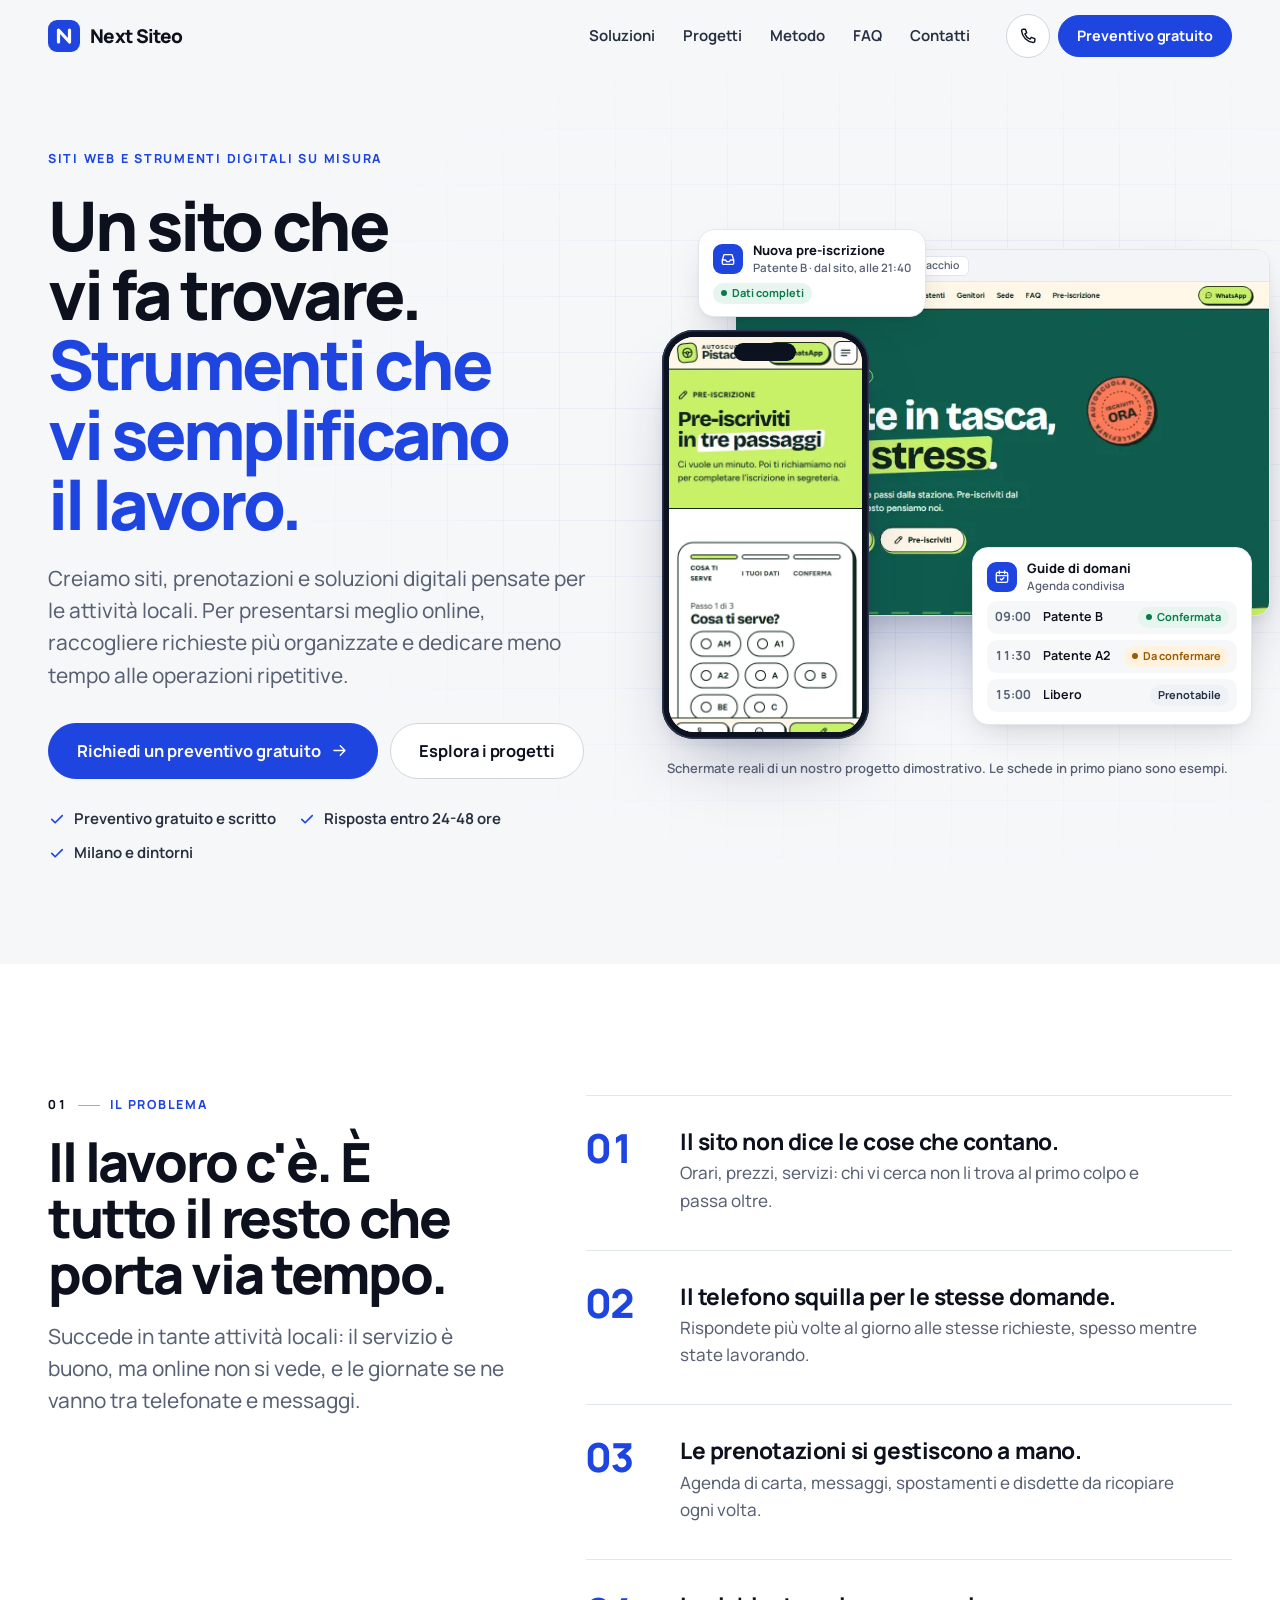
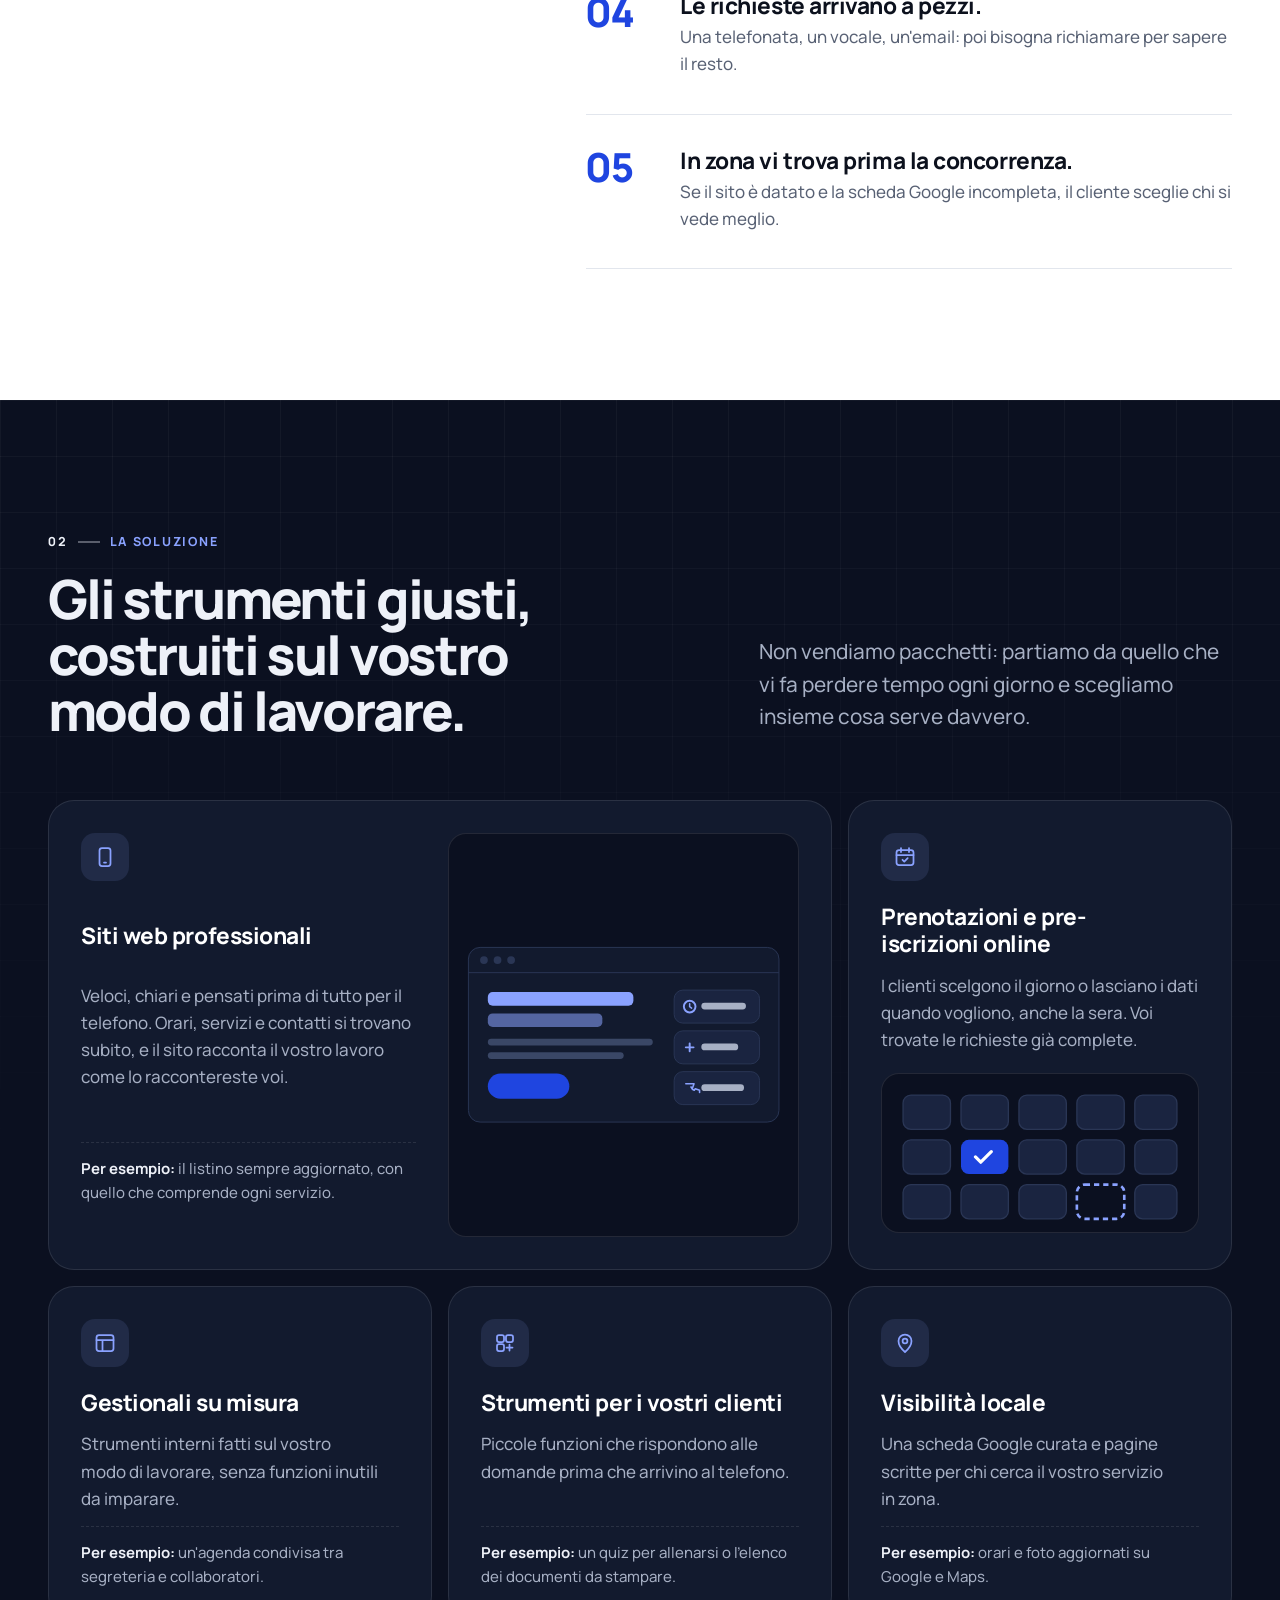
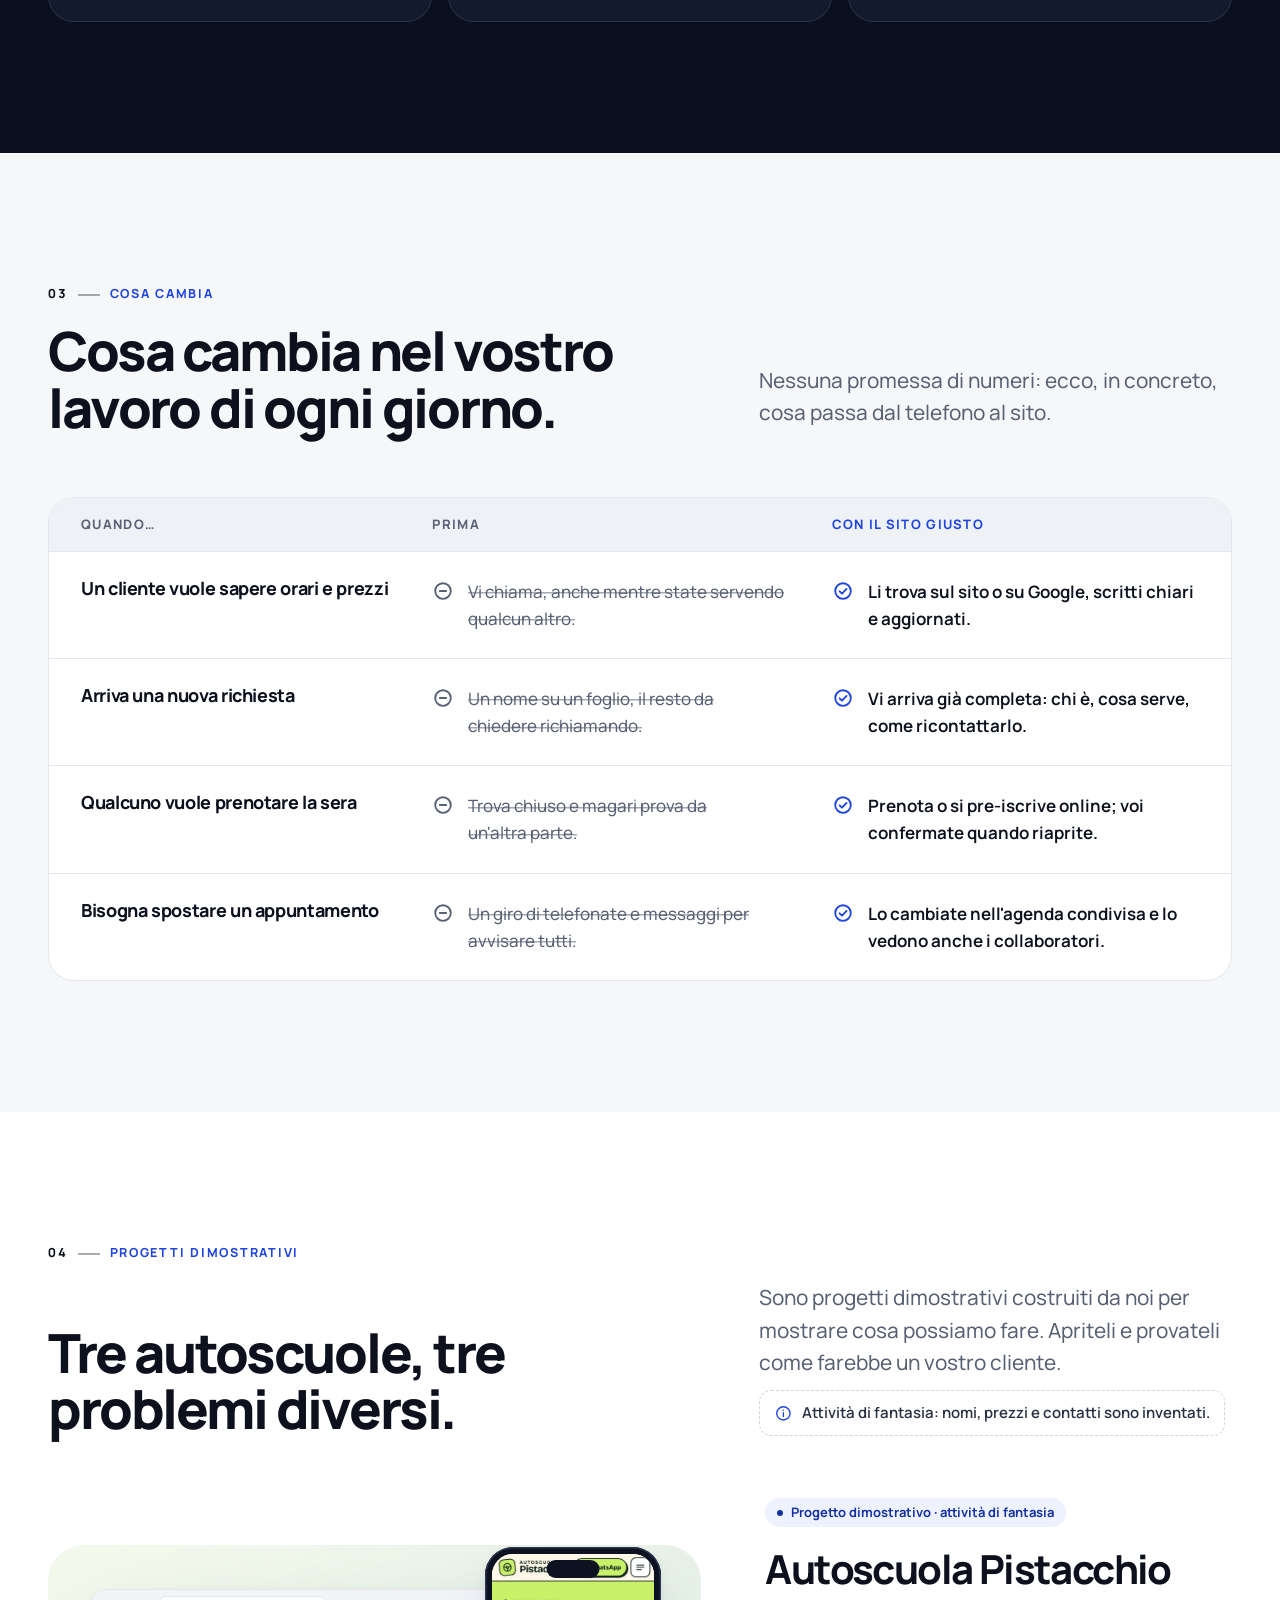
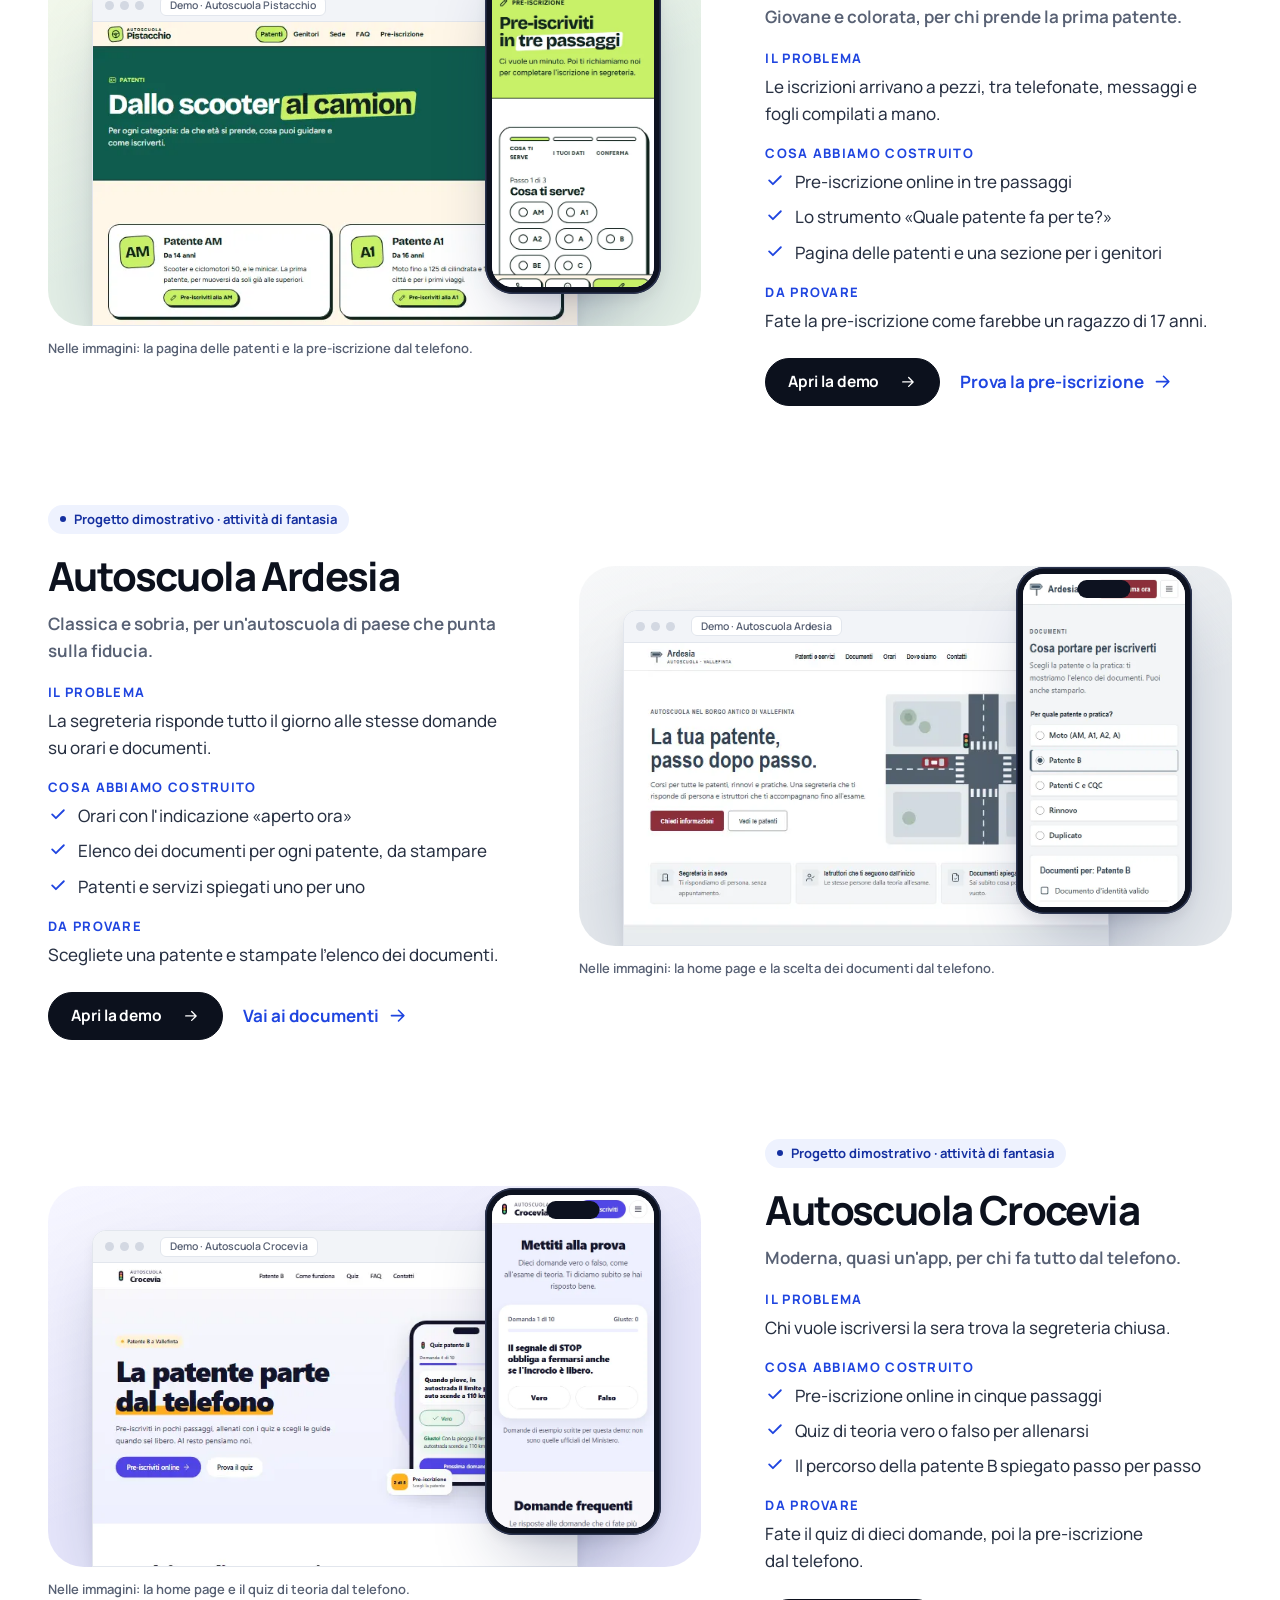
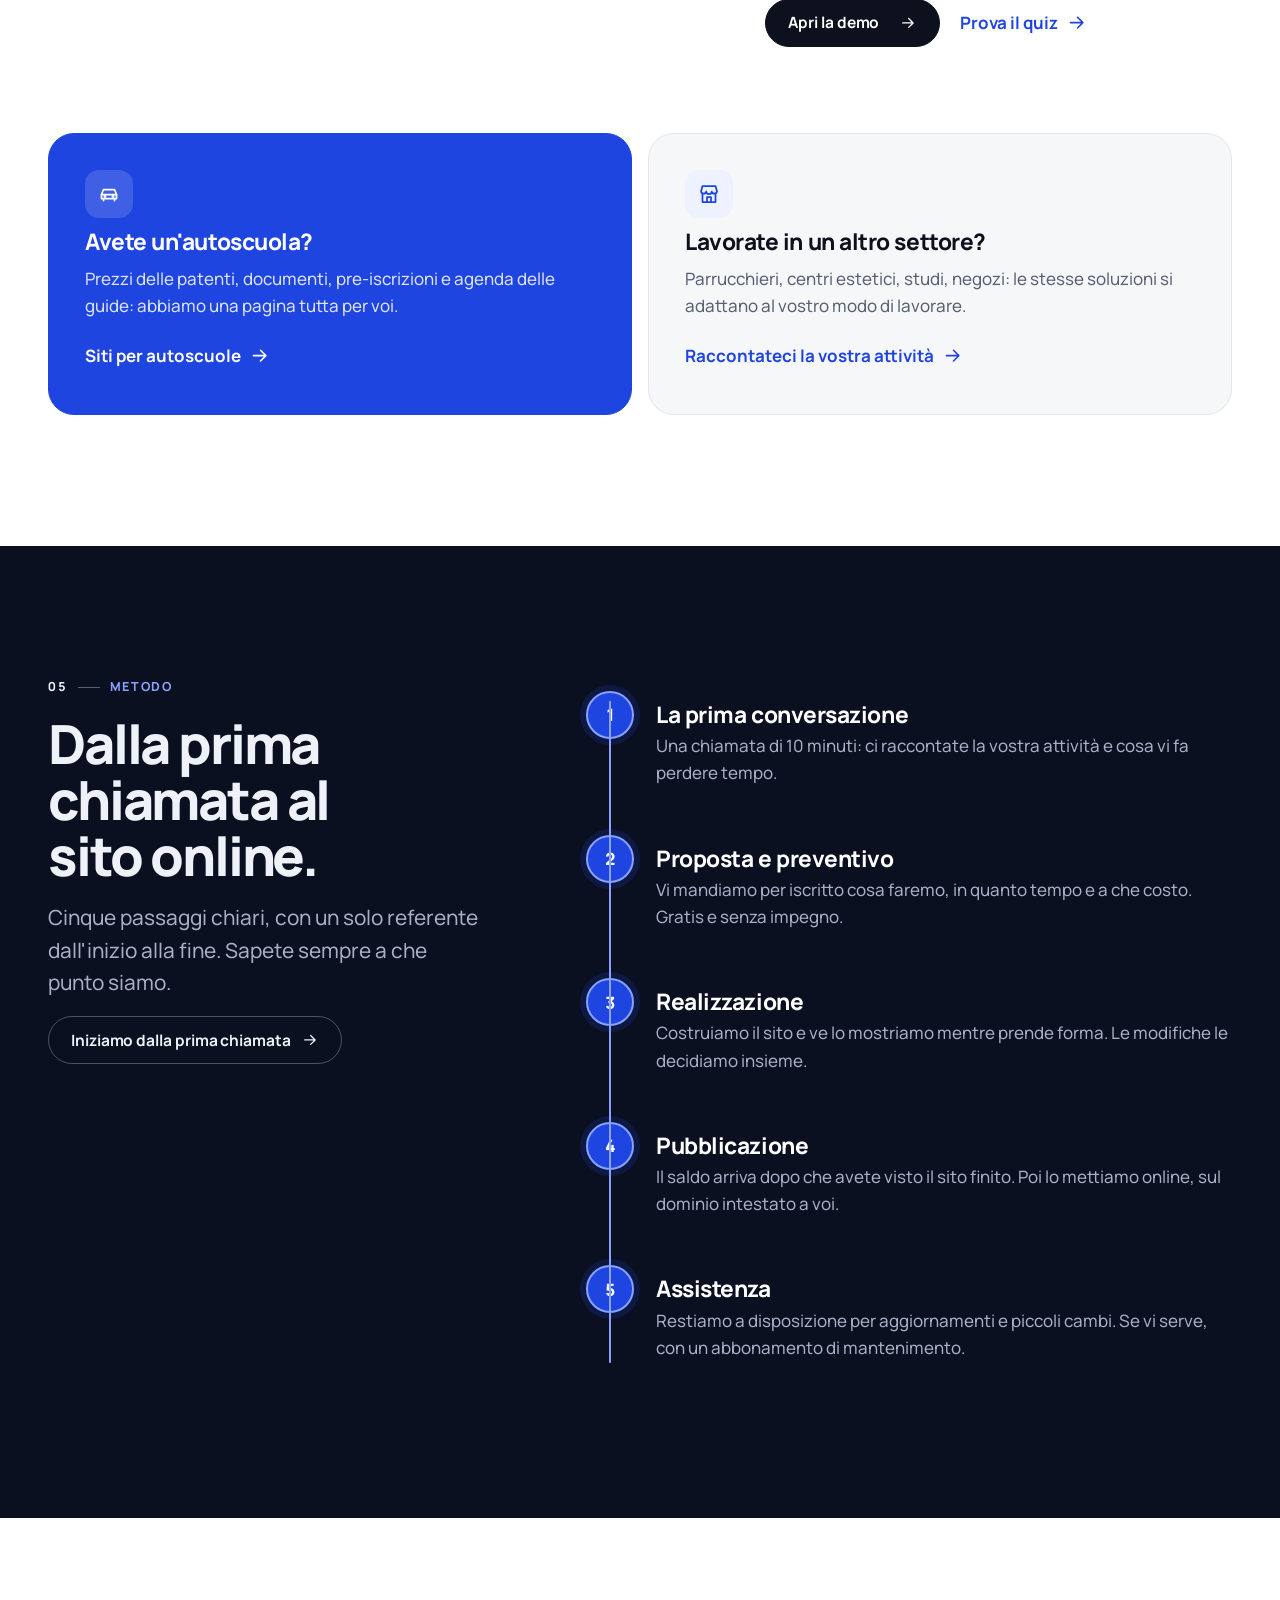
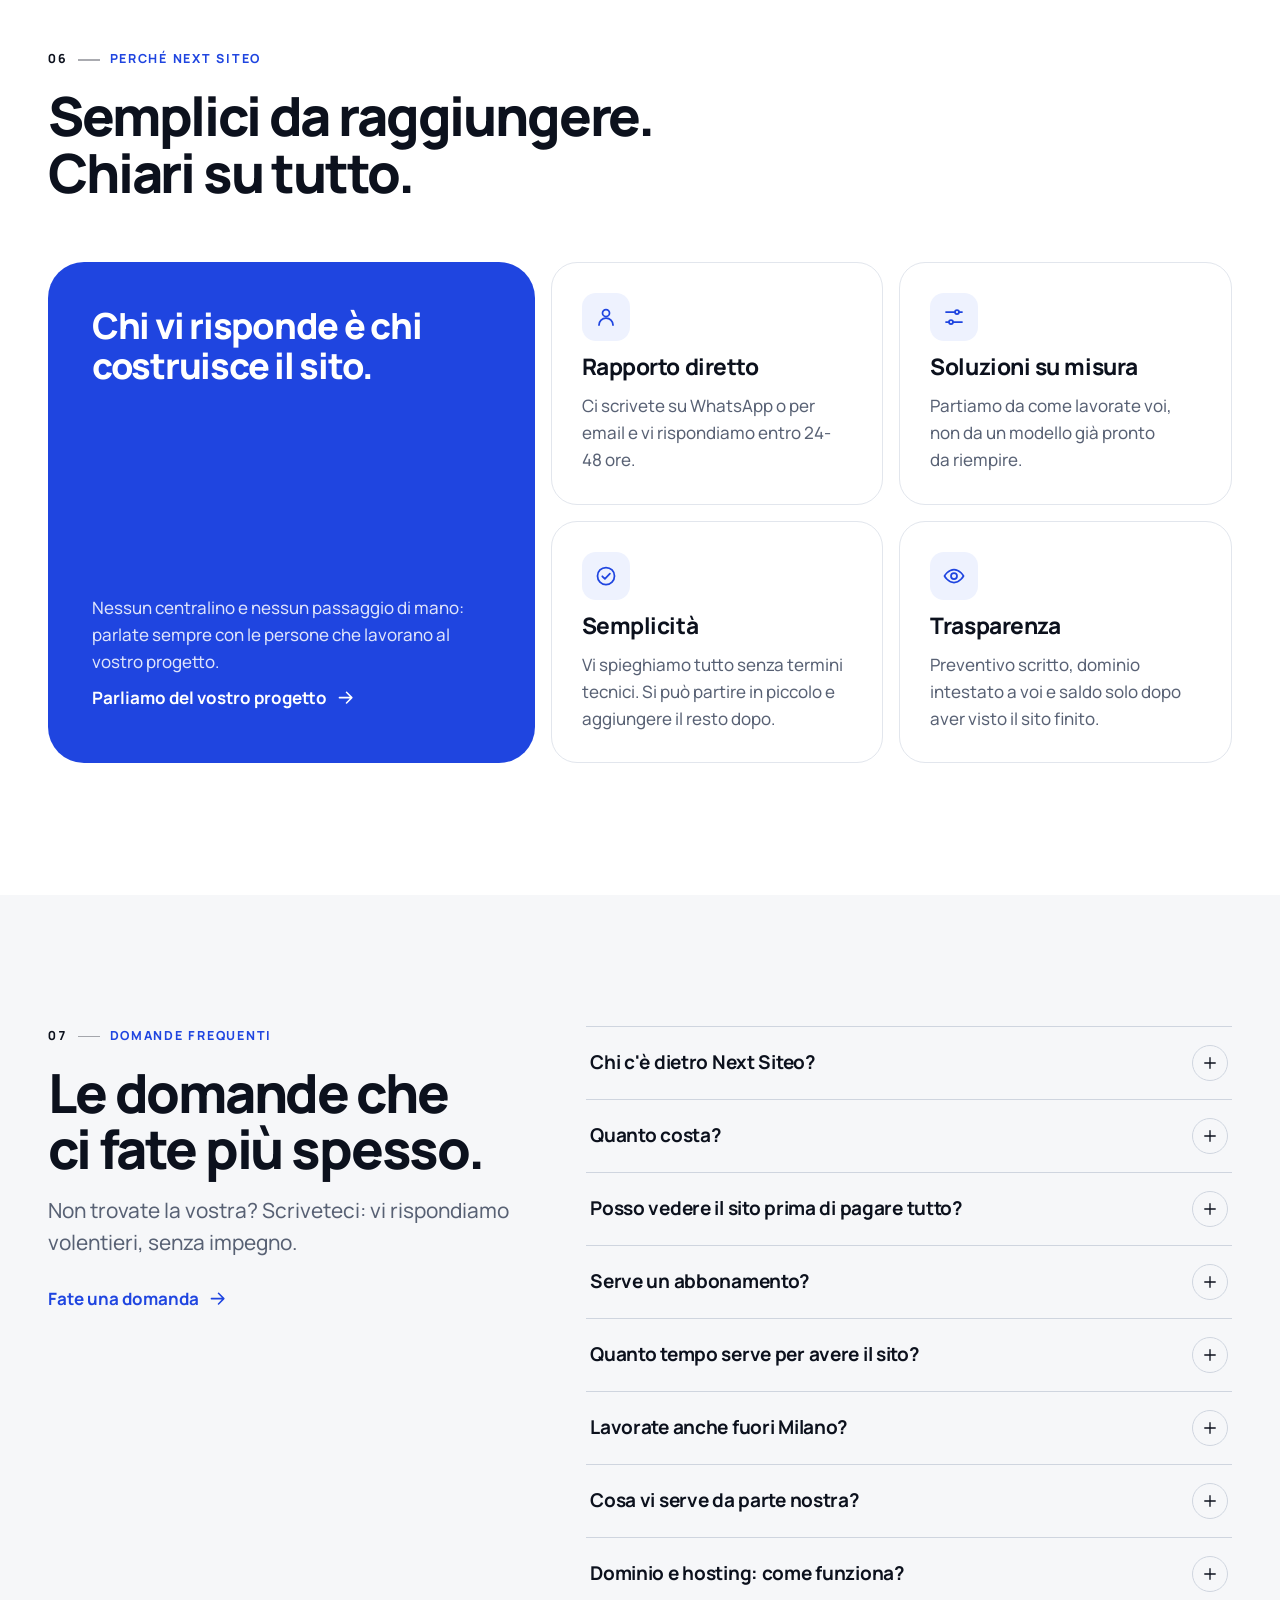
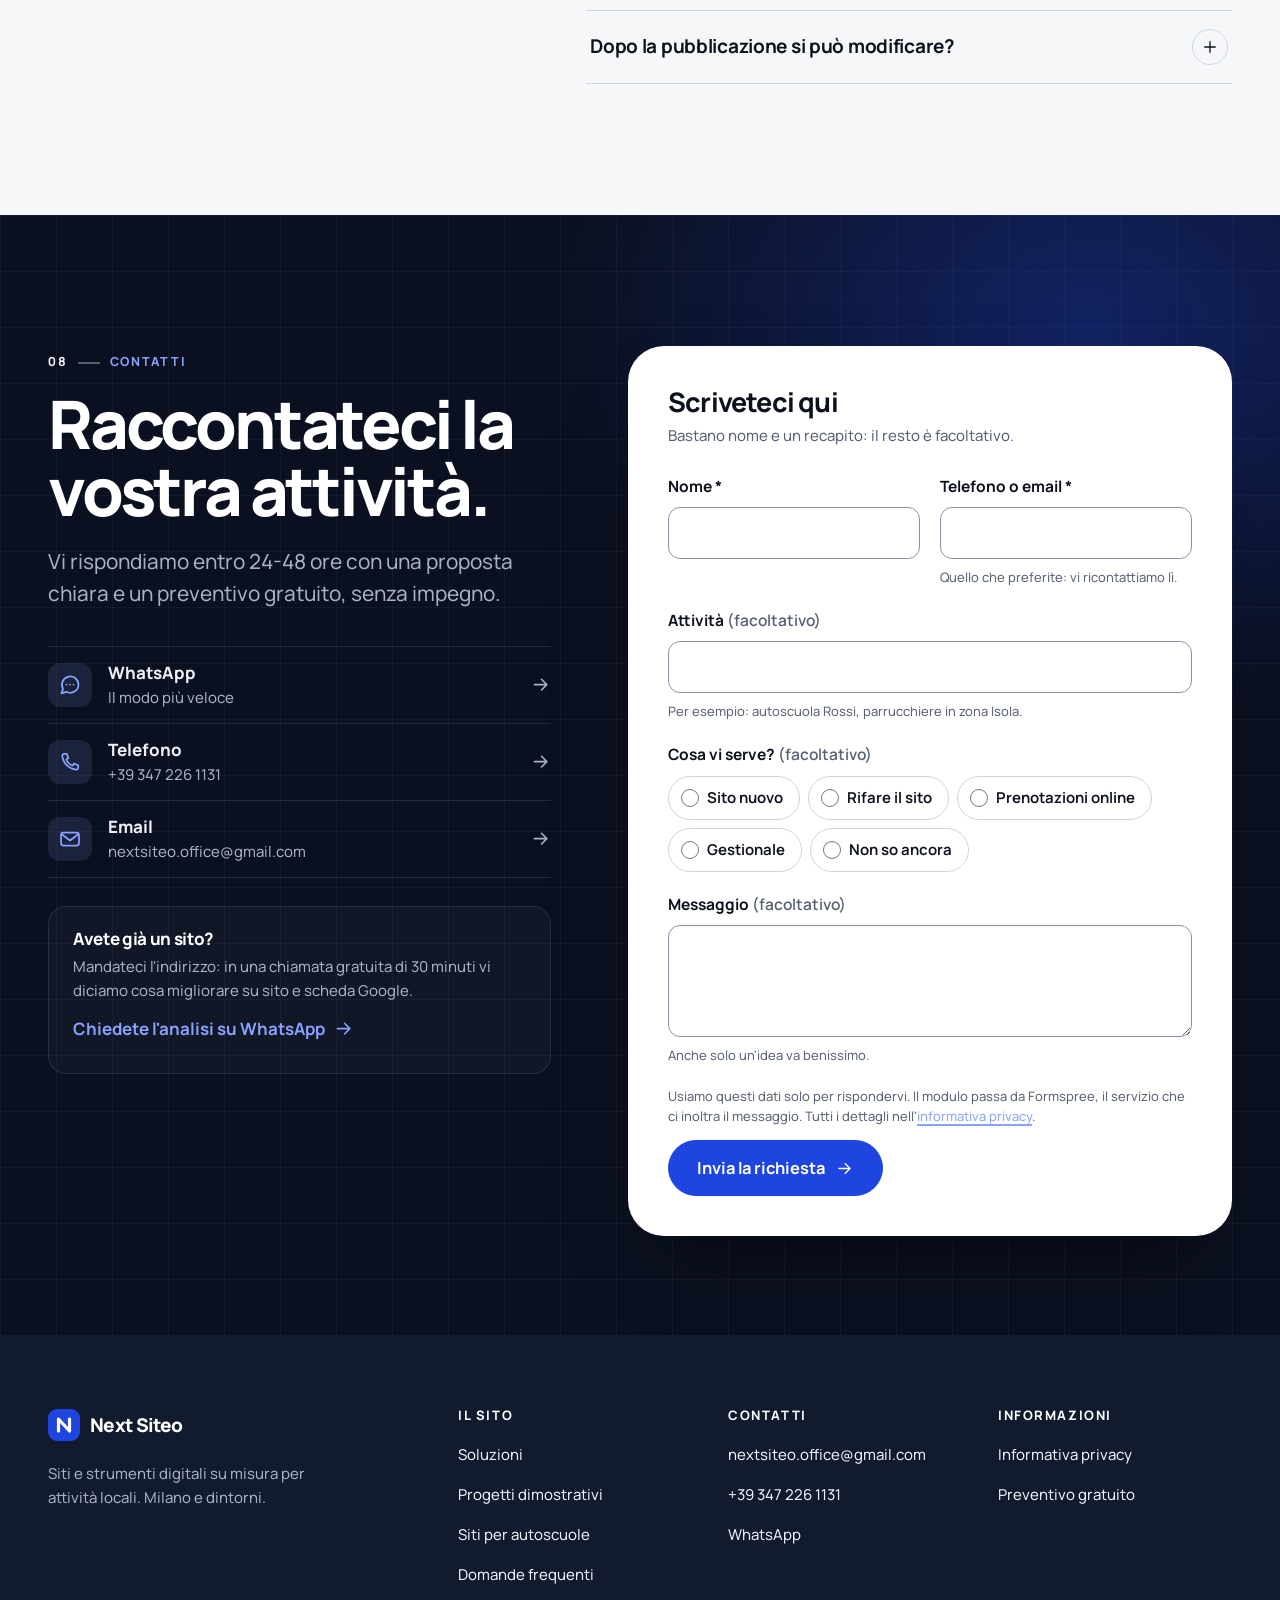
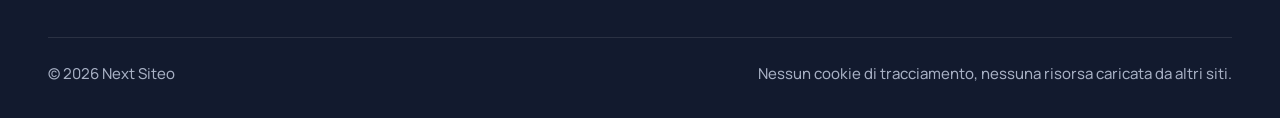
<file: index.html>
<!doctype html>
<html lang="it">
<head>
  <meta charset="utf-8">
  <meta name="viewport" content="width=device-width, initial-scale=1, viewport-fit=cover">
  <title>Siti web, prenotazioni e gestionali a Milano | Next Siteo</title>
  <meta name="description" content="Siti web veloci, prenotazioni online e gestionali su misura per attività locali a Milano e dintorni. Provate le demo e chiedete un preventivo gratuito.">
  <meta name="theme-color" content="#F6F7F9">
  <meta name="format-detection" content="telephone=no">

  <!-- INDIRIZZO DEL SITO: se cambiate dominio, sostituite "https://nextsiteo.github.io/" ovunque (vedi README, punto 7) -->
  <link rel="canonical" href="https://nextsiteo.github.io/">

  <meta property="og:type" content="website">
  <meta property="og:locale" content="it_IT">
  <meta property="og:site_name" content="Next Siteo">
  <meta property="og:title" content="Next Siteo | Un sito che vi fa trovare. Strumenti che vi semplificano il lavoro.">
  <meta property="og:description" content="Siti, prenotazioni e strumenti digitali su misura per attività locali. Guardate le demo e chiedete un preventivo gratuito.">
  <meta property="og:url" content="https://nextsiteo.github.io/">
  <meta property="og:image" content="https://nextsiteo.github.io/assets/og-image.png">
  <meta property="og:image:width" content="1200">
  <meta property="og:image:height" content="630">
  <meta property="og:image:alt" content="Next Siteo: siti e strumenti digitali su misura per attività locali">
  <meta name="twitter:card" content="summary_large_image">

  <link rel="icon" href="assets/favicon.svg" type="image/svg+xml">
  <link rel="preload" href="assets/fonts/manrope-latin.woff2" as="font" type="font/woff2" crossorigin>
  <link rel="stylesheet" href="css/style.css?v=2026-10-17">
  <!-- Animazioni allo scroll solo con JavaScript attivo; se js/main.js non arriva entro 3 secondi si mostra tutto -->
  <script>document.documentElement.classList.add('js');setTimeout(function(){if(!window.NEXTSITEO_PRONTO)document.documentElement.classList.remove('js')},3000);</script>

  <script type="application/ld+json">
  {
    "@context": "https://schema.org",
    "@type": "ProfessionalService",
    "name": "Next Siteo",
    "description": "Siti web, prenotazioni e pre-iscrizioni online, gestionali e strumenti digitali su misura per attività locali.",
    "url": "https://nextsiteo.github.io/",
    "logo": "https://nextsiteo.github.io/assets/favicon.svg",
    "image": "https://nextsiteo.github.io/assets/og-image.png",
    "email": "nextsiteo.office@gmail.com",
    "telephone": "+393472261131",
    "address": {
      "@type": "PostalAddress",
      "addressLocality": "Milano",
      "addressRegion": "MI",
      "addressCountry": "IT"
    },
    "areaServed": [
      { "@type": "City", "name": "Milano" },
      { "@type": "AdministrativeArea", "name": "Lombardia" }
    ],
    "knowsLanguage": "it",
    "serviceType": ["Realizzazione siti web", "Prenotazioni online", "Gestionali su misura", "Visibilità su Google e Maps"]
  }
  </script>
  <!-- FAQPage: generato dal testo delle FAQ qui sotto (se cambiate una FAQ, aggiornate anche questo blocco) -->
  <script type="application/ld+json" data-faq-jsonld>
  {
    "@context": "https://schema.org",
    "@type": "FAQPage",
    "mainEntity": [
      {
        "@type": "Question",
        "name": "Chi c'è dietro Next Siteo?",
        "acceptedAnswer": {
          "@type": "Answer",
          "text": "Siamo quattro studenti di Ingegneria del Politecnico di Milano. Aiutiamo le attività locali a costruire la loro presenza online: guardiamo come vi vedono oggi i clienti, troviamo cosa migliorare e costruiamo un sito che rispecchi l'impegno che mettete ogni giorno nel vostro lavoro."
        }
      },
      {
        "@type": "Question",
        "name": "Quanto costa?",
        "acceptedAnswer": {
          "@type": "Answer",
          "text": "Dipende da cosa vi serve: quante pagine, quali funzioni (prenotazioni, pre-iscrizioni, gestionale) e se testi e foto sono già pronti o vanno preparati. Il preventivo è gratuito, scritto e senza impegno. Chiedetelo qui."
        }
      },
      {
        "@type": "Question",
        "name": "Posso vedere il sito prima di pagare tutto?",
        "acceptedAnswer": {
          "@type": "Answer",
          "text": "Sì. Il pagamento è diviso in due parti: un acconto all'inizio e il saldo dopo che avete visto il sito finito."
        }
      },
      {
        "@type": "Question",
        "name": "Serve un abbonamento?",
        "acceptedAnswer": {
          "@type": "Answer",
          "text": "Non per forza. Abbiamo diverse formule: vi consigliamo quella con l'abbonamento per il mantenimento del sito, ma ne parliamo insieme in videochiamata."
        }
      },
      {
        "@type": "Question",
        "name": "Quanto tempo serve per avere il sito?",
        "acceptedAnswer": {
          "@type": "Answer",
          "text": "Dipende da cosa vi serve: un sito vetrina richiede meno tempo di un gestionale. Nel preventivo trovate sempre una data di consegna, concordata prima di iniziare."
        }
      },
      {
        "@type": "Question",
        "name": "Lavorate anche fuori Milano?",
        "acceptedAnswer": {
          "@type": "Answer",
          "text": "Sì. Lavoriamo a Milano e in tutte le zone vicine, e in alcuni casi anche fuori dalla Lombardia."
        }
      },
      {
        "@type": "Question",
        "name": "Cosa vi serve da parte nostra?",
        "acceptedAnswer": {
          "@type": "Answer",
          "text": "Poco: le informazioni sulla vostra attività (servizi, orari, contatti), il logo se c'è e qualche foto vera, se l'avete. Se i testi mancano, li scriviamo insieme."
        }
      },
      {
        "@type": "Question",
        "name": "Dominio e hosting: come funziona?",
        "acceptedAnswer": {
          "@type": "Answer",
          "text": "Il dominio (per esempio nomeattività.it) resta intestato a voi. Vi consigliamo dove pubblicare il sito e vi spieghiamo eventuali costi prima di iniziare, così non ci sono sorprese."
        }
      },
      {
        "@type": "Question",
        "name": "Dopo la pubblicazione si può modificare?",
        "acceptedAnswer": {
          "@type": "Answer",
          "text": "Sì. Orari, testi e foto cambiano: ci scrivete cosa aggiornare e lo sistemiamo noi. Se preferite, possiamo prevedere un modo semplice per aggiornare da soli le parti che cambiano più spesso, come orari e avvisi."
        }
      }
    ]
  }
  </script>
</head>
<body data-pagina="home">
  <!-- Icone disegnate per il sito: griglia 24x24, tratto 1.75 -->
  <svg class="sprite" aria-hidden="true" focusable="false">
    <symbol id="i-arrow" viewBox="0 0 24 24"><path d="M5 12h14M13 6l6 6-6 6"/></symbol>
    <symbol id="i-menu" viewBox="0 0 24 24"><path d="M4 7h16M4 12h16M4 17h16"/></symbol>
    <symbol id="i-close" viewBox="0 0 24 24"><path d="M6 6l12 12M18 6 6 18"/></symbol>
    <symbol id="i-plus" viewBox="0 0 24 24"><path d="M12 5v14M5 12h14"/></symbol>
    <symbol id="i-check" viewBox="0 0 24 24"><path d="m5 12.5 4.5 4.5L19 7.5"/></symbol>
    <symbol id="i-check-circle" viewBox="0 0 24 24"><circle cx="12" cy="12" r="8.5"/><path d="m8.3 12.3 2.6 2.6 5-5.2"/></symbol>
    <symbol id="i-minus-circle" viewBox="0 0 24 24"><circle cx="12" cy="12" r="8.5"/><path d="M8.5 12h7"/></symbol>
    <symbol id="i-phone" viewBox="0 0 24 24"><path d="M6.2 3.8h2.6l1.6 4.3-2.1 1.4a10.8 10.8 0 0 0 6.2 6.2l1.4-2.1 4.3 1.6v2.6a1.9 1.9 0 0 1-2 1.9A15.7 15.7 0 0 1 4.3 5.8a1.9 1.9 0 0 1 1.9-2z"/></symbol>
    <symbol id="i-chat" viewBox="0 0 24 24"><path d="M20.5 11.5a8.3 8.3 0 0 1-12.2 7.3L3.5 20.4l1.5-4.5a8.3 8.3 0 1 1 15.5-4.4z"/><path d="M8.5 11.6h.01M12 11.6h.01M15.5 11.6h.01"/></symbol>
    <symbol id="i-mail" viewBox="0 0 24 24"><rect x="3" y="5.5" width="18" height="13" rx="2.5"/><path d="m4 7.5 8 6 8-6"/></symbol>
    <symbol id="i-mobile" viewBox="0 0 24 24"><rect x="6.5" y="3" width="11" height="18" rx="2.5"/><path d="M11 17.5h2"/></symbol>
    <symbol id="i-calendar" viewBox="0 0 24 24"><rect x="3.5" y="5" width="17" height="15" rx="2.5"/><path d="M3.5 10h17M8 3v4M16 3v4"/><path d="m9.5 14.8 1.8 1.8 3.4-3.4"/></symbol>
    <symbol id="i-layout" viewBox="0 0 24 24"><rect x="3.5" y="4" width="17" height="16" rx="2.5"/><path d="M3.5 9h17M9.5 9v11"/></symbol>
    <symbol id="i-apps" viewBox="0 0 24 24"><rect x="4" y="4" width="7" height="7" rx="2"/><rect x="13" y="4" width="7" height="7" rx="2"/><rect x="4" y="13" width="7" height="7" rx="2"/><path d="M16.5 13.5v6M13.5 16.5h6"/></symbol>
    <symbol id="i-pin" viewBox="0 0 24 24"><path d="M12 21s-6.5-5.6-6.5-11a6.5 6.5 0 0 1 13 0c0 5.4-6.5 11-6.5 11z"/><circle cx="12" cy="10" r="2.4"/></symbol>
    <symbol id="i-inbox" viewBox="0 0 24 24"><path d="M3.5 13.5 6 5.5h12l2.5 8v5A1.5 1.5 0 0 1 19 20H5a1.5 1.5 0 0 1-1.5-1.5z"/><path d="M3.5 13.5h5l1.5 2.5h4l1.5-2.5h5"/></symbol>
    <symbol id="i-person" viewBox="0 0 24 24"><circle cx="12" cy="8" r="3.5"/><path d="M5 20a7 7 0 0 1 14 0"/></symbol>
    <symbol id="i-sliders" viewBox="0 0 24 24"><path d="M4 7h9M17 7h3M4 17h3M11 17h9"/><circle cx="15" cy="7" r="2"/><circle cx="9" cy="17" r="2"/></symbol>
    <symbol id="i-eye" viewBox="0 0 24 24"><path d="M2.5 12S6 5.5 12 5.5 21.5 12 21.5 12 18 18.5 12 18.5 2.5 12 2.5 12z"/><circle cx="12" cy="12" r="3"/></symbol>
    <symbol id="i-doc" viewBox="0 0 24 24"><path d="M6 3.5h8l4.5 4.5v12.5H6z"/><path d="M14 3.5V8h4.5M9 12.5h6M9 16h6"/></symbol>
    <symbol id="i-car" viewBox="0 0 24 24"><path d="M5 16.5h14M6.5 16.5v2M17.5 16.5v2M4.5 16.5v-4l2-5h11l2 5v4"/><path d="M4.5 12.5h15"/><circle cx="8" cy="14.5" r=".6"/><circle cx="16" cy="14.5" r=".6"/></symbol>
    <symbol id="i-store" viewBox="0 0 24 24"><path d="M4 9.5 5.5 4h13L20 9.5M4 9.5a2.7 2.7 0 0 0 5.3 0 2.7 2.7 0 0 0 5.4 0 2.7 2.7 0 0 0 5.3 0M5.5 11.5V20h13v-8.5M10 20v-5h4v5"/></symbol>
    <symbol id="i-search" viewBox="0 0 24 24"><circle cx="11" cy="11" r="6.5"/><path d="m20 20-4.4-4.4"/></symbol>
    <symbol id="i-info" viewBox="0 0 24 24"><circle cx="12" cy="12" r="8.5"/><path d="M12 11v5M12 8h.01"/></symbol>
    <symbol id="i-star" viewBox="0 0 24 24"><path d="m12 3.5 2.6 5.3 5.9.9-4.3 4.1 1 5.8-5.2-2.7-5.2 2.7 1-5.8-4.3-4.1 5.9-.9z"/></symbol>
  </svg>

  <a class="skip-link" href="#contenuto">Vai al contenuto</a>
  <span class="top-sentinel" aria-hidden="true"></span>

  <header class="header" data-header>
    <div class="container header__bar">
      <a class="logo" href="index.html" aria-label="Next Siteo, torna all'inizio">
        <svg class="logo__mark" viewBox="0 0 32 32" aria-hidden="true" focusable="false">
          <rect width="32" height="32" rx="9"/>
          <path d="M10.5 22V10l11 12V10"/>
        </svg>
        <span class="logo__word">Next Siteo</span>
      </a>

      <nav class="nav" aria-label="Menu principale">
        <ul class="nav__list" role="list">
          <li><a href="#soluzioni">Soluzioni</a></li>
          <li><a href="#progetti">Progetti</a></li>
          <li><a href="#metodo">Metodo</a></li>
          <li><a href="#faq">FAQ</a></li>
          <li><a href="#contatti">Contatti</a></li>
        </ul>
      </nav>

      <div class="header__actions">
        <a class="call-btn" href="tel:+393472261131" aria-label="Chiamateci: +39 347 226 1131">
          <svg class="icon" aria-hidden="true"><use href="#i-phone"/></svg>
        </a>
        <a class="btn btn--primary btn--sm header__cta" href="#contatti">Preventivo gratuito</a>
        <button class="menu-btn" type="button" aria-expanded="false" aria-controls="menu-mobile" data-menu-toggle>
          <svg class="icon i-open" aria-hidden="true"><use href="#i-menu"/></svg>
          <svg class="icon i-close" aria-hidden="true"><use href="#i-close"/></svg>
          <span class="sr-only">Apri il menu</span>
        </button>
      </div>
    </div>

    <div class="menu-mobile" id="menu-mobile" data-menu hidden>
      <nav class="container" aria-label="Menu mobile">
        <ul role="list">
          <li><a href="#soluzioni">Soluzioni <svg class="icon" aria-hidden="true"><use href="#i-arrow"/></svg></a></li>
          <li><a href="#progetti">Progetti <svg class="icon" aria-hidden="true"><use href="#i-arrow"/></svg></a></li>
          <li><a href="#metodo">Metodo <svg class="icon" aria-hidden="true"><use href="#i-arrow"/></svg></a></li>
          <li><a href="#faq">Domande frequenti <svg class="icon" aria-hidden="true"><use href="#i-arrow"/></svg></a></li>
          <li><a href="#contatti">Contatti <svg class="icon" aria-hidden="true"><use href="#i-arrow"/></svg></a></li>
        </ul>
        <a class="btn btn--primary btn--lg btn--block" href="#contatti">Richiedi un preventivo gratuito</a>
      </nav>
    </div>
  </header>

  <main id="contenuto" tabindex="-1">

    <!-- ============ HERO ============ -->
    <section class="hero" aria-labelledby="hero-title">
      <div class="container hero__grid">
        <div class="hero__text">
          <p class="kicker" data-enter style="--i:0">Siti web e strumenti digitali su misura</p>
          <h1 id="hero-title" class="hero__title" data-enter style="--i:1">Un sito che vi fa trovare. <span>Strumenti che vi semplificano il lavoro.</span></h1>
          <p class="lead hero__lead" data-enter style="--i:2">Creiamo siti, prenotazioni e soluzioni digitali pensate per le attività locali. Per presentarsi meglio online, raccogliere richieste più organizzate e dedicare meno tempo alle operazioni ripetitive.</p>
          <div class="btn-row" data-enter style="--i:3">
            <a class="btn btn--primary btn--lg" href="#contatti">Richiedi un preventivo gratuito <svg class="icon icon--arrow" aria-hidden="true"><use href="#i-arrow"/></svg></a>
            <a class="btn btn--lg" href="#progetti">Esplora i progetti</a>
          </div>
          <ul class="hero__facts" role="list" data-enter style="--i:4">
            <li><svg class="icon" aria-hidden="true"><use href="#i-check"/></svg>Preventivo gratuito e scritto</li>
            <li><svg class="icon" aria-hidden="true"><use href="#i-check"/></svg>Risposta entro 24-48 ore</li>
            <li><svg class="icon" aria-hidden="true"><use href="#i-check"/></svg>Milano e dintorni</li>
          </ul>
        </div>

        <!-- Composizione: schermate reali della demo Pistacchio + due schede illustrative (dati di esempio) -->
        <figure class="showcase" data-parallax>
          <div class="showcase__stage" aria-hidden="true">
            <div class="showcase__glow"></div>
            <div class="browser" data-depth="0.35">
              <div class="browser__bar"><i></i><i></i><i></i><span class="browser__url">Demo · Autoscuola Pistacchio</span></div>
              <img src="assets/anteprime/pistacchio-home-1280.webp" srcset="assets/anteprime/pistacchio-home-640.webp 640w, assets/anteprime/pistacchio-home-1280.webp 1280w" sizes="(min-width: 1024px) 540px, 88vw" width="1280" height="800" alt="" loading="lazy" decoding="async">
            </div>
            <div class="phone" data-depth="0.9">
              <div class="phone__screen">
                <img src="assets/anteprime/pistacchio-iscrizione-390.webp" srcset="assets/anteprime/pistacchio-iscrizione-390.webp 390w, assets/anteprime/pistacchio-iscrizione-780.webp 780w" sizes="(min-width: 1024px) 200px, 33vw" width="390" height="844" alt="" loading="lazy" decoding="async">
              </div>
            </div>
            <div class="ui-card showcase__card-a" data-depth="1.5">
              <div class="ui-card__top">
                <span class="ui-card__icon"><svg class="icon"><use href="#i-inbox"/></svg></span>
                <div><strong>Nuova pre-iscrizione</strong><small>Patente B · dal sito, alle 21:40</small></div>
              </div>
              <div><span class="ui-chip ui-chip--ok">Dati completi</span></div>
            </div>
            <div class="ui-card showcase__card-b" data-depth="1.2">
              <div class="ui-card__top">
                <span class="ui-card__icon"><svg class="icon"><use href="#i-calendar"/></svg></span>
                <div><strong>Guide di domani</strong><small>Agenda condivisa</small></div>
              </div>
              <div class="ui-slots">
                <div class="ui-slot"><time>09:00</time><span>Patente B</span><span class="ui-chip ui-chip--ok">Confermata</span></div>
                <div class="ui-slot"><time>11:30</time><span>Patente A2</span><span class="ui-chip ui-chip--warn">Da confermare</span></div>
                <div class="ui-slot"><time>15:00</time><span>Libero</span><span class="ui-chip">Prenotabile</span></div>
              </div>
            </div>
          </div>
          <figcaption data-enter style="--i:6">Schermate reali di un nostro progetto dimostrativo. Le schede in primo piano sono esempi.</figcaption>
        </figure>
      </div>
    </section>

    <!-- ============ 01 IL PROBLEMA ============ -->
    <section class="section section--white" id="problema" aria-labelledby="problema-title">
      <div class="container problem">
        <div class="head" data-reveal>
          <p class="kicker"><span class="kicker__n">01</span> Il problema</p>
          <h2 id="problema-title">Il lavoro c'è. È tutto il resto che porta via tempo.</h2>
          <p class="lead">Succede in tante attività locali: il servizio è buono, ma online non si vede, e le giornate se ne vanno tra telefonate e messaggi.</p>
        </div>
        <ol class="problems" role="list">
          <li data-reveal>
            <span class="problems__n" aria-hidden="true">01</span>
            <h3>Il sito non dice le cose che contano.</h3>
            <p>Orari, prezzi, servizi: chi vi cerca non li trova al primo colpo e passa oltre.</p>
          </li>
          <li data-reveal>
            <span class="problems__n" aria-hidden="true">02</span>
            <h3>Il telefono squilla per le stesse domande.</h3>
            <p>Rispondete più volte al giorno alle stesse richieste, spesso mentre state lavorando.</p>
          </li>
          <li data-reveal>
            <span class="problems__n" aria-hidden="true">03</span>
            <h3>Le prenotazioni si gestiscono a mano.</h3>
            <p>Agenda di carta, messaggi, spostamenti e disdette da ricopiare ogni volta.</p>
          </li>
          <li data-reveal>
            <span class="problems__n" aria-hidden="true">04</span>
            <h3>Le richieste arrivano a pezzi.</h3>
            <p>Una telefonata, un vocale, un'email: poi bisogna richiamare per sapere il resto.</p>
          </li>
          <li data-reveal>
            <span class="problems__n" aria-hidden="true">05</span>
            <h3>In zona vi trova prima la concorrenza.</h3>
            <p>Se il sito è datato e la scheda Google incompleta, il cliente sceglie chi si vede meglio.</p>
          </li>
        </ol>
      </div>
    </section>

    <!-- ============ 02 LA SOLUZIONE ============ -->
    <section class="section on-night solution" id="soluzioni" aria-labelledby="soluzioni-title">
      <div class="container">
        <div class="head head--split" data-reveal>
          <p class="kicker"><span class="kicker__n">02</span> La soluzione</p>
          <h2 id="soluzioni-title">Gli strumenti giusti, costruiti sul vostro modo di lavorare.</h2>
          <p class="lead">Non vendiamo pacchetti: partiamo da quello che vi fa perdere tempo ogni giorno e scegliamo insieme cosa serve davvero.</p>
        </div>

        <ul class="services" role="list">
          <li data-reveal>
            <article class="service service--wide">
              <span class="icon-box"><svg class="icon" aria-hidden="true"><use href="#i-mobile"/></svg></span>
              <h3>Siti web professionali</h3>
              <p>Veloci, chiari e pensati prima di tutto per il telefono. Orari, servizi e contatti si trovano subito, e il sito racconta il vostro lavoro come lo raccontereste voi.</p>
              <p class="service__eg"><strong>Per esempio:</strong> il listino sempre aggiornato, con quello che comprende ogni servizio.</p>
              <div class="service__art" aria-hidden="true">
                <svg viewBox="0 0 360 220" role="presentation">
                  <rect x="20" y="20" width="320" height="180" rx="12" fill="#121a2e" stroke="#2a3655"/>
                  <path d="M20 46h320" stroke="#2a3655"/>
                  <circle cx="36" cy="33" r="4" fill="#2a3655"/><circle cx="50" cy="33" r="4" fill="#2a3655"/><circle cx="64" cy="33" r="4" fill="#2a3655"/>
                  <rect x="40" y="66" width="150" height="14" rx="5" fill="#8aa2ff"/>
                  <rect x="40" y="88" width="118" height="14" rx="5" fill="#8aa2ff" opacity=".55"/>
                  <rect x="40" y="114" width="170" height="7" rx="3.5" fill="#3a4766"/>
                  <rect x="40" y="128" width="140" height="7" rx="3.5" fill="#3a4766"/>
                  <rect x="40" y="150" width="84" height="26" rx="13" fill="#1f45e0"/>
                  <rect x="232" y="64" width="88" height="34" rx="9" fill="#1a2440" stroke="#2a3655"/>
                  <circle cx="248" cy="81" r="6" fill="none" stroke="#8aa2ff" stroke-width="2"/>
                  <path d="M248 78v3l2 1.5" stroke="#8aa2ff" stroke-width="1.6" stroke-linecap="round"/>
                  <rect x="260" y="77" width="46" height="7" rx="3.5" fill="#a7b0c4"/>
                  <rect x="232" y="106" width="88" height="34" rx="9" fill="#1a2440" stroke="#2a3655"/>
                  <path d="M244 123h8M248 119v8" stroke="#8aa2ff" stroke-width="2" stroke-linecap="round"/>
                  <rect x="260" y="119" width="38" height="7" rx="3.5" fill="#a7b0c4"/>
                  <rect x="232" y="148" width="88" height="34" rx="9" fill="#1a2440" stroke="#2a3655"/>
                  <path d="M244 160.5h8.5l-1.6 4.4-1.6-1.1a6 6 0 0 0 3.4 3.4l1.1-1.6 4.4 1.6v2.2" fill="none" stroke="#8aa2ff" stroke-width="1.6" stroke-linecap="round" stroke-linejoin="round"/>
                  <rect x="260" y="161" width="44" height="7" rx="3.5" fill="#a7b0c4"/>
                </svg>
              </div>
            </article>
          </li>
          <li data-reveal>
            <article class="service">
              <span class="icon-box"><svg class="icon" aria-hidden="true"><use href="#i-calendar"/></svg></span>
              <h3>Prenotazioni e pre-iscrizioni online</h3>
              <p>I clienti scelgono il giorno o lasciano i dati quando vogliono, anche la sera. Voi trovate le richieste già complete.</p>
              <div class="service__art" aria-hidden="true">
                <svg viewBox="0 0 240 120" role="presentation">
                  <g fill="#1a2440" stroke="#2a3655">
                    <rect x="16" y="16" width="36" height="26" rx="6"/><rect x="60" y="16" width="36" height="26" rx="6"/><rect x="104" y="16" width="36" height="26" rx="6"/><rect x="148" y="16" width="36" height="26" rx="6"/><rect x="192" y="16" width="32" height="26" rx="6"/>
                    <rect x="16" y="50" width="36" height="26" rx="6"/><rect x="104" y="50" width="36" height="26" rx="6"/><rect x="148" y="50" width="36" height="26" rx="6"/><rect x="192" y="50" width="32" height="26" rx="6"/>
                    <rect x="16" y="84" width="36" height="26" rx="6"/><rect x="60" y="84" width="36" height="26" rx="6"/><rect x="104" y="84" width="36" height="26" rx="6"/><rect x="192" y="84" width="32" height="26" rx="6"/>
                  </g>
                  <rect x="60" y="50" width="36" height="26" rx="6" fill="#1f45e0"/>
                  <path d="m71 63 4 4 8-8" stroke="#fff" stroke-width="2.4" fill="none" stroke-linecap="round" stroke-linejoin="round"/>
                  <rect x="148" y="84" width="36" height="26" rx="6" fill="none" stroke="#8aa2ff" stroke-width="2" stroke-dasharray="4 3"/>
                </svg>
              </div>
            </article>
          </li>
          <li data-reveal>
            <article class="service">
              <span class="icon-box"><svg class="icon" aria-hidden="true"><use href="#i-layout"/></svg></span>
              <h3>Gestionali su misura</h3>
              <p>Strumenti interni fatti sul vostro modo di lavorare, senza funzioni inutili da imparare.</p>
              <p class="service__eg"><strong>Per esempio:</strong> un'agenda condivisa tra segreteria e collaboratori.</p>
            </article>
          </li>
          <li data-reveal>
            <article class="service">
              <span class="icon-box"><svg class="icon" aria-hidden="true"><use href="#i-apps"/></svg></span>
              <h3>Strumenti per i vostri clienti</h3>
              <p>Piccole funzioni che rispondono alle domande prima che arrivino al telefono.</p>
              <p class="service__eg"><strong>Per esempio:</strong> un quiz per allenarsi o l'elenco dei documenti da stampare.</p>
            </article>
          </li>
          <li data-reveal>
            <article class="service">
              <span class="icon-box"><svg class="icon" aria-hidden="true"><use href="#i-pin"/></svg></span>
              <h3>Visibilità locale</h3>
              <p>Una scheda Google curata e pagine scritte per chi cerca il vostro servizio in zona.</p>
              <p class="service__eg"><strong>Per esempio:</strong> orari e foto aggiornati su Google e Maps.</p>
            </article>
          </li>
        </ul>
      </div>
    </section>

    <!-- ============ 03 COSA CAMBIA ============ -->
    <section class="section section--paper" id="cosa-cambia" aria-labelledby="cambia-title">
      <div class="container">
        <div class="head head--split" data-reveal>
          <p class="kicker"><span class="kicker__n">03</span> Cosa cambia</p>
          <h2 id="cambia-title">Cosa cambia nel vostro lavoro di ogni giorno.</h2>
          <p class="lead">Nessuna promessa di numeri: ecco, in concreto, cosa passa dal telefono al sito.</p>
        </div>

        <div class="compare-wrap">
          <p class="compare__legend" aria-hidden="true"><span>Quando…</span><span>Prima</span><span>Con il sito giusto</span></p>
          <ul class="compare" role="list">
            <li data-reveal>
              <h3>Un cliente vuole sapere orari e prezzi</h3>
              <dl>
                <div class="compare__before"><svg class="icon" aria-hidden="true"><use href="#i-minus-circle"/></svg><dt>Prima</dt><dd><span class="strike">Vi chiama, anche mentre state servendo qualcun altro.</span></dd></div>
                <div class="compare__after"><svg class="icon" aria-hidden="true"><use href="#i-check-circle"/></svg><dt>Con il sito giusto</dt><dd>Li trova sul sito o su Google, scritti chiari e aggiornati.</dd></div>
              </dl>
            </li>
            <li data-reveal>
              <h3>Arriva una nuova richiesta</h3>
              <dl>
                <div class="compare__before"><svg class="icon" aria-hidden="true"><use href="#i-minus-circle"/></svg><dt>Prima</dt><dd><span class="strike">Un nome su un foglio, il resto da chiedere richiamando.</span></dd></div>
                <div class="compare__after"><svg class="icon" aria-hidden="true"><use href="#i-check-circle"/></svg><dt>Con il sito giusto</dt><dd>Vi arriva già completa: chi è, cosa serve, come ricontattarlo.</dd></div>
              </dl>
            </li>
            <li data-reveal>
              <h3>Qualcuno vuole prenotare la sera</h3>
              <dl>
                <div class="compare__before"><svg class="icon" aria-hidden="true"><use href="#i-minus-circle"/></svg><dt>Prima</dt><dd><span class="strike">Trova chiuso e magari prova da un'altra parte.</span></dd></div>
                <div class="compare__after"><svg class="icon" aria-hidden="true"><use href="#i-check-circle"/></svg><dt>Con il sito giusto</dt><dd>Prenota o si pre-iscrive online; voi confermate quando riaprite.</dd></div>
              </dl>
            </li>
            <li data-reveal>
              <h3>Bisogna spostare un appuntamento</h3>
              <dl>
                <div class="compare__before"><svg class="icon" aria-hidden="true"><use href="#i-minus-circle"/></svg><dt>Prima</dt><dd><span class="strike">Un giro di telefonate e messaggi per avvisare tutti.</span></dd></div>
                <div class="compare__after"><svg class="icon" aria-hidden="true"><use href="#i-check-circle"/></svg><dt>Con il sito giusto</dt><dd>Lo cambiate nell'agenda condivisa e lo vedono anche i collaboratori.</dd></div>
              </dl>
            </li>
          </ul>
        </div>
      </div>
    </section>

    <!-- ============ 04 PROGETTI DIMOSTRATIVI ============
         Per aggiungere una demo: copiate un blocco <article class="project">, cambiate testi,
         percorsi "demo/nome-cartella/..." e le anteprime in assets/anteprime/ (vedi README). -->
    <section class="section section--white" id="progetti" aria-labelledby="progetti-title">
      <div class="container">
        <div class="head head--split" data-reveal>
          <p class="kicker"><span class="kicker__n">04</span> Progetti dimostrativi</p>
          <h2 id="progetti-title">Tre autoscuole, tre problemi diversi.</h2>
          <div>
            <p class="lead">Sono progetti dimostrativi costruiti da noi per mostrare cosa possiamo fare. Apriteli e provateli come farebbe un vostro cliente.</p>
            <p class="demo-note"><svg class="icon" aria-hidden="true"><use href="#i-info"/></svg>Attività di fantasia: nomi, prezzi e contatti sono inventati.</p>
          </div>
        </div>

        <div class="projects">
          <article class="project project--pistacchio" data-reveal>
            <figure class="project__media">
              <a class="project__stage" href="demo/autoscuola-pistacchio/index.html" tabindex="-1" aria-hidden="true" data-keep-src>
                <div class="browser">
                  <div class="browser__bar"><i></i><i></i><i></i><span class="browser__url">Demo · Autoscuola Pistacchio</span></div>
                  <img src="assets/anteprime/pistacchio-patenti-1280.webp" srcset="assets/anteprime/pistacchio-patenti-640.webp 640w, assets/anteprime/pistacchio-patenti-1280.webp 1280w" sizes="(min-width: 1024px) 600px, 86vw" width="1280" height="800" alt="" loading="lazy" decoding="async">
                </div>
                <div class="phone">
                  <div class="phone__screen"><img src="assets/anteprime/pistacchio-iscrizione-390.webp" srcset="assets/anteprime/pistacchio-iscrizione-390.webp 390w, assets/anteprime/pistacchio-iscrizione-780.webp 780w" sizes="(min-width: 1024px) 180px, 27vw" width="390" height="844" alt="" loading="lazy" decoding="async"></div>
                </div>
              </a>
              <figcaption>Nelle immagini: la pagina delle patenti e la pre-iscrizione dal telefono.</figcaption>
            </figure>
            <div class="project__body">
              <p class="badge">Progetto dimostrativo · attività di fantasia</p>
              <h3 class="project__name">Autoscuola Pistacchio</h3>
              <p class="project__style">Giovane e colorata, per chi prende la prima patente.</p>
              <dl class="project__facts">
                <div><dt>Il problema</dt><dd>Le iscrizioni arrivano a pezzi, tra telefonate, messaggi e fogli compilati a mano.</dd></div>
                <div>
                  <dt>Cosa abbiamo costruito</dt>
                  <dd>
                    <ul class="checks" role="list">
                      <li><svg class="icon" aria-hidden="true"><use href="#i-check"/></svg>Pre-iscrizione online in tre passaggi</li>
                      <li><svg class="icon" aria-hidden="true"><use href="#i-check"/></svg>Lo strumento «Quale patente fa per te?»</li>
                      <li><svg class="icon" aria-hidden="true"><use href="#i-check"/></svg>Pagina delle patenti e una sezione per i genitori</li>
                    </ul>
                  </dd>
                </div>
                <div><dt>Da provare</dt><dd>Fate la pre-iscrizione come farebbe un ragazzo di 17 anni.</dd></div>
              </dl>
              <div class="project__actions">
                <a class="btn btn--dark" href="demo/autoscuola-pistacchio/index.html" data-keep-src>Apri la demo<span class="sr-only"> di Autoscuola Pistacchio</span> <svg class="icon icon--arrow" aria-hidden="true"><use href="#i-arrow"/></svg></a>
                <a class="link-arrow" href="demo/autoscuola-pistacchio/iscrizione.html" data-keep-src>Prova la pre-iscrizione <svg class="icon" aria-hidden="true"><use href="#i-arrow"/></svg></a>
              </div>
            </div>
          </article>

          <article class="project project--flip project--ardesia" data-reveal>
            <figure class="project__media">
              <a class="project__stage" href="demo/autoscuola-ardesia/index.html" tabindex="-1" aria-hidden="true" data-keep-src>
                <div class="browser">
                  <div class="browser__bar"><i></i><i></i><i></i><span class="browser__url">Demo · Autoscuola Ardesia</span></div>
                  <img src="assets/anteprime/ardesia-home-1280.webp" srcset="assets/anteprime/ardesia-home-640.webp 640w, assets/anteprime/ardesia-home-1280.webp 1280w" sizes="(min-width: 1024px) 600px, 86vw" width="1280" height="800" alt="" loading="lazy" decoding="async">
                </div>
                <div class="phone">
                  <div class="phone__screen"><img src="assets/anteprime/ardesia-documenti-390.webp" srcset="assets/anteprime/ardesia-documenti-390.webp 390w, assets/anteprime/ardesia-documenti-780.webp 780w" sizes="(min-width: 1024px) 180px, 27vw" width="390" height="844" alt="" loading="lazy" decoding="async"></div>
                </div>
              </a>
              <figcaption>Nelle immagini: la home page e la scelta dei documenti dal telefono.</figcaption>
            </figure>
            <div class="project__body">
              <p class="badge">Progetto dimostrativo · attività di fantasia</p>
              <h3 class="project__name">Autoscuola Ardesia</h3>
              <p class="project__style">Classica e sobria, per un'autoscuola di paese che punta sulla fiducia.</p>
              <dl class="project__facts">
                <div><dt>Il problema</dt><dd>La segreteria risponde tutto il giorno alle stesse domande su orari e documenti.</dd></div>
                <div>
                  <dt>Cosa abbiamo costruito</dt>
                  <dd>
                    <ul class="checks" role="list">
                      <li><svg class="icon" aria-hidden="true"><use href="#i-check"/></svg>Orari con l'indicazione «aperto ora»</li>
                      <li><svg class="icon" aria-hidden="true"><use href="#i-check"/></svg>Elenco dei documenti per ogni patente, da stampare</li>
                      <li><svg class="icon" aria-hidden="true"><use href="#i-check"/></svg>Patenti e servizi spiegati uno per uno</li>
                    </ul>
                  </dd>
                </div>
                <div><dt>Da provare</dt><dd>Scegliete una patente e stampate l'elenco dei documenti.</dd></div>
              </dl>
              <div class="project__actions">
                <a class="btn btn--dark" href="demo/autoscuola-ardesia/index.html" data-keep-src>Apri la demo<span class="sr-only"> di Autoscuola Ardesia</span> <svg class="icon icon--arrow" aria-hidden="true"><use href="#i-arrow"/></svg></a>
                <a class="link-arrow" href="demo/autoscuola-ardesia/index.html#documenti" data-keep-src>Vai ai documenti <svg class="icon" aria-hidden="true"><use href="#i-arrow"/></svg></a>
              </div>
            </div>
          </article>

          <article class="project project--crocevia" data-reveal>
            <figure class="project__media">
              <a class="project__stage" href="demo/autoscuole-crocevia/index.html" tabindex="-1" aria-hidden="true" data-keep-src>
                <div class="browser">
                  <div class="browser__bar"><i></i><i></i><i></i><span class="browser__url">Demo · Autoscuola Crocevia</span></div>
                  <img src="assets/anteprime/crocevia-home-1280.webp" srcset="assets/anteprime/crocevia-home-640.webp 640w, assets/anteprime/crocevia-home-1280.webp 1280w" sizes="(min-width: 1024px) 600px, 86vw" width="1280" height="800" alt="" loading="lazy" decoding="async">
                </div>
                <div class="phone">
                  <div class="phone__screen"><img src="assets/anteprime/crocevia-quiz-390.webp" srcset="assets/anteprime/crocevia-quiz-390.webp 390w, assets/anteprime/crocevia-quiz-780.webp 780w" sizes="(min-width: 1024px) 180px, 27vw" width="390" height="844" alt="" loading="lazy" decoding="async"></div>
                </div>
              </a>
              <figcaption>Nelle immagini: la home page e il quiz di teoria dal telefono.</figcaption>
            </figure>
            <div class="project__body">
              <p class="badge">Progetto dimostrativo · attività di fantasia</p>
              <h3 class="project__name">Autoscuola Crocevia</h3>
              <p class="project__style">Moderna, quasi un'app, per chi fa tutto dal telefono.</p>
              <dl class="project__facts">
                <div><dt>Il problema</dt><dd>Chi vuole iscriversi la sera trova la segreteria chiusa.</dd></div>
                <div>
                  <dt>Cosa abbiamo costruito</dt>
                  <dd>
                    <ul class="checks" role="list">
                      <li><svg class="icon" aria-hidden="true"><use href="#i-check"/></svg>Pre-iscrizione online in cinque passaggi</li>
                      <li><svg class="icon" aria-hidden="true"><use href="#i-check"/></svg>Quiz di teoria vero o falso per allenarsi</li>
                      <li><svg class="icon" aria-hidden="true"><use href="#i-check"/></svg>Il percorso della patente B spiegato passo per passo</li>
                    </ul>
                  </dd>
                </div>
                <div><dt>Da provare</dt><dd>Fate il quiz di dieci domande, poi la pre-iscrizione dal telefono.</dd></div>
              </dl>
              <div class="project__actions">
                <a class="btn btn--dark" href="demo/autoscuole-crocevia/index.html" data-keep-src>Apri la demo<span class="sr-only"> di Autoscuola Crocevia</span> <svg class="icon icon--arrow" aria-hidden="true"><use href="#i-arrow"/></svg></a>
                <a class="link-arrow" href="demo/autoscuole-crocevia/index.html#quiz" data-keep-src>Prova il quiz <svg class="icon" aria-hidden="true"><use href="#i-arrow"/></svg></a>
              </div>
            </div>
          </article>
        </div>

        <!-- Settori: una card per nicchia. Per una nuova nicchia (es. /barbieri/) copiate la card
             e la pagina /autoscuole/ (vedi README, "Aggiungere una nicchia"). -->
        <ul class="sectors" role="list">
          <li class="sector sector--accent" data-reveal>
            <span class="icon-box"><svg class="icon" aria-hidden="true"><use href="#i-car"/></svg></span>
            <h3>Avete un'autoscuola?</h3>
            <p>Prezzi delle patenti, documenti, pre-iscrizioni e agenda delle guide: abbiamo una pagina tutta per voi.</p>
            <a class="link-arrow" href="autoscuole/" data-keep-src>Siti per autoscuole <svg class="icon" aria-hidden="true"><use href="#i-arrow"/></svg></a>
          </li>
          <!-- SALONI BENESSERE: quando le demo sono pronte, togliete il commento a questa card e create /saloni-benessere/
          <li class="sector" data-reveal>
            <span class="icon-box"><svg class="icon" aria-hidden="true"><use href="#i-calendar"/></svg></span>
            <h3>Saloni e centri benessere</h3>
            <p>Prenotazioni online, listino sempre chiaro e meno appuntamenti dimenticati.</p>
            <a class="link-arrow" href="saloni-benessere/" data-keep-src>Siti per saloni benessere <svg class="icon" aria-hidden="true"><use href="#i-arrow"/></svg></a>
          </li> -->
          <li class="sector" data-reveal>
            <span class="icon-box"><svg class="icon" aria-hidden="true"><use href="#i-store"/></svg></span>
            <h3>Lavorate in un altro settore?</h3>
            <p>Parrucchieri, centri estetici, studi, negozi: le stesse soluzioni si adattano al vostro modo di lavorare.</p>
            <a class="link-arrow" href="#contatti">Raccontateci la vostra attività <svg class="icon" aria-hidden="true"><use href="#i-arrow"/></svg></a>
          </li>
        </ul>
      </div>
    </section>

    <!-- ============ 05 METODO ============ -->
    <section class="section on-night" id="metodo" aria-labelledby="metodo-title">
      <div class="container method">
        <div class="head" data-reveal>
          <p class="kicker"><span class="kicker__n">05</span> Metodo</p>
          <h2 id="metodo-title">Dalla prima chiamata al sito online.</h2>
          <p class="lead">Cinque passaggi chiari, con un solo referente dall'inizio alla fine. Sapete sempre a che punto siamo.</p>
          <div><a class="btn btn--night" href="#contatti">Iniziamo dalla prima chiamata <svg class="icon icon--arrow" aria-hidden="true"><use href="#i-arrow"/></svg></a></div>
        </div>
        <ol class="timeline" role="list" data-timeline>
          <li class="step">
            <span class="step__n" aria-hidden="true">1</span>
            <h3>La prima conversazione</h3>
            <p>Una chiamata di 10 minuti: ci raccontate la vostra attività e cosa vi fa perdere tempo.</p>
          </li>
          <li class="step">
            <span class="step__n" aria-hidden="true">2</span>
            <h3>Proposta e preventivo</h3>
            <p>Vi mandiamo per iscritto cosa faremo, in quanto tempo e a che costo. Gratis e senza impegno.</p>
          </li>
          <li class="step">
            <span class="step__n" aria-hidden="true">3</span>
            <h3>Realizzazione</h3>
            <p>Costruiamo il sito e ve lo mostriamo mentre prende forma. Le modifiche le decidiamo insieme.</p>
          </li>
          <li class="step">
            <span class="step__n" aria-hidden="true">4</span>
            <h3>Pubblicazione</h3>
            <p>Il saldo arriva dopo che avete visto il sito finito. Poi lo mettiamo online, sul dominio intestato a voi.</p>
          </li>
          <li class="step">
            <span class="step__n" aria-hidden="true">5</span>
            <h3>Assistenza</h3>
            <p>Restiamo a disposizione per aggiornamenti e piccoli cambi. Se vi serve, con un abbonamento di mantenimento.</p>
          </li>
        </ol>
      </div>
    </section>

    <!-- ============ 06 PERCHÉ NEXT SITEO ============ -->
    <section class="section section--white" id="perche" aria-labelledby="perche-title">
      <div class="container">
        <div class="head head--split" data-reveal>
          <p class="kicker"><span class="kicker__n">06</span> Perché Next Siteo</p>
          <h2 id="perche-title">Semplici da raggiungere. Chiari su tutto.</h2>
        </div>
        <div class="why">
          <div class="why__statement" data-reveal>
            <p class="why__quote">Chi vi risponde è chi costruisce il sito.</p>
            <div>
              <p>Nessun centralino e nessun passaggio di mano: parlate sempre con le persone che lavorano al vostro progetto.</p>
              <a class="link-arrow" href="#contatti">Parliamo del vostro progetto <svg class="icon" aria-hidden="true"><use href="#i-arrow"/></svg></a>
            </div>
          </div>
          <ul class="why__list" role="list">
            <li data-reveal>
              <div class="reason">
                <span class="icon-box"><svg class="icon" aria-hidden="true"><use href="#i-person"/></svg></span>
                <h3>Rapporto diretto</h3>
                <p>Ci scrivete su WhatsApp o per email e vi rispondiamo entro 24-48 ore.</p>
              </div>
            </li>
            <li data-reveal>
              <div class="reason">
                <span class="icon-box"><svg class="icon" aria-hidden="true"><use href="#i-sliders"/></svg></span>
                <h3>Soluzioni su misura</h3>
                <p>Partiamo da come lavorate voi, non da un modello già pronto da riempire.</p>
              </div>
            </li>
            <li data-reveal>
              <div class="reason">
                <span class="icon-box"><svg class="icon" aria-hidden="true"><use href="#i-check-circle"/></svg></span>
                <h3>Semplicità</h3>
                <p>Vi spieghiamo tutto senza termini tecnici. Si può partire in piccolo e aggiungere il resto dopo.</p>
              </div>
            </li>
            <li data-reveal>
              <div class="reason">
                <span class="icon-box"><svg class="icon" aria-hidden="true"><use href="#i-eye"/></svg></span>
                <h3>Trasparenza</h3>
                <p>Preventivo scritto, dominio intestato a voi e saldo solo dopo aver visto il sito finito.</p>
              </div>
            </li>
          </ul>
        </div>
      </div>
    </section>

    <!-- ============ RECENSIONI ============
         Si riempie da js/config.js (elenco "recensioni"). Finché l'elenco è vuoto la sezione resta nascosta. -->
    <section class="section section--paper" id="recensioni" aria-labelledby="recensioni-title" data-reviews hidden>
      <div class="container">
        <div class="head">
          <p class="kicker">Recensioni</p>
          <h2 id="recensioni-title">Cosa dicono di noi.</h2>
        </div>
        <ul class="reviews" role="list" data-reviews-list></ul>
        <p class="reviews__more" data-reviews-more hidden><a class="link-arrow" href="#" target="_blank" rel="noopener">Tutte le recensioni sulla scheda Google <svg class="icon" aria-hidden="true"><use href="#i-arrow"/></svg><span class="sr-only"> (si apre in una nuova scheda)</span></a></p>
      </div>
    </section>

    <!-- ============ 07 FAQ ============ -->
    <section class="section section--paper" id="faq" aria-labelledby="faq-title">
      <div class="container faq">
        <div class="head" data-reveal>
          <p class="kicker"><span class="kicker__n">07</span> Domande frequenti</p>
          <h2 id="faq-title">Le domande che ci fate più spesso.</h2>
          <p class="lead">Non trovate la vostra? Scriveteci: vi rispondiamo volentieri, senza impegno.</p>
          <a class="link-arrow" href="#contatti">Fate una domanda <svg class="icon" aria-hidden="true"><use href="#i-arrow"/></svg></a>
        </div>
        <div class="faq__list" data-reveal>
          <details class="faq__item">
            <summary><h3 class="faq__q">Chi c'è dietro Next Siteo?</h3><span class="faq__sign" aria-hidden="true"><svg class="icon"><use href="#i-plus"/></svg></span></summary>
            <p class="faq__a">Siamo quattro studenti di Ingegneria del Politecnico di Milano. Aiutiamo le attività locali a costruire la loro presenza online: guardiamo come vi vedono oggi i clienti, troviamo cosa migliorare e costruiamo un sito che rispecchi l'impegno che mettete ogni giorno nel vostro lavoro.</p>
          </details>
          <details class="faq__item">
            <summary><h3 class="faq__q">Quanto costa?</h3><span class="faq__sign" aria-hidden="true"><svg class="icon"><use href="#i-plus"/></svg></span></summary>
            <p class="faq__a">Dipende da cosa vi serve: quante pagine, quali funzioni (prenotazioni, pre-iscrizioni, gestionale) e se testi e foto sono già pronti o vanno preparati. Il preventivo è gratuito, scritto e senza impegno. <a href="#contatti">Chiedetelo qui</a>.</p>
          </details>
          <details class="faq__item">
            <summary><h3 class="faq__q">Posso vedere il sito prima di pagare tutto?</h3><span class="faq__sign" aria-hidden="true"><svg class="icon"><use href="#i-plus"/></svg></span></summary>
            <p class="faq__a">Sì. Il pagamento è diviso in due parti: un acconto all'inizio e il saldo dopo che avete visto il sito finito.</p>
          </details>
          <details class="faq__item">
            <summary><h3 class="faq__q">Serve un abbonamento?</h3><span class="faq__sign" aria-hidden="true"><svg class="icon"><use href="#i-plus"/></svg></span></summary>
            <p class="faq__a">Non per forza. Abbiamo diverse formule: vi consigliamo quella con l'abbonamento per il mantenimento del sito, ma ne parliamo insieme in videochiamata.</p>
          </details>
          <details class="faq__item">
            <summary><h3 class="faq__q">Quanto tempo serve per avere il sito?</h3><span class="faq__sign" aria-hidden="true"><svg class="icon"><use href="#i-plus"/></svg></span></summary>
            <p class="faq__a">Dipende da cosa vi serve: un sito vetrina richiede meno tempo di un gestionale. Nel preventivo trovate sempre una data di consegna, concordata prima di iniziare.</p>
          </details>
          <details class="faq__item">
            <summary><h3 class="faq__q">Lavorate anche fuori Milano?</h3><span class="faq__sign" aria-hidden="true"><svg class="icon"><use href="#i-plus"/></svg></span></summary>
            <p class="faq__a">Sì. Lavoriamo a Milano e in tutte le zone vicine, e in alcuni casi anche fuori dalla Lombardia.</p>
          </details>
          <details class="faq__item">
            <summary><h3 class="faq__q">Cosa vi serve da parte nostra?</h3><span class="faq__sign" aria-hidden="true"><svg class="icon"><use href="#i-plus"/></svg></span></summary>
            <p class="faq__a">Poco: le informazioni sulla vostra attività (servizi, orari, contatti), il logo se c'è e qualche foto vera, se l'avete. Se i testi mancano, li scriviamo insieme.</p>
          </details>
          <details class="faq__item">
            <summary><h3 class="faq__q">Dominio e hosting: come funziona?</h3><span class="faq__sign" aria-hidden="true"><svg class="icon"><use href="#i-plus"/></svg></span></summary>
            <p class="faq__a">Il dominio (per esempio nomeattività.it) resta intestato a voi. Vi consigliamo dove pubblicare il sito e vi spieghiamo eventuali costi prima di iniziare, così non ci sono sorprese.</p>
          </details>
          <details class="faq__item">
            <summary><h3 class="faq__q">Dopo la pubblicazione si può modificare?</h3><span class="faq__sign" aria-hidden="true"><svg class="icon"><use href="#i-plus"/></svg></span></summary>
            <p class="faq__a">Sì. Orari, testi e foto cambiano: ci scrivete cosa aggiornare e lo sistemiamo noi. Se preferite, possiamo prevedere un modo semplice per aggiornare da soli le parti che cambiano più spesso, come orari e avvisi.</p>
          </details>
        </div>
      </div>
    </section>

    <!-- ============ 08 CONTATTI ============ -->
    <section class="section on-night contact-section" id="contatti" aria-labelledby="contatti-title">
      <div class="container contact">
        <div class="contact__intro" data-reveal>
          <p class="kicker"><span class="kicker__n">08</span> Contatti</p>
          <h2 id="contatti-title" class="contact__title">Raccontateci la vostra attività.</h2>
          <p class="lead">Vi rispondiamo entro 24-48 ore con una proposta chiara e un preventivo gratuito, senza impegno.</p>

          <ul class="direct" role="list">
            <li>
              <a class="direct__link" href="https://wa.me/393472261131?text=Ciao%20Next%20Siteo%2C%20vorrei%20un%20preventivo%20gratuito%20per%20la%20mia%20attivit%C3%A0." target="_blank" rel="noopener" data-wa="Ciao Next Siteo, vorrei un preventivo gratuito per la mia attività.">
                <span class="icon-box"><svg class="icon" aria-hidden="true"><use href="#i-chat"/></svg></span>
                <span><strong>WhatsApp</strong><span class="direct__value">Il modo più veloce</span></span>
                <svg class="icon direct__go" aria-hidden="true"><use href="#i-arrow"/></svg>
                <span class="sr-only">(si apre in una nuova scheda)</span>
              </a>
            </li>
            <li>
              <a class="direct__link" href="tel:+393472261131">
                <span class="icon-box"><svg class="icon" aria-hidden="true"><use href="#i-phone"/></svg></span>
                <span><strong>Telefono</strong><span class="direct__value">+39 347 226 1131</span></span>
                <svg class="icon direct__go" aria-hidden="true"><use href="#i-arrow"/></svg>
              </a>
            </li>
            <li>
              <a class="direct__link" href="mailto:nextsiteo.office@gmail.com?subject=Richiesta%20preventivo%20gratuito">
                <span class="icon-box"><svg class="icon" aria-hidden="true"><use href="#i-mail"/></svg></span>
                <span><strong>Email</strong><span class="direct__value">nextsiteo.office@gmail.com</span></span>
                <svg class="icon direct__go" aria-hidden="true"><use href="#i-arrow"/></svg>
              </a>
            </li>
          </ul>

          <div class="aside-box">
            <h3>Avete già un sito?</h3>
            <p>Mandateci l'indirizzo: in una chiamata gratuita di 30 minuti vi diciamo cosa migliorare su sito e scheda Google.</p>
            <a class="link-arrow" href="https://wa.me/393472261131?text=Ciao%20Next%20Siteo%2C%20vorrei%20l'analisi%20gratuita%20del%20mio%20sito%3A%20%5Bindirizzo%20sito%5D" target="_blank" rel="noopener" data-wa="Ciao Next Siteo, vorrei l'analisi gratuita del mio sito: [indirizzo sito]">Chiedete l'analisi su WhatsApp <svg class="icon" aria-hidden="true"><use href="#i-arrow"/></svg><span class="sr-only"> (si apre in una nuova scheda)</span></a>
            <!-- Compare solo se in js/config.js c'è il link pubblico per prenotare una chiamata -->
            <a class="link-arrow" href="#contatti" data-calendar hidden>Prenotate una chiamata di 10 minuti <svg class="icon" aria-hidden="true"><use href="#i-arrow"/></svg><span class="sr-only"> (si apre in una nuova scheda)</span></a>
          </div>
        </div>

        <div class="form-card" data-reveal>
          <h3 class="form-card__title">Scriveteci qui</h3>
          <p class="form-card__hint">Bastano nome e un recapito: il resto è facoltativo.</p>

          <!-- Il modulo invia a Formspree (vedi README, punto 6): provatelo con un invio di prova dopo ogni modifica. -->
          <form class="form" action="https://formspree.io/f/xrpeanrd" method="POST" novalidate data-contact-form>
            <div class="form__summary" data-form-summary tabindex="-1" hidden>
              <p><strong>Controllate questi campi:</strong></p>
              <ul data-form-summary-list></ul>
            </div>

            <div class="form__row">
              <div class="field">
                <label for="f-nome">Nome *</label>
                <input id="f-nome" name="nome" type="text" autocomplete="name" required aria-describedby="f-nome-err">
                <p class="field__error" id="f-nome-err" hidden></p>
              </div>
              <div class="field">
                <label for="f-contatto">Telefono o email *</label>
                <input id="f-contatto" name="contatto" type="text" autocomplete="email" inputmode="email" required aria-describedby="f-contatto-hint f-contatto-err">
                <p class="field__hint" id="f-contatto-hint">Quello che preferite: vi ricontattiamo lì.</p>
                <p class="field__error" id="f-contatto-err" hidden></p>
              </div>
            </div>

            <div class="field">
              <label for="f-attivita">Attività <span class="field__opt">(facoltativo)</span></label>
              <input id="f-attivita" name="attivita" type="text" autocomplete="organization" aria-describedby="f-attivita-hint">
              <p class="field__hint" id="f-attivita-hint">Per esempio: autoscuola Rossi, parrucchiere in zona Isola.</p>
            </div>

            <fieldset class="field choices">
              <legend>Cosa vi serve? <span class="field__opt">(facoltativo)</span></legend>
              <div class="choices__list">
                <label class="choice"><input type="radio" name="servizio" value="Sito nuovo"> Sito nuovo</label>
                <label class="choice"><input type="radio" name="servizio" value="Rifare il sito"> Rifare il sito</label>
                <label class="choice"><input type="radio" name="servizio" value="Prenotazioni online"> Prenotazioni online</label>
                <label class="choice"><input type="radio" name="servizio" value="Gestionale"> Gestionale</label>
                <label class="choice"><input type="radio" name="servizio" value="Non so ancora"> Non so ancora</label>
              </div>
            </fieldset>

            <div class="field">
              <label for="f-msg">Messaggio <span class="field__opt">(facoltativo)</span></label>
              <textarea id="f-msg" name="messaggio" rows="3" maxlength="2000" aria-describedby="f-msg-hint"></textarea>
              <p class="field__hint" id="f-msg-hint">Anche solo un'idea va benissimo.</p>
            </div>

            <!-- Campo trappola anti-spam (Formspree lo ignora se vuoto): nascosto a persone e screen reader -->
            <div class="form__hp" aria-hidden="true">
              <label for="f-gotcha">Lasciate vuoto questo campo</label>
              <input id="f-gotcha" type="text" name="_gotcha" tabindex="-1" autocomplete="off">
            </div>
            <input type="hidden" name="_subject" value="Nuova richiesta dal sito Next Siteo">
            <!-- Provenienza: parametro ?src= dell'indirizzo e pagina di partenza (compilato da js/main.js) -->
            <input type="hidden" name="provenienza" value="home" data-provenienza>
            <!-- Se nel campo "Telefono o email" c'è un'email, la copiamo qui: Formspree la usa per "Rispondi" -->
            <input type="hidden" name="email" value="" data-reply-email>

            <div class="form__submit">
              <!-- Informativa, non consenso: i dati servono a rispondere a una vostra richiesta (art. 6.1.b GDPR) -->
              <p class="form__privacy" id="f-privacy-note">Usiamo questi dati solo per rispondervi. Il modulo passa da Formspree, il servizio che ci inoltra il messaggio. Tutti i dettagli nell'<a href="privacy.html">informativa privacy</a>.</p>
              <div><button class="btn btn--primary btn--lg" type="submit" data-submit aria-describedby="f-privacy-note">Invia la richiesta <svg class="icon icon--arrow" aria-hidden="true"><use href="#i-arrow"/></svg></button></div>
            </div>

            <div class="form__status" data-form-status role="status" aria-live="polite" tabindex="-1" hidden></div>
          </form>
        </div>
      </div>
    </section>
  </main>

  <footer class="footer">
    <div class="container footer__grid">
      <div class="footer__brand">
        <a class="logo" href="index.html" aria-label="Next Siteo, torna all'inizio">
          <svg class="logo__mark" viewBox="0 0 32 32" aria-hidden="true" focusable="false">
            <rect width="32" height="32" rx="9"/>
            <path d="M10.5 22V10l11 12V10"/>
          </svg>
          <span class="logo__word">Next Siteo</span>
        </a>
        <p>Siti e strumenti digitali su misura per attività locali. Milano e dintorni.</p>
      </div>
      <nav class="footer__col" aria-labelledby="f-sito">
        <h2 id="f-sito">Il sito</h2>
        <ul role="list">
          <li><a href="#soluzioni">Soluzioni</a></li>
          <li><a href="#progetti">Progetti dimostrativi</a></li>
          <li><a href="autoscuole/">Siti per autoscuole</a></li>
          <li><a href="#faq">Domande frequenti</a></li>
        </ul>
      </nav>
      <div class="footer__col">
        <h2 id="f-contatti">Contatti</h2>
        <address>
          <ul role="list" aria-labelledby="f-contatti">
            <li><a href="mailto:nextsiteo.office@gmail.com">nextsiteo.office@gmail.com</a></li>
            <li><a href="tel:+393472261131">+39 347 226 1131</a></li>
            <li><a href="https://wa.me/393472261131?text=Ciao%20Next%20Siteo%2C%20vorrei%20un%20preventivo%20gratuito%20per%20la%20mia%20attivit%C3%A0." target="_blank" rel="noopener" data-wa="Ciao Next Siteo, vorrei un preventivo gratuito per la mia attività.">WhatsApp<span class="sr-only"> (si apre in una nuova scheda)</span></a></li>
            <!-- SCHEDA GOOGLE: quando esiste, mettete il link in js/config.js (schedaGoogle): compare qui da solo -->
            <li data-google-profile-item hidden><a href="#" target="_blank" rel="noopener" data-google-profile>Scheda Google<span class="sr-only"> (si apre in una nuova scheda)</span></a></li>
          </ul>
        </address>
      </div>
      <nav class="footer__col" aria-labelledby="f-legale">
        <h2 id="f-legale">Informazioni</h2>
        <ul role="list">
          <li><a href="privacy.html">Informativa privacy</a></li>
          <li><a href="#contatti">Preventivo gratuito</a></li>
        </ul>
      </nav>
    </div>
    <div class="container footer__legal">
      <p>© <span data-year>2026</span> Next Siteo</p>
      <!-- DATI FISCALI [DA COMPLETARE]: quando ci sono, sostituire questo commento con
           <p>Next Siteo di [ragione sociale] · P.IVA [00000000000] · [indirizzo sede]</p> -->
      <p>Nessun cookie di tracciamento, nessuna risorsa caricata da altri siti.</p>
    </div>
  </footer>

  <!-- WhatsApp a portata di pollice (solo su telefono; si nasconde quando i Contatti sono visibili) -->
  <a class="wa-float" href="https://wa.me/393472261131?text=Ciao%20Next%20Siteo%2C%20vorrei%20informazioni%20per%20un%20sito%20per%20la%20mia%20attivit%C3%A0." target="_blank" rel="noopener" data-wa="Ciao Next Siteo, vorrei informazioni per un sito per la mia attività." data-wa-float>
    <svg class="icon" aria-hidden="true"><use href="#i-chat"/></svg><span>WhatsApp</span><span class="sr-only"> (si apre in una nuova scheda)</span>
  </a>

  <script src="js/config.js?v=2026-10-17" defer></script>
  <script src="js/main.js?v=2026-10-17" defer></script>
</body>
</html>
</file>
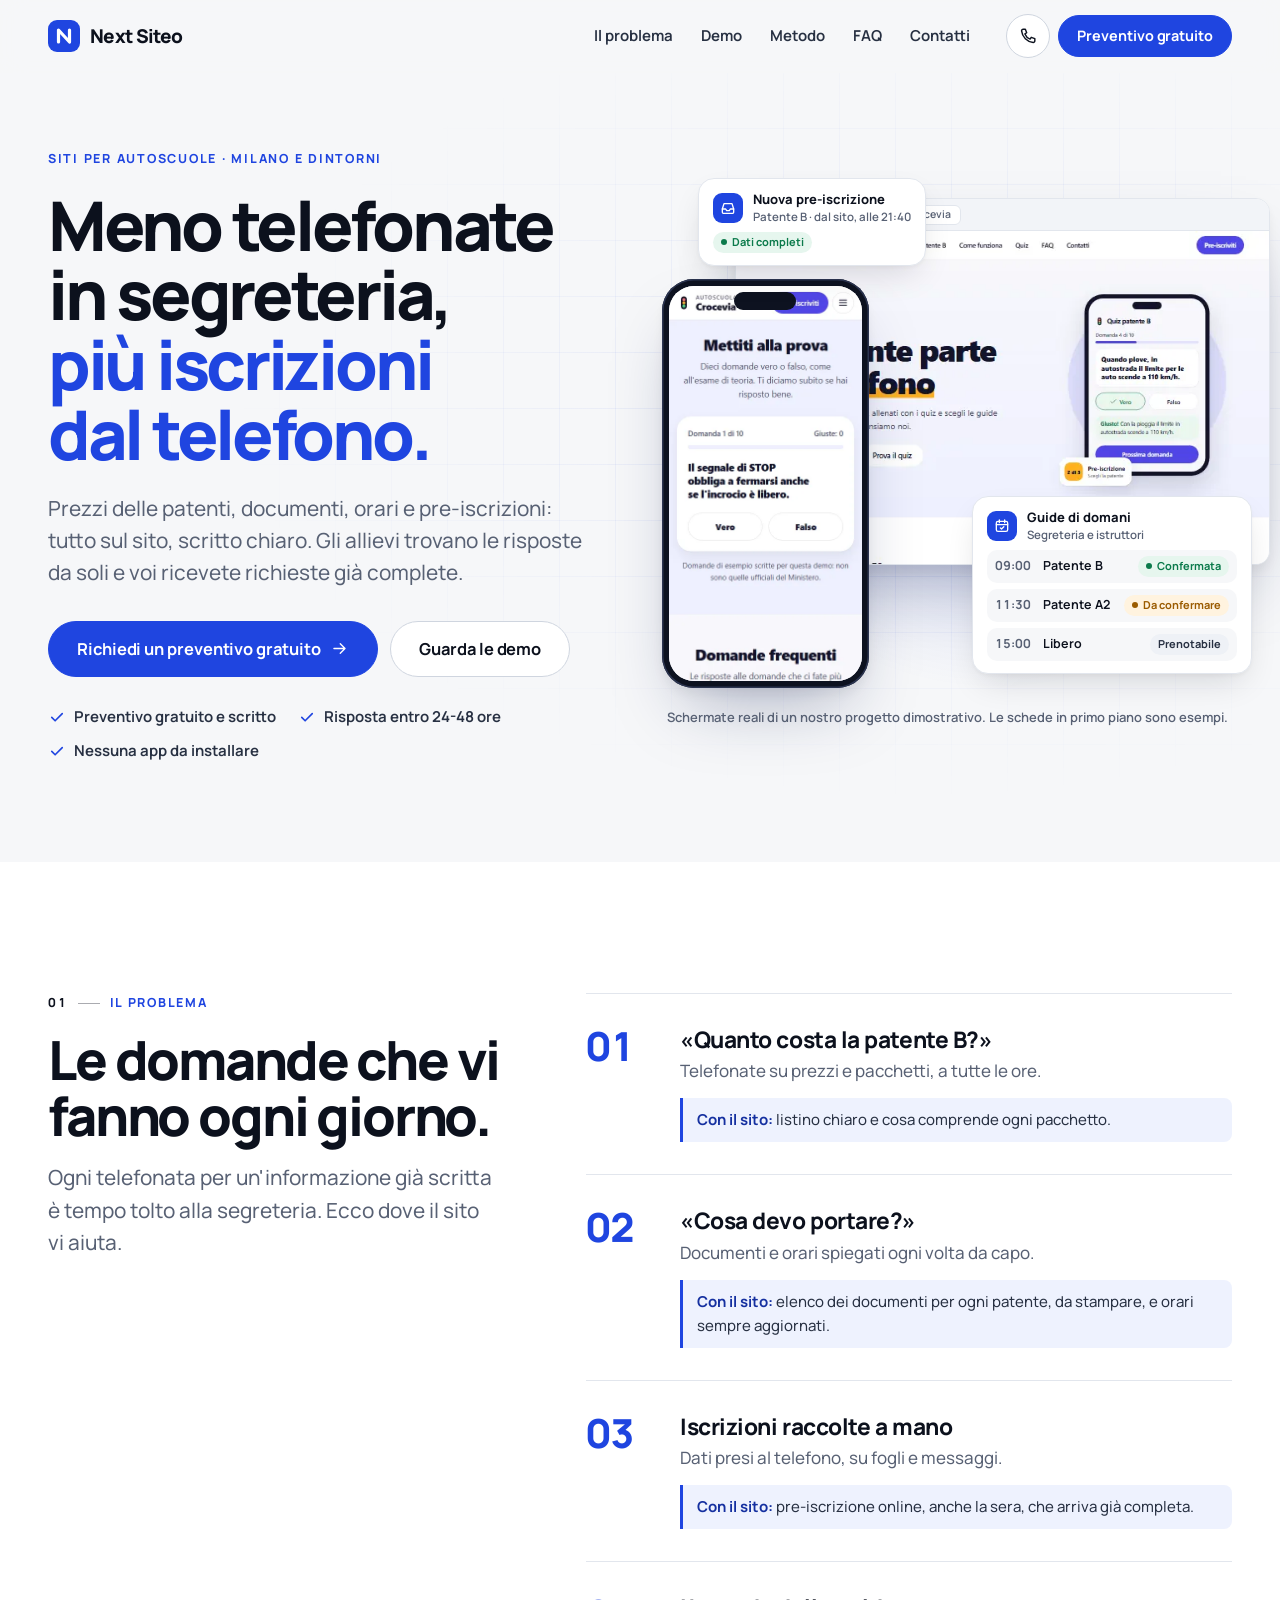
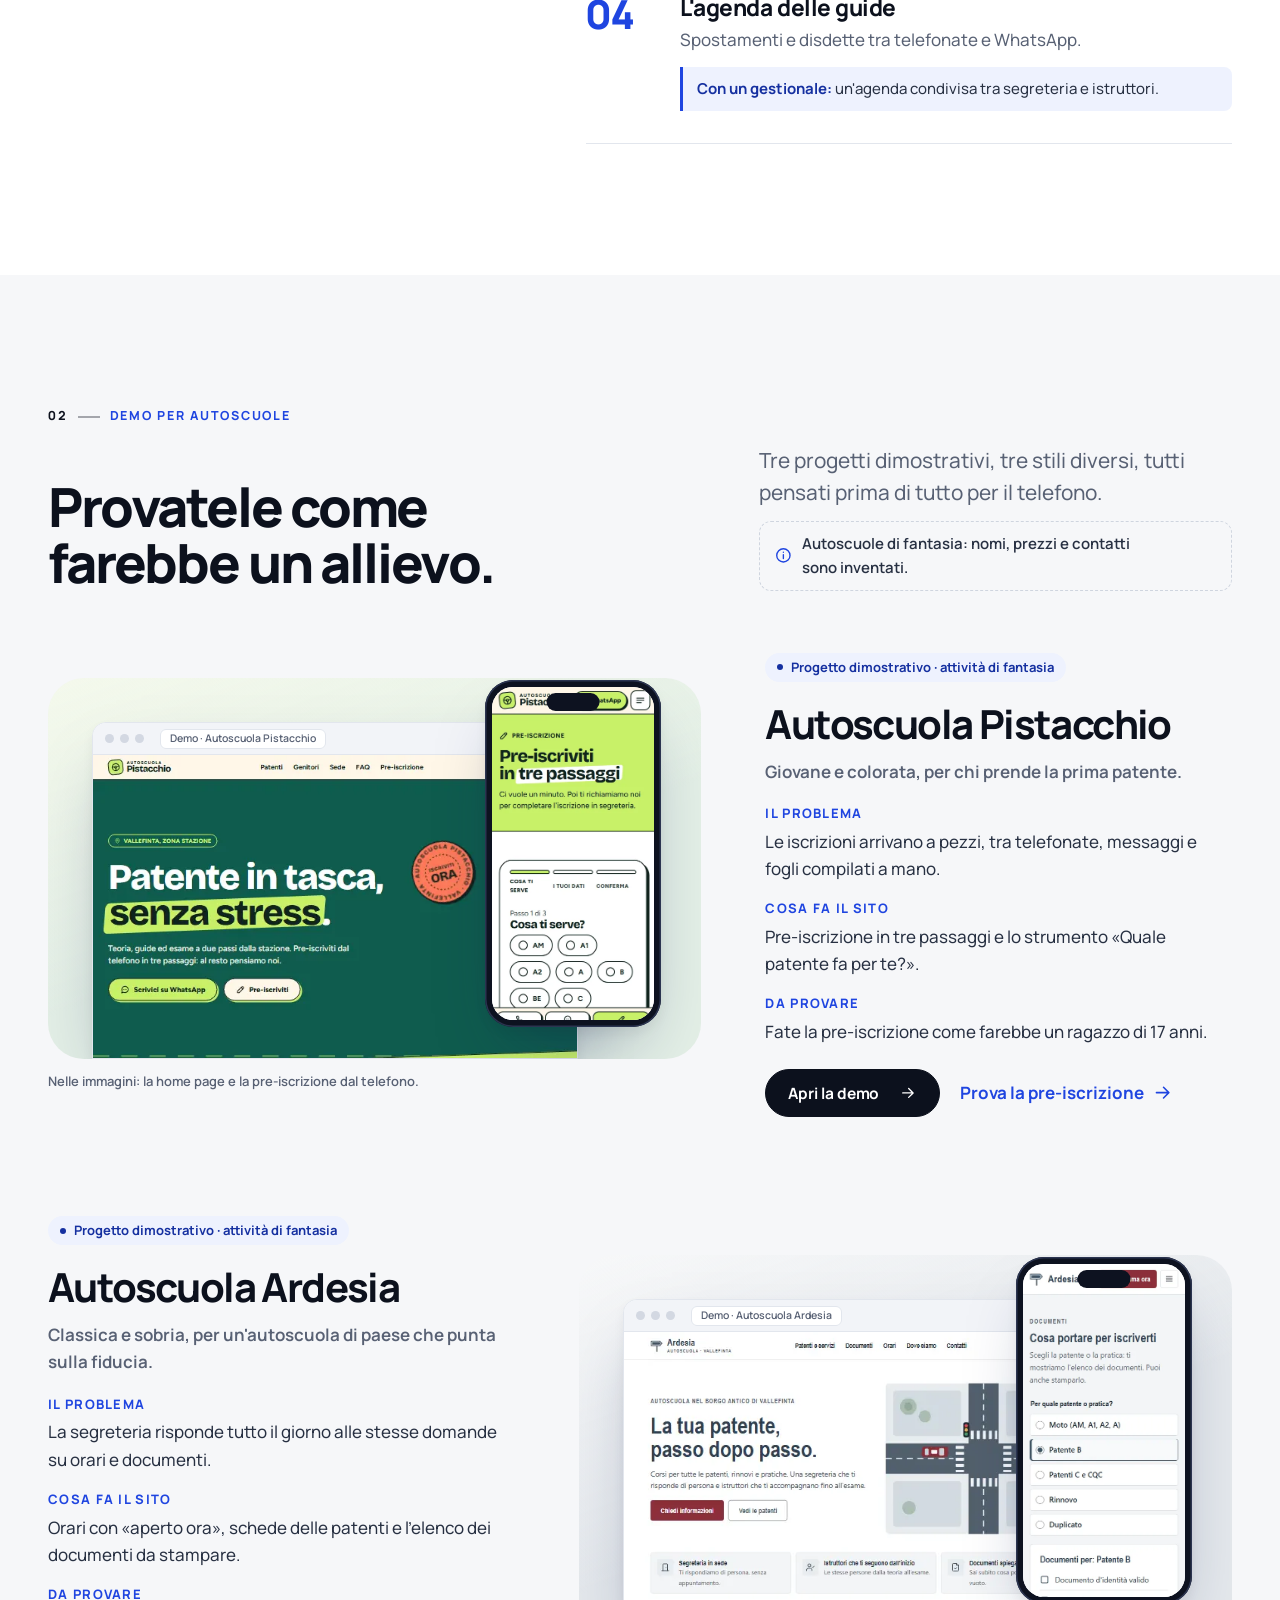
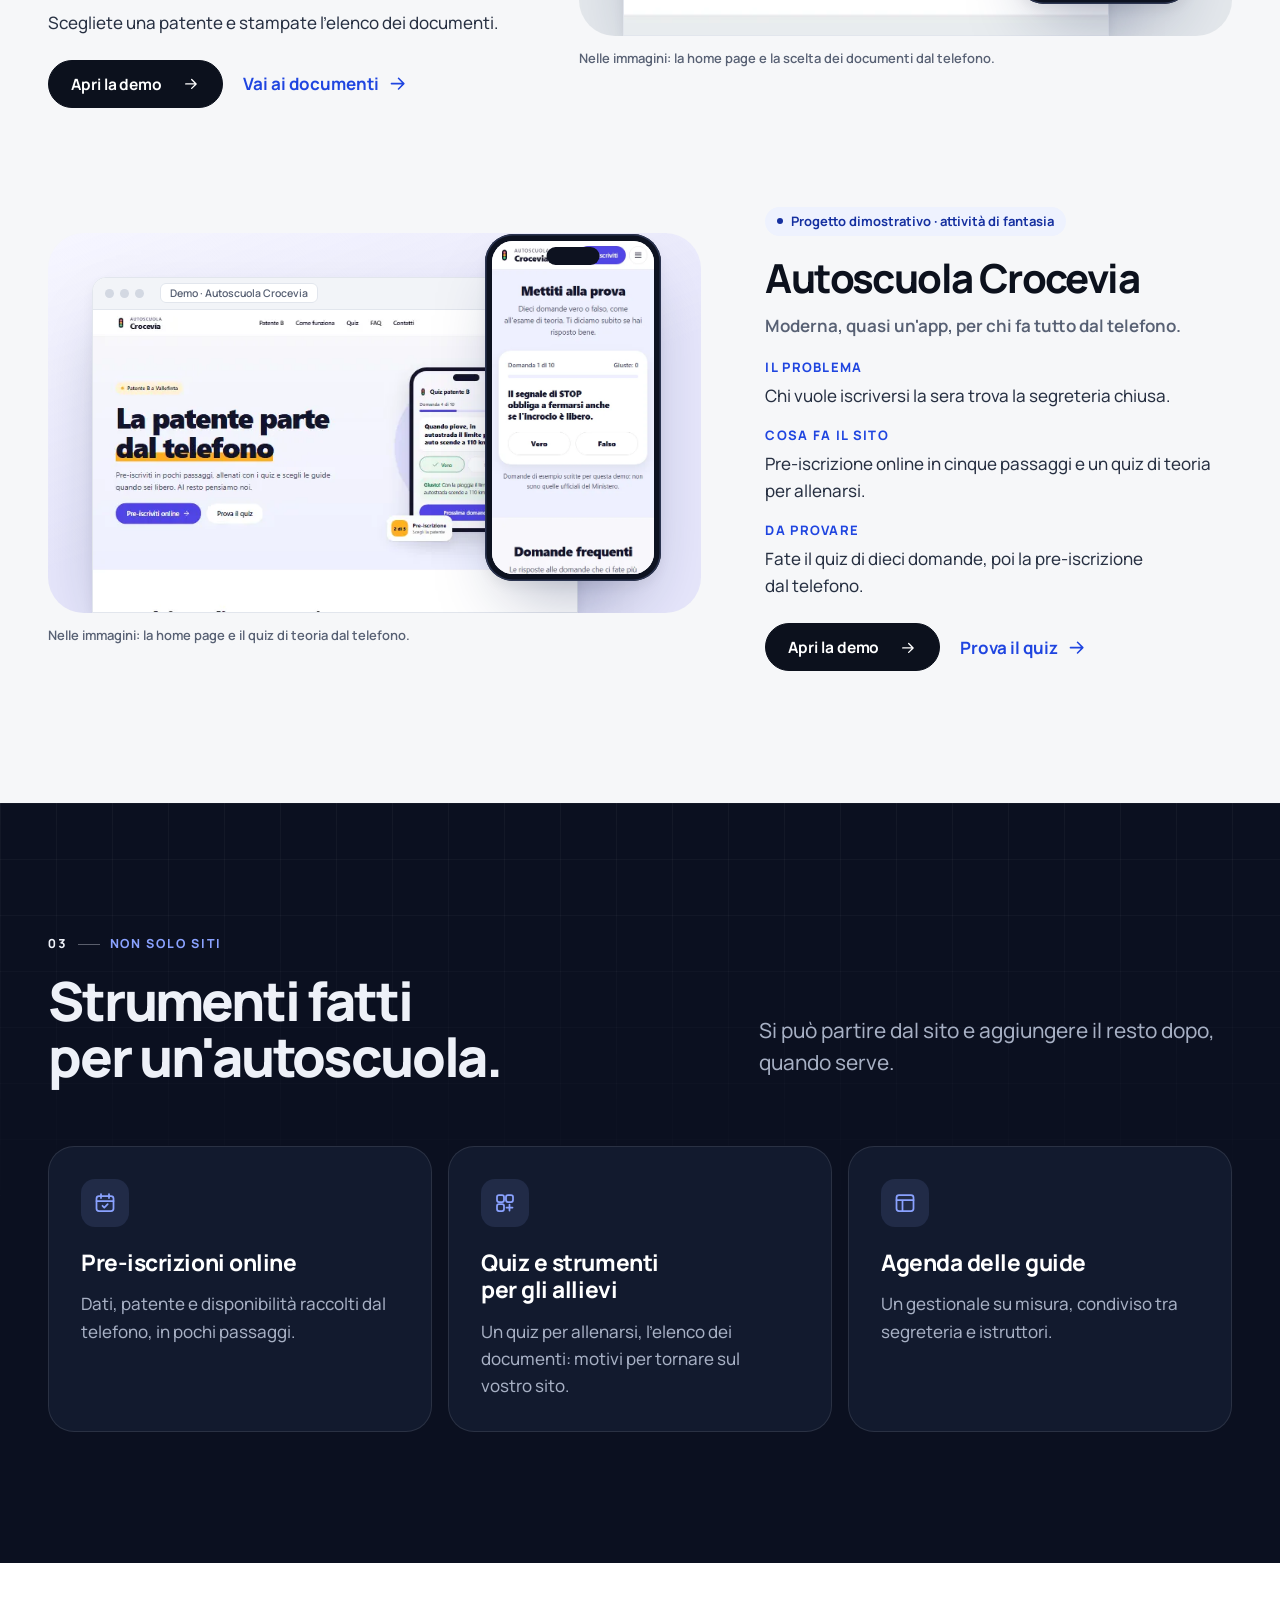
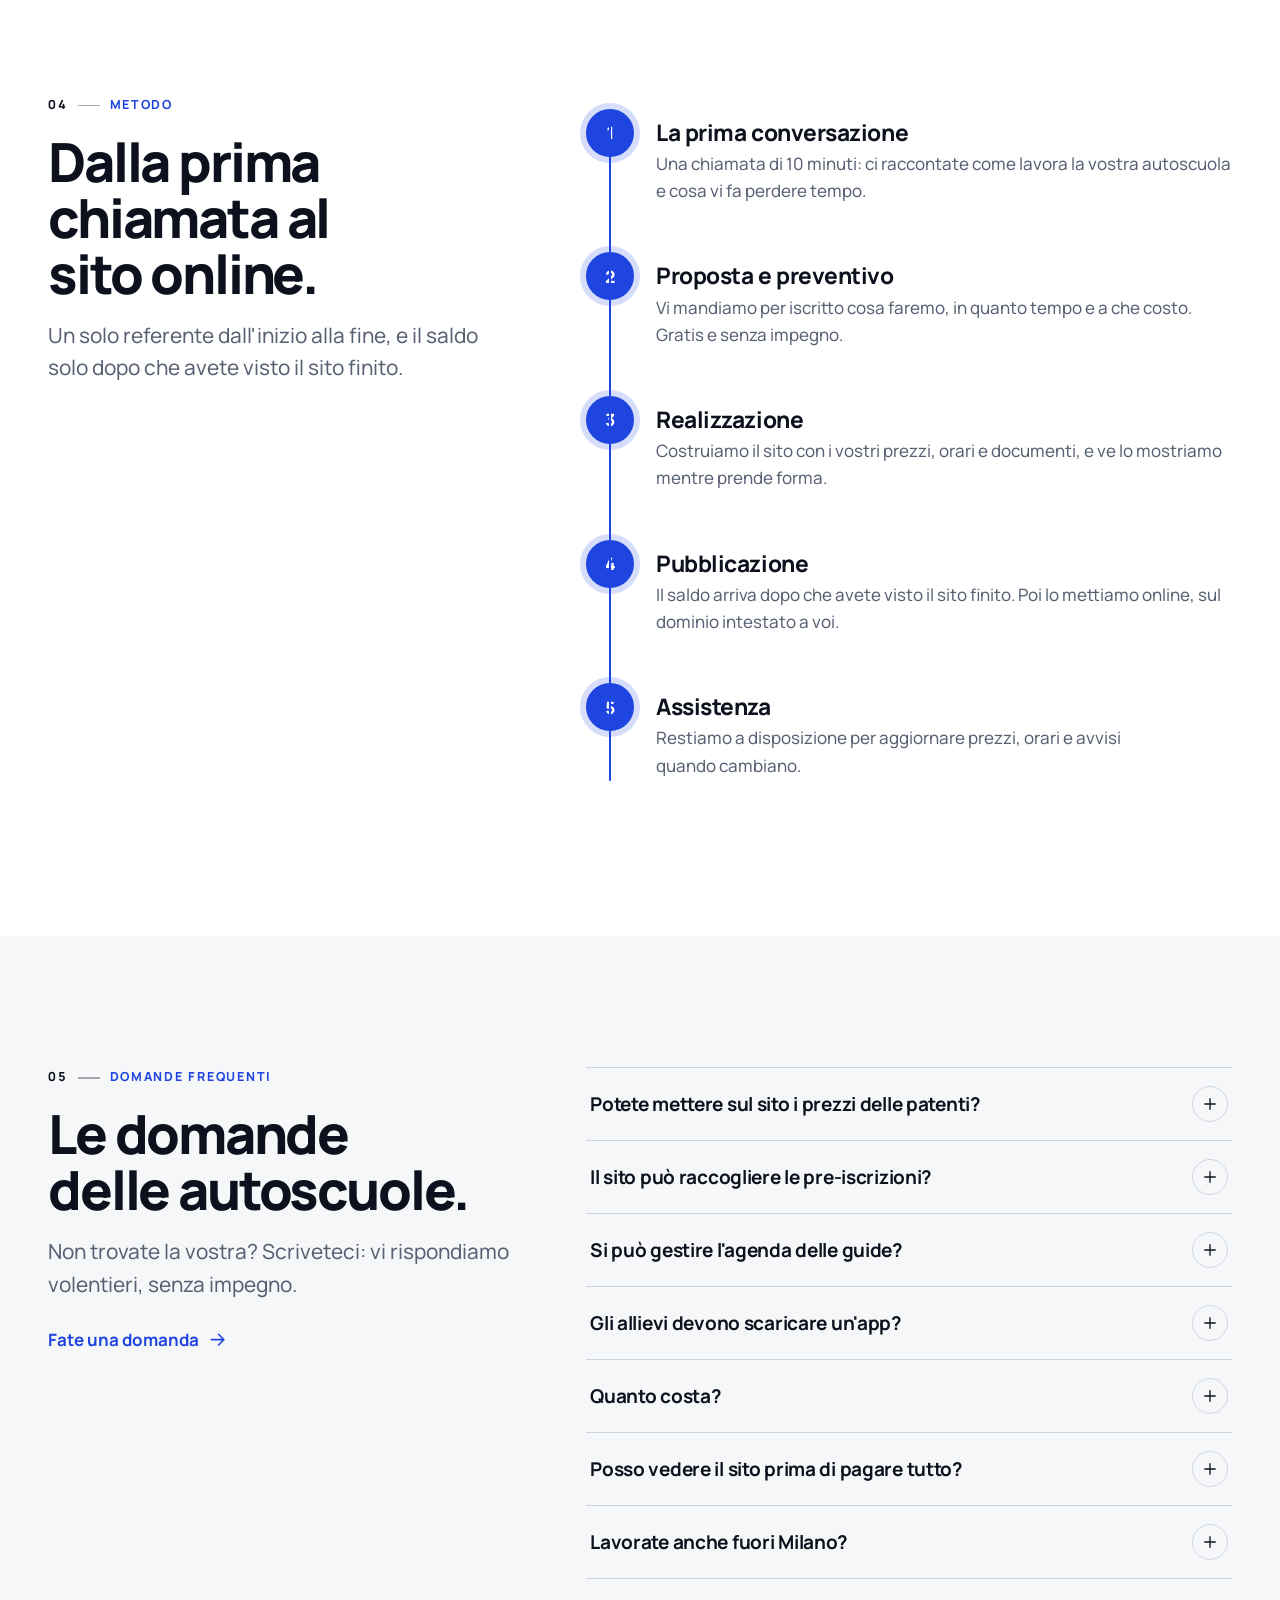
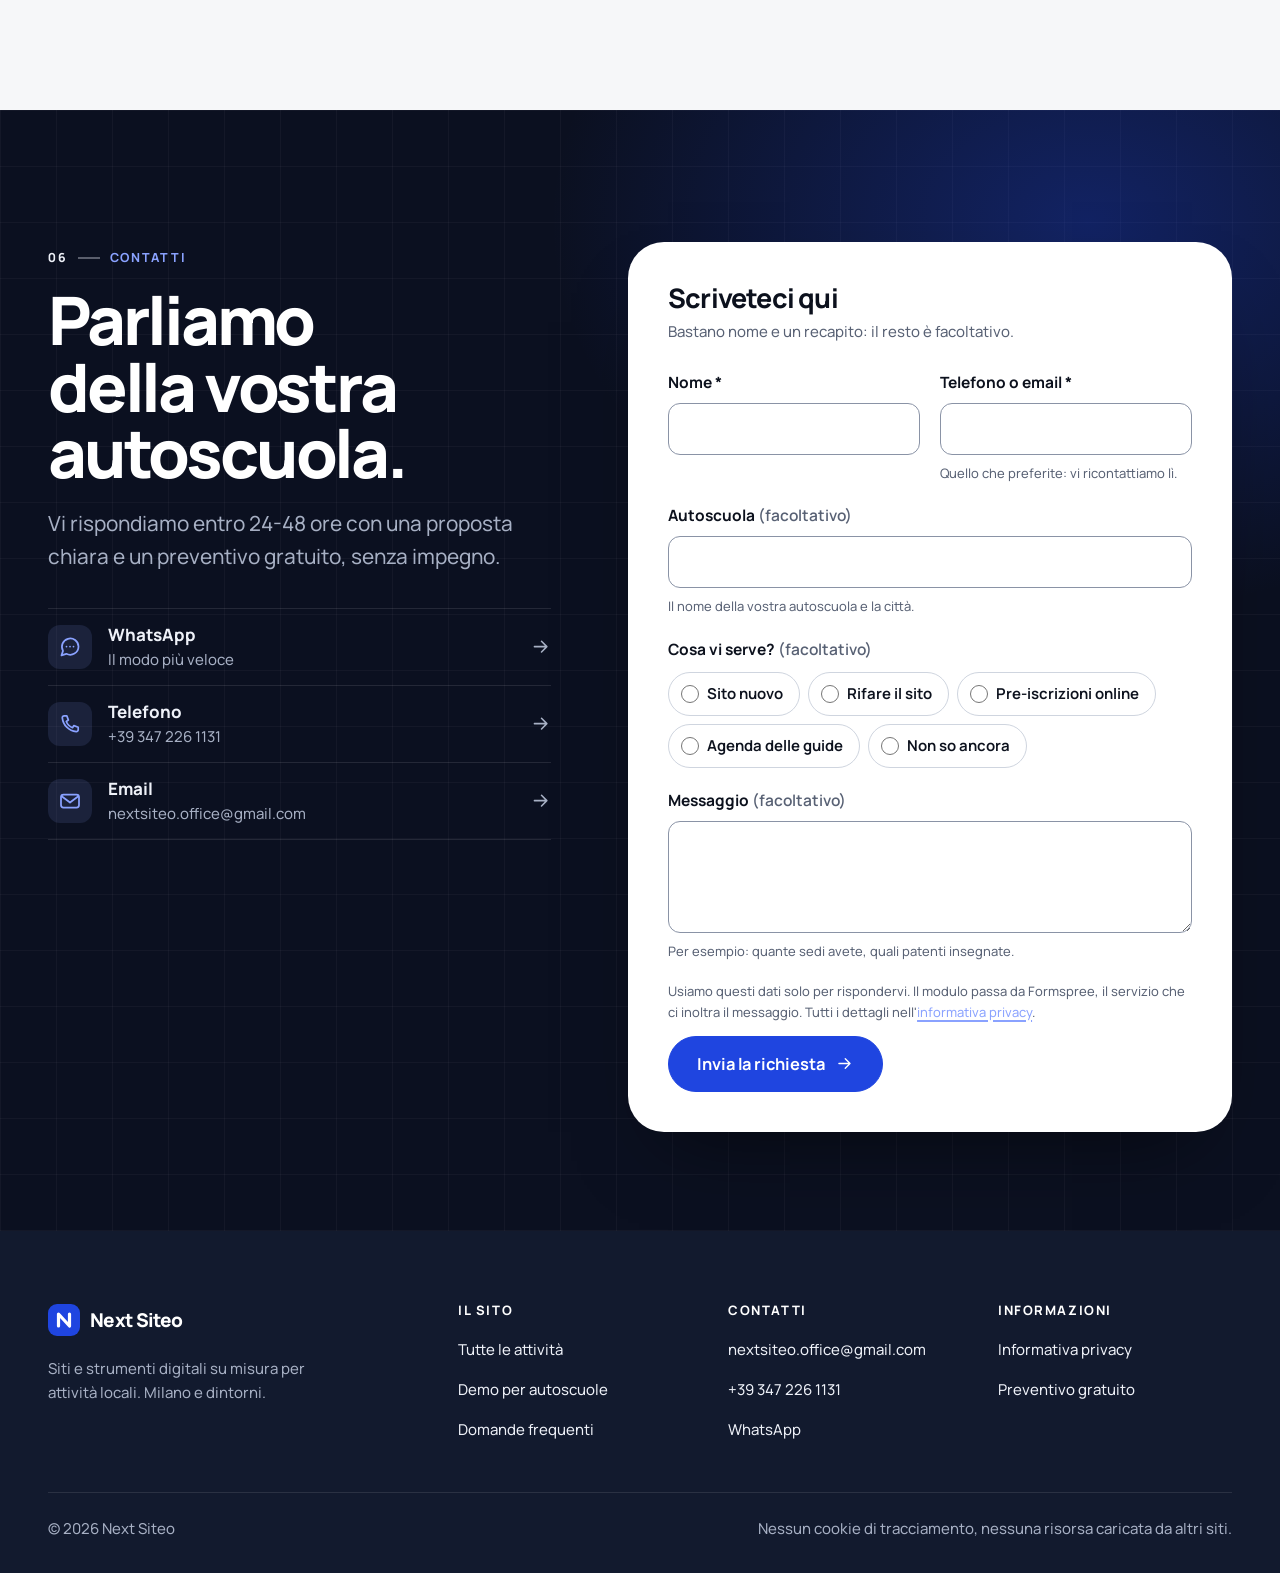
<file: autoscuole/index.html>
<!doctype html>
<html lang="it">
<head>
  <meta charset="utf-8">
  <meta name="viewport" content="width=device-width, initial-scale=1, viewport-fit=cover">
  <title>Siti web per autoscuole a Milano | Next Siteo</title>
  <meta name="description" content="Siti web per autoscuole: pre-iscrizioni online, quiz di teoria, orari e documenti sempre aggiornati. Provate le demo e chiedete un preventivo gratuito.">
  <meta name="theme-color" content="#F6F7F9">
  <meta name="format-detection" content="telephone=no">

  <!-- INDIRIZZO DEL SITO: se cambiate dominio, sostituite "https://nextsiteo.github.io/" ovunque (vedi README, punto 7) -->
  <link rel="canonical" href="https://nextsiteo.github.io/autoscuole/">

  <meta property="og:type" content="website">
  <meta property="og:locale" content="it_IT">
  <meta property="og:site_name" content="Next Siteo">
  <meta property="og:title" content="Siti web per autoscuole | Next Siteo">
  <meta property="og:description" content="Meno telefonate in segreteria, più iscrizioni dal telefono: pre-iscrizioni online, quiz, orari e documenti. Provate le demo per autoscuole.">
  <meta property="og:url" content="https://nextsiteo.github.io/autoscuole/">
  <meta property="og:image" content="https://nextsiteo.github.io/assets/og-image.png">
  <meta property="og:image:width" content="1200">
  <meta property="og:image:height" content="630">
  <meta property="og:image:alt" content="Next Siteo: siti e strumenti digitali su misura per attività locali">
  <meta name="twitter:card" content="summary_large_image">

  <link rel="icon" href="../assets/favicon.svg" type="image/svg+xml">
  <link rel="preload" href="../assets/fonts/manrope-latin.woff2" as="font" type="font/woff2" crossorigin>
  <link rel="stylesheet" href="../css/style.css?v=2026-10-17">
  <!-- Animazioni allo scroll solo con JavaScript attivo; se js/main.js non arriva entro 3 secondi si mostra tutto -->
  <script>document.documentElement.classList.add('js');setTimeout(function(){if(!window.NEXTSITEO_PRONTO)document.documentElement.classList.remove('js')},3000);</script>

  <script type="application/ld+json">
  {
    "@context": "https://schema.org",
    "@type": "ProfessionalService",
    "name": "Next Siteo",
    "description": "Siti web per autoscuole: pre-iscrizioni online, quiz di teoria, orari e documenti, gestionali per l'agenda delle guide.",
    "url": "https://nextsiteo.github.io/autoscuole/",
    "logo": "https://nextsiteo.github.io/assets/favicon.svg",
    "image": "https://nextsiteo.github.io/assets/og-image.png",
    "email": "nextsiteo.office@gmail.com",
    "telephone": "+393472261131",
    "address": {
      "@type": "PostalAddress",
      "addressLocality": "Milano",
      "addressRegion": "MI",
      "addressCountry": "IT"
    },
    "areaServed": [
      { "@type": "City", "name": "Milano" },
      { "@type": "AdministrativeArea", "name": "Lombardia" }
    ],
    "knowsLanguage": "it",
    "serviceType": ["Siti web per autoscuole", "Pre-iscrizioni online", "Gestionali su misura"]
  }
  </script>
  <!-- FAQPage: generato dal testo delle FAQ qui sotto (se cambiate una FAQ, aggiornate anche questo blocco) -->
  <script type="application/ld+json" data-faq-jsonld>
  {
    "@context": "https://schema.org",
    "@type": "FAQPage",
    "mainEntity": [
      {
        "@type": "Question",
        "name": "Potete mettere sul sito i prezzi delle patenti?",
        "acceptedAnswer": {
          "@type": "Answer",
          "text": "Sì, se volete: prezzi, cosa comprende ogni pacchetto e cosa è escluso. Decidete voi quanto mostrare."
        }
      },
      {
        "@type": "Question",
        "name": "Il sito può raccogliere le pre-iscrizioni?",
        "acceptedAnswer": {
          "@type": "Answer",
          "text": "Sì. Gli allievi lasciano dati, patente e disponibilità dal telefono, anche la sera. Voi ricevete la richiesta già completa."
        }
      },
      {
        "@type": "Question",
        "name": "Si può gestire l'agenda delle guide?",
        "acceptedAnswer": {
          "@type": "Answer",
          "text": "Sì, con un gestionale su misura: un'agenda condivisa tra segreteria e istruttori, fatta sul vostro modo di lavorare. Ne parliamo nel preventivo."
        }
      },
      {
        "@type": "Question",
        "name": "Gli allievi devono scaricare un'app?",
        "acceptedAnswer": {
          "@type": "Answer",
          "text": "No. Funziona tutto dal browser del telefono, senza installare niente."
        }
      },
      {
        "@type": "Question",
        "name": "Quanto costa?",
        "acceptedAnswer": {
          "@type": "Answer",
          "text": "Dipende da cosa vi serve: quante pagine, quali funzioni (pre-iscrizioni, quiz, agenda delle guide) e se testi e foto sono già pronti o vanno preparati. Il preventivo è gratuito, scritto e senza impegno. Chiedetelo qui."
        }
      },
      {
        "@type": "Question",
        "name": "Posso vedere il sito prima di pagare tutto?",
        "acceptedAnswer": {
          "@type": "Answer",
          "text": "Sì. Il pagamento è diviso in due parti: un acconto all'inizio e il saldo dopo che avete visto il sito finito."
        }
      },
      {
        "@type": "Question",
        "name": "Lavorate anche fuori Milano?",
        "acceptedAnswer": {
          "@type": "Answer",
          "text": "Sì. Lavoriamo a Milano e in tutte le zone vicine, e in alcuni casi anche fuori dalla Lombardia."
        }
      }
    ]
  }
  </script>
</head>
<body data-pagina="autoscuole">
  <svg class="sprite" aria-hidden="true" focusable="false">
    <symbol id="i-arrow" viewBox="0 0 24 24"><path d="M5 12h14M13 6l6 6-6 6"/></symbol>
    <symbol id="i-menu" viewBox="0 0 24 24"><path d="M4 7h16M4 12h16M4 17h16"/></symbol>
    <symbol id="i-close" viewBox="0 0 24 24"><path d="M6 6l12 12M18 6 6 18"/></symbol>
    <symbol id="i-plus" viewBox="0 0 24 24"><path d="M12 5v14M5 12h14"/></symbol>
    <symbol id="i-check" viewBox="0 0 24 24"><path d="m5 12.5 4.5 4.5L19 7.5"/></symbol>
    <symbol id="i-phone" viewBox="0 0 24 24"><path d="M6.2 3.8h2.6l1.6 4.3-2.1 1.4a10.8 10.8 0 0 0 6.2 6.2l1.4-2.1 4.3 1.6v2.6a1.9 1.9 0 0 1-2 1.9A15.7 15.7 0 0 1 4.3 5.8a1.9 1.9 0 0 1 1.9-2z"/></symbol>
    <symbol id="i-chat" viewBox="0 0 24 24"><path d="M20.5 11.5a8.3 8.3 0 0 1-12.2 7.3L3.5 20.4l1.5-4.5a8.3 8.3 0 1 1 15.5-4.4z"/><path d="M8.5 11.6h.01M12 11.6h.01M15.5 11.6h.01"/></symbol>
    <symbol id="i-mail" viewBox="0 0 24 24"><rect x="3" y="5.5" width="18" height="13" rx="2.5"/><path d="m4 7.5 8 6 8-6"/></symbol>
    <symbol id="i-calendar" viewBox="0 0 24 24"><rect x="3.5" y="5" width="17" height="15" rx="2.5"/><path d="M3.5 10h17M8 3v4M16 3v4"/><path d="m9.5 14.8 1.8 1.8 3.4-3.4"/></symbol>
    <symbol id="i-layout" viewBox="0 0 24 24"><rect x="3.5" y="4" width="17" height="16" rx="2.5"/><path d="M3.5 9h17M9.5 9v11"/></symbol>
    <symbol id="i-apps" viewBox="0 0 24 24"><rect x="4" y="4" width="7" height="7" rx="2"/><rect x="13" y="4" width="7" height="7" rx="2"/><rect x="4" y="13" width="7" height="7" rx="2"/><path d="M16.5 13.5v6M13.5 16.5h6"/></symbol>
    <symbol id="i-inbox" viewBox="0 0 24 24"><path d="M3.5 13.5 6 5.5h12l2.5 8v5A1.5 1.5 0 0 1 19 20H5a1.5 1.5 0 0 1-1.5-1.5z"/><path d="M3.5 13.5h5l1.5 2.5h4l1.5-2.5h5"/></symbol>
    <symbol id="i-info" viewBox="0 0 24 24"><circle cx="12" cy="12" r="8.5"/><path d="M12 11v5M12 8h.01"/></symbol>
  </svg>

  <a class="skip-link" href="#contenuto">Vai al contenuto</a>
  <span class="top-sentinel" aria-hidden="true"></span>

  <header class="header" data-header>
    <div class="container header__bar">
      <a class="logo" href="../index.html" aria-label="Next Siteo, vai alla home">
        <svg class="logo__mark" viewBox="0 0 32 32" aria-hidden="true" focusable="false">
          <rect width="32" height="32" rx="9"/>
          <path d="M10.5 22V10l11 12V10"/>
        </svg>
        <span class="logo__word">Next Siteo</span>
      </a>

      <nav class="nav" aria-label="Menu principale">
        <ul class="nav__list" role="list">
          <li><a href="#problemi">Il problema</a></li>
          <li><a href="#demo">Demo</a></li>
          <li><a href="#metodo">Metodo</a></li>
          <li><a href="#faq">FAQ</a></li>
          <li><a href="#contatti">Contatti</a></li>
        </ul>
      </nav>

      <div class="header__actions">
        <a class="call-btn" href="tel:+393472261131" aria-label="Chiamateci: +39 347 226 1131">
          <svg class="icon" aria-hidden="true"><use href="#i-phone"/></svg>
        </a>
        <a class="btn btn--primary btn--sm header__cta" href="#contatti">Preventivo gratuito</a>
        <button class="menu-btn" type="button" aria-expanded="false" aria-controls="menu-mobile" data-menu-toggle>
          <svg class="icon i-open" aria-hidden="true"><use href="#i-menu"/></svg>
          <svg class="icon i-close" aria-hidden="true"><use href="#i-close"/></svg>
          <span class="sr-only">Apri il menu</span>
        </button>
      </div>
    </div>

    <div class="menu-mobile" id="menu-mobile" data-menu hidden>
      <nav class="container" aria-label="Menu mobile">
        <ul role="list">
          <li><a href="#problemi">Il problema <svg class="icon" aria-hidden="true"><use href="#i-arrow"/></svg></a></li>
          <li><a href="#demo">Demo <svg class="icon" aria-hidden="true"><use href="#i-arrow"/></svg></a></li>
          <li><a href="#metodo">Metodo <svg class="icon" aria-hidden="true"><use href="#i-arrow"/></svg></a></li>
          <li><a href="#faq">Domande frequenti <svg class="icon" aria-hidden="true"><use href="#i-arrow"/></svg></a></li>
          <li><a href="#contatti">Contatti <svg class="icon" aria-hidden="true"><use href="#i-arrow"/></svg></a></li>
          <li><a href="../index.html">Tutte le attività <svg class="icon" aria-hidden="true"><use href="#i-arrow"/></svg></a></li>
        </ul>
        <a class="btn btn--primary btn--lg btn--block" href="#contatti">Richiedi un preventivo gratuito</a>
      </nav>
    </div>
  </header>

  <main id="contenuto" tabindex="-1">

    <!-- ============ HERO ============ -->
    <section class="hero" aria-labelledby="hero-title">
      <div class="container hero__grid">
        <div class="hero__text">
          <p class="kicker" data-enter style="--i:0">Siti per autoscuole · Milano e dintorni</p>
          <h1 id="hero-title" class="hero__title" data-enter style="--i:1">Meno telefonate in segreteria, <span>più iscrizioni dal telefono.</span></h1>
          <p class="lead hero__lead" data-enter style="--i:2">Prezzi delle patenti, documenti, orari e pre-iscrizioni: tutto sul sito, scritto chiaro. Gli allievi trovano le risposte da soli e voi ricevete richieste già complete.</p>
          <div class="btn-row" data-enter style="--i:3">
            <a class="btn btn--primary btn--lg" href="#contatti">Richiedi un preventivo gratuito <svg class="icon icon--arrow" aria-hidden="true"><use href="#i-arrow"/></svg></a>
            <a class="btn btn--lg" href="#demo">Guarda le demo</a>
          </div>
          <ul class="hero__facts" role="list" data-enter style="--i:4">
            <li><svg class="icon" aria-hidden="true"><use href="#i-check"/></svg>Preventivo gratuito e scritto</li>
            <li><svg class="icon" aria-hidden="true"><use href="#i-check"/></svg>Risposta entro 24-48 ore</li>
            <li><svg class="icon" aria-hidden="true"><use href="#i-check"/></svg>Nessuna app da installare</li>
          </ul>
        </div>

        <!-- Composizione: schermate reali della demo Crocevia + due schede illustrative (dati di esempio) -->
        <figure class="showcase" data-parallax>
          <div class="showcase__stage" aria-hidden="true">
            <div class="showcase__glow"></div>
            <div class="browser" data-depth="0.35">
              <div class="browser__bar"><i></i><i></i><i></i><span class="browser__url">Demo · Autoscuola Crocevia</span></div>
              <img src="../assets/anteprime/crocevia-home-1280.webp" srcset="../assets/anteprime/crocevia-home-640.webp 640w, ../assets/anteprime/crocevia-home-1280.webp 1280w" sizes="(min-width: 1024px) 540px, 88vw" width="1280" height="800" alt="" loading="lazy" decoding="async">
            </div>
            <div class="phone" data-depth="0.9">
              <div class="phone__screen">
                <img src="../assets/anteprime/crocevia-quiz-390.webp" srcset="../assets/anteprime/crocevia-quiz-390.webp 390w, ../assets/anteprime/crocevia-quiz-780.webp 780w" sizes="(min-width: 1024px) 200px, 33vw" width="390" height="844" alt="" loading="lazy" decoding="async">
              </div>
            </div>
            <div class="ui-card showcase__card-a" data-depth="1.5">
              <div class="ui-card__top">
                <span class="ui-card__icon"><svg class="icon"><use href="#i-inbox"/></svg></span>
                <div><strong>Nuova pre-iscrizione</strong><small>Patente B · dal sito, alle 21:40</small></div>
              </div>
              <div><span class="ui-chip ui-chip--ok">Dati completi</span></div>
            </div>
            <div class="ui-card showcase__card-b" data-depth="1.2">
              <div class="ui-card__top">
                <span class="ui-card__icon"><svg class="icon"><use href="#i-calendar"/></svg></span>
                <div><strong>Guide di domani</strong><small>Segreteria e istruttori</small></div>
              </div>
              <div class="ui-slots">
                <div class="ui-slot"><time>09:00</time><span>Patente B</span><span class="ui-chip ui-chip--ok">Confermata</span></div>
                <div class="ui-slot"><time>11:30</time><span>Patente A2</span><span class="ui-chip ui-chip--warn">Da confermare</span></div>
                <div class="ui-slot"><time>15:00</time><span>Libero</span><span class="ui-chip">Prenotabile</span></div>
              </div>
            </div>
          </div>
          <figcaption data-enter style="--i:6">Schermate reali di un nostro progetto dimostrativo. Le schede in primo piano sono esempi.</figcaption>
        </figure>
      </div>
    </section>

    <!-- ============ 01 IL PROBLEMA ============ -->
    <section class="section section--white" id="problemi" aria-labelledby="problemi-title">
      <div class="container problem">
        <div class="head" data-reveal>
          <p class="kicker"><span class="kicker__n">01</span> Il problema</p>
          <h2 id="problemi-title">Le domande che vi fanno ogni giorno.</h2>
          <p class="lead">Ogni telefonata per un'informazione già scritta è tempo tolto alla segreteria. Ecco dove il sito vi aiuta.</p>
        </div>
        <ol class="problems" role="list">
          <li data-reveal>
            <span class="problems__n" aria-hidden="true">01</span>
            <h3>«Quanto costa la patente B?»</h3>
            <p>Telefonate su prezzi e pacchetti, a tutte le ore.</p>
            <p class="problems__fix"><strong>Con il sito:</strong> listino chiaro e cosa comprende ogni pacchetto.</p>
          </li>
          <li data-reveal>
            <span class="problems__n" aria-hidden="true">02</span>
            <h3>«Cosa devo portare?»</h3>
            <p>Documenti e orari spiegati ogni volta da capo.</p>
            <p class="problems__fix"><strong>Con il sito:</strong> elenco dei documenti per ogni patente, da stampare, e orari sempre aggiornati.</p>
          </li>
          <li data-reveal>
            <span class="problems__n" aria-hidden="true">03</span>
            <h3>Iscrizioni raccolte a mano</h3>
            <p>Dati presi al telefono, su fogli e messaggi.</p>
            <p class="problems__fix"><strong>Con il sito:</strong> pre-iscrizione online, anche la sera, che arriva già completa.</p>
          </li>
          <li data-reveal>
            <span class="problems__n" aria-hidden="true">04</span>
            <h3>L'agenda delle guide</h3>
            <p>Spostamenti e disdette tra telefonate e WhatsApp.</p>
            <p class="problems__fix"><strong>Con un gestionale:</strong> un'agenda condivisa tra segreteria e istruttori.</p>
          </li>
        </ol>
      </div>
    </section>

    <!-- ============ 02 DEMO ============ -->
    <section class="section section--paper" id="demo" aria-labelledby="demo-title">
      <div class="container">
        <div class="head head--split" data-reveal>
          <p class="kicker"><span class="kicker__n">02</span> Demo per autoscuole</p>
          <h2 id="demo-title">Provatele come farebbe un allievo.</h2>
          <div>
            <p class="lead">Tre progetti dimostrativi, tre stili diversi, tutti pensati prima di tutto per il telefono.</p>
            <p class="demo-note"><svg class="icon" aria-hidden="true"><use href="#i-info"/></svg>Autoscuole di fantasia: nomi, prezzi e contatti sono inventati.</p>
          </div>
        </div>

        <div class="projects">
          <article class="project project--pistacchio" data-reveal>
            <figure class="project__media">
              <a class="project__stage" href="../demo/autoscuola-pistacchio/index.html" tabindex="-1" aria-hidden="true" data-keep-src>
                <div class="browser">
                  <div class="browser__bar"><i></i><i></i><i></i><span class="browser__url">Demo · Autoscuola Pistacchio</span></div>
                  <img src="../assets/anteprime/pistacchio-home-1280.webp" srcset="../assets/anteprime/pistacchio-home-640.webp 640w, ../assets/anteprime/pistacchio-home-1280.webp 1280w" sizes="(min-width: 1024px) 600px, 86vw" width="1280" height="800" alt="" loading="lazy" decoding="async">
                </div>
                <div class="phone">
                  <div class="phone__screen"><img src="../assets/anteprime/pistacchio-iscrizione-390.webp" srcset="../assets/anteprime/pistacchio-iscrizione-390.webp 390w, ../assets/anteprime/pistacchio-iscrizione-780.webp 780w" sizes="(min-width: 1024px) 180px, 27vw" width="390" height="844" alt="" loading="lazy" decoding="async"></div>
                </div>
              </a>
              <figcaption>Nelle immagini: la home page e la pre-iscrizione dal telefono.</figcaption>
            </figure>
            <div class="project__body">
              <p class="badge">Progetto dimostrativo · attività di fantasia</p>
              <h3 class="project__name">Autoscuola Pistacchio</h3>
              <p class="project__style">Giovane e colorata, per chi prende la prima patente.</p>
              <dl class="project__facts">
                <div><dt>Il problema</dt><dd>Le iscrizioni arrivano a pezzi, tra telefonate, messaggi e fogli compilati a mano.</dd></div>
                <div><dt>Cosa fa il sito</dt><dd>Pre-iscrizione in tre passaggi e lo strumento «Quale patente fa per te?».</dd></div>
                <div><dt>Da provare</dt><dd>Fate la pre-iscrizione come farebbe un ragazzo di 17 anni.</dd></div>
              </dl>
              <div class="project__actions">
                <a class="btn btn--dark" href="../demo/autoscuola-pistacchio/index.html" data-keep-src>Apri la demo<span class="sr-only"> di Autoscuola Pistacchio</span> <svg class="icon icon--arrow" aria-hidden="true"><use href="#i-arrow"/></svg></a>
                <a class="link-arrow" href="../demo/autoscuola-pistacchio/iscrizione.html" data-keep-src>Prova la pre-iscrizione <svg class="icon" aria-hidden="true"><use href="#i-arrow"/></svg></a>
              </div>
            </div>
          </article>

          <article class="project project--flip project--ardesia" data-reveal>
            <figure class="project__media">
              <a class="project__stage" href="../demo/autoscuola-ardesia/index.html" tabindex="-1" aria-hidden="true" data-keep-src>
                <div class="browser">
                  <div class="browser__bar"><i></i><i></i><i></i><span class="browser__url">Demo · Autoscuola Ardesia</span></div>
                  <img src="../assets/anteprime/ardesia-home-1280.webp" srcset="../assets/anteprime/ardesia-home-640.webp 640w, ../assets/anteprime/ardesia-home-1280.webp 1280w" sizes="(min-width: 1024px) 600px, 86vw" width="1280" height="800" alt="" loading="lazy" decoding="async">
                </div>
                <div class="phone">
                  <div class="phone__screen"><img src="../assets/anteprime/ardesia-documenti-390.webp" srcset="../assets/anteprime/ardesia-documenti-390.webp 390w, ../assets/anteprime/ardesia-documenti-780.webp 780w" sizes="(min-width: 1024px) 180px, 27vw" width="390" height="844" alt="" loading="lazy" decoding="async"></div>
                </div>
              </a>
              <figcaption>Nelle immagini: la home page e la scelta dei documenti dal telefono.</figcaption>
            </figure>
            <div class="project__body">
              <p class="badge">Progetto dimostrativo · attività di fantasia</p>
              <h3 class="project__name">Autoscuola Ardesia</h3>
              <p class="project__style">Classica e sobria, per un'autoscuola di paese che punta sulla fiducia.</p>
              <dl class="project__facts">
                <div><dt>Il problema</dt><dd>La segreteria risponde tutto il giorno alle stesse domande su orari e documenti.</dd></div>
                <div><dt>Cosa fa il sito</dt><dd>Orari con «aperto ora», schede delle patenti e l'elenco dei documenti da stampare.</dd></div>
                <div><dt>Da provare</dt><dd>Scegliete una patente e stampate l'elenco dei documenti.</dd></div>
              </dl>
              <div class="project__actions">
                <a class="btn btn--dark" href="../demo/autoscuola-ardesia/index.html" data-keep-src>Apri la demo<span class="sr-only"> di Autoscuola Ardesia</span> <svg class="icon icon--arrow" aria-hidden="true"><use href="#i-arrow"/></svg></a>
                <a class="link-arrow" href="../demo/autoscuola-ardesia/index.html#documenti" data-keep-src>Vai ai documenti <svg class="icon" aria-hidden="true"><use href="#i-arrow"/></svg></a>
              </div>
            </div>
          </article>

          <article class="project project--crocevia" data-reveal>
            <figure class="project__media">
              <a class="project__stage" href="../demo/autoscuole-crocevia/index.html" tabindex="-1" aria-hidden="true" data-keep-src>
                <div class="browser">
                  <div class="browser__bar"><i></i><i></i><i></i><span class="browser__url">Demo · Autoscuola Crocevia</span></div>
                  <img src="../assets/anteprime/crocevia-home-1280.webp" srcset="../assets/anteprime/crocevia-home-640.webp 640w, ../assets/anteprime/crocevia-home-1280.webp 1280w" sizes="(min-width: 1024px) 600px, 86vw" width="1280" height="800" alt="" loading="lazy" decoding="async">
                </div>
                <div class="phone">
                  <div class="phone__screen"><img src="../assets/anteprime/crocevia-quiz-390.webp" srcset="../assets/anteprime/crocevia-quiz-390.webp 390w, ../assets/anteprime/crocevia-quiz-780.webp 780w" sizes="(min-width: 1024px) 180px, 27vw" width="390" height="844" alt="" loading="lazy" decoding="async"></div>
                </div>
              </a>
              <figcaption>Nelle immagini: la home page e il quiz di teoria dal telefono.</figcaption>
            </figure>
            <div class="project__body">
              <p class="badge">Progetto dimostrativo · attività di fantasia</p>
              <h3 class="project__name">Autoscuola Crocevia</h3>
              <p class="project__style">Moderna, quasi un'app, per chi fa tutto dal telefono.</p>
              <dl class="project__facts">
                <div><dt>Il problema</dt><dd>Chi vuole iscriversi la sera trova la segreteria chiusa.</dd></div>
                <div><dt>Cosa fa il sito</dt><dd>Pre-iscrizione online in cinque passaggi e un quiz di teoria per allenarsi.</dd></div>
                <div><dt>Da provare</dt><dd>Fate il quiz di dieci domande, poi la pre-iscrizione dal telefono.</dd></div>
              </dl>
              <div class="project__actions">
                <a class="btn btn--dark" href="../demo/autoscuole-crocevia/index.html" data-keep-src>Apri la demo<span class="sr-only"> di Autoscuola Crocevia</span> <svg class="icon icon--arrow" aria-hidden="true"><use href="#i-arrow"/></svg></a>
                <a class="link-arrow" href="../demo/autoscuole-crocevia/index.html#quiz" data-keep-src>Prova il quiz <svg class="icon" aria-hidden="true"><use href="#i-arrow"/></svg></a>
              </div>
            </div>
          </article>
        </div>
      </div>
    </section>

    <!-- ============ 03 NON SOLO SITI ============ -->
    <section class="section on-night solution" id="servizi" aria-labelledby="servizi-title">
      <div class="container">
        <div class="head head--split" data-reveal>
          <p class="kicker"><span class="kicker__n">03</span> Non solo siti</p>
          <h2 id="servizi-title">Strumenti fatti per un'autoscuola.</h2>
          <p class="lead">Si può partire dal sito e aggiungere il resto dopo, quando serve.</p>
        </div>
        <ul class="services services--3" role="list">
          <li data-reveal>
            <article class="service">
              <span class="icon-box"><svg class="icon" aria-hidden="true"><use href="#i-calendar"/></svg></span>
              <h3>Pre-iscrizioni online</h3>
              <p>Dati, patente e disponibilità raccolti dal telefono, in pochi passaggi.</p>
            </article>
          </li>
          <li data-reveal>
            <article class="service">
              <span class="icon-box"><svg class="icon" aria-hidden="true"><use href="#i-apps"/></svg></span>
              <h3>Quiz e strumenti per gli allievi</h3>
              <p>Un quiz per allenarsi, l'elenco dei documenti: motivi per tornare sul vostro sito.</p>
            </article>
          </li>
          <li data-reveal>
            <article class="service">
              <span class="icon-box"><svg class="icon" aria-hidden="true"><use href="#i-layout"/></svg></span>
              <h3>Agenda delle guide</h3>
              <p>Un gestionale su misura, condiviso tra segreteria e istruttori.</p>
            </article>
          </li>
        </ul>
      </div>
    </section>

    <!-- ============ 04 METODO ============ -->
    <section class="section section--white" id="metodo" aria-labelledby="metodo-title">
      <div class="container method">
        <div class="head" data-reveal>
          <p class="kicker"><span class="kicker__n">04</span> Metodo</p>
          <h2 id="metodo-title">Dalla prima chiamata al sito online.</h2>
          <p class="lead">Un solo referente dall'inizio alla fine, e il saldo solo dopo che avete visto il sito finito.</p>
        </div>
        <ol class="timeline" role="list" data-timeline>
          <li class="step">
            <span class="step__n" aria-hidden="true">1</span>
            <h3>La prima conversazione</h3>
            <p>Una chiamata di 10 minuti: ci raccontate come lavora la vostra autoscuola e cosa vi fa perdere tempo.</p>
          </li>
          <li class="step">
            <span class="step__n" aria-hidden="true">2</span>
            <h3>Proposta e preventivo</h3>
            <p>Vi mandiamo per iscritto cosa faremo, in quanto tempo e a che costo. Gratis e senza impegno.</p>
          </li>
          <li class="step">
            <span class="step__n" aria-hidden="true">3</span>
            <h3>Realizzazione</h3>
            <p>Costruiamo il sito con i vostri prezzi, orari e documenti, e ve lo mostriamo mentre prende forma.</p>
          </li>
          <li class="step">
            <span class="step__n" aria-hidden="true">4</span>
            <h3>Pubblicazione</h3>
            <p>Il saldo arriva dopo che avete visto il sito finito. Poi lo mettiamo online, sul dominio intestato a voi.</p>
          </li>
          <li class="step">
            <span class="step__n" aria-hidden="true">5</span>
            <h3>Assistenza</h3>
            <p>Restiamo a disposizione per aggiornare prezzi, orari e avvisi quando cambiano.</p>
          </li>
        </ol>
      </div>
    </section>

    <!-- ============ 05 FAQ ============ -->
    <section class="section section--paper" id="faq" aria-labelledby="faq-title">
      <div class="container faq">
        <div class="head" data-reveal>
          <p class="kicker"><span class="kicker__n">05</span> Domande frequenti</p>
          <h2 id="faq-title">Le domande delle autoscuole.</h2>
          <p class="lead">Non trovate la vostra? Scriveteci: vi rispondiamo volentieri, senza impegno.</p>
          <a class="link-arrow" href="#contatti">Fate una domanda <svg class="icon" aria-hidden="true"><use href="#i-arrow"/></svg></a>
        </div>
        <div class="faq__list" data-reveal>
          <details class="faq__item">
            <summary><h3 class="faq__q">Potete mettere sul sito i prezzi delle patenti?</h3><span class="faq__sign" aria-hidden="true"><svg class="icon"><use href="#i-plus"/></svg></span></summary>
            <p class="faq__a">Sì, se volete: prezzi, cosa comprende ogni pacchetto e cosa è escluso. Decidete voi quanto mostrare.</p>
          </details>
          <details class="faq__item">
            <summary><h3 class="faq__q">Il sito può raccogliere le pre-iscrizioni?</h3><span class="faq__sign" aria-hidden="true"><svg class="icon"><use href="#i-plus"/></svg></span></summary>
            <p class="faq__a">Sì. Gli allievi lasciano dati, patente e disponibilità dal telefono, anche la sera. Voi ricevete la richiesta già completa.</p>
          </details>
          <details class="faq__item">
            <summary><h3 class="faq__q">Si può gestire l'agenda delle guide?</h3><span class="faq__sign" aria-hidden="true"><svg class="icon"><use href="#i-plus"/></svg></span></summary>
            <p class="faq__a">Sì, con un gestionale su misura: un'agenda condivisa tra segreteria e istruttori, fatta sul vostro modo di lavorare. Ne parliamo nel preventivo.</p>
          </details>
          <details class="faq__item">
            <summary><h3 class="faq__q">Gli allievi devono scaricare un'app?</h3><span class="faq__sign" aria-hidden="true"><svg class="icon"><use href="#i-plus"/></svg></span></summary>
            <p class="faq__a">No. Funziona tutto dal browser del telefono, senza installare niente.</p>
          </details>
          <details class="faq__item">
            <summary><h3 class="faq__q">Quanto costa?</h3><span class="faq__sign" aria-hidden="true"><svg class="icon"><use href="#i-plus"/></svg></span></summary>
            <p class="faq__a">Dipende da cosa vi serve: quante pagine, quali funzioni (pre-iscrizioni, quiz, agenda delle guide) e se testi e foto sono già pronti o vanno preparati. Il preventivo è gratuito, scritto e senza impegno. <a href="#contatti">Chiedetelo qui</a>.</p>
          </details>
          <details class="faq__item">
            <summary><h3 class="faq__q">Posso vedere il sito prima di pagare tutto?</h3><span class="faq__sign" aria-hidden="true"><svg class="icon"><use href="#i-plus"/></svg></span></summary>
            <p class="faq__a">Sì. Il pagamento è diviso in due parti: un acconto all'inizio e il saldo dopo che avete visto il sito finito.</p>
          </details>
          <details class="faq__item">
            <summary><h3 class="faq__q">Lavorate anche fuori Milano?</h3><span class="faq__sign" aria-hidden="true"><svg class="icon"><use href="#i-plus"/></svg></span></summary>
            <p class="faq__a">Sì. Lavoriamo a Milano e in tutte le zone vicine, e in alcuni casi anche fuori dalla Lombardia.</p>
          </details>
        </div>
      </div>
    </section>

    <!-- ============ 06 CONTATTI ============ -->
    <section class="section on-night contact-section" id="contatti" aria-labelledby="contatti-title">
      <div class="container contact">
        <div class="contact__intro" data-reveal>
          <p class="kicker"><span class="kicker__n">06</span> Contatti</p>
          <h2 id="contatti-title" class="contact__title">Parliamo della vostra autoscuola.</h2>
          <p class="lead">Vi rispondiamo entro 24-48 ore con una proposta chiara e un preventivo gratuito, senza impegno.</p>

          <ul class="direct" role="list">
            <li>
              <a class="direct__link" href="https://wa.me/393472261131?text=Ciao%20Next%20Siteo%2C%20ho%20visto%20la%20pagina%20per%20autoscuole%20e%20vorrei%20informazioni." target="_blank" rel="noopener" data-wa="Ciao Next Siteo, ho visto la pagina per autoscuole e vorrei informazioni.">
                <span class="icon-box"><svg class="icon" aria-hidden="true"><use href="#i-chat"/></svg></span>
                <span><strong>WhatsApp</strong><span class="direct__value">Il modo più veloce</span></span>
                <svg class="icon direct__go" aria-hidden="true"><use href="#i-arrow"/></svg>
                <span class="sr-only">(si apre in una nuova scheda)</span>
              </a>
            </li>
            <li>
              <a class="direct__link" href="tel:+393472261131">
                <span class="icon-box"><svg class="icon" aria-hidden="true"><use href="#i-phone"/></svg></span>
                <span><strong>Telefono</strong><span class="direct__value">+39 347 226 1131</span></span>
                <svg class="icon direct__go" aria-hidden="true"><use href="#i-arrow"/></svg>
              </a>
            </li>
            <li>
              <a class="direct__link" href="mailto:nextsiteo.office@gmail.com?subject=Sito%20per%20autoscuola">
                <span class="icon-box"><svg class="icon" aria-hidden="true"><use href="#i-mail"/></svg></span>
                <span><strong>Email</strong><span class="direct__value">nextsiteo.office@gmail.com</span></span>
                <svg class="icon direct__go" aria-hidden="true"><use href="#i-arrow"/></svg>
              </a>
            </li>
          </ul>
        </div>

        <div class="form-card" data-reveal>
          <h3 class="form-card__title">Scriveteci qui</h3>
          <p class="form-card__hint">Bastano nome e un recapito: il resto è facoltativo.</p>

          <!-- Stesso modulo della home: invia a Formspree (vedi README, punto 6) -->
          <form class="form" action="https://formspree.io/f/xrpeanrd" method="POST" novalidate data-contact-form>
            <div class="form__summary" data-form-summary tabindex="-1" hidden>
              <p><strong>Controllate questi campi:</strong></p>
              <ul data-form-summary-list></ul>
            </div>

            <div class="form__row">
              <div class="field">
                <label for="f-nome">Nome *</label>
                <input id="f-nome" name="nome" type="text" autocomplete="name" required aria-describedby="f-nome-err">
                <p class="field__error" id="f-nome-err" hidden></p>
              </div>
              <div class="field">
                <label for="f-contatto">Telefono o email *</label>
                <input id="f-contatto" name="contatto" type="text" autocomplete="email" inputmode="email" required aria-describedby="f-contatto-hint f-contatto-err">
                <p class="field__hint" id="f-contatto-hint">Quello che preferite: vi ricontattiamo lì.</p>
                <p class="field__error" id="f-contatto-err" hidden></p>
              </div>
            </div>

            <div class="field">
              <label for="f-attivita">Autoscuola <span class="field__opt">(facoltativo)</span></label>
              <input id="f-attivita" name="attivita" type="text" autocomplete="organization" aria-describedby="f-attivita-hint">
              <p class="field__hint" id="f-attivita-hint">Il nome della vostra autoscuola e la città.</p>
            </div>

            <fieldset class="field choices">
              <legend>Cosa vi serve? <span class="field__opt">(facoltativo)</span></legend>
              <div class="choices__list">
                <label class="choice"><input type="radio" name="servizio" value="Sito nuovo"> Sito nuovo</label>
                <label class="choice"><input type="radio" name="servizio" value="Rifare il sito"> Rifare il sito</label>
                <label class="choice"><input type="radio" name="servizio" value="Prenotazioni online"> Pre-iscrizioni online</label>
                <label class="choice"><input type="radio" name="servizio" value="Gestionale"> Agenda delle guide</label>
                <label class="choice"><input type="radio" name="servizio" value="Non so ancora"> Non so ancora</label>
              </div>
            </fieldset>

            <div class="field">
              <label for="f-msg">Messaggio <span class="field__opt">(facoltativo)</span></label>
              <textarea id="f-msg" name="messaggio" rows="3" maxlength="2000" aria-describedby="f-msg-hint"></textarea>
              <p class="field__hint" id="f-msg-hint">Per esempio: quante sedi avete, quali patenti insegnate.</p>
            </div>

            <!-- Campo trappola anti-spam (Formspree lo ignora se vuoto): nascosto a persone e screen reader -->
            <div class="form__hp" aria-hidden="true">
              <label for="f-gotcha">Lasciate vuoto questo campo</label>
              <input id="f-gotcha" type="text" name="_gotcha" tabindex="-1" autocomplete="off">
            </div>
            <input type="hidden" name="_subject" value="Nuova richiesta dalla pagina autoscuole di Next Siteo">
            <input type="hidden" name="provenienza" value="autoscuole" data-provenienza>
            <input type="hidden" name="email" value="" data-reply-email>

            <div class="form__submit">
              <!-- Informativa, non consenso: i dati servono a rispondere a una vostra richiesta (art. 6.1.b GDPR) -->
              <p class="form__privacy" id="f-privacy-note">Usiamo questi dati solo per rispondervi. Il modulo passa da Formspree, il servizio che ci inoltra il messaggio. Tutti i dettagli nell'<a href="../privacy.html">informativa privacy</a>.</p>
              <div><button class="btn btn--primary btn--lg" type="submit" data-submit aria-describedby="f-privacy-note">Invia la richiesta <svg class="icon icon--arrow" aria-hidden="true"><use href="#i-arrow"/></svg></button></div>
            </div>

            <div class="form__status" data-form-status role="status" aria-live="polite" tabindex="-1" hidden></div>
          </form>
        </div>
      </div>
    </section>
  </main>

  <footer class="footer">
    <div class="container footer__grid">
      <div class="footer__brand">
        <a class="logo" href="../index.html" aria-label="Next Siteo, vai alla home">
          <svg class="logo__mark" viewBox="0 0 32 32" aria-hidden="true" focusable="false">
            <rect width="32" height="32" rx="9"/>
            <path d="M10.5 22V10l11 12V10"/>
          </svg>
          <span class="logo__word">Next Siteo</span>
        </a>
        <p>Siti e strumenti digitali su misura per attività locali. Milano e dintorni.</p>
      </div>
      <nav class="footer__col" aria-labelledby="f-sito">
        <h2 id="f-sito">Il sito</h2>
        <ul role="list">
          <li><a href="../index.html">Tutte le attività</a></li>
          <li><a href="#demo">Demo per autoscuole</a></li>
          <li><a href="#faq">Domande frequenti</a></li>
        </ul>
      </nav>
      <div class="footer__col">
        <h2 id="f-contatti">Contatti</h2>
        <address>
          <ul role="list" aria-labelledby="f-contatti">
            <li><a href="mailto:nextsiteo.office@gmail.com">nextsiteo.office@gmail.com</a></li>
            <li><a href="tel:+393472261131">+39 347 226 1131</a></li>
            <li><a href="https://wa.me/393472261131?text=Ciao%20Next%20Siteo%2C%20ho%20visto%20la%20pagina%20per%20autoscuole%20e%20vorrei%20informazioni." target="_blank" rel="noopener" data-wa="Ciao Next Siteo, ho visto la pagina per autoscuole e vorrei informazioni.">WhatsApp<span class="sr-only"> (si apre in una nuova scheda)</span></a></li>
            <li data-google-profile-item hidden><a href="#" target="_blank" rel="noopener" data-google-profile>Scheda Google<span class="sr-only"> (si apre in una nuova scheda)</span></a></li>
          </ul>
        </address>
      </div>
      <nav class="footer__col" aria-labelledby="f-legale">
        <h2 id="f-legale">Informazioni</h2>
        <ul role="list">
          <li><a href="../privacy.html">Informativa privacy</a></li>
          <li><a href="#contatti">Preventivo gratuito</a></li>
        </ul>
      </nav>
    </div>
    <div class="container footer__legal">
      <p>© <span data-year>2026</span> Next Siteo</p>
      <!-- DATI FISCALI [DA COMPLETARE]: come nel footer della home -->
      <p>Nessun cookie di tracciamento, nessuna risorsa caricata da altri siti.</p>
    </div>
  </footer>

  <a class="wa-float" href="https://wa.me/393472261131?text=Ciao%20Next%20Siteo%2C%20ho%20visto%20la%20pagina%20per%20autoscuole%20e%20vorrei%20informazioni." target="_blank" rel="noopener" data-wa="Ciao Next Siteo, ho visto la pagina per autoscuole e vorrei informazioni." data-wa-float>
    <svg class="icon" aria-hidden="true"><use href="#i-chat"/></svg><span>WhatsApp</span><span class="sr-only"> (si apre in una nuova scheda)</span>
  </a>

  <script src="../js/config.js?v=2026-10-17" defer></script>
  <script src="../js/main.js?v=2026-10-17" defer></script>
</body>
</html>
</file>
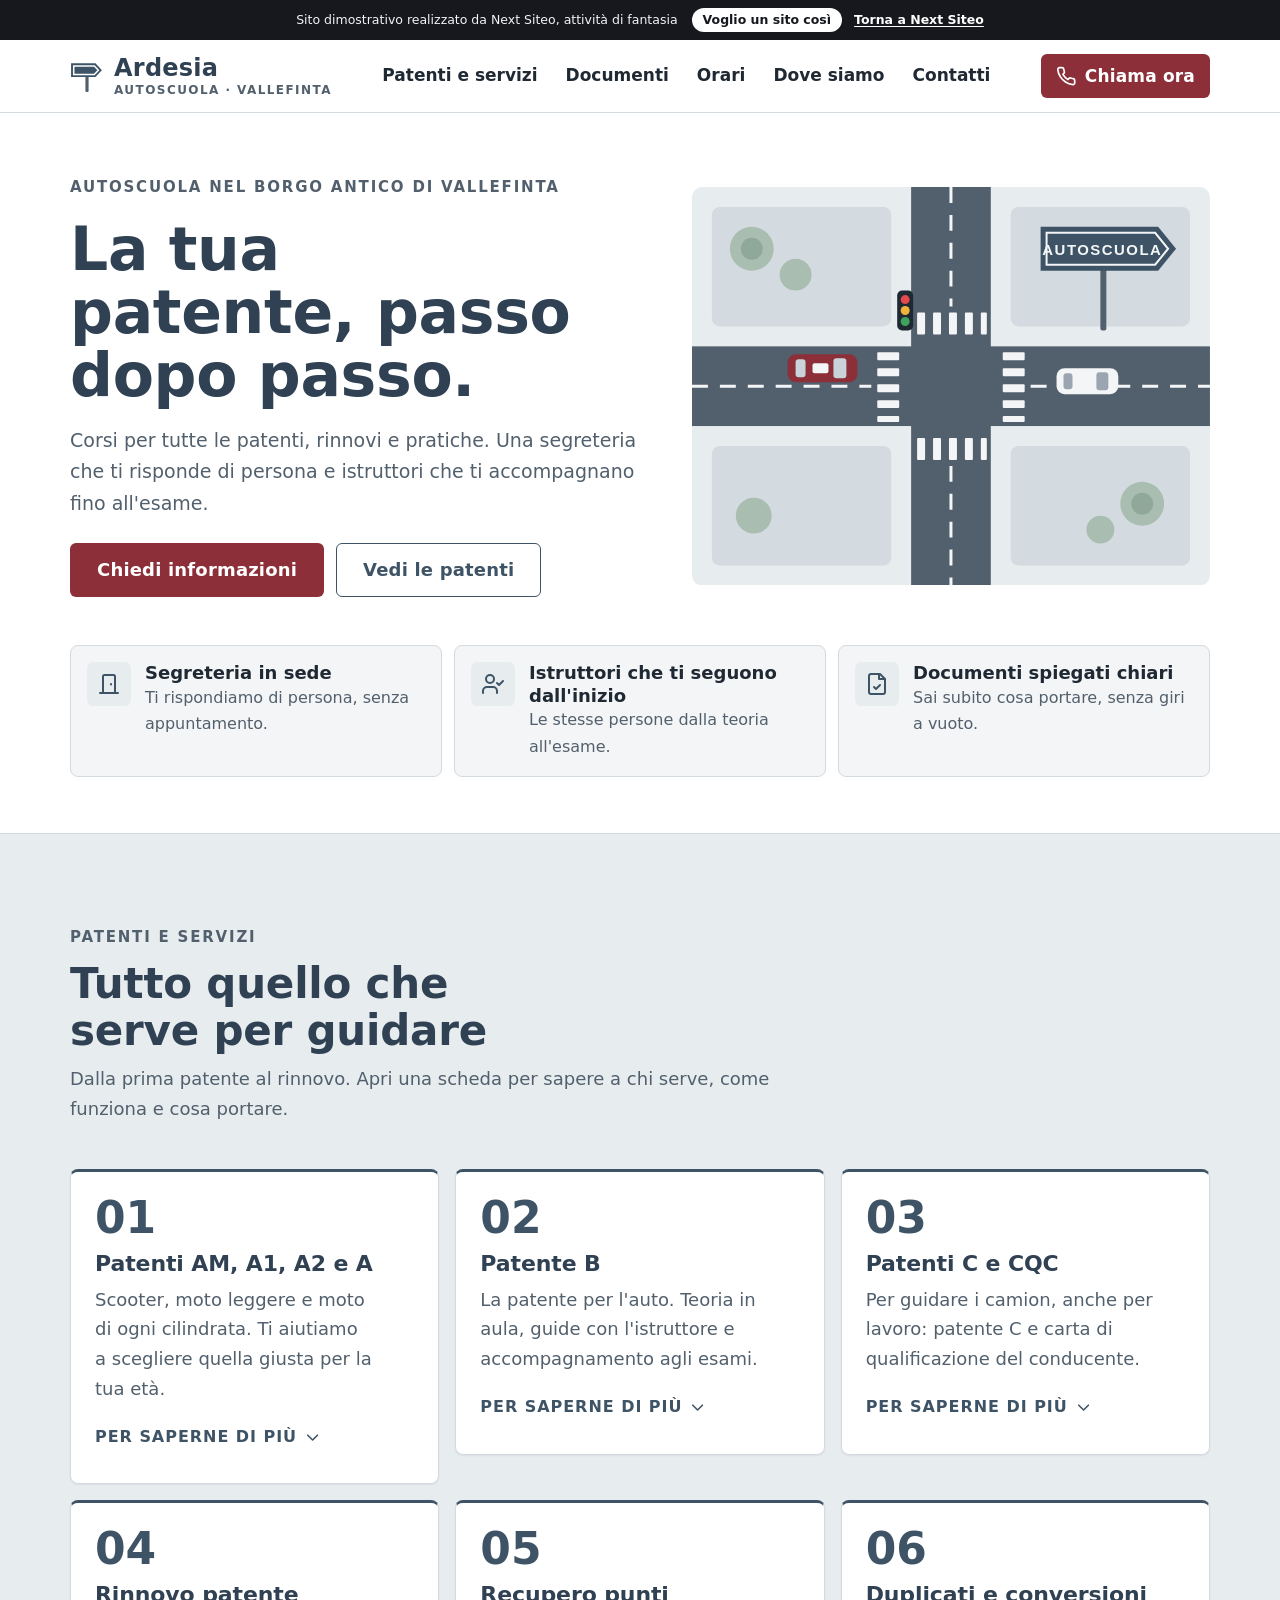
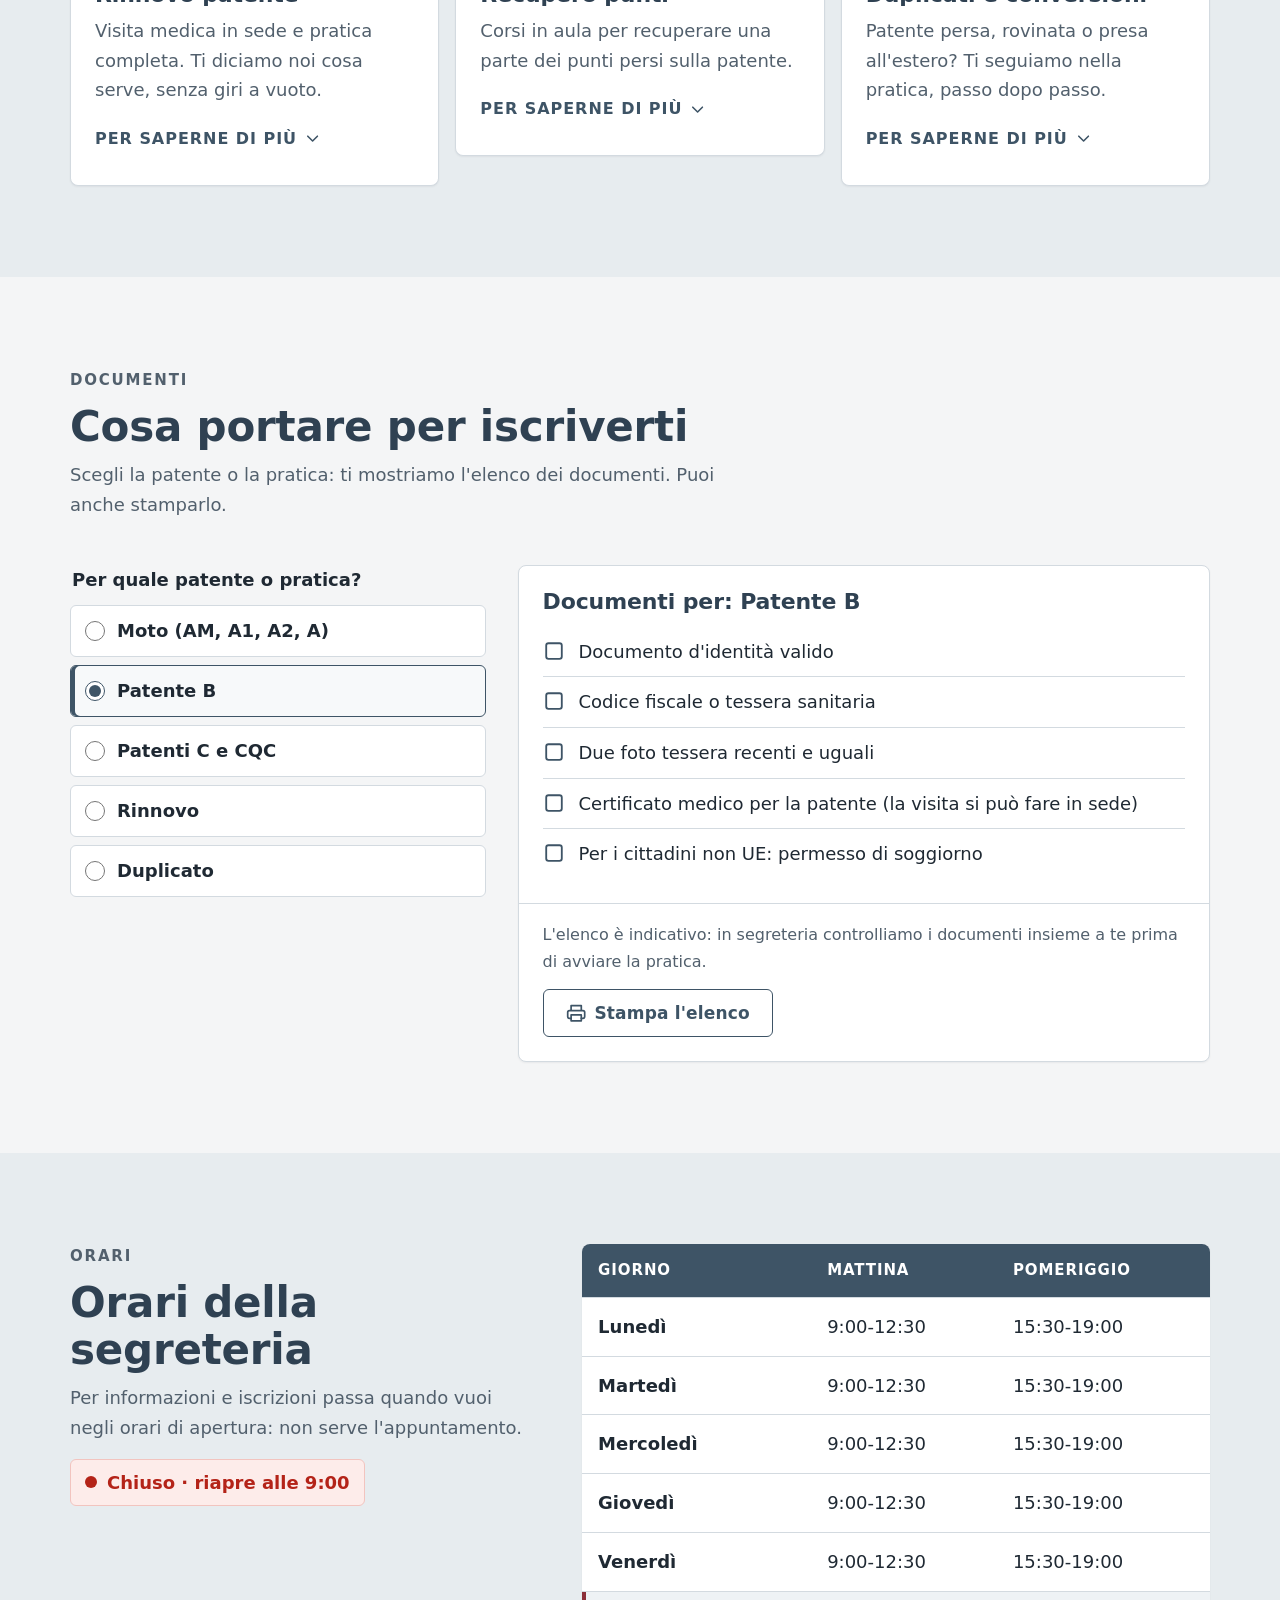
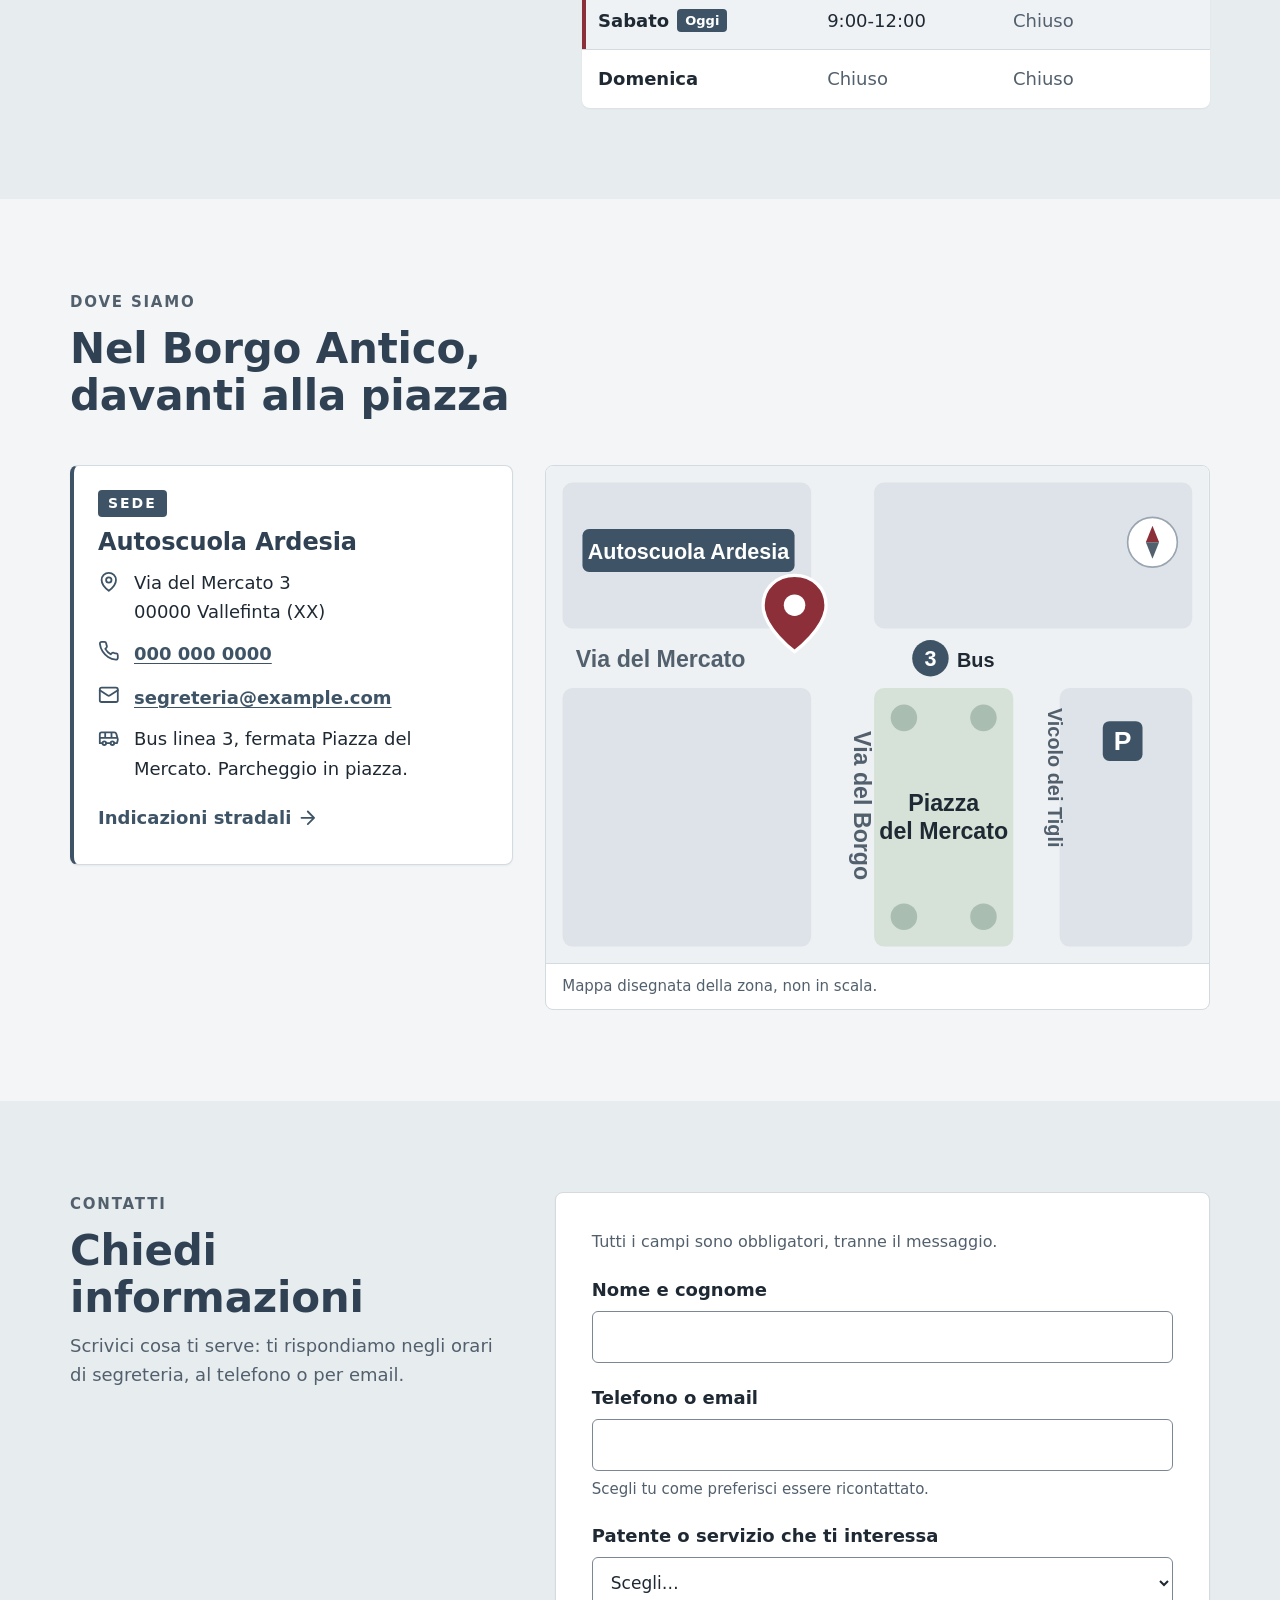
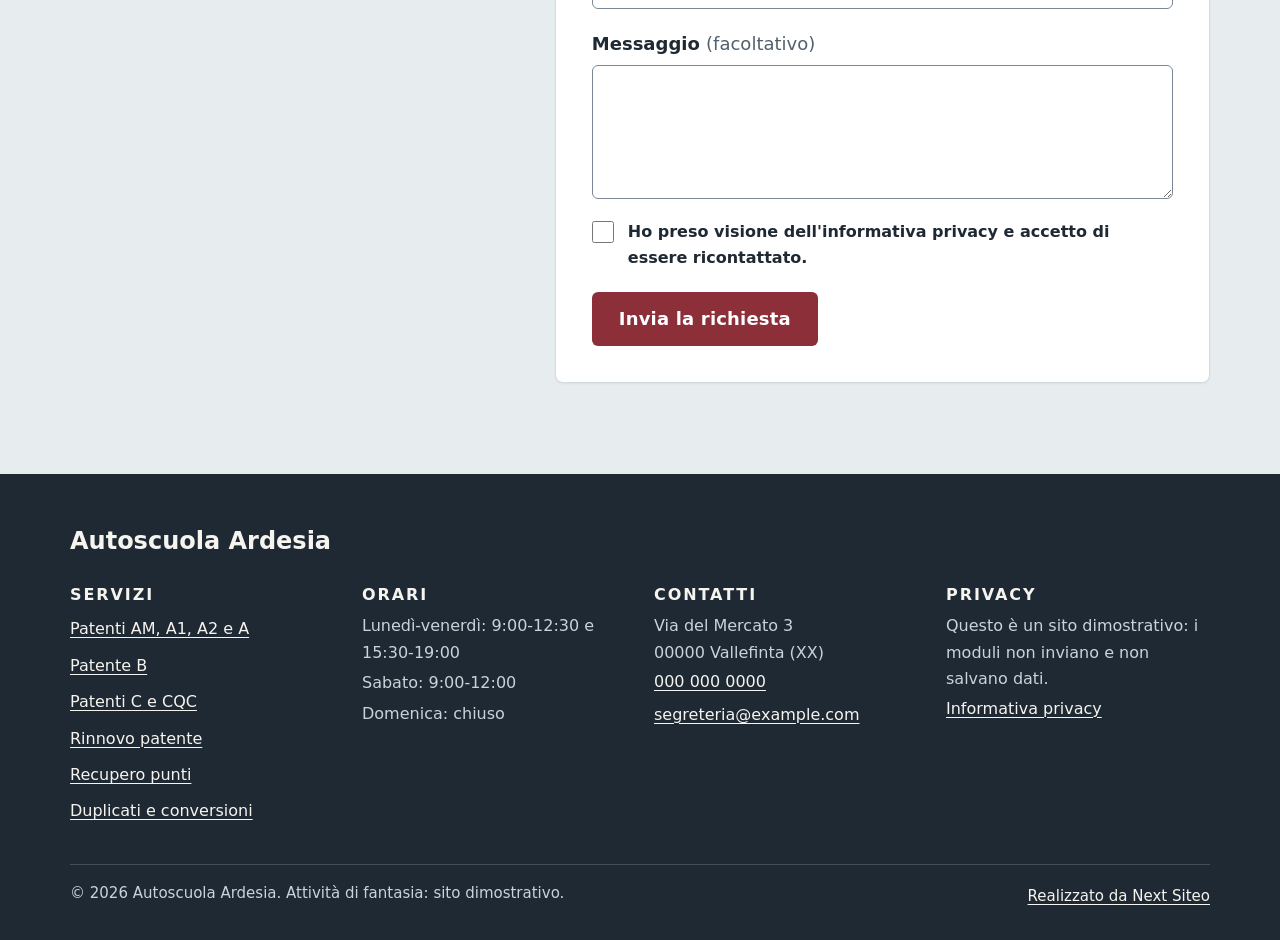
<file: demo/autoscuola-ardesia/index.html>
<!doctype html>
<html lang="it">
<head>
  <meta charset="utf-8">
  <meta name="viewport" content="width=device-width, initial-scale=1, viewport-fit=cover">
  <title>Autoscuola Ardesia, Vallefinta | Demo di Next Siteo</title>
  <meta name="description" content="Sito dimostrativo di un'autoscuola di quartiere di fantasia: patenti e servizi, documenti per iscriversi da stampare, orari con «aperto ora», sede e modulo per chiedere informazioni. Realizzato da Next Siteo.">
  <meta name="robots" content="noindex, nofollow">
  <meta name="theme-color" content="#3E5466">
  <meta property="og:type" content="website">
  <meta property="og:locale" content="it_IT">
  <meta property="og:title" content="Autoscuola Ardesia | Sito dimostrativo di Next Siteo">
  <meta property="og:description" content="Un esempio di sito classico e ordinato per un'autoscuola di quartiere. Attività di fantasia.">
  <link rel="icon" href="favicon.svg" type="image/svg+xml">
  <link rel="stylesheet" href="../comune/barra-demo.css">
  <link rel="stylesheet" href="css/style.css">
  <script>document.documentElement.classList.add('js');</script>
</head>
<body>
  <!-- Icone in stile Lucide (licenza ISC), disegnate inline -->
  <svg width="0" height="0" style="position:absolute" aria-hidden="true" focusable="false">
    <symbol id="i-phone" viewBox="0 0 24 24"><path d="M22 16.9v3a2 2 0 0 1-2.2 2 19.8 19.8 0 0 1-8.6-3.1 19.5 19.5 0 0 1-6-6A19.8 19.8 0 0 1 2.1 4.2 2 2 0 0 1 4.1 2h3a2 2 0 0 1 2 1.7c.1 1 .4 1.9.7 2.8a2 2 0 0 1-.5 2.1L8.1 9.9a16 16 0 0 0 6 6l1.3-1.3a2 2 0 0 1 2.1-.4c.9.3 1.8.6 2.8.7a2 2 0 0 1 1.7 2z"/></symbol>
    <symbol id="i-menu" viewBox="0 0 24 24"><path d="M4 6h16M4 12h16M4 18h16"/></symbol>
    <symbol id="i-close" viewBox="0 0 24 24"><path d="M18 6 6 18M6 6l12 12"/></symbol>
    <symbol id="i-arrow" viewBox="0 0 24 24"><path d="M5 12h14M12 5l7 7-7 7"/></symbol>
    <symbol id="i-chevron" viewBox="0 0 24 24"><path d="m6 9 6 6 6-6"/></symbol>
    <symbol id="i-check" viewBox="0 0 24 24"><path d="M20 6 9 17l-5-5"/></symbol>
    <symbol id="i-box" viewBox="0 0 24 24"><rect x="3.5" y="3.5" width="17" height="17" rx="2.5"/></symbol>
    <symbol id="i-door" viewBox="0 0 24 24"><path d="M3 21h18M6 21V4.5a1.5 1.5 0 0 1 1.5-1.5h9A1.5 1.5 0 0 1 18 4.5V21"/><path d="M14 12v.5"/></symbol>
    <symbol id="i-user-check" viewBox="0 0 24 24"><path d="M16 21v-2a4 4 0 0 0-4-4H6a4 4 0 0 0-4 4v2"/><circle cx="9" cy="7" r="4"/><path d="m16 11 2 2 4-4"/></symbol>
    <symbol id="i-file-check" viewBox="0 0 24 24"><path d="M15 2H6a2 2 0 0 0-2 2v16a2 2 0 0 0 2 2h12a2 2 0 0 0 2-2V7z"/><path d="M14 2v5h6M9 15l2 2 4-4"/></symbol>
    <symbol id="i-printer" viewBox="0 0 24 24"><path d="M6 9V3h12v6M6 18H4a2 2 0 0 1-2-2v-5a2 2 0 0 1 2-2h16a2 2 0 0 1 2 2v5a2 2 0 0 1-2 2h-2"/><rect x="6" y="14" width="12" height="7"/></symbol>
    <symbol id="i-pin" viewBox="0 0 24 24"><path d="M20 10c0 6-8 12-8 12s-8-6-8-12a8 8 0 0 1 16 0z"/><circle cx="12" cy="10" r="3"/></symbol>
    <symbol id="i-mail" viewBox="0 0 24 24"><rect x="2" y="4" width="20" height="16" rx="2"/><path d="m22 7-8.97 5.7a1.94 1.94 0 0 1-2.06 0L2 7"/></symbol>
    <symbol id="i-bus" viewBox="0 0 24 24"><path d="M8 6v6M15 6v6M2 12h19.6M18 18h3s.5-1.7.8-2.8c.1-.4.2-.8.2-1.2s-.1-.8-.2-1.2l-1.4-5C20.1 6.8 19.1 6 18 6H4a2 2 0 0 0-2 2v10h3M9 18h5"/><circle cx="7" cy="18" r="2"/><circle cx="16" cy="18" r="2"/></symbol>
    <symbol id="i-clock" viewBox="0 0 24 24"><circle cx="12" cy="12" r="9.5"/><path d="M12 7v5l3.5 2"/></symbol>
  </svg>

  <a class="skip-link" href="#contenuto">Salta al contenuto</a>

  <header class="header">
    <div class="container header__bar">
      <a class="brand" href="index.html">
        <svg class="brand__mark" viewBox="0 0 32 32" width="34" height="34" aria-hidden="true" focusable="false">
          <rect x="14.5" y="16" width="3" height="15" rx="1" fill="#52606D"/>
          <path d="M1 4h23l6 6.5-6 6.5H1z" fill="#3E5466"/>
          <path d="M3.5 6.5h19.4l3.8 4-3.8 4H3.5z" fill="none" stroke="#fff" stroke-width="1.4"/>
        </svg>
        <span class="brand__name">Ardesia<small>Autoscuola · Vallefinta</small></span>
      </a>
      <nav class="nav" aria-label="Menu principale">
        <ul role="list">
          <li><a href="#servizi">Patenti e servizi</a></li>
          <li><a href="#documenti">Documenti</a></li>
          <li><a href="#orari">Orari</a></li>
          <li><a href="#dove">Dove siamo</a></li>
          <li><a href="#contatti">Contatti</a></li>
        </ul>
      </nav>
      <div class="header__actions">
        <a class="btn btn--cta btn--call" href="#chiama" data-demo-avviso="Il numero è finto: in un sito vero qui partirebbe la chiamata alla segreteria.">
          <svg class="icon" aria-hidden="true"><use href="#i-phone"/></svg><span class="btn--call__text">Chiama ora</span>
        </a>
        <button class="menu-btn" type="button" aria-expanded="false" aria-controls="menu-mobile" data-menu-toggle>
          <svg class="icon icon--open" aria-hidden="true"><use href="#i-menu"/></svg>
          <svg class="icon icon--close" aria-hidden="true"><use href="#i-close"/></svg>
          <span class="sr-only">Menu</span>
        </button>
      </div>
    </div>
    <nav class="menu-mobile" id="menu-mobile" aria-label="Menu mobile" data-menu hidden>
      <ul class="container" role="list">
        <li><a href="#servizi">Patenti e servizi</a></li>
        <li><a href="#documenti">Documenti</a></li>
        <li><a href="#orari">Orari</a></li>
        <li><a href="#dove">Dove siamo</a></li>
        <li><a href="#contatti">Contatti</a></li>
      </ul>
    </nav>
  </header>

  <main id="contenuto" tabindex="-1">
    <!-- ============ HERO ============ -->
    <section class="hero" aria-labelledby="hero-title">
      <div class="container hero__grid">
        <div class="hero__text">
          <p class="label">Autoscuola nel Borgo Antico di Vallefinta</p>
          <h1 id="hero-title">La tua patente, passo dopo passo.</h1>
          <p class="hero__lead">Corsi per tutte le patenti, rinnovi e pratiche. Una segreteria che ti risponde di persona e istruttori che ti accompagnano fino all'esame.</p>
          <div class="btn-row">
            <a class="btn btn--cta btn--lg" href="#contatti">Chiedi informazioni</a>
            <a class="btn btn--outline btn--lg" href="#servizi">Vedi le patenti</a>
          </div>
        </div>
        <figure class="hero__art">
          <svg viewBox="0 0 520 400" width="520" height="400" role="img" aria-labelledby="art-t">
            <title id="art-t">Illustrazione: un incrocio visto dall'alto, con le strisce pedonali, un semaforo, un'auto della scuola guida e un cartello che indica l'autoscuola</title>
            <rect width="520" height="400" rx="10" fill="#E7ECEF"/>
            <g fill="#D3DAE0">
              <rect x="20" y="20" width="180" height="120" rx="8"/><rect x="320" y="20" width="180" height="120" rx="8"/>
              <rect x="20" y="260" width="180" height="120" rx="8"/><rect x="320" y="260" width="180" height="120" rx="8"/>
            </g>
            <rect x="0" y="160" width="520" height="80" fill="#52606D"/>
            <rect x="220" y="0" width="80" height="400" fill="#52606D"/>
            <g stroke="#F4F5F6" stroke-width="3" stroke-dasharray="16 12">
              <path d="M0 200h180M340 200h180M260 0v120M260 280v120"/>
            </g>
            <g fill="#F4F5F6">
              <rect x="186" y="166" width="22" height="8" rx="1"/><rect x="186" y="182" width="22" height="8" rx="1"/><rect x="186" y="198" width="22" height="8" rx="1"/><rect x="186" y="214" width="22" height="8" rx="1"/><rect x="186" y="230" width="22" height="6" rx="1"/>
              <rect x="312" y="166" width="22" height="8" rx="1"/><rect x="312" y="182" width="22" height="8" rx="1"/><rect x="312" y="198" width="22" height="8" rx="1"/><rect x="312" y="214" width="22" height="8" rx="1"/><rect x="312" y="230" width="22" height="6" rx="1"/>
              <rect x="226" y="126" width="8" height="22" rx="1"/><rect x="242" y="126" width="8" height="22" rx="1"/><rect x="258" y="126" width="8" height="22" rx="1"/><rect x="274" y="126" width="8" height="22" rx="1"/><rect x="290" y="126" width="6" height="22" rx="1"/>
              <rect x="226" y="252" width="8" height="22" rx="1"/><rect x="242" y="252" width="8" height="22" rx="1"/><rect x="258" y="252" width="8" height="22" rx="1"/><rect x="274" y="252" width="8" height="22" rx="1"/><rect x="290" y="252" width="6" height="22" rx="1"/>
            </g>
            <g fill="#A9BDB0"><circle cx="60" cy="62" r="22"/><circle cx="104" cy="88" r="16"/><circle cx="452" cy="318" r="22"/><circle cx="410" cy="344" r="14"/><circle cx="62" cy="330" r="18"/></g>
            <g fill="#8FA89A"><circle cx="60" cy="62" r="11"/><circle cx="452" cy="318" r="11"/></g>
            <g transform="translate(206 104)">
              <rect width="16" height="40" rx="5" fill="#1F2933"/>
              <circle cx="8" cy="9" r="4.5" fill="#E5484D"/><circle cx="8" cy="20" r="4.5" fill="#F2B33D"/><circle cx="8" cy="31" r="4.5" fill="#3DA35D"/>
            </g>
            <g transform="translate(96 168)">
              <rect width="70" height="28" rx="8" fill="#8C2F39"/>
              <rect x="46" y="4" width="13" height="20" rx="3" fill="#C9D3DA"/>
              <rect x="8" y="5" width="10" height="18" rx="3" fill="#C9D3DA"/>
              <rect x="25" y="9" width="16" height="10" rx="2" fill="#F4F5F6"/>
            </g>
            <g transform="translate(366 182)">
              <rect width="62" height="26" rx="8" fill="#F4F5F6"/>
              <rect x="40" y="4" width="12" height="18" rx="3" fill="#9AA5B1"/>
              <rect x="7" y="5" width="9" height="16" rx="3" fill="#9AA5B1"/>
            </g>
            <g transform="translate(350 40)">
              <rect x="60" y="40" width="6" height="64" rx="2" fill="#52606D"/>
              <path d="M0 0h118l18 22-18 22H0z" fill="#3E5466"/>
              <path d="M6 6h109l13 16-13 16H6z" fill="none" stroke="#F4F5F6" stroke-width="2"/>
              <text x="62" y="28" text-anchor="middle" font-family="Arial Narrow, Roboto Condensed, Arial, sans-serif" font-weight="700" font-size="15" letter-spacing="1.5" fill="#F4F5F6">AUTOSCUOLA</text>
            </g>
          </svg>
        </figure>
      </div>
      <div class="container">
        <ul class="assurances" role="list">
          <li><svg class="icon" aria-hidden="true"><use href="#i-door"/></svg><span><strong>Segreteria in sede</strong>Ti rispondiamo di persona, senza appuntamento.</span></li>
          <li><svg class="icon" aria-hidden="true"><use href="#i-user-check"/></svg><span><strong>Istruttori che ti seguono dall'inizio</strong>Le stesse persone dalla teoria all'esame.</span></li>
          <li><svg class="icon" aria-hidden="true"><use href="#i-file-check"/></svg><span><strong>Documenti spiegati chiari</strong>Sai subito cosa portare, senza giri a vuoto.</span></li>
        </ul>
      </div>
    </section>

    <!-- ============ PATENTI E SERVIZI ============ -->
    <section class="section section--alt" id="servizi" aria-labelledby="servizi-title">
      <div class="container">
        <div class="head">
          <p class="label">Patenti e servizi</p>
          <h2 id="servizi-title">Tutto quello che serve per guidare</h2>
          <p>Dalla prima patente al rinnovo. Apri una scheda per sapere a chi serve, come funziona e cosa portare.</p>
        </div>
        <ol class="services" role="list" data-services></ol>
        <noscript><p>Le schede dei servizi si aprono con JavaScript attivo. Per informazioni chiamaci o passa in segreteria.</p></noscript>
      </div>
    </section>

    <!-- ============ DOCUMENTI ============ -->
    <section class="section" id="documenti" aria-labelledby="doc-title">
      <div class="container">
        <div class="head">
          <p class="label">Documenti</p>
          <h2 id="doc-title">Cosa portare per iscriverti</h2>
          <p>Scegli la patente o la pratica: ti mostriamo l'elenco dei documenti. Puoi anche stamparlo.</p>
        </div>
        <div class="docs">
          <fieldset class="docs__picker">
            <legend>Per quale patente o pratica?</legend>
            <div class="picker" data-doc-picker></div>
          </fieldset>
          <div class="docs__card">
            <div class="docs__list" data-doc-list aria-live="polite"></div>
            <div class="docs__foot">
              <p>L'elenco è indicativo: in segreteria controlliamo i documenti insieme a te prima di avviare la pratica.</p>
              <button class="btn btn--outline" type="button" data-print><svg class="icon" aria-hidden="true"><use href="#i-printer"/></svg> Stampa l'elenco</button>
            </div>
          </div>
        </div>
      </div>
    </section>

    <!-- ============ ORARI ============ -->
    <section class="section section--alt" id="orari" aria-labelledby="orari-title">
      <div class="container hours-wrap">
        <div class="head">
          <p class="label">Orari</p>
          <h2 id="orari-title">Orari della segreteria</h2>
          <p>Per informazioni e iscrizioni passa quando vuoi negli orari di apertura: non serve l'appuntamento.</p>
          <p class="status" data-status><span class="status__dot" aria-hidden="true"></span><span data-status-text>Orari di apertura qui sotto.</span></p>
        </div>
        <table class="hours">
          <caption class="sr-only">Orari della segreteria, giorno per giorno</caption>
          <thead>
            <tr><th scope="col">Giorno</th><th scope="col">Mattina</th><th scope="col">Pomeriggio</th></tr>
          </thead>
          <tbody data-hours></tbody>
        </table>
      </div>
    </section>

    <!-- ============ DOVE SIAMO ============ -->
    <section class="section" id="dove" aria-labelledby="dove-title">
      <div class="container">
        <div class="head">
          <p class="label">Dove siamo</p>
          <h2 id="dove-title">Nel Borgo Antico, davanti alla piazza</h2>
        </div>
        <div class="where">
          <article class="sede">
            <p class="sede__label">Sede</p>
            <h3>Autoscuola Ardesia</h3>
            <ul class="sede__list" role="list">
              <li><svg class="icon" aria-hidden="true"><use href="#i-pin"/></svg><span>Via del Mercato 3<br>00000 Vallefinta (XX)</span></li>
              <li><svg class="icon" aria-hidden="true"><use href="#i-phone"/></svg><a href="#chiama" data-demo-avviso="Il numero è finto: in un sito vero qui partirebbe la chiamata alla segreteria.">000 000 0000</a></li>
              <li><svg class="icon" aria-hidden="true"><use href="#i-mail"/></svg><a href="#email" data-demo-avviso="L'indirizzo è finto: in un sito vero qui si aprirebbe l'email.">segreteria@example.com</a></li>
              <li><svg class="icon" aria-hidden="true"><use href="#i-bus"/></svg><span>Bus linea 3, fermata Piazza del Mercato. Parcheggio in piazza.</span></li>
            </ul>
            <a class="link-arrow" href="#indicazioni" data-demo-avviso="In un sito vero qui si aprirebbero le indicazioni stradali.">Indicazioni stradali <svg class="icon" aria-hidden="true"><use href="#i-arrow"/></svg></a>
          </article>
          <figure class="map">
            <svg viewBox="0 0 400 300" width="400" height="300" role="img" aria-labelledby="map-t map-d">
              <title id="map-t">Mappa disegnata della zona</title>
              <desc id="map-d">L'autoscuola è in Via del Mercato 3, all'angolo con Via del Borgo. Davanti c'è Piazza del Mercato, con la fermata del bus linea 3 e il parcheggio.</desc>
              <rect width="400" height="300" fill="#EEF1F3"/>
              <g fill="#DDE3E8">
                <rect x="10" y="10" width="150" height="88" rx="6"/><rect x="198" y="10" width="192" height="88" rx="6"/>
                <rect x="10" y="134" width="150" height="156" rx="6"/><rect x="310" y="134" width="80" height="156" rx="6"/>
              </g>
              <rect x="198" y="134" width="84" height="156" rx="6" fill="#D6E2D8"/>
              <g fill="#A9BDB0"><circle cx="216" cy="152" r="8"/><circle cx="264" cy="152" r="8"/><circle cx="216" cy="272" r="8"/><circle cx="264" cy="272" r="8"/></g>
              <g font-family="Arial Narrow, Roboto Condensed, Arial, sans-serif" font-weight="600" fill="#52606D">
                <text x="18" y="121" font-size="14">Via del Mercato</text>
                <text x="186" y="160" font-size="14" transform="rotate(90 186 160)">Via del Borgo</text>
                <text x="303" y="146" font-size="12" transform="rotate(90 303 146)">Vicolo dei Tigli</text>
              </g>
              <g font-family="Arial Narrow, Roboto Condensed, Arial, sans-serif" font-weight="700" font-size="14" fill="#1F2933" text-anchor="middle"><text x="240" y="208">Piazza</text><text x="240" y="225">del Mercato</text></g>
              <g transform="translate(232 116)"><circle r="11" fill="#3E5466"/><text y="4.5" text-anchor="middle" font-family="Arial Narrow, Roboto Condensed, Arial, sans-serif" font-weight="700" font-size="13" fill="#fff">3</text></g>
              <text x="248" y="121" font-family="Arial Narrow, Roboto Condensed, Arial, sans-serif" font-weight="600" font-size="12" fill="#1F2933">Bus</text>
              <g transform="translate(348 166)"><rect x="-12" y="-12" width="24" height="24" rx="4" fill="#3E5466"/><text y="5.5" text-anchor="middle" font-family="Arial Narrow, Roboto Condensed, Arial, sans-serif" font-weight="700" font-size="16" fill="#fff">P</text></g>
              <rect x="22" y="38" width="128" height="26" rx="4" fill="#3E5466"/>
              <text x="86" y="56" text-anchor="middle" font-family="Arial Narrow, Roboto Condensed, Arial, sans-serif" font-weight="700" font-size="13" fill="#fff">Autoscuola Ardesia</text>
              <path d="M150 66c-11 0-19 8-19 18 0 14 19 28 19 28s19-14 19-28c0-10-8-18-19-18z" fill="#8C2F39" stroke="#fff" stroke-width="2"/>
              <circle cx="150" cy="84" r="6.5" fill="#fff"/>
              <g transform="translate(366 46)"><circle r="15" fill="#fff" stroke="#9AA5B1"/><path d="M0-10l4 10h-8z" fill="#8C2F39"/><path d="M0 10l4-10h-8z" fill="#52606D"/></g>
            </svg>
            <figcaption>Mappa disegnata della zona, non in scala.</figcaption>
          </figure>
        </div>
      </div>
    </section>

    <!-- ============ CONTATTI ============ -->
    <section class="section section--alt" id="contatti" aria-labelledby="contatti-title">
      <div class="container contact">
        <div class="head">
          <p class="label">Contatti</p>
          <h2 id="contatti-title">Chiedi informazioni</h2>
          <p>Scrivici cosa ti serve: ti rispondiamo negli orari di segreteria, al telefono o per email.</p>
        </div>
        <div class="form-card">
          <form class="form" data-form novalidate>
            <p class="form__note">Tutti i campi sono obbligatori, tranne il messaggio.</p>
            <div class="field">
              <label for="c-nome">Nome e cognome</label>
              <input id="c-nome" name="nome" autocomplete="name" aria-describedby="c-nome-err">
              <p class="field__error" id="c-nome-err" hidden></p>
            </div>
            <div class="field">
              <label for="c-contatto">Telefono o email</label>
              <input id="c-contatto" name="contatto" autocomplete="email" aria-describedby="c-contatto-hint c-contatto-err">
              <p class="field__hint" id="c-contatto-hint">Scegli tu come preferisci essere ricontattato.</p>
              <p class="field__error" id="c-contatto-err" hidden></p>
            </div>
            <div class="field">
              <label for="c-servizio">Patente o servizio che ti interessa</label>
              <select id="c-servizio" name="servizio" aria-describedby="c-servizio-err" data-service-select>
                <option value="">Scegli…</option>
              </select>
              <p class="field__error" id="c-servizio-err" hidden></p>
            </div>
            <div class="field">
              <label for="c-msg">Messaggio <span class="optional">(facoltativo)</span></label>
              <textarea id="c-msg" name="messaggio" rows="4"></textarea>
            </div>
            <div class="field">
              <label class="check"><input type="checkbox" id="c-privacy" name="privacy" aria-describedby="c-privacy-err"><span>Ho preso visione dell'informativa privacy e accetto di essere ricontattato.</span></label>
              <p class="field__error" id="c-privacy-err" hidden></p>
            </div>
            <button class="btn btn--cta btn--lg" type="submit" data-submit>Invia la richiesta</button>
          </form>
          <div class="success" data-success tabindex="-1" hidden>
            <span class="success__icon"><svg class="icon" aria-hidden="true"><use href="#i-check"/></svg></span>
            <h3>Questa è una demo: nessun dato è stato inviato</h3>
            <p>In un sito vero la segreteria riceverebbe la tua richiesta e ti ricontatterebbe negli orari di apertura.</p>
            <button class="btn btn--outline" type="button" data-again>Scrivi un'altra richiesta</button>
          </div>
        </div>
      </div>
    </section>
  </main>

  <footer class="footer">
    <div class="container">
      <p class="footer__brand">Autoscuola Ardesia</p>
      <div class="footer__grid">
        <nav aria-labelledby="f-servizi">
          <h2 id="f-servizi">Servizi</h2>
          <ul role="list" data-footer-services></ul>
        </nav>
        <div>
          <h2>Orari</h2>
          <ul role="list" data-footer-hours></ul>
        </div>
        <div>
          <h2>Contatti</h2>
          <address>
            Via del Mercato 3<br>00000 Vallefinta (XX)<br>
            <a href="#chiama" data-demo-avviso="Il numero è finto: in un sito vero qui partirebbe la chiamata alla segreteria.">000 000 0000</a><br>
            <a href="#email" data-demo-avviso="L'indirizzo è finto: in un sito vero qui si aprirebbe l'email.">segreteria@example.com</a>
          </address>
        </div>
        <div>
          <h2>Privacy</h2>
          <p>Questo è un sito dimostrativo: i moduli non inviano e non salvano dati.</p>
          <p><a href="#privacy" data-demo-avviso="In un sito vero qui si aprirebbe l'informativa privacy completa.">Informativa privacy</a></p>
        </div>
      </div>
      <div class="footer__legal">
        <p>© <span data-year>2026</span> Autoscuola Ardesia. Attività di fantasia: sito dimostrativo.</p>
        <p><a href="../../index.html">Realizzato da Next Siteo</a></p>
      </div>
    </div>
  </footer>

  <script src="../comune/barra-demo.js" defer></script>
  <script src="js/dati.js" defer></script>
  <script src="js/main.js" defer></script>
</body>
</html>
</file>
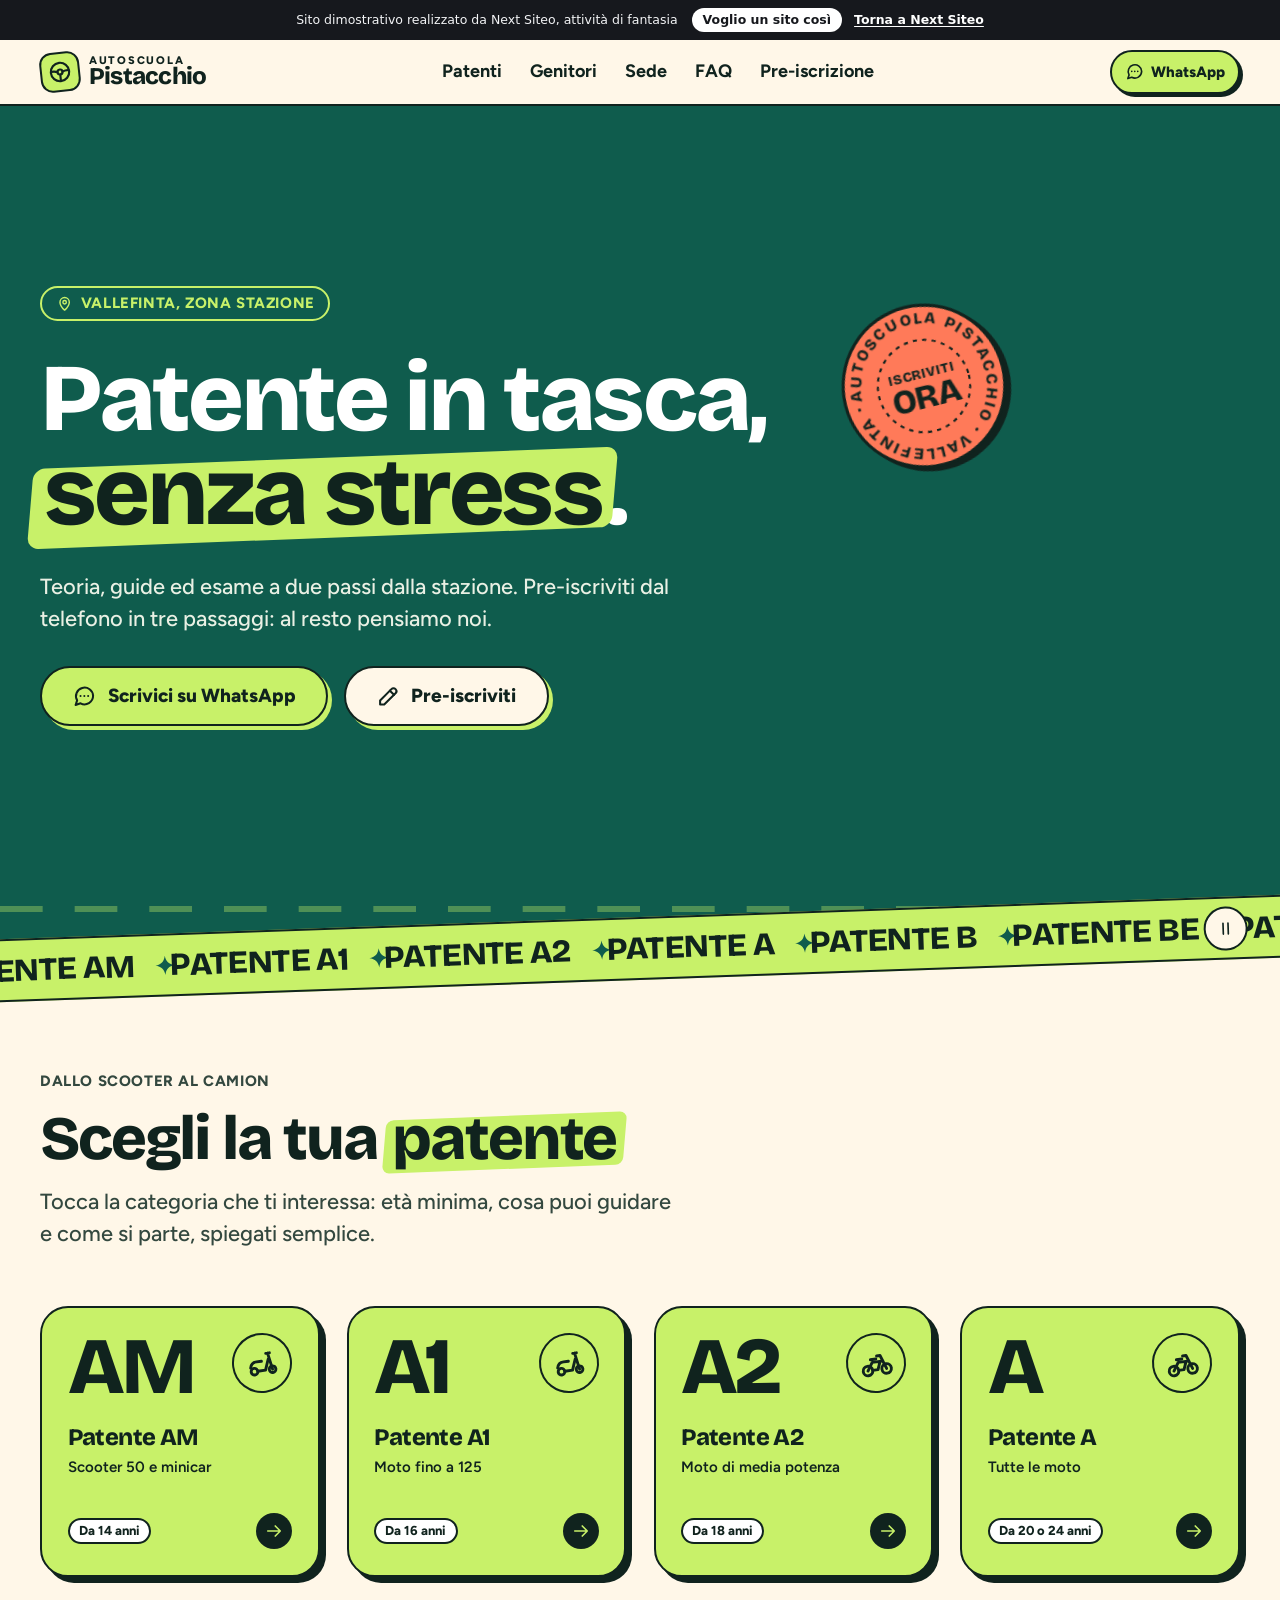
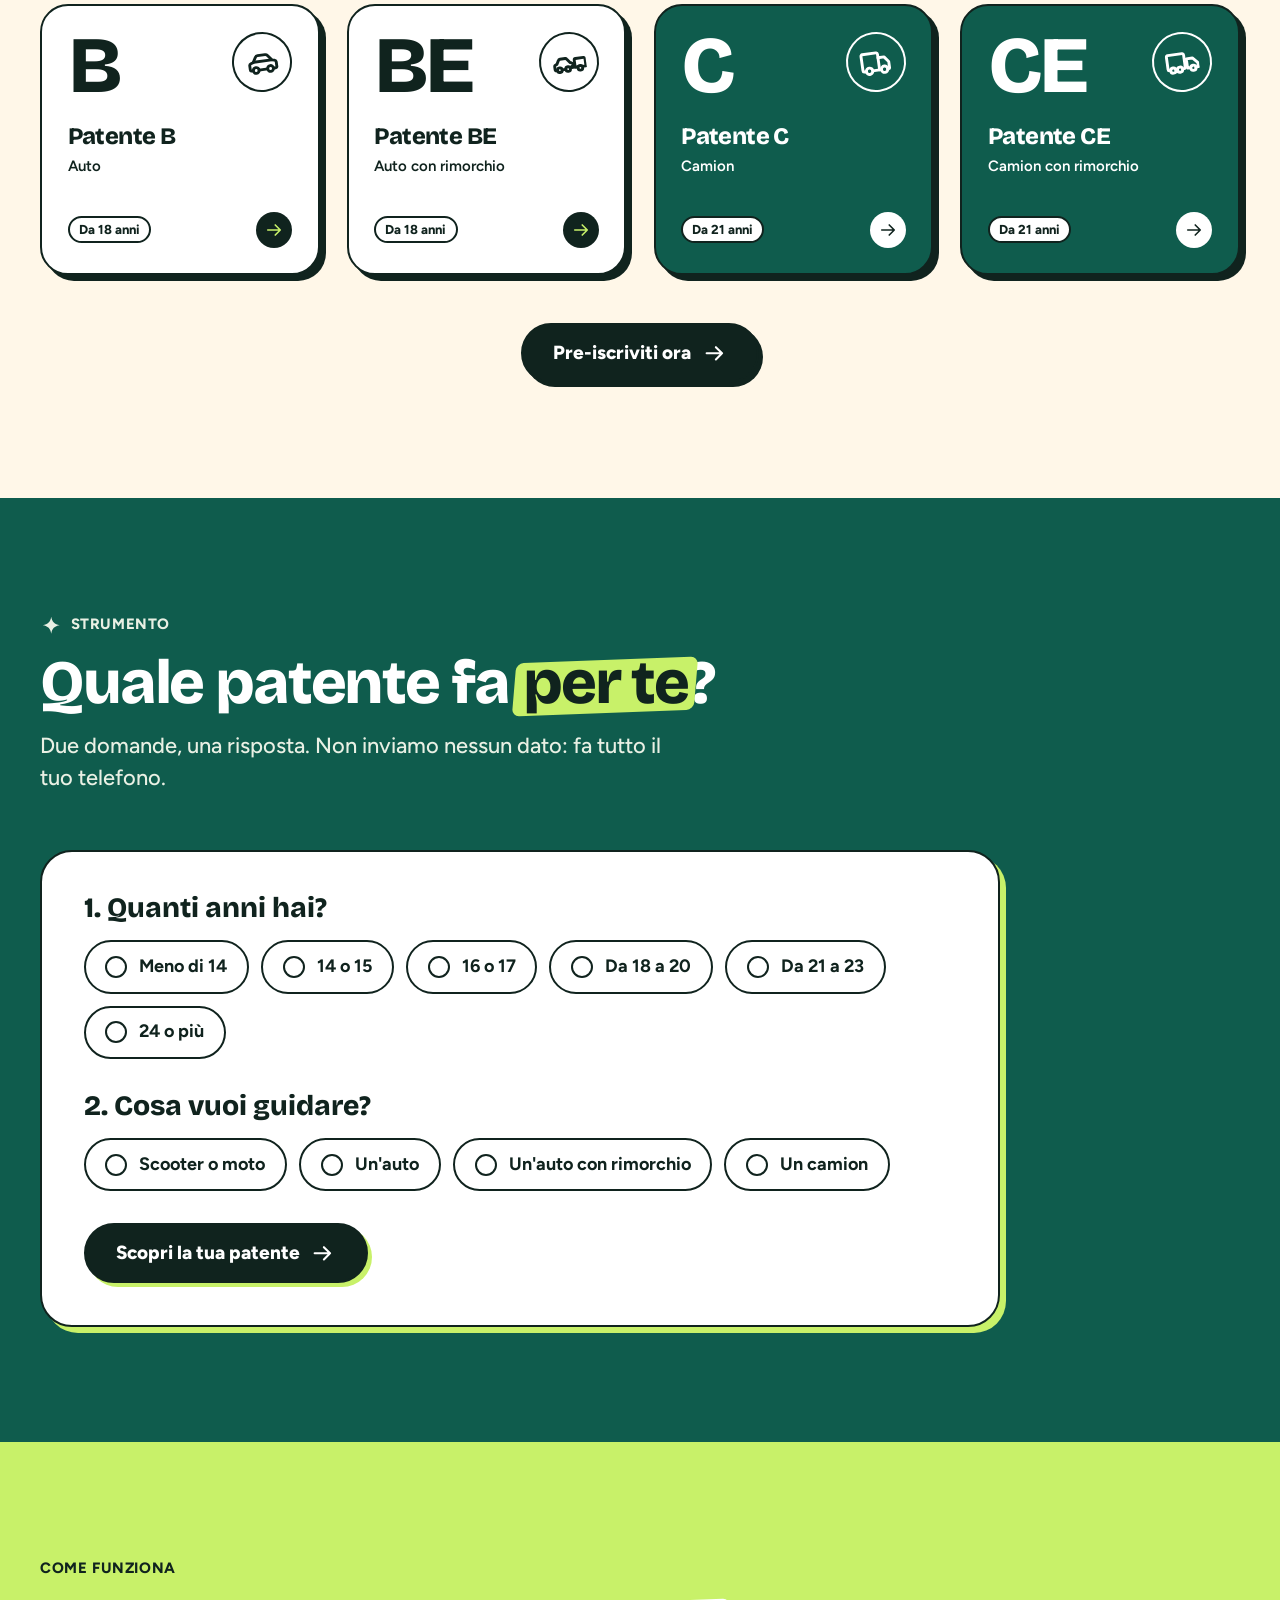
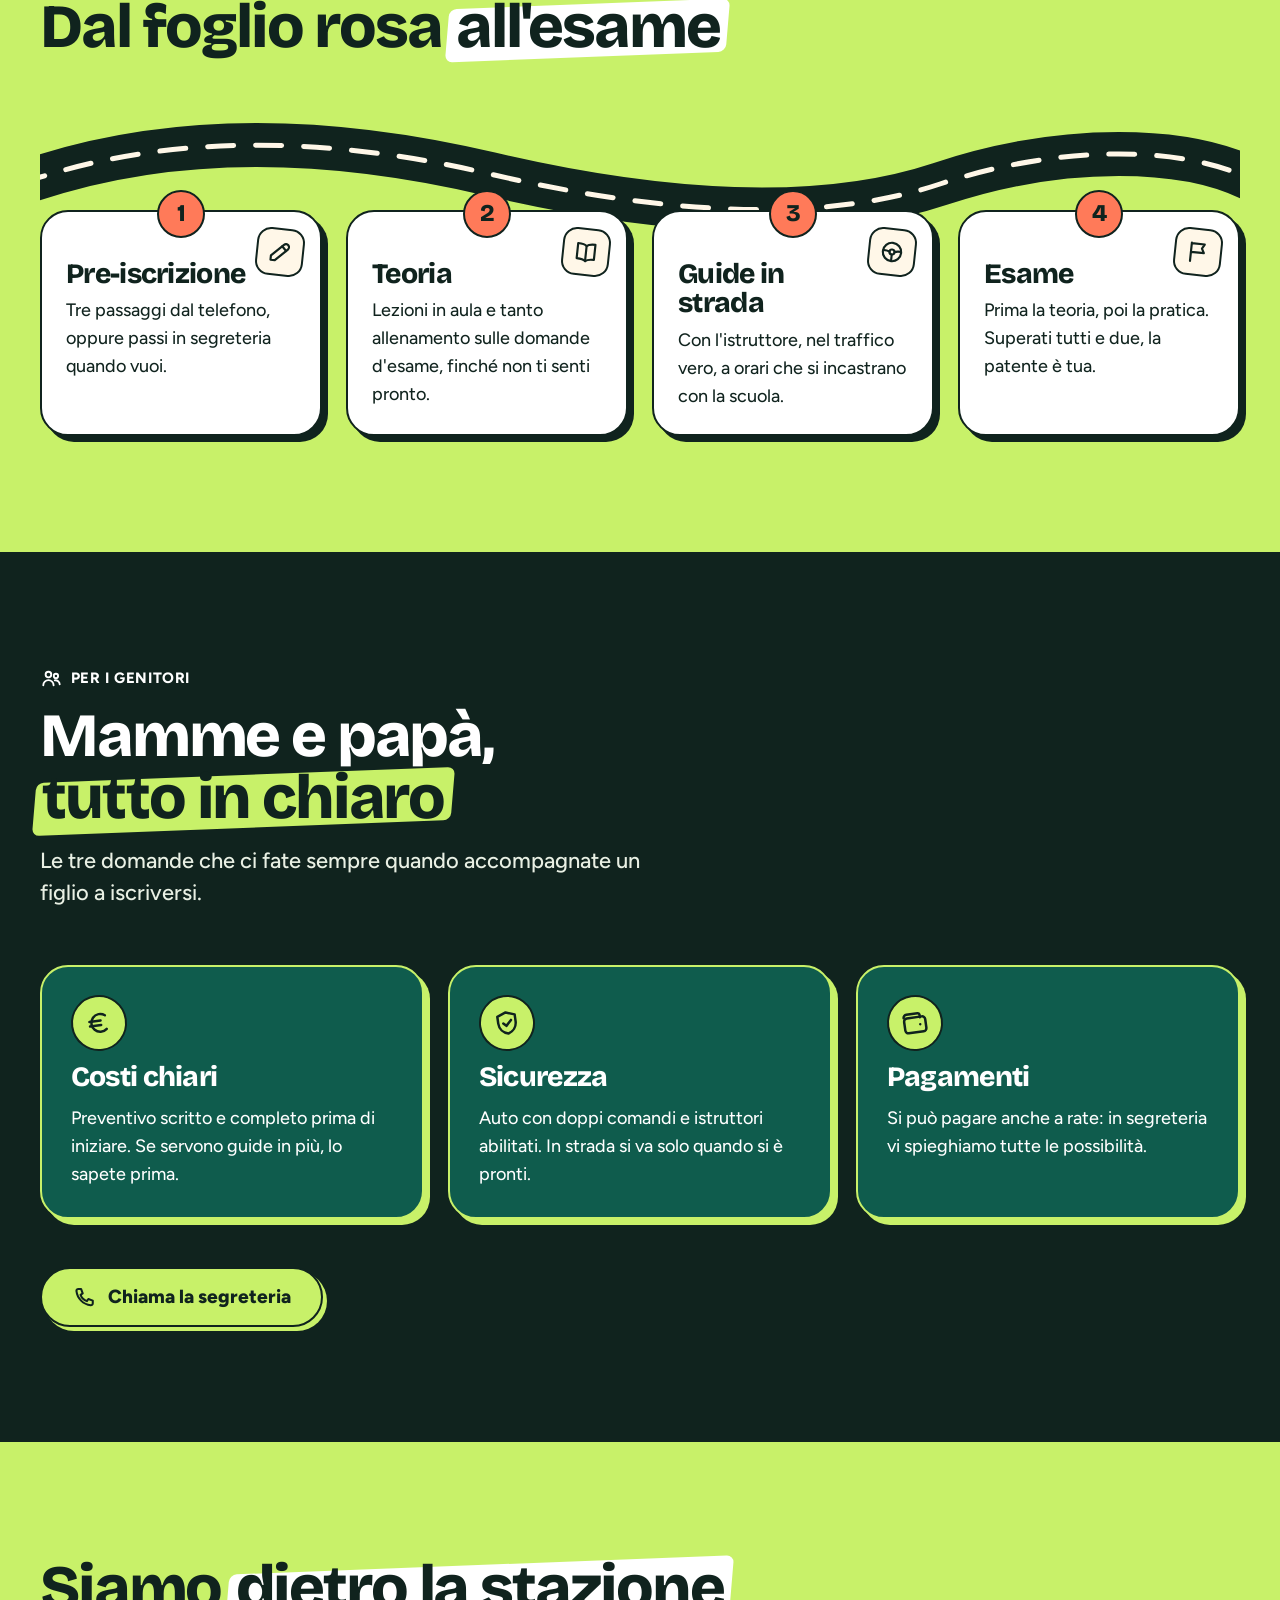
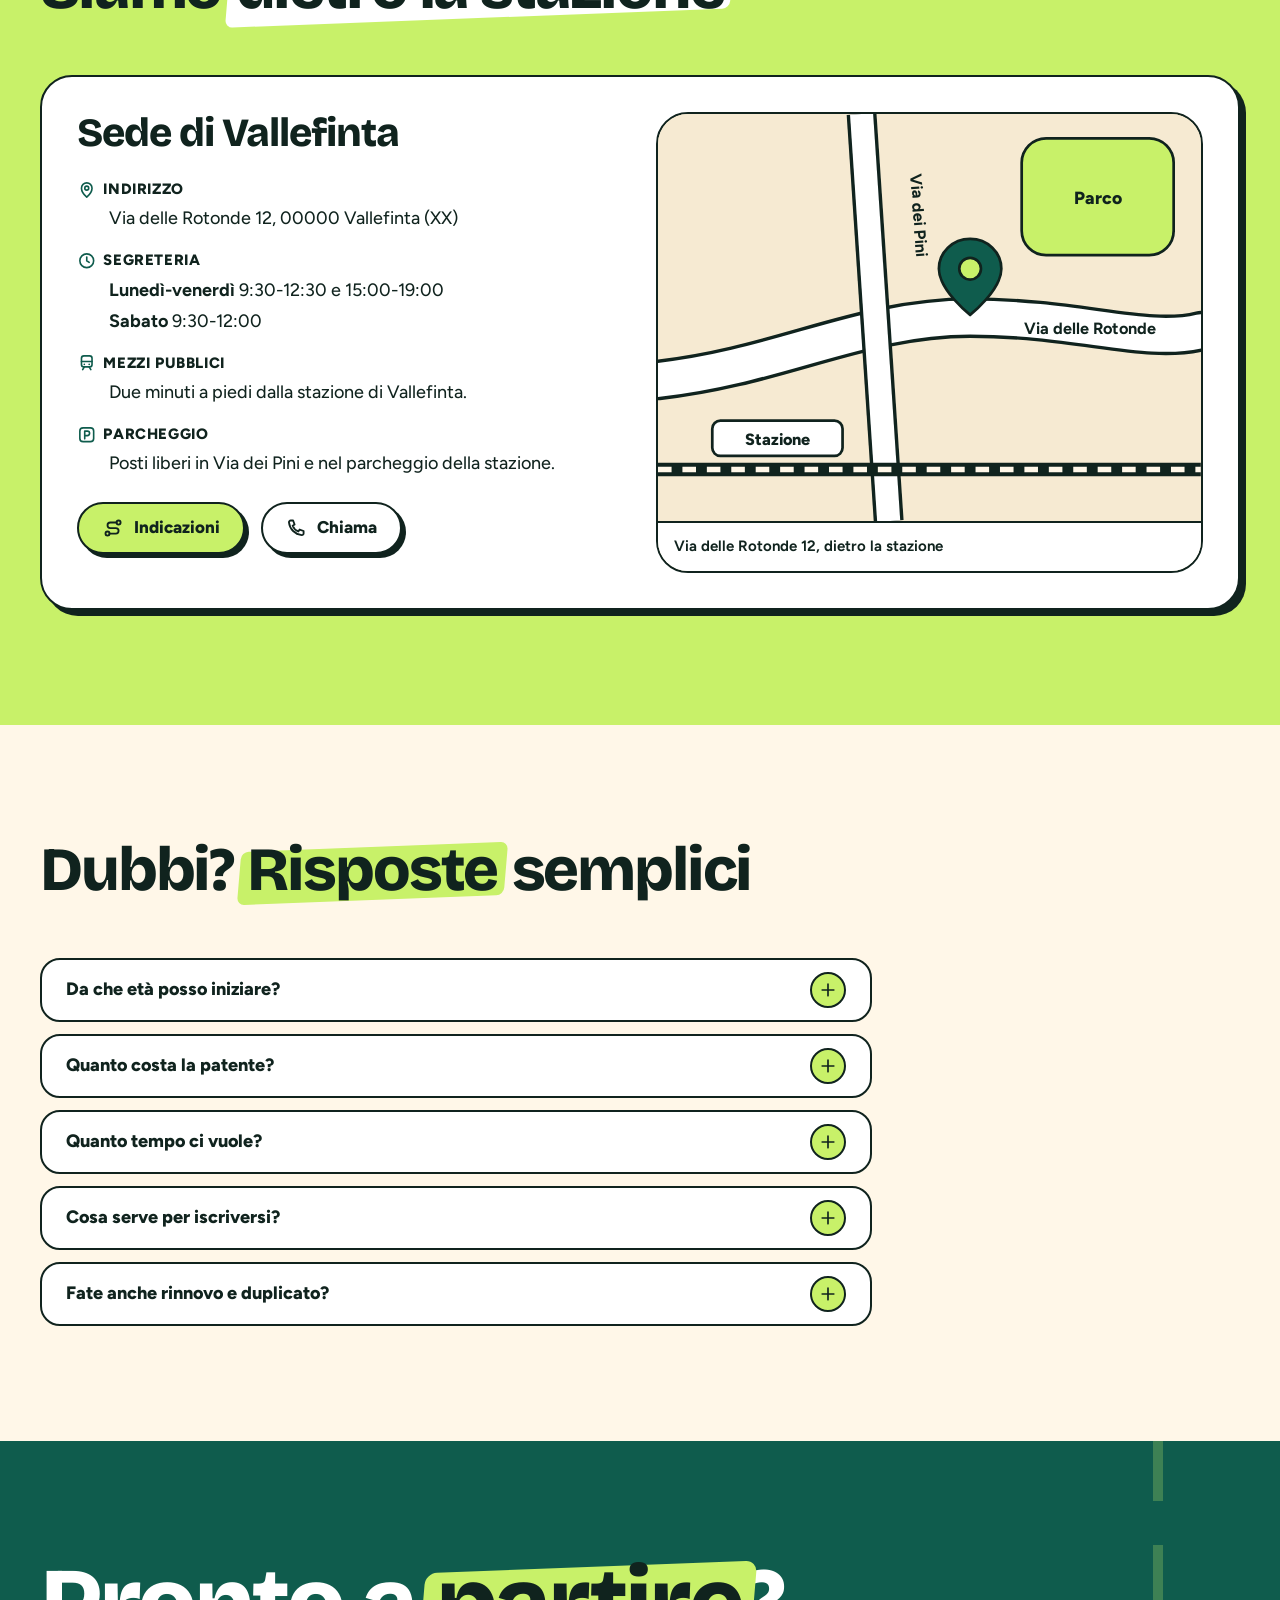
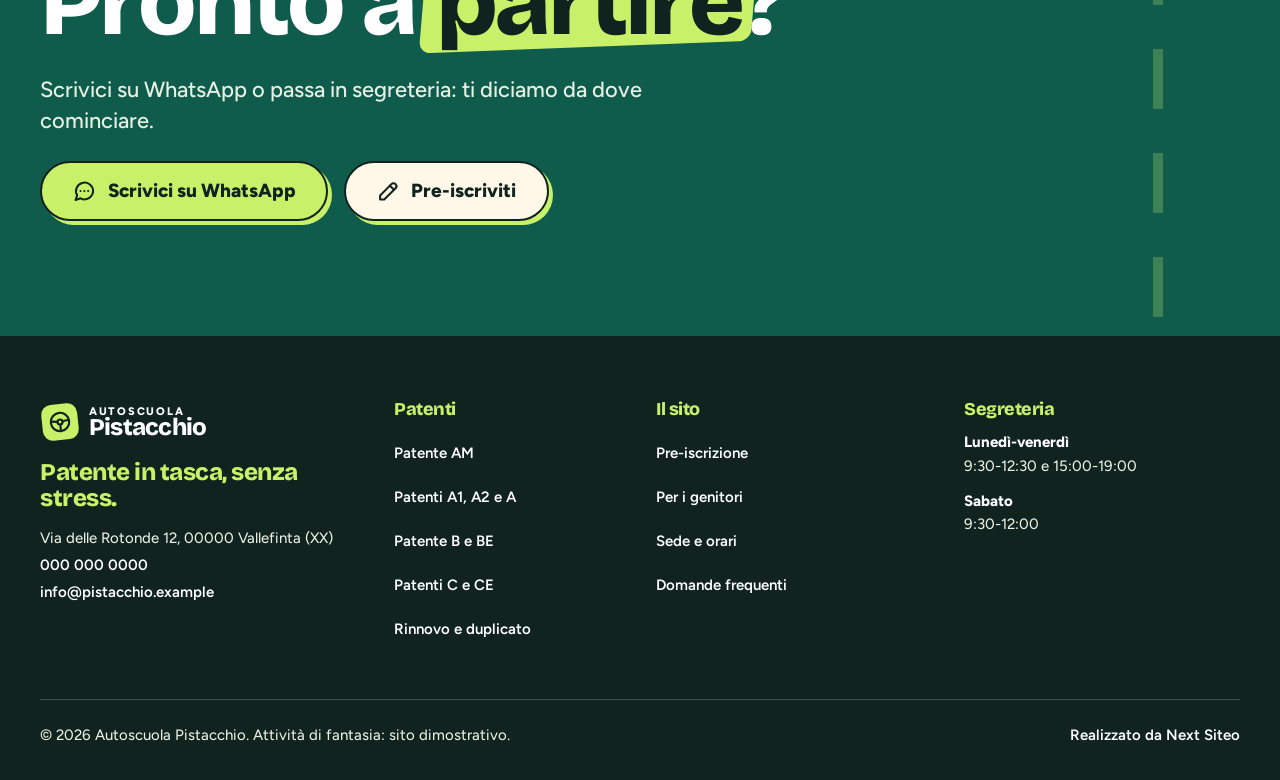
<file: demo/autoscuola-pistacchio/index.html>
<!doctype html>
<html lang="it">
<head>
  <meta charset="utf-8">
  <meta name="viewport" content="width=device-width, initial-scale=1, viewport-fit=cover">
  <title>Autoscuola Pistacchio, Vallefinta | Demo di Next Siteo</title>
  <meta name="description" content="Sito dimostrativo di un'autoscuola di fantasia: pre-iscrizione online a step, strumento «Quale patente fa per te?», informazioni per i genitori e WhatsApp. Realizzato da Next Siteo.">
  <meta name="robots" content="noindex, nofollow">
  <meta name="theme-color" content="#0f5c4d">
  <meta property="og:type" content="website">
  <meta property="og:locale" content="it_IT">
  <meta property="og:title" content="Autoscuola Pistacchio | Sito dimostrativo di Next Siteo">
  <meta property="og:description" content="Un esempio di sito per autoscuole: attività di fantasia, funzioni vere.">
  <link rel="icon" href="favicon.svg" type="image/svg+xml">
  <link rel="preload" href="fonts/bricolage-grotesque-800.woff2" as="font" type="font/woff2" crossorigin>
  <link rel="stylesheet" href="../comune/barra-demo.css">
  <link rel="stylesheet" href="css/style.css">
  <script>document.documentElement.classList.add('js');</script>
</head>
<body data-page="home">
<!-- SPRITE START -->
  <!-- Icone disegnate per il sito: griglia 24x24, tratto 2 -->
  <svg class="sprite" aria-hidden="true" focusable="false">
    <symbol id="i-arrow" viewBox="0 0 24 24"><path d="M4.5 12h15M13.5 6l6 6-6 6"/></symbol>
    <symbol id="i-arrow-left" viewBox="0 0 24 24"><path d="M19.5 12h-15M10.5 6l-6 6 6 6"/></symbol>
    <symbol id="i-plus" viewBox="0 0 24 24"><path d="M12 5v14M5 12h14"/></symbol>
    <symbol id="i-x" viewBox="0 0 24 24"><path d="M6 6l12 12M18 6 6 18"/></symbol>
    <symbol id="i-menu" viewBox="0 0 24 24"><path d="M4 7h16M4 12h16M4 17h10"/></symbol>
    <symbol id="i-check" viewBox="0 0 24 24"><path d="m5 12.5 4.5 4.5L19 7.5"/></symbol>
    <symbol id="i-info" viewBox="0 0 24 24"><circle cx="12" cy="12" r="8.5"/><path d="M12 11v5M12 8h.01"/></symbol>
    <symbol id="i-pause" viewBox="0 0 24 24"><path d="M9 5.5v13M15 5.5v13"/></symbol>
    <symbol id="i-play" viewBox="0 0 24 24"><path d="M8 5.5v13l10.5-6.5z"/></symbol>
    <symbol id="i-spark" viewBox="0 0 24 24"><path d="M12 3c.8 5.4 3.6 8.2 9 9-5.4.8-8.2 3.6-9 9-.8-5.4-3.6-8.2-9-9 5.4-.8 8.2-3.6 9-9z"/></symbol>
    <symbol id="i-phone" viewBox="0 0 24 24"><path d="M6.2 3.8h2.6l1.6 4.3-2.1 1.4a10.8 10.8 0 0 0 6.2 6.2l1.4-2.1 4.3 1.6v2.6a1.9 1.9 0 0 1-2 1.9A15.7 15.7 0 0 1 4.3 5.8a1.9 1.9 0 0 1 1.9-2z"/></symbol>
    <symbol id="i-chat" viewBox="0 0 24 24"><path d="M20.5 11.5a8.3 8.3 0 0 1-12.2 7.3L3.5 20.4l1.5-4.5a8.3 8.3 0 1 1 15.5-4.4z"/><path d="M8.3 11.6h.01M12 11.6h.01M15.7 11.6h.01"/></symbol>
    <symbol id="i-mail" viewBox="0 0 24 24"><rect x="3" y="5.5" width="18" height="13" rx="2.5"/><path d="m4 7.5 8 6 8-6"/></symbol>
    <symbol id="i-pin" viewBox="0 0 24 24"><path d="M12 21s-6.5-5.6-6.5-11a6.5 6.5 0 0 1 13 0c0 5.4-6.5 11-6.5 11z"/><circle cx="12" cy="10" r="2.4"/></symbol>
    <symbol id="i-route" viewBox="0 0 24 24"><circle cx="6" cy="18" r="2.2"/><circle cx="18" cy="6" r="2.2"/><path d="M8.2 18h6.8a3 3 0 0 0 0-6H9a3 3 0 0 1 0-6h6.8"/></symbol>
    <symbol id="i-clock" viewBox="0 0 24 24"><circle cx="12" cy="12" r="8.5"/><path d="M12 7.5V12l3 2"/></symbol>
    <symbol id="i-transit" viewBox="0 0 24 24"><rect x="5.5" y="3.5" width="13" height="13.5" rx="3"/><path d="M5.5 10.5h13M9 17l-2 3.5M15 17l2 3.5M9 14h.01M15 14h.01"/></symbol>
    <symbol id="i-parking" viewBox="0 0 24 24"><rect x="3.5" y="3.5" width="17" height="17" rx="4"/><path d="M9.5 17V7.5h3.2a2.8 2.8 0 0 1 0 5.6H9.5"/></symbol>
    <symbol id="i-idcard" viewBox="0 0 24 24"><rect x="3" y="5.5" width="18" height="13" rx="2.5"/><circle cx="8.5" cy="11" r="2"/><path d="M5.6 15.8a3.2 3.2 0 0 1 5.8 0M14 10h4M14 13.5h4"/></symbol>
    <symbol id="i-doc" viewBox="0 0 24 24"><path d="M6 3.5h8l4.5 4.5v12.5H6z"/><path d="M14 3.5V8h4.5M9 12.5h6M9 16h6"/></symbol>
    <symbol id="i-refresh" viewBox="0 0 24 24"><path d="M19.5 12a7.5 7.5 0 1 1-2.2-5.3"/><path d="M19.5 4v4.5H15"/></symbol>
    <symbol id="i-copy" viewBox="0 0 24 24"><rect x="8.5" y="8.5" width="11.5" height="11.5" rx="2.5"/><path d="M5.5 15.5h-.2A1.8 1.8 0 0 1 3.5 13.7V5.3a1.8 1.8 0 0 1 1.8-1.8h8.4a1.8 1.8 0 0 1 1.8 1.8v.2"/></symbol>
    <symbol id="i-pencil" viewBox="0 0 24 24"><path d="M4 20h4L19 9a2.8 2.8 0 0 0-4-4L4 16z"/><path d="m13.5 6.5 4 4"/></symbol>
    <symbol id="i-book" viewBox="0 0 24 24"><path d="M12 6.5C10.5 5 8 4.5 4 4.5v14c4 0 6.5.5 8 2 1.5-1.5 4-2 8-2v-14c-4 0-6.5.5-8 2z"/><path d="M12 6.5v14"/></symbol>
    <symbol id="i-flag" viewBox="0 0 24 24"><path d="M5.5 21V4M5.5 4.5h12l-2.2 4 2.2 4h-12"/></symbol>
    <symbol id="i-steering" viewBox="0 0 24 24"><circle cx="12" cy="12" r="8.5"/><circle cx="12" cy="12" r="2.3"/><path d="M3.8 11c2.6 0 4.9.3 5.9 1M20.2 11c-2.6 0-4.9.3-5.9 1M12 14.3v6"/></symbol>
    <symbol id="i-users" viewBox="0 0 24 24"><circle cx="9" cy="8" r="3"/><path d="M3.5 19.5a5.5 5.5 0 0 1 11 0"/><circle cx="17" cy="9.5" r="2.3"/><path d="M15.8 14.2a4.5 4.5 0 0 1 5.2 4.3"/></symbol>
    <symbol id="i-shield" viewBox="0 0 24 24"><path d="M12 3.5 19 6v5.5c0 4.4-3 7.8-7 9-4-1.2-7-4.6-7-9V6z"/><path d="m9 12 2.2 2.2L15.5 10"/></symbol>
    <symbol id="i-wallet" viewBox="0 0 24 24"><path d="M16.5 8V6a1.5 1.5 0 0 0-1.5-1.5H6A2.5 2.5 0 0 0 3.5 7"/><rect x="3.5" y="7.5" width="17" height="12" rx="2.5"/><path d="M16 13.5h.01"/></symbol>
    <symbol id="i-euro" viewBox="0 0 24 24"><path d="M17.5 6.5a7.1 7.1 0 1 0 0 11"/><path d="M4.5 10.2h9M4.5 13.8h9"/></symbol>
    <symbol id="i-scooter" viewBox="0 0 24 24"><circle cx="5.8" cy="17" r="2.3"/><circle cx="18.4" cy="17" r="2.3"/><path d="M8.1 17h5.4l2.8-7.2"/><path d="M15.2 5.5h2.6M16.5 5.5l1.9 11.5"/><path d="M3.5 14.2c.5-2.3 2.2-3.7 4.6-3.7h3.4"/></symbol>
    <symbol id="i-moto" viewBox="0 0 24 24"><circle cx="5.5" cy="16.5" r="3.3"/><circle cx="18.5" cy="16.5" r="3.3"/><path d="M5.5 16.5 9.2 11h5.5l-2.2 5.5H8.8"/><path d="m18.5 16.5-3.3-9.5h-2.4M14.7 11l1.9-.2"/><path d="M8.2 9h3.8"/></symbol>
    <symbol id="i-car" viewBox="0 0 24 24"><path d="M5 17H3.8a.8.8 0 0 1-.8-.8v-3c0-.6.4-1.1 1-1.3l1.6-.5 2-3.4A2 2 0 0 1 9.3 7h5.2a2 2 0 0 1 1.6.8l2.6 3.4 1.8.5c.6.2 1 .7 1 1.3v3.2a.8.8 0 0 1-.8.8H19M9 17h6"/><circle cx="7" cy="17" r="2"/><circle cx="17" cy="17" r="2"/><path d="M5.8 11.2h12.5"/></symbol>
    <symbol id="i-car-trailer" viewBox="0 0 24 24"><path d="M3 16.5H2.2a.7.7 0 0 1-.7-.7v-2.3c0-.4.3-.8.7-.9l1-.3 1.4-2.5a1.4 1.4 0 0 1 1.2-.8h3.6a1.4 1.4 0 0 1 1.1.6l1.9 2.6 1.1.4c.4.1.7.5.7.9v2.3h-1M6.4 16.5h2.4"/><circle cx="4.7" cy="16.5" r="1.6"/><circle cx="10.5" cy="16.5" r="1.6"/><path d="M13.2 15h2.3"/><path d="M15.5 16V11a1 1 0 0 1 1-1h5.5a1 1 0 0 1 1 1v5h-1.5M17.2 16h-1.7"/><circle cx="19" cy="16.8" r="1.6"/></symbol>
    <symbol id="i-truck" viewBox="0 0 24 24"><path d="M4.3 17.5H3a1 1 0 0 1-1-1v-10a1 1 0 0 1 1-1h9.5a1 1 0 0 1 1 1v11H8.7"/><path d="M13.5 9h4.2l2.8 3.6v4.4a.5.5 0 0 1-.5.5h-1M13.5 17.5h1.3"/><circle cx="6.5" cy="17.5" r="2.2"/><circle cx="17" cy="17.5" r="2.2"/></symbol>
    <symbol id="i-truck-trailer" viewBox="0 0 24 24"><path d="M3.2 16.5H2.5a1 1 0 0 1-1-1V7a1 1 0 0 1 1-1h10a1 1 0 0 1 1 1v8.5a1 1 0 0 1-1 1h-1M6.8 16.5h1.1"/><circle cx="5" cy="16.8" r="1.8"/><circle cx="9.7" cy="16.8" r="1.8"/><path d="M13.5 15h1.5M15 16.5V10h4.2l3.3 3.5v3h-1.7M15 16.5h2.1"/><circle cx="19" cy="16.8" r="1.8"/></symbol>
  </svg>
<!-- SPRITE END -->

  <a class="skip-link" href="#contenuto">Salta al contenuto</a>

<!-- HEADER START -->
  <header class="header">
    <div class="container header__bar">
      <a href="index.html" class="logo" aria-label="Autoscuola Pistacchio, torna alla home">
        <span class="logo__mark"><svg class="icon" aria-hidden="true"><use href="#i-steering"/></svg></span>
        <span class="logo__text"><span class="logo__small">Autoscuola</span><span class="logo__big">Pistacchio</span></span>
      </a>

      <nav class="header__nav" aria-label="Menu principale">
        <ul role="list">
          <li><a href="patenti.html" data-nav="patenti">Patenti</a></li>
          <li><a href="index.html#genitori">Genitori</a></li>
          <li><a href="index.html#sede">Sede</a></li>
          <li><a href="index.html#faq">FAQ</a></li>
          <li><a href="iscrizione.html" data-nav="iscrizione">Pre-iscrizione</a></li>
        </ul>
      </nav>

      <div class="header__actions">
        <a class="btn btn--sm header__wa" href="#whatsapp" data-demo-avviso="WhatsApp non è collegato: in un sito vero qui si aprirebbe la chat con la segreteria.">
          <svg class="icon" aria-hidden="true"><use href="#i-chat"/></svg>
          <span>WhatsApp</span>
        </a>
        <button class="header__menu-btn" type="button" aria-expanded="false" aria-controls="menu-mobile" data-menu-toggle>
          <svg class="icon i-open" aria-hidden="true"><use href="#i-menu"/></svg>
          <svg class="icon i-close" aria-hidden="true"><use href="#i-x"/></svg>
          <span class="sr-only">Menu</span>
        </button>
      </div>
    </div>

    <div class="menu-mobile bg-ink" id="menu-mobile" data-menu hidden>
      <nav class="container" aria-label="Menu mobile">
        <ul role="list">
          <li><a href="patenti.html" data-nav="patenti">Patenti <svg class="icon" aria-hidden="true"><use href="#i-arrow"/></svg></a></li>
          <li><a href="index.html#genitori">Per i genitori <svg class="icon" aria-hidden="true"><use href="#i-arrow"/></svg></a></li>
          <li><a href="index.html#sede">Sede e orari <svg class="icon" aria-hidden="true"><use href="#i-arrow"/></svg></a></li>
          <li><a href="index.html#faq">FAQ <svg class="icon" aria-hidden="true"><use href="#i-arrow"/></svg></a></li>
          <li><a href="iscrizione.html" data-nav="iscrizione">Pre-iscrizione <svg class="icon" aria-hidden="true"><use href="#i-arrow"/></svg></a></li>
        </ul>
        <div class="menu-mobile__cta">
          <a class="btn" href="#chiama" data-demo-avviso="Il numero è finto: in un sito vero qui partirebbe la chiamata."><svg class="icon" aria-hidden="true"><use href="#i-phone"/></svg> Chiama 000 000 0000</a>
        </div>
      </nav>
    </div>
  </header>
<!-- HEADER END -->

  <main id="contenuto" tabindex="-1">

    <section class="hero bg-forest" aria-labelledby="hero-title">
      <div class="container hero__inner">
        <div class="hero__title-wrap">
          <div class="hero__text">
            <p class="eyebrow hero__eyebrow"><svg class="icon" aria-hidden="true"><use href="#i-pin"/></svg> Vallefinta, zona Stazione</p>
            <h1 id="hero-title" class="display-hero hero__title">Patente in tasca, <span class="nowrap"><span class="hl">senza stress</span>.</span></h1>
          </div>
          <div class="bollino hero__bollino" aria-hidden="true">
            <svg viewBox="0 0 160 160" focusable="false">
              <defs><path id="ring-hero" d="M80 80m-60 0a60 60 0 1 1 120 0a60 60 0 1 1-120 0"/></defs>
              <circle cx="80" cy="80" r="77" class="bollino__bg"/>
              <circle cx="80" cy="80" r="44" class="bollino__inner"/>
              <g class="bollino__ring"><text><textPath href="#ring-hero" textLength="372">AUTOSCUOLA PISTACCHIO · VALLEFINTA · </textPath></text></g>
              <text x="80" y="72" text-anchor="middle" class="bollino__top">ISCRIVITI </text>
              <text x="80" y="101" text-anchor="middle" class="bollino__big">ORA</text>
            </svg>
          </div>
        </div>

        <p class="lead hero__lead">Teoria, guide ed esame a due passi dalla stazione. Pre-iscriviti dal telefono in tre passaggi: al resto pensiamo noi.</p>

        <div class="btn-row">
          <a class="btn btn--lg" href="#whatsapp" data-demo-avviso="WhatsApp non è collegato: in un sito vero qui si aprirebbe la chat con la segreteria.">
            <svg class="icon" aria-hidden="true"><use href="#i-chat"/></svg> Scrivici su WhatsApp
          </a>
          <a class="btn btn--cream btn--lg" href="iscrizione.html"><svg class="icon" aria-hidden="true"><use href="#i-pencil"/></svg> Pre-iscriviti</a>
        </div>
      </div>
      <svg class="hero__lane" viewBox="0 0 1440 40" preserveAspectRatio="none" aria-hidden="true" focusable="false"><path d="M0 20H1440"/></svg>
    </section>

    <div class="marquee-clip">
      <div class="marquee" data-marquee>
        <div class="marquee__band">
          <div class="marquee__track" aria-hidden="true">
            <ul role="list">
              <li><span>Patente AM</span><svg class="icon icon--fill"><use href="#i-spark"/></svg></li>
              <li><span>Patente A1</span><svg class="icon icon--fill"><use href="#i-spark"/></svg></li>
              <li><span>Patente A2</span><svg class="icon icon--fill"><use href="#i-spark"/></svg></li>
              <li><span>Patente A</span><svg class="icon icon--fill"><use href="#i-spark"/></svg></li>
              <li><span>Patente B</span><svg class="icon icon--fill"><use href="#i-spark"/></svg></li>
              <li><span>Patente BE</span><svg class="icon icon--fill"><use href="#i-spark"/></svg></li>
              <li><span>Patente C</span><svg class="icon icon--fill"><use href="#i-spark"/></svg></li>
<li><span>Patente CE</span><svg class="icon icon--fill"><use href="#i-spark"/></svg></li>
              <li><span>Rinnovo</span><svg class="icon icon--fill"><use href="#i-spark"/></svg></li>
              <li><span>Duplicato</span><svg class="icon icon--fill"><use href="#i-spark"/></svg></li>
            </ul>
            <ul role="list">
              <li><span>Patente AM</span><svg class="icon icon--fill"><use href="#i-spark"/></svg></li>
              <li><span>Patente A1</span><svg class="icon icon--fill"><use href="#i-spark"/></svg></li>
              <li><span>Patente A2</span><svg class="icon icon--fill"><use href="#i-spark"/></svg></li>
              <li><span>Patente A</span><svg class="icon icon--fill"><use href="#i-spark"/></svg></li>
              <li><span>Patente B</span><svg class="icon icon--fill"><use href="#i-spark"/></svg></li>
              <li><span>Patente BE</span><svg class="icon icon--fill"><use href="#i-spark"/></svg></li>
              <li><span>Patente C</span><svg class="icon icon--fill"><use href="#i-spark"/></svg></li>
<li><span>Patente CE</span><svg class="icon icon--fill"><use href="#i-spark"/></svg></li>
              <li><span>Rinnovo</span><svg class="icon icon--fill"><use href="#i-spark"/></svg></li>
              <li><span>Duplicato</span><svg class="icon icon--fill"><use href="#i-spark"/></svg></li>
            </ul>
          </div>
          <p class="sr-only">Patenti e servizi: AM, A1, A2, A, B, BE, C, CE, rinnovo e duplicato.</p>
          <button type="button" class="marquee__toggle" data-marquee-toggle aria-pressed="false">
            <svg class="icon i-pause" aria-hidden="true"><use href="#i-pause"/></svg>
            <svg class="icon i-play" aria-hidden="true"><use href="#i-play"/></svg>
            <span class="sr-only">Metti in pausa la striscia scorrevole</span>
          </button>
        </div>
      </div>
    </div>

    <section class="section bg-cream" id="patenti" aria-labelledby="patenti-title">
      <div class="container">
        <div class="section__head">
          <p class="eyebrow muted">Dallo scooter al camion</p>
          <h2 class="h2" id="patenti-title">Scegli la tua <span class="hl">patente</span></h2>
          <p class="lead muted">Tocca la categoria che ti interessa: età minima, cosa puoi guidare e come si parte, spiegati semplice.</p>
        </div>

        <ul class="pgrid" role="list">
          <li class="card card--hover card--lime pcard">
            <div class="pcard__top"><span class="pcard__code" aria-hidden="true">AM</span><span class="pcard__icon"><svg class="icon" aria-hidden="true"><use href="#i-scooter"/></svg></span></div>
            <h3 class="pcard__title"><a class="card-link" href="patenti.html#am">Patente AM</a></h3>
            <p class="pcard__veicolo">Scooter 50 e minicar</p>
            <p class="pcard__foot"><span class="pill pcard__age">Da 14 anni</span><span class="pcard__go" aria-hidden="true"><svg class="icon"><use href="#i-arrow"/></svg></span></p>
          </li>
          <li class="card card--hover card--lime pcard">
            <div class="pcard__top"><span class="pcard__code" aria-hidden="true">A1</span><span class="pcard__icon"><svg class="icon" aria-hidden="true"><use href="#i-scooter"/></svg></span></div>
            <h3 class="pcard__title"><a class="card-link" href="patenti.html#a1">Patente A1</a></h3>
            <p class="pcard__veicolo">Moto fino a 125</p>
            <p class="pcard__foot"><span class="pill pcard__age">Da 16 anni</span><span class="pcard__go" aria-hidden="true"><svg class="icon"><use href="#i-arrow"/></svg></span></p>
          </li>
          <li class="card card--hover card--lime pcard">
            <div class="pcard__top"><span class="pcard__code" aria-hidden="true">A2</span><span class="pcard__icon"><svg class="icon" aria-hidden="true"><use href="#i-moto"/></svg></span></div>
            <h3 class="pcard__title"><a class="card-link" href="patenti.html#a2">Patente A2</a></h3>
            <p class="pcard__veicolo">Moto di media potenza</p>
            <p class="pcard__foot"><span class="pill pcard__age">Da 18 anni</span><span class="pcard__go" aria-hidden="true"><svg class="icon"><use href="#i-arrow"/></svg></span></p>
          </li>
          <li class="card card--hover card--lime pcard">
            <div class="pcard__top"><span class="pcard__code" aria-hidden="true">A</span><span class="pcard__icon"><svg class="icon" aria-hidden="true"><use href="#i-moto"/></svg></span></div>
            <h3 class="pcard__title"><a class="card-link" href="patenti.html#a">Patente A</a></h3>
            <p class="pcard__veicolo">Tutte le moto</p>
            <p class="pcard__foot"><span class="pill pcard__age">Da 20 o 24 anni</span><span class="pcard__go" aria-hidden="true"><svg class="icon"><use href="#i-arrow"/></svg></span></p>
          </li>
          <li class="card card--hover pcard">
            <div class="pcard__top"><span class="pcard__code" aria-hidden="true">B</span><span class="pcard__icon"><svg class="icon" aria-hidden="true"><use href="#i-car"/></svg></span></div>
            <h3 class="pcard__title"><a class="card-link" href="patenti.html#b">Patente B</a></h3>
            <p class="pcard__veicolo">Auto</p>
            <p class="pcard__foot"><span class="pill pcard__age">Da 18 anni</span><span class="pcard__go" aria-hidden="true"><svg class="icon"><use href="#i-arrow"/></svg></span></p>
          </li>
          <li class="card card--hover pcard">
            <div class="pcard__top"><span class="pcard__code" aria-hidden="true">BE</span><span class="pcard__icon"><svg class="icon" aria-hidden="true"><use href="#i-car-trailer"/></svg></span></div>
            <h3 class="pcard__title"><a class="card-link" href="patenti.html#be">Patente BE</a></h3>
            <p class="pcard__veicolo">Auto con rimorchio</p>
            <p class="pcard__foot"><span class="pill pcard__age">Da 18 anni</span><span class="pcard__go" aria-hidden="true"><svg class="icon"><use href="#i-arrow"/></svg></span></p>
          </li>
          <li class="card card--hover card--forest pcard">
            <div class="pcard__top"><span class="pcard__code" aria-hidden="true">C</span><span class="pcard__icon"><svg class="icon" aria-hidden="true"><use href="#i-truck"/></svg></span></div>
            <h3 class="pcard__title"><a class="card-link" href="patenti.html#c">Patente C</a></h3>
            <p class="pcard__veicolo">Camion</p>
            <p class="pcard__foot"><span class="pill pcard__age">Da 21 anni</span><span class="pcard__go" aria-hidden="true"><svg class="icon"><use href="#i-arrow"/></svg></span></p>
          </li>
          <li class="card card--hover card--forest pcard">
            <div class="pcard__top"><span class="pcard__code" aria-hidden="true">CE</span><span class="pcard__icon"><svg class="icon" aria-hidden="true"><use href="#i-truck-trailer"/></svg></span></div>
            <h3 class="pcard__title"><a class="card-link" href="patenti.html#ce">Patente CE</a></h3>
            <p class="pcard__veicolo">Camion con rimorchio</p>
            <p class="pcard__foot"><span class="pill pcard__age">Da 21 anni</span><span class="pcard__go" aria-hidden="true"><svg class="icon"><use href="#i-arrow"/></svg></span></p>
          </li>
        </ul>

        <p class="pgrid__cta">
          <a class="btn btn--ink btn--lg" href="iscrizione.html">Pre-iscriviti ora <svg class="icon" aria-hidden="true"><use href="#i-arrow"/></svg></a>
        </p>
      </div>
    </section>

    <section class="section bg-forest" id="quale-patente" aria-labelledby="quale-title">
      <div class="container">
        <div class="section__head">
          <p class="eyebrow muted"><svg class="icon icon--fill" aria-hidden="true"><use href="#i-spark"/></svg> Strumento</p>
          <h2 class="h2" id="quale-title">Quale patente fa <span class="hl">per te</span>?</h2>
          <p class="lead muted">Due domande, una risposta. Non inviamo nessun dato: fa tutto il tuo telefono.</p>
        </div>

        <form class="card tool__card" data-quale novalidate>
          <fieldset class="choices">
            <legend>1. Quanti anni hai?</legend>
            <label class="choice"><input type="radio" name="eta" value="0"> Meno di 14</label>
            <label class="choice"><input type="radio" name="eta" value="14"> 14 o 15</label>
            <label class="choice"><input type="radio" name="eta" value="16"> 16 o 17</label>
            <label class="choice"><input type="radio" name="eta" value="18"> Da 18 a 20</label>
            <label class="choice"><input type="radio" name="eta" value="21"> Da 21 a 23</label>
            <label class="choice"><input type="radio" name="eta" value="24"> 24 o più</label>
          </fieldset>
          <fieldset class="choices">
            <legend>2. Cosa vuoi guidare?</legend>
            <label class="choice"><input type="radio" name="veicolo" value="moto"> Scooter o moto</label>
            <label class="choice"><input type="radio" name="veicolo" value="auto"> Un'auto</label>
            <label class="choice"><input type="radio" name="veicolo" value="rimorchio"> Un'auto con rimorchio</label>
            <label class="choice"><input type="radio" name="veicolo" value="camion"> Un camion</label>
          </fieldset>
          <div>
            <button type="submit" class="btn btn--ink btn--lg">Scopri la tua patente <svg class="icon" aria-hidden="true"><use href="#i-arrow"/></svg></button>
          </div>
          <div class="tool__result" data-quale-result role="status" aria-live="polite" tabindex="-1"></div>
        </form>
      </div>
    </section>

    <section class="section bg-lime" aria-labelledby="come-title">
      <div class="container">
        <div class="section__head">
          <p class="eyebrow">Come funziona</p>
          <h2 class="h2" id="come-title">Dal foglio rosa <span class="hl">all'esame</span></h2>
        </div>

        <div class="road" data-road>
          <svg class="road__h" viewBox="0 0 1200 120" aria-hidden="true" focusable="false">
            <path class="road__asphalt" d="M-20 70C120 20 280 20 450 60s330 50 450 10 250-40 320 0"/>
            <path class="road__dash" d="M-20 70C120 20 280 20 450 60s330 50 450 10 250-40 320 0"/>
            <rect class="road__cover" x="-10" y="0" width="1240" height="120"/>
          </svg>
          <div class="road__v" aria-hidden="true">
            <svg viewBox="0 0 40 100" preserveAspectRatio="none" focusable="false">
              <path class="road__asphalt" d="M20 0V100"/>
              <path class="road__dash" d="M20 0V100"/>
            </svg>
            <span class="road__cover-v"></span>
          </div>

          <ol class="tappe" role="list">
            <li class="tappa" style="--i:0">
              <span class="tappa__num" aria-hidden="true">1</span>
              <div><h3 class="tappa__title"><span class="sr-only">Tappa 1: </span>Pre-iscrizione</h3><p>Tre passaggi dal telefono, oppure passi in segreteria quando vuoi.</p></div>
              <span class="tappa__icon" aria-hidden="true"><svg class="icon"><use href="#i-pencil"/></svg></span>
            </li>
            <li class="tappa" style="--i:1">
              <span class="tappa__num" aria-hidden="true">2</span>
              <div><h3 class="tappa__title"><span class="sr-only">Tappa 2: </span>Teoria</h3><p>Lezioni in aula e tanto allenamento sulle domande d'esame, finché non ti senti pronto.</p></div>
              <span class="tappa__icon" aria-hidden="true"><svg class="icon"><use href="#i-book"/></svg></span>
            </li>
            <li class="tappa" style="--i:2">
              <span class="tappa__num" aria-hidden="true">3</span>
              <div><h3 class="tappa__title"><span class="sr-only">Tappa 3: </span>Guide in strada</h3><p>Con l'istruttore, nel traffico vero, a orari che si incastrano con la scuola.</p></div>
              <span class="tappa__icon" aria-hidden="true"><svg class="icon"><use href="#i-steering"/></svg></span>
            </li>
            <li class="tappa" style="--i:3">
              <span class="tappa__num" aria-hidden="true">4</span>
              <div><h3 class="tappa__title"><span class="sr-only">Tappa 4: </span>Esame</h3><p>Prima la teoria, poi la pratica. Superati tutti e due, la patente è tua.</p></div>
              <span class="tappa__icon" aria-hidden="true"><svg class="icon"><use href="#i-flag"/></svg></span>
            </li>
          </ol>
        </div>
      </div>
    </section>

    <section class="section bg-ink" id="genitori" aria-labelledby="gen-title">
      <div class="container">
        <div class="section__head">
          <p class="eyebrow"><svg class="icon" aria-hidden="true"><use href="#i-users"/></svg> Per i genitori</p>
          <h2 class="h2" id="gen-title">Mamme e papà, <span class="hl">tutto in chiaro</span></h2>
          <p class="lead muted">Le tre domande che ci fate sempre quando accompagnate un figlio a iscriversi.</p>
        </div>
        <ul class="gen__grid" role="list">
          <li class="card card--forest gen__card">
            <span class="gen__icon" aria-hidden="true"><svg class="icon"><use href="#i-euro"/></svg></span>
            <h3 class="h3">Costi chiari</h3>
            <p>Preventivo scritto e completo prima di iniziare. Se servono guide in più, lo sapete prima.</p>
          </li>
          <li class="card card--forest gen__card">
            <span class="gen__icon" aria-hidden="true"><svg class="icon"><use href="#i-shield"/></svg></span>
            <h3 class="h3">Sicurezza</h3>
            <p>Auto con doppi comandi e istruttori abilitati. In strada si va solo quando si è pronti.</p>
          </li>
          <li class="card card--forest gen__card">
            <span class="gen__icon" aria-hidden="true"><svg class="icon"><use href="#i-wallet"/></svg></span>
            <h3 class="h3">Pagamenti</h3>
            <p>Si può pagare anche a rate: in segreteria vi spieghiamo tutte le possibilità.</p>
          </li>
        </ul>
        <div class="btn-row gen__cta">
          <a class="btn btn--lg" href="#chiama" data-demo-avviso="Il numero è finto: in un sito vero qui partirebbe la chiamata."><svg class="icon" aria-hidden="true"><use href="#i-phone"/></svg> Chiama la segreteria</a>
        </div>
      </div>
    </section>

    <section class="section bg-lime" id="sede" aria-labelledby="sede-title">
      <div class="container">
        <div class="section__head">
          <h2 class="h2" id="sede-title">Siamo <span class="hl">dietro la stazione</span></h2>
        </div>
        <article class="card sede">
          <div>
            <h3 class="h3 sede__name">Sede di Vallefinta</h3>
            <dl class="sede__list">
              <div>
                <dt><svg class="icon" aria-hidden="true"><use href="#i-pin"/></svg> Indirizzo</dt>
                <dd>Via delle Rotonde 12, 00000 Vallefinta (XX)</dd>
              </div>
              <div>
                <dt><svg class="icon" aria-hidden="true"><use href="#i-clock"/></svg> Segreteria</dt>
                <dd>
                  <ul role="list" class="sede__hours">
                    <li><strong>Lunedì-venerdì</strong> 9:30-12:30 e 15:00-19:00</li>
                    <li><strong>Sabato</strong> 9:30-12:00</li>
                  </ul>
                </dd>
              </div>
              <div>
                <dt><svg class="icon" aria-hidden="true"><use href="#i-transit"/></svg> Mezzi pubblici</dt>
                <dd>Due minuti a piedi dalla stazione di Vallefinta.</dd>
              </div>
              <div>
                <dt><svg class="icon" aria-hidden="true"><use href="#i-parking"/></svg> Parcheggio</dt>
                <dd>Posti liberi in Via dei Pini e nel parcheggio della stazione.</dd>
              </div>
            </dl>
            <div class="btn-row">
              <a class="btn" href="#indicazioni" data-demo-avviso="In un sito vero qui si aprirebbe la mappa con il percorso."><svg class="icon" aria-hidden="true"><use href="#i-route"/></svg> Indicazioni</a>
              <a class="btn btn--white" href="#chiama" data-demo-avviso="Il numero è finto: in un sito vero qui partirebbe la chiamata."><svg class="icon" aria-hidden="true"><use href="#i-phone"/></svg> Chiama</a>
            </div>
          </div>
          <figure class="map">
            <svg viewBox="0 0 400 300" role="img" aria-labelledby="map-t map-d">
              <title id="map-t">Mappa della zona</title>
              <desc id="map-d">L'autoscuola è in Via delle Rotonde, dietro la stazione, vicino al parco e a Via dei Pini.</desc>
              <rect width="400" height="300" fill="#f6ead2"/>
              <rect x="268" y="18" width="112" height="86" rx="18" fill="#c8f169" stroke="#10231e" stroke-width="2"/>
              <text x="324" y="66" text-anchor="middle" font-family="Figtree, sans-serif" font-weight="800" font-size="13" fill="#10231e">Parco</text>
              <path d="M0 196 C 90 186 150 150 230 150 S 360 170 400 160" fill="none" stroke="#10231e" stroke-width="30" stroke-linecap="round"/>
              <path d="M0 196 C 90 186 150 150 230 150 S 360 170 400 160" fill="none" stroke="#ffffff" stroke-width="25" stroke-linecap="round"/>
              <path d="M150 0 L 170 300" fill="none" stroke="#10231e" stroke-width="22"/>
              <path d="M150 0 L 170 300" fill="none" stroke="#ffffff" stroke-width="17"/>
              <path d="M0 262 H 400" stroke="#10231e" stroke-width="10"/>
              <path d="M0 262 H 400" stroke="#fff7e8" stroke-width="4" stroke-dasharray="10 8"/>
              <rect x="40" y="226" width="96" height="26" rx="6" fill="#ffffff" stroke="#10231e" stroke-width="2"/>
              <text x="88" y="244" text-anchor="middle" font-family="Figtree, sans-serif" font-weight="800" font-size="12" fill="#10231e">Stazione</text>
              <text x="318" y="162" text-anchor="middle" font-family="Figtree, sans-serif" font-weight="700" font-size="12" fill="#10231e">Via delle Rotonde</text>
              <text x="186" y="44" font-family="Figtree, sans-serif" font-weight="700" font-size="12" fill="#10231e" transform="rotate(86 186 44)">Via dei Pini</text>
              <path d="M230 92c-13 0-23 10-23 22 0 16 23 34 23 34s23-18 23-34c0-12-10-22-23-22z" fill="#0f5c4d" stroke="#10231e" stroke-width="2"/>
              <circle cx="230" cy="114" r="8" fill="#c8f169" stroke="#10231e" stroke-width="2"/>
            </svg>
            <figcaption>Via delle Rotonde 12, dietro la stazione</figcaption>
          </figure>
        </article>
      </div>
    </section>

    <section class="section bg-cream" id="faq" aria-labelledby="faq-title">
      <div class="container">
        <div class="section__head">
          <h2 class="h2" id="faq-title">Dubbi? <span class="hl">Risposte</span> semplici</h2>
        </div>
        <div class="faq__list">
          <details class="faq__item">
            <summary><span>Da che età posso iniziare?</span><span class="faq__sign" aria-hidden="true"><svg class="icon"><use href="#i-plus"/></svg></span></summary>
            <p>Lo scooter (patente AM) da 14 anni, la moto A1 da 16, l'auto (patente B) da 18. Quando conviene iscriversi te lo diciamo noi in segreteria.</p>
          </details>
          <details class="faq__item">
            <summary><span>Quanto costa la patente?</span><span class="faq__sign" aria-hidden="true"><svg class="icon"><use href="#i-plus"/></svg></span></summary>
            <p>Dipende dalla patente e da quante guide ti servono. In segreteria ti facciamo un preventivo scritto, gratis.</p>
          </details>
          <details class="faq__item">
            <summary><span>Quanto tempo ci vuole?</span><span class="faq__sign" aria-hidden="true"><svg class="icon"><use href="#i-plus"/></svg></span></summary>
            <p>Dipende da quanto studi, da quante guide riesci a fare e dalle date d'esame disponibili. Ne parliamo insieme quando ti iscrivi.</p>
          </details>
          <details class="faq__item">
            <summary><span>Cosa serve per iscriversi?</span><span class="faq__sign" aria-hidden="true"><svg class="icon"><use href="#i-plus"/></svg></span></summary>
            <p>Documento d'identità, codice fiscale, foto tessera e certificato medico. La lista da spuntare è nella <a href="iscrizione.html#documenti">pagina della pre-iscrizione</a>.</p>
          </details>
          <details class="faq__item">
            <summary><span>Fate anche rinnovo e duplicato?</span><span class="faq__sign" aria-hidden="true"><svg class="icon"><use href="#i-plus"/></svg></span></summary>
            <p>Sì: rinnovo della patente in scadenza e duplicato in caso di smarrimento, furto o deterioramento. Trovi tutto nella <a href="patenti.html#rinnovo">pagina delle patenti</a>.</p>
          </details>
        </div>
      </div>
    </section>

<!-- CLOSING START -->
    <section class="section bg-forest closing" aria-labelledby="closing-title">
      <div class="container closing__inner">
        <h2 class="display-hero closing__title" id="closing-title">Pronto a <span class="nowrap"><span class="hl">partire</span>?</span></h2>
        <p class="lead closing__text">Scrivici su WhatsApp o passa in segreteria: ti diciamo da dove cominciare.</p>
        <div class="btn-row">
          <a class="btn btn--lg" href="#whatsapp" data-demo-avviso="WhatsApp non è collegato: in un sito vero qui si aprirebbe la chat con la segreteria."><svg class="icon" aria-hidden="true"><use href="#i-chat"/></svg> Scrivici su WhatsApp</a>
          <a class="btn btn--cream btn--lg" href="iscrizione.html"><svg class="icon" aria-hidden="true"><use href="#i-pencil"/></svg> Pre-iscriviti</a>
        </div>
      </div>
      <svg class="closing__lane" viewBox="0 0 200 1000" preserveAspectRatio="none" aria-hidden="true" focusable="false"><path d="M100 0V1000"/></svg>
    </section>
<!-- CLOSING END -->
  </main>

<!-- FOOTER START -->
  <footer class="footer bg-ink">
    <div class="container footer__grid">
      <div>
        <a href="index.html" class="logo logo--inverse" aria-label="Autoscuola Pistacchio, torna alla home">
          <span class="logo__mark"><svg class="icon" aria-hidden="true"><use href="#i-steering"/></svg></span>
          <span class="logo__text"><span class="logo__small">Autoscuola</span><span class="logo__big">Pistacchio</span></span>
        </a>
        <p class="footer__claim">Patente in tasca, senza stress.</p>
        <address>
          <p>Via delle Rotonde 12, 00000 Vallefinta (XX)</p>
          <p><a href="#chiama" data-demo-avviso="Il numero è finto: in un sito vero qui partirebbe la chiamata.">000 000 0000</a></p>
          <p><a href="#email" data-demo-avviso="L'indirizzo è finto: in un sito vero qui si aprirebbe l'email.">info@pistacchio.example</a></p>
        </address>
      </div>
      <nav aria-label="Patenti">
        <h2 class="footer__title">Patenti</h2>
        <ul role="list">
          <li><a href="patenti.html#am">Patente AM</a></li>
          <li><a href="patenti.html#a2">Patenti A1, A2 e A</a></li>
          <li><a href="patenti.html#b">Patente B e BE</a></li>
          <li><a href="patenti.html#c">Patenti C e CE</a></li>
          <li><a href="patenti.html#rinnovo">Rinnovo e duplicato</a></li>
        </ul>
      </nav>
      <nav aria-label="Il sito">
        <h2 class="footer__title">Il sito</h2>
        <ul role="list">
          <li><a href="iscrizione.html">Pre-iscrizione</a></li>
          <li><a href="index.html#genitori">Per i genitori</a></li>
          <li><a href="index.html#sede">Sede e orari</a></li>
          <li><a href="index.html#faq">Domande frequenti</a></li>
        </ul>
      </nav>
      <div>
        <h2 class="footer__title">Segreteria</h2>
        <dl class="footer__hours">
          <div><dt>Lunedì-venerdì</dt><dd>9:30-12:30 e 15:00-19:00</dd></div>
          <div><dt>Sabato</dt><dd>9:30-12:00</dd></div>
        </dl>
      </div>
    </div>
    <div class="container footer__legal">
      <p>© <span data-year>2026</span> Autoscuola Pistacchio. Attività di fantasia: sito dimostrativo.</p>
      <p><a href="../../index.html">Realizzato da Next Siteo</a></p>
    </div>
  </footer>

  <nav class="mobilebar" aria-label="Azioni rapide">
    <a class="mobilebar__btn" href="#chiama" data-demo-avviso="Il numero è finto: in un sito vero qui partirebbe la chiamata."><svg class="icon" aria-hidden="true"><use href="#i-phone"/></svg><span>Chiama</span></a>
    <a class="mobilebar__btn" href="#whatsapp" data-demo-avviso="WhatsApp non è collegato: in un sito vero qui si aprirebbe la chat con la segreteria."><svg class="icon" aria-hidden="true"><use href="#i-chat"/></svg><span>WhatsApp</span></a>
    <a class="mobilebar__btn mobilebar__btn--main" href="iscrizione.html"><svg class="icon" aria-hidden="true"><use href="#i-pencil"/></svg><span>Iscriviti</span></a>
  </nav>
<!-- FOOTER END -->

  <script src="../comune/barra-demo.js" defer></script>
  <script src="js/main.js" defer></script>
</body>
</html>
</file>
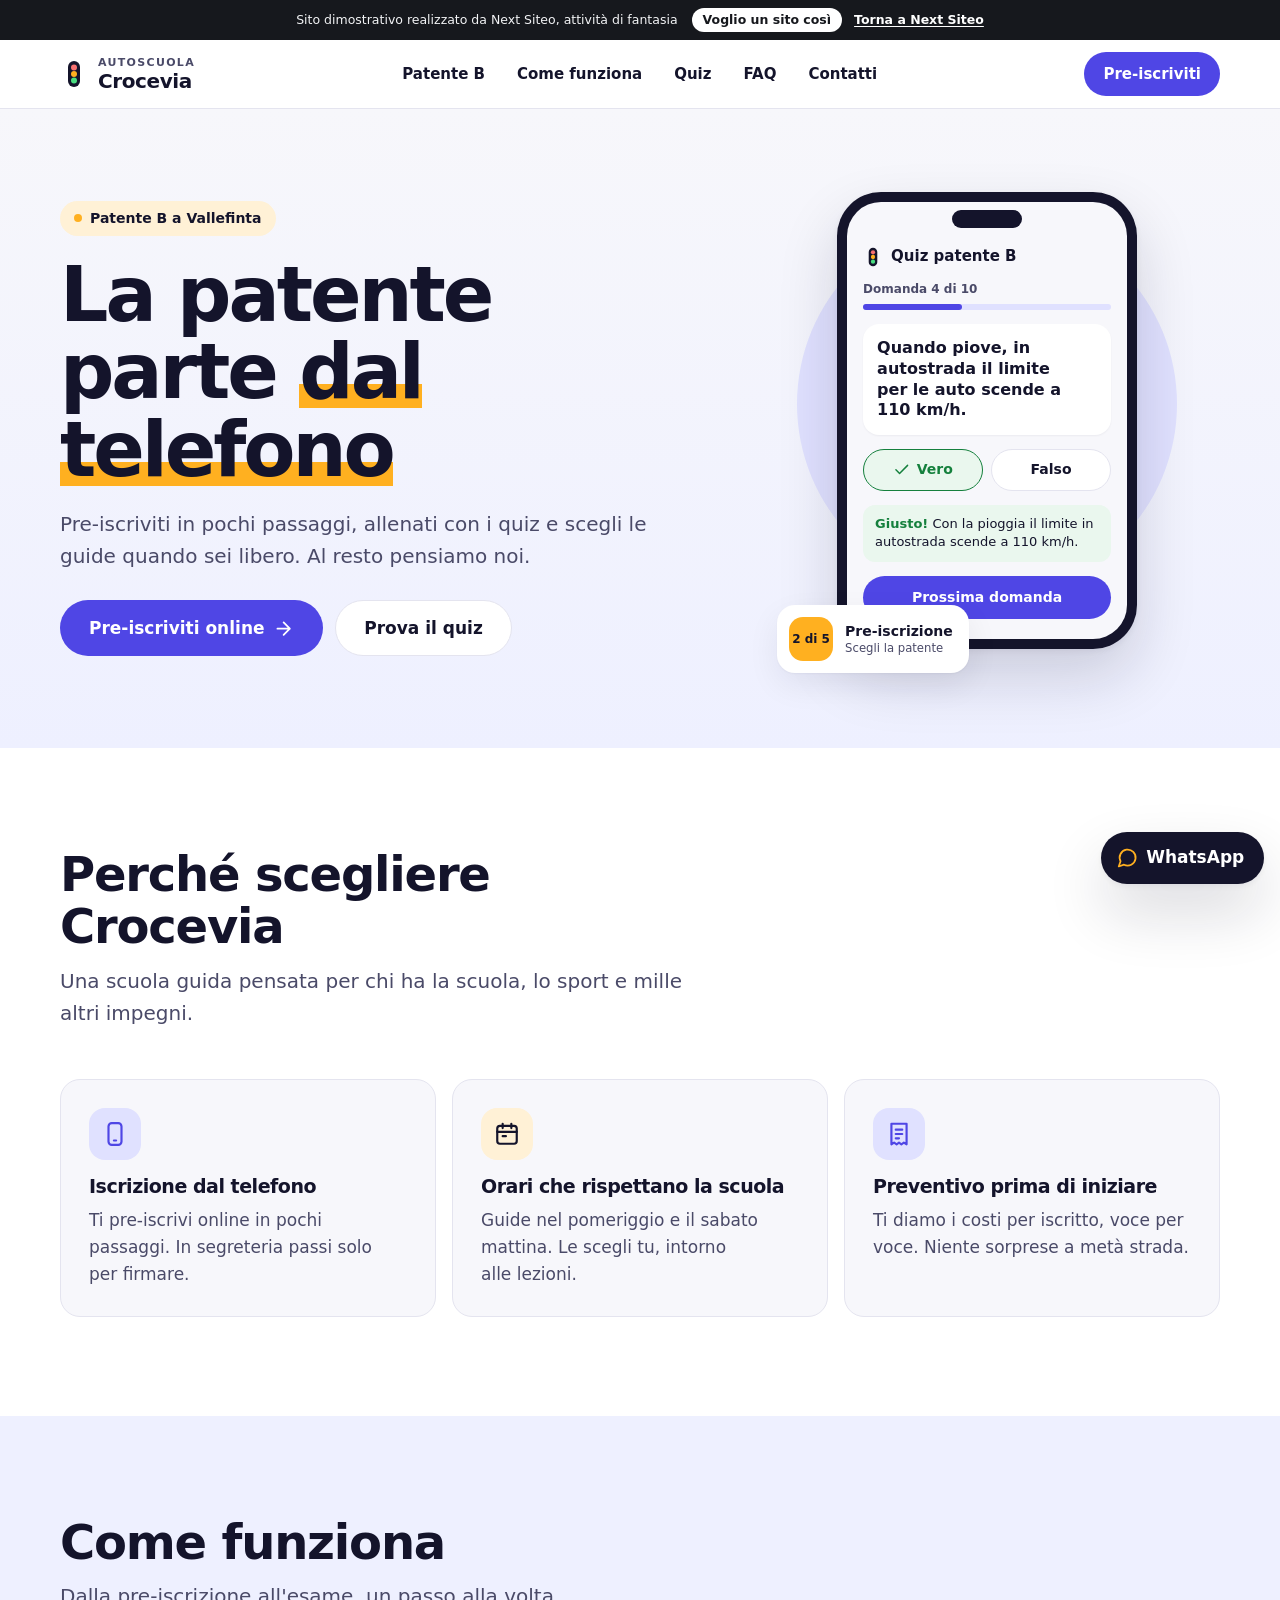
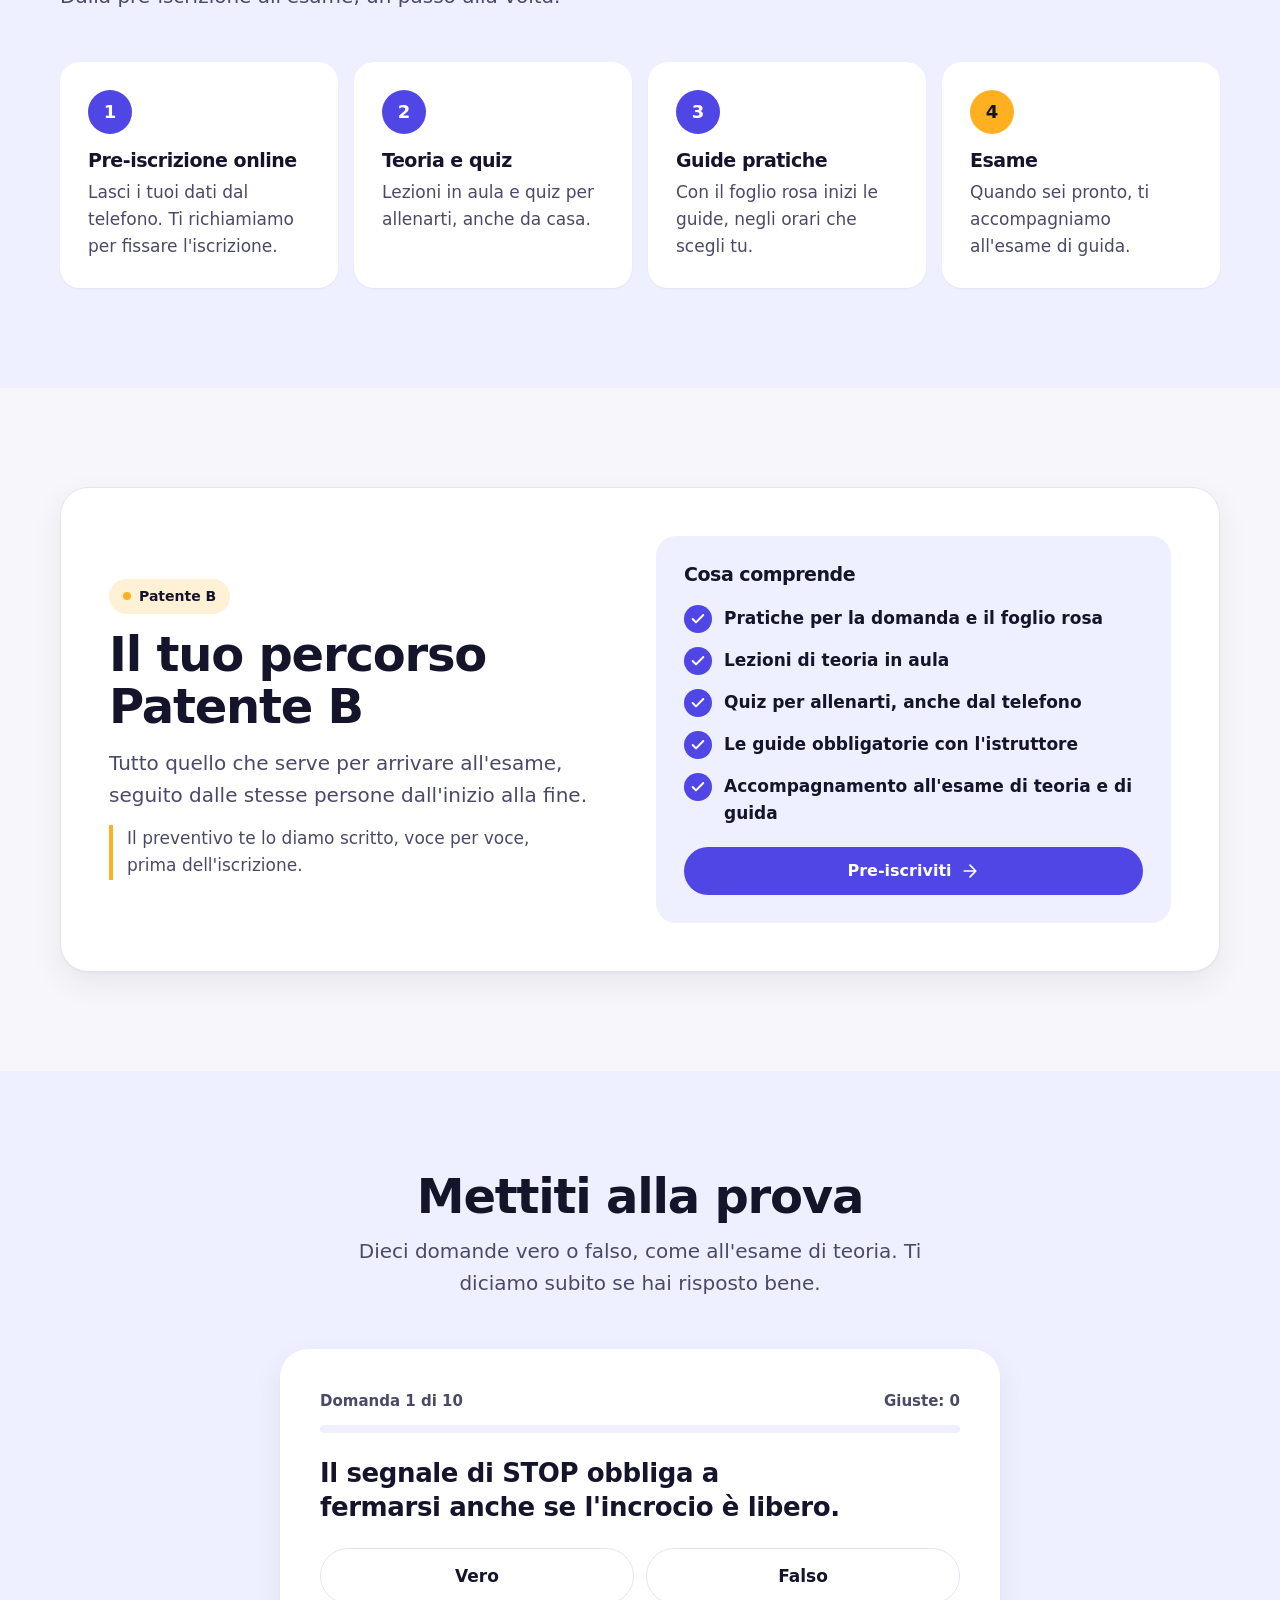
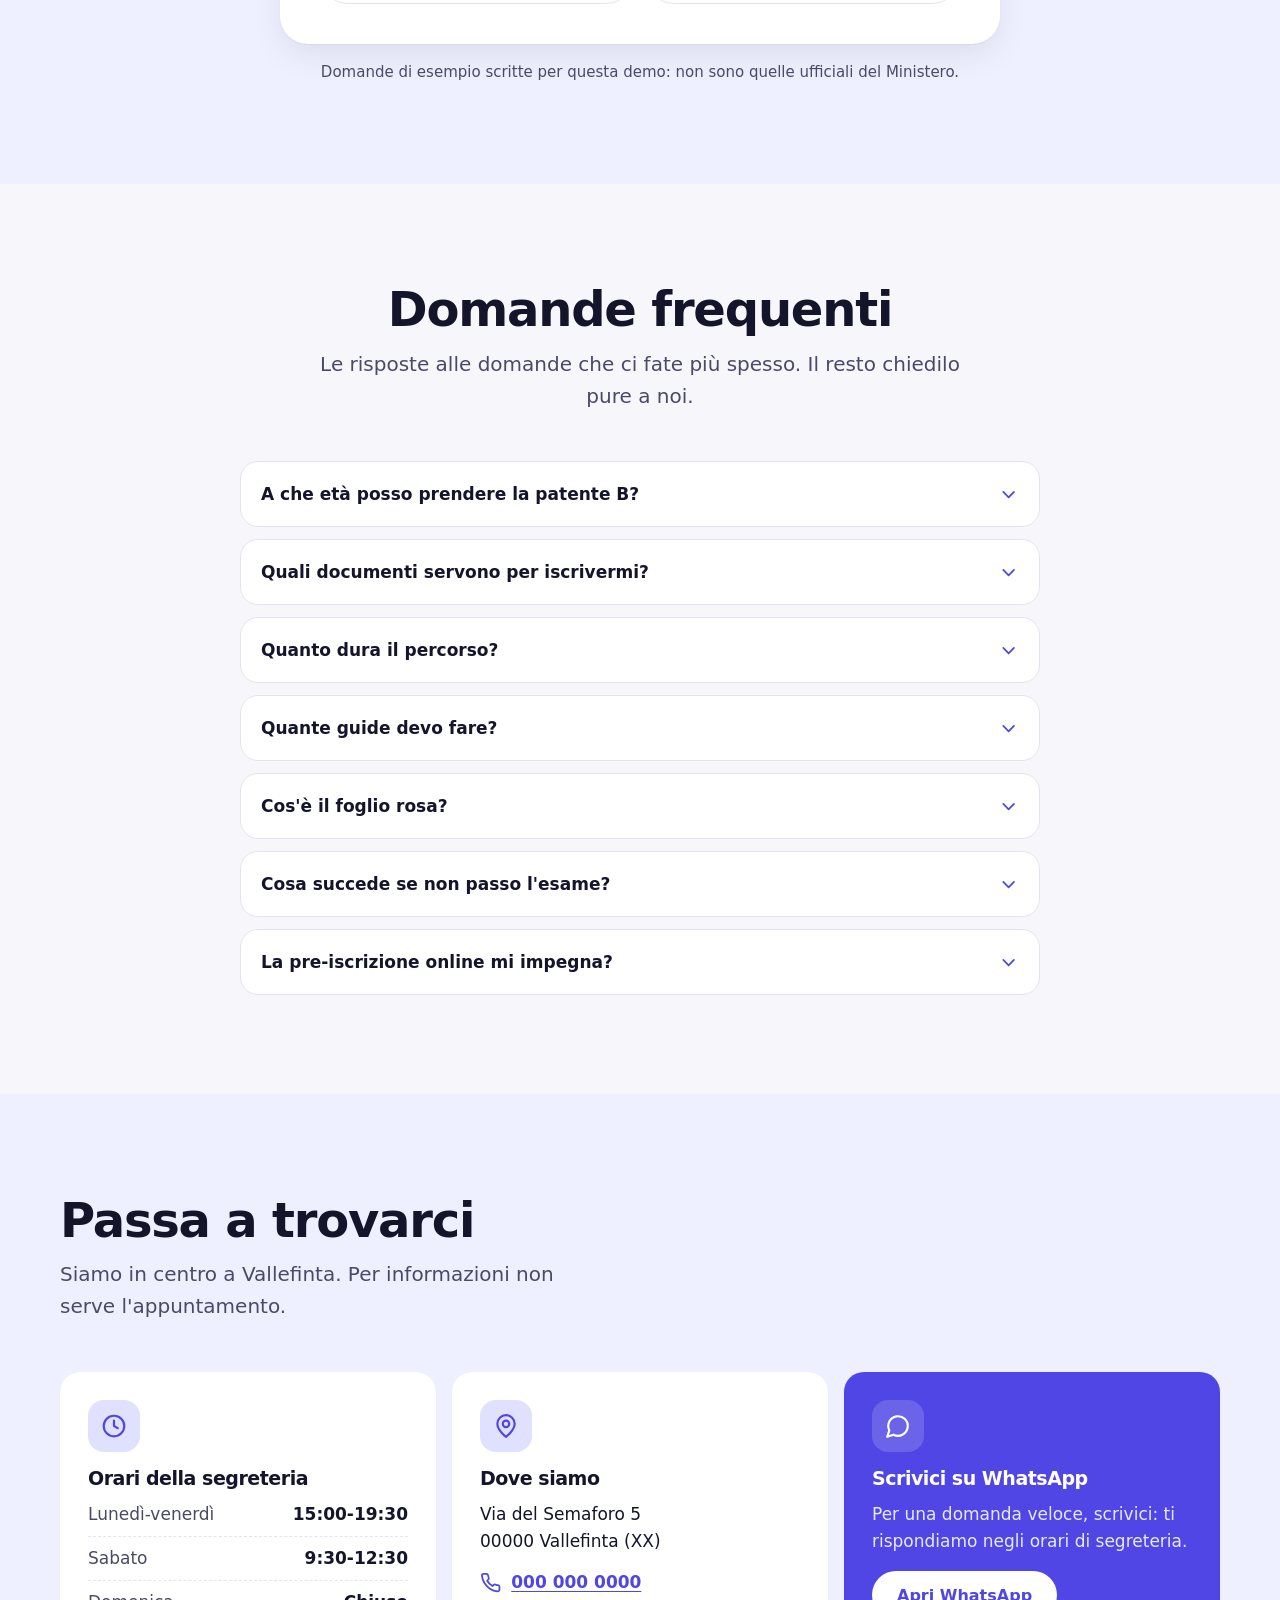
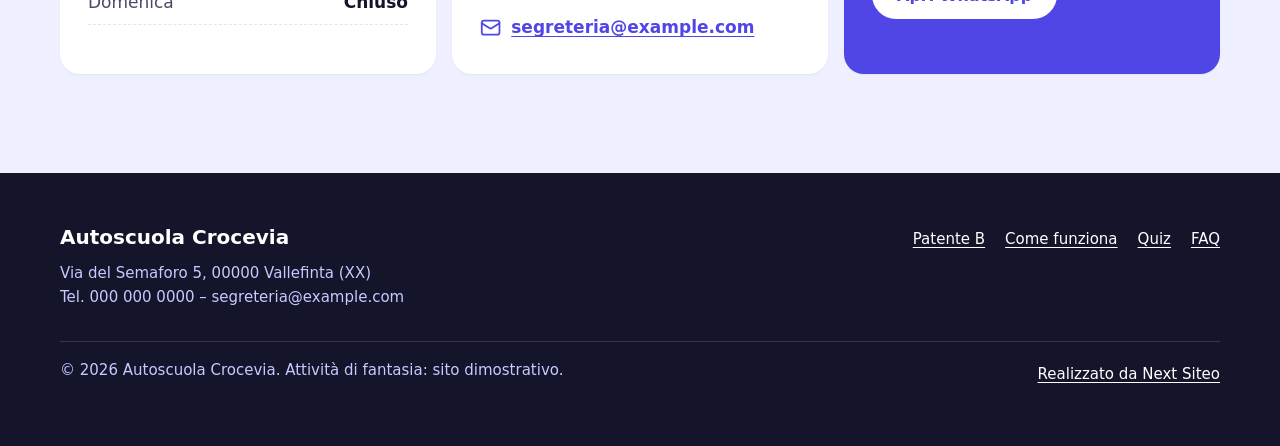
<file: demo/autoscuole-crocevia/index.html>
<!doctype html>
<html lang="it">
<head>
  <meta charset="utf-8">
  <meta name="viewport" content="width=device-width, initial-scale=1, viewport-fit=cover">
  <title>Autoscuola Crocevia, la patente dal telefono | Demo di Next Siteo</title>
  <meta name="description" content="Sito dimostrativo di un'autoscuola di fantasia per ragazzi: pre-iscrizione online a step, mini quiz di teoria vero o falso, domande frequenti e WhatsApp. Realizzato da Next Siteo.">
  <meta name="robots" content="noindex, nofollow">
  <meta name="theme-color" content="#4F46E5">
  <meta property="og:type" content="website">
  <meta property="og:locale" content="it_IT">
  <meta property="og:title" content="Autoscuola Crocevia | Sito dimostrativo di Next Siteo">
  <meta property="og:description" content="Un esempio di sito moderno per un'autoscuola: pre-iscrizione online e quiz di teoria. Attività di fantasia.">
  <link rel="icon" href="favicon.svg" type="image/svg+xml">
  <link rel="stylesheet" href="../comune/barra-demo.css">
  <link rel="stylesheet" href="css/style.css">
  <script>document.documentElement.classList.add('js');</script>
</head>
<body>
  <!-- Icone in stile Lucide (licenza ISC), disegnate inline -->
  <svg width="0" height="0" style="position:absolute" aria-hidden="true" focusable="false">
    <symbol id="i-menu" viewBox="0 0 24 24"><path d="M4 6h16M4 12h16M4 18h16"/></symbol>
    <symbol id="i-close" viewBox="0 0 24 24"><path d="M18 6 6 18M6 6l12 12"/></symbol>
    <symbol id="i-arrow" viewBox="0 0 24 24"><path d="M5 12h14M12 5l7 7-7 7"/></symbol>
    <symbol id="i-check" viewBox="0 0 24 24"><path d="M20 6 9 17l-5-5"/></symbol>
    <symbol id="i-x" viewBox="0 0 24 24"><path d="M17 7 7 17M7 7l10 10"/></symbol>
    <symbol id="i-phone-device" viewBox="0 0 24 24"><rect x="6" y="2" width="12" height="20" rx="3"/><path d="M11 18h2"/></symbol>
    <symbol id="i-calendar" viewBox="0 0 24 24"><rect x="3" y="4.5" width="18" height="16.5" rx="2.5"/><path d="M3 10h18M8 2.5v4M16 2.5v4M8 14h3"/></symbol>
    <symbol id="i-receipt" viewBox="0 0 24 24"><path d="M5 2.5h14v19l-2.5-1.5-2.3 1.5-2.2-1.5-2.2 1.5-2.3-1.5L5 21.5z"/><path d="M9 8h6M9 12h6M9 16h3"/></symbol>
    <symbol id="i-chat" viewBox="0 0 24 24"><path d="M7.9 20A9 9 0 1 0 4 16.1L2 22z"/></symbol>
    <symbol id="i-clock" viewBox="0 0 24 24"><circle cx="12" cy="12" r="9.5"/><path d="M12 7v5l3.5 2"/></symbol>
    <symbol id="i-pin" viewBox="0 0 24 24"><path d="M20 10c0 6-8 12-8 12s-8-6-8-12a8 8 0 0 1 16 0z"/><circle cx="12" cy="10" r="3"/></symbol>
    <symbol id="i-phone" viewBox="0 0 24 24"><path d="M22 16.9v3a2 2 0 0 1-2.2 2 19.8 19.8 0 0 1-8.6-3.1 19.5 19.5 0 0 1-6-6A19.8 19.8 0 0 1 2.1 4.2 2 2 0 0 1 4.1 2h3a2 2 0 0 1 2 1.7c.1 1 .4 1.9.7 2.8a2 2 0 0 1-.5 2.1L8.1 9.9a16 16 0 0 0 6 6l1.3-1.3a2 2 0 0 1 2.1-.4c.9.3 1.8.6 2.8.7a2 2 0 0 1 1.7 2z"/></symbol>
    <symbol id="i-mail" viewBox="0 0 24 24"><rect x="2" y="4" width="20" height="16" rx="2.5"/><path d="m22 7-8.97 5.7a1.94 1.94 0 0 1-2.06 0L2 7"/></symbol>
    <symbol id="i-chevron" viewBox="0 0 24 24"><path d="m6 9 6 6 6-6"/></symbol>
    <symbol id="i-redo" viewBox="0 0 24 24"><path d="M3 12a9 9 0 1 0 3-6.7L3 8"/><path d="M3 3v5h5"/></symbol>
  </svg>

  <a class="skip-link" href="#contenuto">Salta al contenuto</a>

  <header class="header">
    <div class="container header__bar">
      <a class="brand" href="index.html">
        <svg class="brand__mark" viewBox="0 0 28 28" width="28" height="28" aria-hidden="true" focusable="false">
          <rect x="8" y="1" width="12" height="26" rx="6" fill="#14142B"/>
          <circle cx="14" cy="7.5" r="3" fill="#F87171"/>
          <circle cx="14" cy="14" r="3" fill="#FFB020"/>
          <circle cx="14" cy="20.5" r="3" fill="#4ADE80"/>
        </svg>
        <span class="brand__name"><small>Autoscuola</small> Crocevia</span>
      </a>
      <nav class="nav" aria-label="Menu principale">
        <ul role="list">
          <li><a href="#percorso">Patente B</a></li>
          <li><a href="#come">Come funziona</a></li>
          <li><a href="#quiz">Quiz</a></li>
          <li><a href="#faq">FAQ</a></li>
          <li><a href="#contatti">Contatti</a></li>
        </ul>
      </nav>
      <div class="header__actions">
        <a class="btn btn--primary btn--sm header__cta" href="#contatti" data-open-iscrizione>Pre-iscriviti</a>
        <button class="menu-btn" type="button" aria-expanded="false" aria-controls="menu-mobile" data-menu-toggle>
          <svg class="icon icon--open" aria-hidden="true"><use href="#i-menu"/></svg>
          <svg class="icon icon--close" aria-hidden="true"><use href="#i-close"/></svg>
          <span class="sr-only">Menu</span>
        </button>
      </div>
    </div>
    <nav class="menu-mobile" id="menu-mobile" aria-label="Menu mobile" data-menu hidden>
      <div class="container">
        <ul role="list">
          <li><a href="#percorso">Patente B</a></li>
          <li><a href="#come">Come funziona</a></li>
          <li><a href="#quiz">Quiz</a></li>
          <li><a href="#faq">FAQ</a></li>
          <li><a href="#contatti">Contatti</a></li>
        </ul>
        <a class="btn btn--primary btn--block" href="#contatti" data-open-iscrizione>Pre-iscriviti online</a>
      </div>
    </nav>
  </header>

  <main id="contenuto" tabindex="-1">
    <!-- ============ HERO ============ -->
    <section class="hero" aria-labelledby="hero-title">
      <div class="container hero__grid">
        <div class="hero__text">
          <p class="badge">Patente B a Vallefinta</p>
          <h1 id="hero-title">La patente parte <span class="mark">dal telefono</span></h1>
          <p class="hero__lead">Pre-iscriviti in pochi passaggi, allenati con i quiz e scegli le guide quando sei libero. Al resto pensiamo noi.</p>
          <div class="btn-row">
            <a class="btn btn--primary btn--lg" href="#contatti" data-open-iscrizione>Pre-iscriviti online <svg class="icon" aria-hidden="true"><use href="#i-arrow"/></svg></a>
            <a class="btn btn--ghost btn--lg" href="#quiz">Prova il quiz</a>
          </div>
        </div>

        <div class="hero__visual" aria-hidden="true">
          <div class="phone">
            <div class="phone__screen">
              <div class="app-bar">
                <svg viewBox="0 0 28 28" width="20" height="20"><rect x="8" y="1" width="12" height="26" rx="6" fill="#14142B"/><circle cx="14" cy="7.5" r="3" fill="#F87171"/><circle cx="14" cy="14" r="3" fill="#FFB020"/><circle cx="14" cy="20.5" r="3" fill="#4ADE80"/></svg>
                <b>Quiz patente B</b>
              </div>
              <div class="app-progress"><span>Domanda 4 di 10</span><i><b></b></i></div>
              <p class="app-question">Quando piove, in autostrada il limite per le auto scende a 110 km/h.</p>
              <div class="app-answers">
                <span class="is-right"><svg class="icon"><use href="#i-check"/></svg> Vero</span>
                <span>Falso</span>
              </div>
              <div class="app-feedback"><b>Giusto!</b> Con la pioggia il limite in autostrada scende a 110 km/h.</div>
              <div class="app-next">Prossima domanda</div>
            </div>
          </div>
          <div class="float-card">
            <span class="float-card__step">2 di 5</span>
            <span><b>Pre-iscrizione</b><small>Scegli la patente</small></span>
          </div>
        </div>
      </div>
    </section>

    <!-- ============ PERCHÉ ============ -->
    <section class="section section--white" id="perche" aria-labelledby="perche-title">
      <div class="container">
        <div class="head" data-reveal>
          <h2 id="perche-title">Perché scegliere Crocevia</h2>
          <p>Una scuola guida pensata per chi ha la scuola, lo sport e mille altri impegni.</p>
        </div>
        <ul class="cards" role="list">
          <li class="card" data-reveal>
            <span class="card__icon"><svg class="icon" aria-hidden="true"><use href="#i-phone-device"/></svg></span>
            <h3>Iscrizione dal telefono</h3>
            <p>Ti pre-iscrivi online in pochi passaggi. In segreteria passi solo per firmare.</p>
          </li>
          <li class="card" data-reveal>
            <span class="card__icon card__icon--yellow"><svg class="icon" aria-hidden="true"><use href="#i-calendar"/></svg></span>
            <h3>Orari che rispettano la scuola</h3>
            <p>Guide nel pomeriggio e il sabato mattina. Le scegli tu, intorno alle lezioni.</p>
          </li>
          <li class="card" data-reveal>
            <span class="card__icon"><svg class="icon" aria-hidden="true"><use href="#i-receipt"/></svg></span>
            <h3>Preventivo prima di iniziare</h3>
            <p>Ti diamo i costi per iscritto, voce per voce. Niente sorprese a metà strada.</p>
          </li>
        </ul>
      </div>
    </section>

    <!-- ============ COME FUNZIONA ============ -->
    <section class="section section--tint" id="come" aria-labelledby="come-title">
      <div class="container">
        <div class="head" data-reveal>
          <h2 id="come-title">Come funziona</h2>
          <p>Dalla pre-iscrizione all'esame, un passo alla volta.</p>
        </div>
        <ol class="steps" role="list">
          <li class="step" data-reveal>
            <span class="step__num" aria-hidden="true">1</span>
            <h3>Pre-iscrizione online</h3>
            <p>Lasci i tuoi dati dal telefono. Ti richiamiamo per fissare l'iscrizione.</p>
          </li>
          <li class="step" data-reveal>
            <span class="step__num" aria-hidden="true">2</span>
            <h3>Teoria e quiz</h3>
            <p>Lezioni in aula e quiz per allenarti, anche da casa.</p>
          </li>
          <li class="step" data-reveal>
            <span class="step__num" aria-hidden="true">3</span>
            <h3>Guide pratiche</h3>
            <p>Con il foglio rosa inizi le guide, negli orari che scegli tu.</p>
          </li>
          <li class="step" data-reveal>
            <span class="step__num" aria-hidden="true">4</span>
            <h3>Esame</h3>
            <p>Quando sei pronto, ti accompagniamo all'esame di guida.</p>
          </li>
        </ol>
      </div>
    </section>

    <!-- ============ PERCORSO PATENTE B ============ -->
    <section class="section" id="percorso" aria-labelledby="percorso-title">
      <div class="container">
        <div class="plan" data-reveal>
          <div class="plan__intro">
            <p class="badge">Patente B</p>
            <h2 id="percorso-title">Il tuo percorso Patente B</h2>
            <p>Tutto quello che serve per arrivare all'esame, seguito dalle stesse persone dall'inizio alla fine.</p>
            <p class="plan__note">Il preventivo te lo diamo scritto, voce per voce, prima dell'iscrizione.</p>
          </div>
          <div class="plan__box">
            <h3>Cosa comprende</h3>
            <ul class="checklist" role="list">
              <li><svg class="icon" aria-hidden="true"><use href="#i-check"/></svg>Pratiche per la domanda e il foglio rosa</li>
              <li><svg class="icon" aria-hidden="true"><use href="#i-check"/></svg>Lezioni di teoria in aula</li>
              <li><svg class="icon" aria-hidden="true"><use href="#i-check"/></svg>Quiz per allenarti, anche dal telefono</li>
              <li><svg class="icon" aria-hidden="true"><use href="#i-check"/></svg>Le guide obbligatorie con l'istruttore</li>
              <li><svg class="icon" aria-hidden="true"><use href="#i-check"/></svg>Accompagnamento all'esame di teoria e di guida</li>
            </ul>
            <a class="btn btn--primary btn--block" href="#contatti" data-open-iscrizione>Pre-iscriviti <svg class="icon" aria-hidden="true"><use href="#i-arrow"/></svg></a>
          </div>
        </div>
      </div>
    </section>

    <!-- ============ QUIZ ============ -->
    <section class="section section--tint" id="quiz" aria-labelledby="quiz-title">
      <div class="container quiz-wrap">
        <div class="head head--center" data-reveal>
          <h2 id="quiz-title">Mettiti alla prova</h2>
          <p>Dieci domande vero o falso, come all'esame di teoria. Ti diciamo subito se hai risposto bene.</p>
        </div>
        <div class="quiz" data-quiz>
          <noscript><p>Il quiz funziona con JavaScript attivo.</p></noscript>
        </div>
        <p class="quiz-note">Domande di esempio scritte per questa demo: non sono quelle ufficiali del Ministero.</p>
      </div>
    </section>

    <!-- ============ FAQ ============ -->
    <section class="section" id="faq" aria-labelledby="faq-title">
      <div class="container faq-wrap">
        <div class="head head--center" data-reveal>
          <h2 id="faq-title">Domande frequenti</h2>
          <p>Le risposte alle domande che ci fate più spesso. Il resto chiedilo pure a noi.</p>
        </div>
        <div class="faq" data-faq>
          <noscript><p>Le domande frequenti si aprono con JavaScript attivo. Per qualsiasi dubbio chiamaci o passa in segreteria.</p></noscript>
        </div>
      </div>
    </section>

    <!-- ============ CONTATTI ============ -->
    <section class="section section--tint" id="contatti" aria-labelledby="contatti-title">
      <div class="container">
        <div class="head" data-reveal>
          <h2 id="contatti-title">Passa a trovarci</h2>
          <p>Siamo in centro a Vallefinta. Per informazioni non serve l'appuntamento.</p>
        </div>
        <div class="contacts">
          <div class="contact-card" data-reveal>
            <span class="card__icon"><svg class="icon" aria-hidden="true"><use href="#i-clock"/></svg></span>
            <h3>Orari della segreteria</h3>
            <dl class="hours">
              <div><dt>Lunedì-venerdì</dt><dd>15:00-19:30</dd></div>
              <div><dt>Sabato</dt><dd>9:30-12:30</dd></div>
              <div><dt>Domenica</dt><dd>Chiuso</dd></div>
            </dl>
          </div>
          <div class="contact-card" data-reveal>
            <span class="card__icon"><svg class="icon" aria-hidden="true"><use href="#i-pin"/></svg></span>
            <h3>Dove siamo</h3>
            <address>
              <p>Via del Semaforo 5<br>00000 Vallefinta (XX)</p>
              <p><svg class="icon" aria-hidden="true"><use href="#i-phone"/></svg><a href="#chiama" data-demo-avviso="Il numero è finto: in un sito vero qui partirebbe la chiamata.">000 000 0000</a></p>
              <p><svg class="icon" aria-hidden="true"><use href="#i-mail"/></svg><a href="#email" data-demo-avviso="L'indirizzo è finto: in un sito vero qui si aprirebbe l'email.">segreteria@example.com</a></p>
            </address>
          </div>
          <div class="contact-card contact-card--accent" data-reveal>
            <span class="card__icon card__icon--white"><svg class="icon" aria-hidden="true"><use href="#i-chat"/></svg></span>
            <h3>Scrivici su WhatsApp</h3>
            <p>Per una domanda veloce, scrivici: ti rispondiamo negli orari di segreteria.</p>
            <button class="btn btn--white" type="button" data-demo-avviso="In un sito vero qui si aprirebbe la chat WhatsApp della segreteria.">Apri WhatsApp</button>
          </div>
        </div>
      </div>
    </section>
  </main>

  <footer class="footer">
    <div class="container footer__grid">
      <div>
        <p class="footer__brand">Autoscuola Crocevia</p>
        <p>Via del Semaforo 5, 00000 Vallefinta (XX)<br>Tel. 000 000 0000 – segreteria@example.com</p>
      </div>
      <nav aria-label="Link del sito">
        <ul role="list">
          <li><a href="#percorso">Patente B</a></li>
          <li><a href="#come">Come funziona</a></li>
          <li><a href="#quiz">Quiz</a></li>
          <li><a href="#faq">FAQ</a></li>
        </ul>
      </nav>
    </div>
    <div class="container footer__legal">
      <p>© <span data-year>2026</span> Autoscuola Crocevia. Attività di fantasia: sito dimostrativo.</p>
      <p><a href="../../index.html">Realizzato da Next Siteo</a></p>
    </div>
  </footer>

  <button class="wa-float" type="button" data-demo-avviso="In un sito vero qui si aprirebbe la chat WhatsApp della segreteria.">
    <svg class="icon" aria-hidden="true"><use href="#i-chat"/></svg><span>WhatsApp</span>
  </button>

  <!-- ============ PRE-ISCRIZIONE (modale) ============ -->
  <dialog class="modal" aria-labelledby="modal-title" data-modal>
    <div class="modal__head">
      <div>
        <p class="modal__count" data-count>Passo 1 di 5</p>
        <h2 id="modal-title">Pre-iscrizione</h2>
      </div>
      <button class="icon-btn" type="button" data-close aria-label="Chiudi la pre-iscrizione">
        <svg class="icon" aria-hidden="true"><use href="#i-close"/></svg>
      </button>
    </div>
    <div class="modal__bar" aria-hidden="true"><span data-bar></span></div>

    <form class="modal__form" data-form novalidate>
      <div class="modal__body">
        <!-- Passo 1 -->
        <section class="mstep" data-step="1" aria-labelledby="st1">
          <h3 id="st1" tabindex="-1">I tuoi dati</h3>
          <p class="mstep__hint">Tutti i campi sono obbligatori.</p>
          <div class="field">
            <label for="f-nome">Nome</label>
            <input id="f-nome" name="nome" autocomplete="given-name" aria-describedby="f-nome-err">
            <p class="field__error" id="f-nome-err" hidden></p>
          </div>
          <div class="field">
            <label for="f-cognome">Cognome</label>
            <input id="f-cognome" name="cognome" autocomplete="family-name" aria-describedby="f-cognome-err">
            <p class="field__error" id="f-cognome-err" hidden></p>
          </div>
          <div class="field">
            <label for="f-nascita">Data di nascita</label>
            <input id="f-nascita" name="nascita" type="date" autocomplete="bday" aria-describedby="f-nascita-err">
            <p class="field__error" id="f-nascita-err" hidden></p>
          </div>
        </section>

        <!-- Passo 2 -->
        <section class="mstep" data-step="2" aria-labelledby="st2" hidden>
          <h3 id="st2" tabindex="-1">La patente</h3>
          <fieldset class="field" aria-describedby="f-patente-err" data-group="patente">
            <legend>Quale patente vuoi prendere?</legend>
            <div class="options options--2" data-options="patenti"></div>
            <p class="field__error" id="f-patente-err" hidden></p>
          </fieldset>
          <fieldset class="field" aria-describedby="f-fogliorosa-err" data-group="fogliorosa">
            <legend>Hai già il foglio rosa?</legend>
            <div class="options" data-options="fogliorosa"></div>
            <p class="field__error" id="f-fogliorosa-err" hidden></p>
          </fieldset>
        </section>

        <!-- Passo 3 -->
        <section class="mstep" data-step="3" aria-labelledby="st3" hidden>
          <h3 id="st3" tabindex="-1">Quando puoi fare le guide</h3>
          <p class="mstep__hint">Segna tutto quello che va bene: ci aiuta a trovarti gli orari giusti.</p>
          <fieldset class="field" aria-describedby="f-giorni-err" data-group="giorni">
            <legend>Giorni</legend>
            <div class="chips" data-options="giorni"></div>
            <p class="field__error" id="f-giorni-err" hidden></p>
          </fieldset>
          <fieldset class="field" aria-describedby="f-fasce-err" data-group="fasce">
            <legend>Fasce orarie</legend>
            <div class="options" data-options="fasce"></div>
            <p class="field__error" id="f-fasce-err" hidden></p>
          </fieldset>
        </section>

        <!-- Passo 4 -->
        <section class="mstep" data-step="4" aria-labelledby="st4" hidden>
          <h3 id="st4" tabindex="-1">Come ti ricontattiamo</h3>
          <div class="field">
            <label for="f-tel">Telefono</label>
            <input id="f-tel" name="telefono" type="tel" inputmode="tel" autocomplete="tel" aria-describedby="f-tel-err">
            <p class="field__error" id="f-tel-err" hidden></p>
          </div>
          <div class="field">
            <label for="f-email">Email</label>
            <input id="f-email" name="email" type="email" inputmode="email" autocomplete="email" aria-describedby="f-email-err">
            <p class="field__error" id="f-email-err" hidden></p>
          </div>
          <div class="field">
            <label class="check"><input type="checkbox" id="f-privacy" name="privacy" aria-describedby="f-privacy-err"><span>Ho preso visione dell'informativa privacy e accetto di essere ricontattato.</span></label>
            <p class="field__error" id="f-privacy-err" hidden></p>
          </div>
        </section>

        <!-- Passo 5 -->
        <section class="mstep" data-step="5" aria-labelledby="st5" hidden>
          <h3 id="st5" tabindex="-1">Controlla i dati</h3>
          <p class="mstep__hint">Se qualcosa non va, tocca «Modifica».</p>
          <div class="summary" data-summary></div>
        </section>

        <!-- Fatto -->
        <section class="mstep mstep--done" data-step="6" aria-labelledby="st6" hidden>
          <span class="done__icon"><svg class="icon" aria-hidden="true"><use href="#i-check"/></svg></span>
          <h3 id="st6" tabindex="-1">Questa è una demo</h3>
          <p>Nessun dato è stato inviato. In un sito vero la segreteria riceverebbe la tua pre-iscrizione e ti richiamerebbe per fissare l'iscrizione.</p>
          <div class="btn-row">
            <button class="btn btn--primary" type="button" data-close>Chiudi</button>
            <button class="btn btn--ghost" type="button" data-restart>Nuova pre-iscrizione</button>
          </div>
        </section>
      </div>

      <div class="modal__foot" data-foot>
        <button class="btn btn--ghost" type="button" data-prev>Indietro</button>
        <button class="btn btn--primary" type="submit" data-next>Avanti</button>
      </div>
    </form>
  </dialog>

  <script src="../comune/barra-demo.js" defer></script>
  <script src="js/dati.js" defer></script>
  <script src="js/main.js" defer></script>
</body>
</html>
</file>
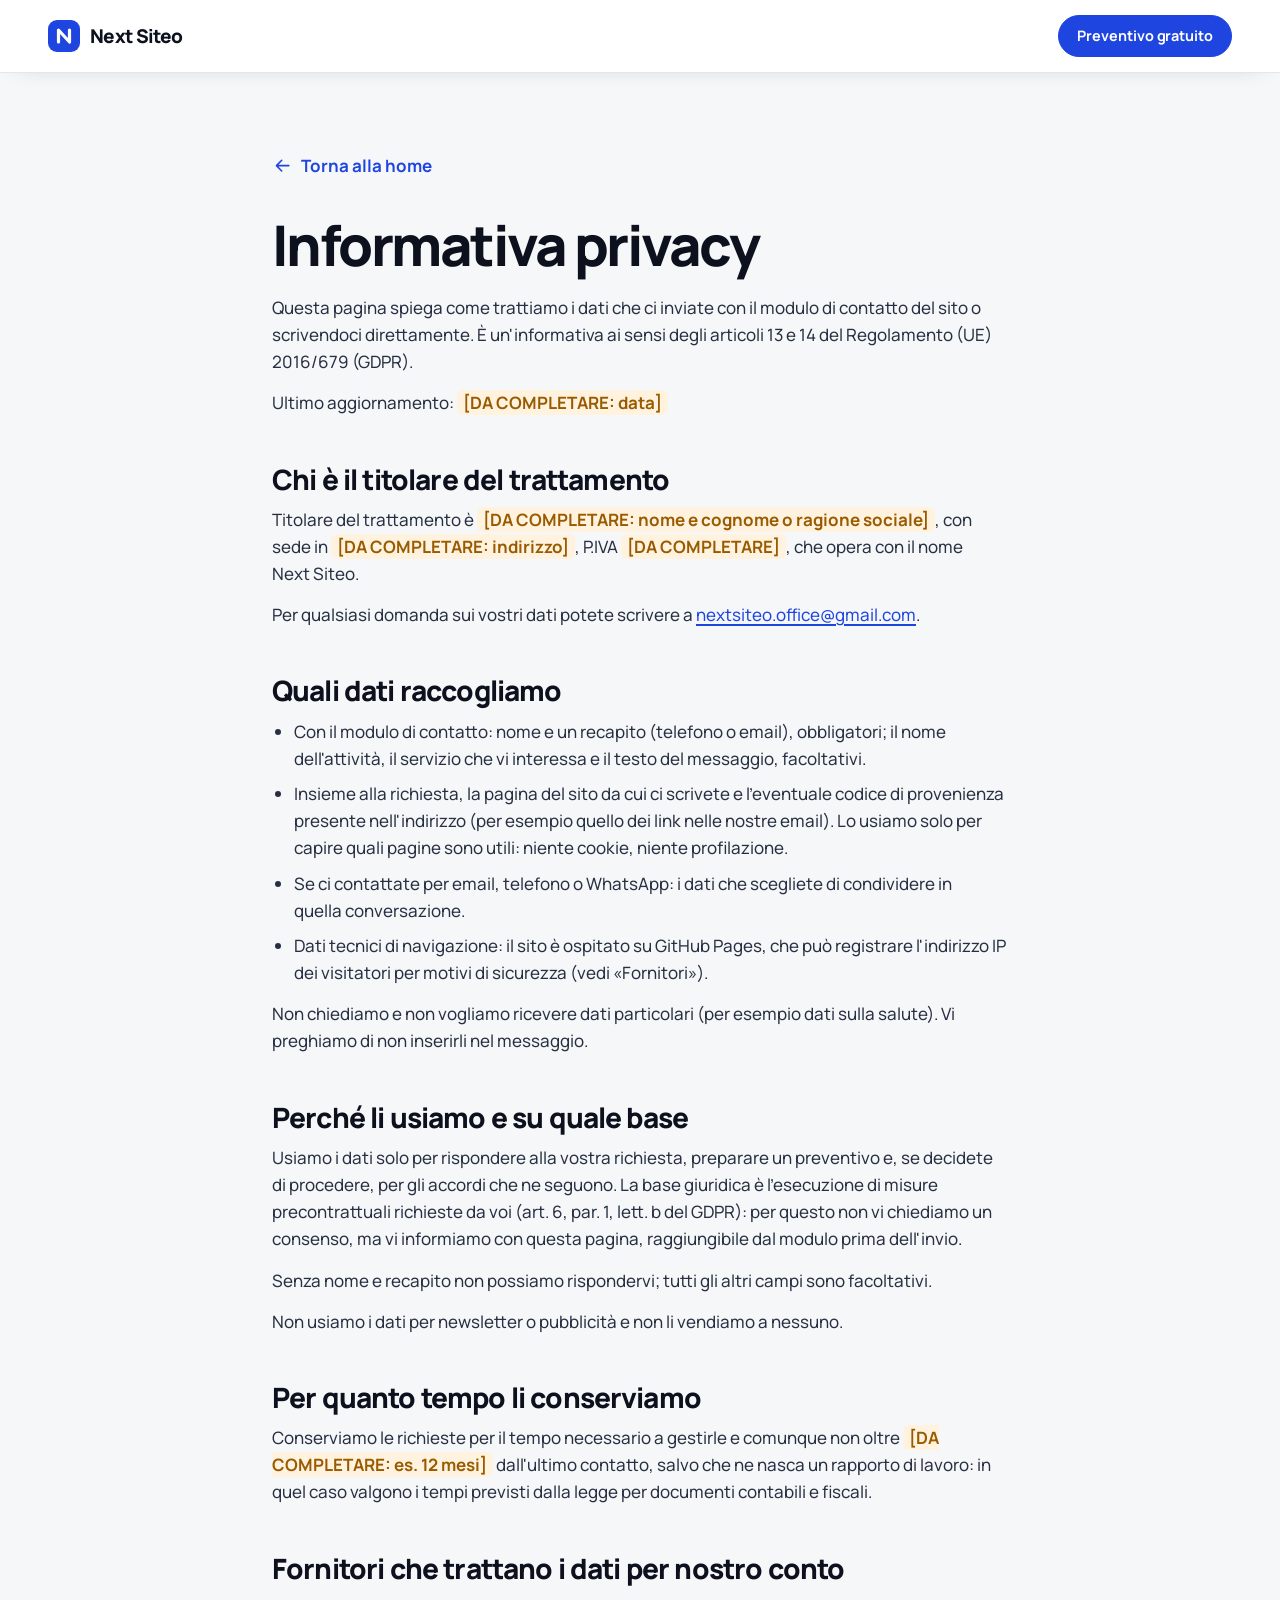
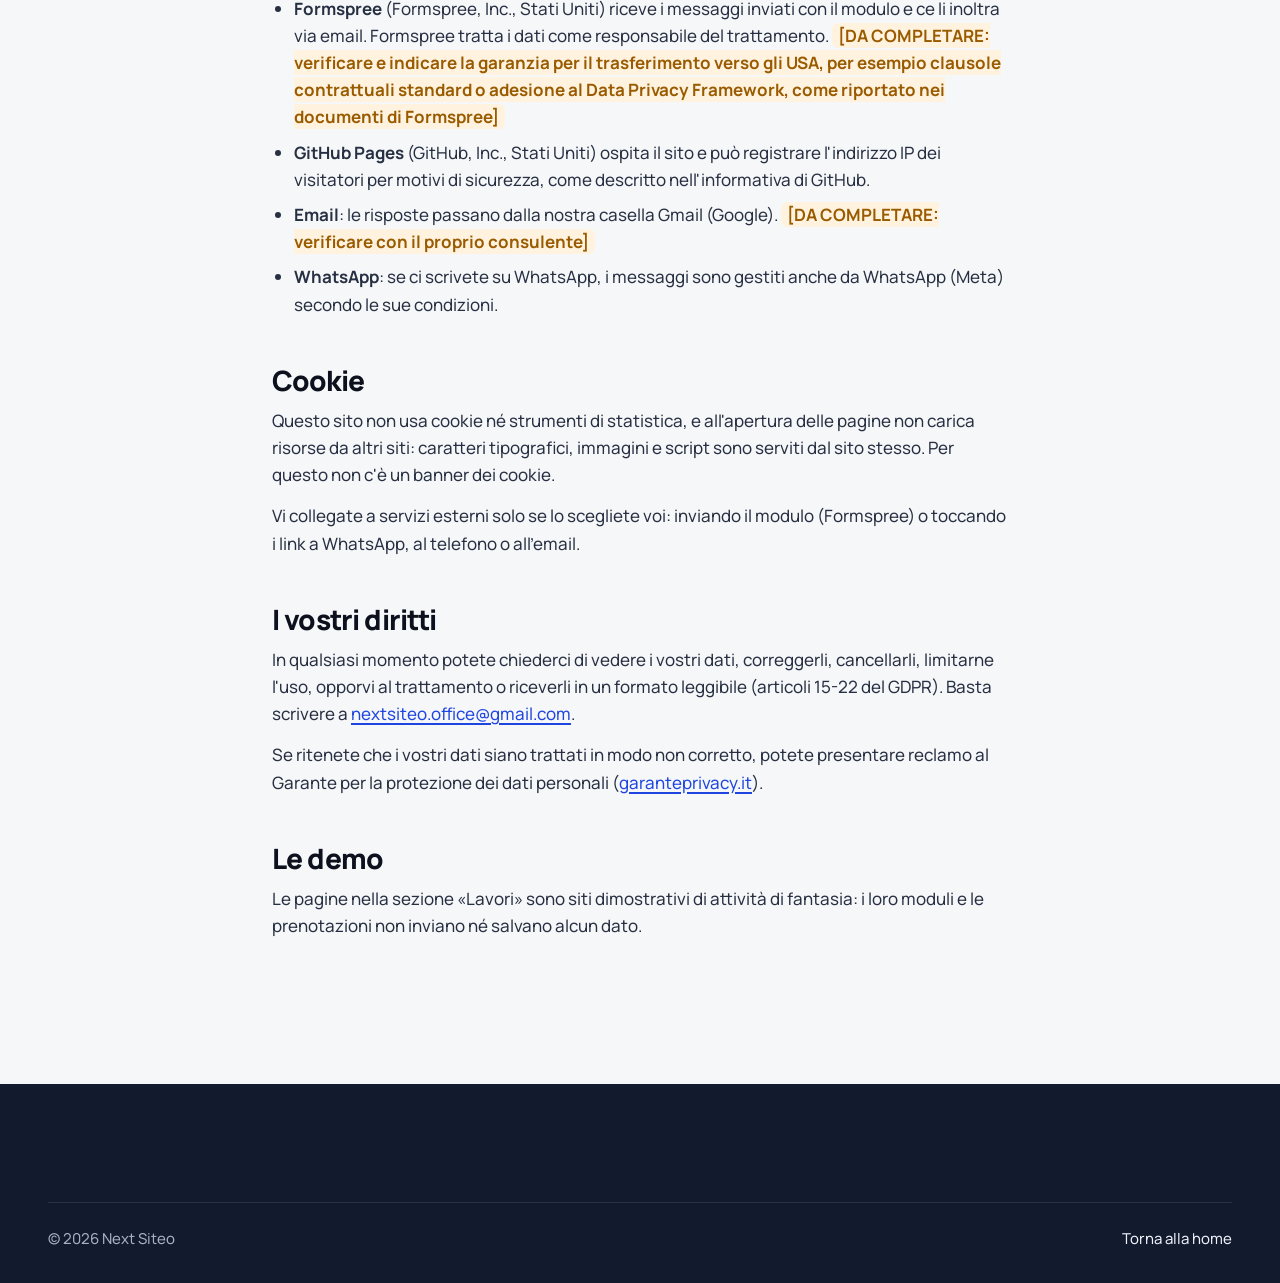
<file: privacy.html>
<!doctype html>
<html lang="it">
<head>
  <meta charset="utf-8">
  <meta name="viewport" content="width=device-width, initial-scale=1, viewport-fit=cover">
  <title>Informativa privacy | Next Siteo</title>
  <meta name="description" content="Come Next Siteo tratta i dati inviati con il modulo di contatto: titolare, dati raccolti, finalità, fornitori e diritti.">
  <meta name="theme-color" content="#F6F7F9">
  <!-- INDIRIZZO DEL SITO: se cambiate dominio, sostituite "https://nextsiteo.github.io/" ovunque (vedi README, punto 7) -->
  <link rel="canonical" href="https://nextsiteo.github.io/privacy.html">
  <meta property="og:type" content="website">
  <meta property="og:locale" content="it_IT">
  <meta property="og:site_name" content="Next Siteo">
  <meta property="og:title" content="Informativa privacy | Next Siteo">
  <meta property="og:description" content="Come trattiamo i dati inviati con il modulo di contatto.">
  <meta property="og:url" content="https://nextsiteo.github.io/privacy.html">
  <meta property="og:image" content="https://nextsiteo.github.io/assets/og-image.png">
  <link rel="icon" href="assets/favicon.svg" type="image/svg+xml">
  <link rel="preload" href="assets/fonts/manrope-latin.woff2" as="font" type="font/woff2" crossorigin>
  <link rel="stylesheet" href="css/style.css?v=2026-10-17">
  <script type="application/ld+json">
  {
    "@context": "https://schema.org",
    "@type": "ProfessionalService",
    "name": "Next Siteo",
    "url": "https://nextsiteo.github.io/",
    "email": "nextsiteo.office@gmail.com",
    "telephone": "+393472261131",
    "address": { "@type": "PostalAddress", "addressLocality": "Milano", "addressRegion": "MI", "addressCountry": "IT" },
    "areaServed": [
      { "@type": "City", "name": "Milano" },
      { "@type": "AdministrativeArea", "name": "Lombardia" }
    ]
  }
  </script>
</head>
<body class="page-simple">
  <svg class="sprite" aria-hidden="true" focusable="false">
    <symbol id="i-arrow" viewBox="0 0 24 24"><path d="M5 12h14M13 6l6 6-6 6"/></symbol>
  </svg>

  <a class="skip-link" href="#contenuto">Vai al contenuto</a>

  <header class="header is-scrolled">
    <div class="container header__bar">
      <a class="logo" href="index.html" aria-label="Next Siteo, torna alla home">
        <svg class="logo__mark" viewBox="0 0 32 32" aria-hidden="true" focusable="false">
          <rect width="32" height="32" rx="9"/>
          <path d="M10.5 22V10l11 12V10"/>
        </svg>
        <span class="logo__word">Next Siteo</span>
      </a>
      <a class="btn btn--primary btn--sm" href="index.html#contatti">Preventivo gratuito</a>
    </div>
  </header>

  <main id="contenuto" tabindex="-1" class="page">
    <div class="container prose">
      <a class="back-link" href="index.html"><svg class="icon" aria-hidden="true"><use href="#i-arrow"/></svg> Torna alla home</a>

      <h1>Informativa privacy</h1>
      <p>Questa pagina spiega come trattiamo i dati che ci inviate con il modulo di contatto del sito o scrivendoci direttamente. È un'informativa ai sensi degli articoli 13 e 14 del Regolamento (UE) 2016/679 (GDPR).</p>
      <p>Ultimo aggiornamento: <span class="todo">[DA COMPLETARE: data]</span></p>

      <h2>Chi è il titolare del trattamento</h2>
      <p>Titolare del trattamento è <span class="todo">[DA COMPLETARE: nome e cognome o ragione sociale]</span>, con sede in <span class="todo">[DA COMPLETARE: indirizzo]</span>, P.IVA <span class="todo">[DA COMPLETARE]</span>, che opera con il nome Next Siteo.</p>
      <p>Per qualsiasi domanda sui vostri dati potete scrivere a <a href="mailto:nextsiteo.office@gmail.com">nextsiteo.office@gmail.com</a>.</p>

      <h2>Quali dati raccogliamo</h2>
      <ul>
        <li>Con il modulo di contatto: nome e un recapito (telefono o email), obbligatori; il nome dell'attività, il servizio che vi interessa e il testo del messaggio, facoltativi.</li>
        <li>Insieme alla richiesta, la pagina del sito da cui ci scrivete e l'eventuale codice di provenienza presente nell'indirizzo (per esempio quello dei link nelle nostre email). Lo usiamo solo per capire quali pagine sono utili: niente cookie, niente profilazione.</li>
        <li>Se ci contattate per email, telefono o WhatsApp: i dati che scegliete di condividere in quella conversazione.</li>
        <li>Dati tecnici di navigazione: il sito è ospitato su GitHub Pages, che può registrare l'indirizzo IP dei visitatori per motivi di sicurezza (vedi «Fornitori»).</li>
      </ul>
      <p>Non chiediamo e non vogliamo ricevere dati particolari (per esempio dati sulla salute). Vi preghiamo di non inserirli nel messaggio.</p>

      <h2>Perché li usiamo e su quale base</h2>
      <p>Usiamo i dati solo per rispondere alla vostra richiesta, preparare un preventivo e, se decidete di procedere, per gli accordi che ne seguono. La base giuridica è l'esecuzione di misure precontrattuali richieste da voi (art. 6, par. 1, lett. b del GDPR): per questo non vi chiediamo un consenso, ma vi informiamo con questa pagina, raggiungibile dal modulo prima dell'invio.</p>
      <p>Senza nome e recapito non possiamo rispondervi; tutti gli altri campi sono facoltativi.</p>
      <p>Non usiamo i dati per newsletter o pubblicità e non li vendiamo a nessuno.</p>

      <h2>Per quanto tempo li conserviamo</h2>
      <p>Conserviamo le richieste per il tempo necessario a gestirle e comunque non oltre <span class="todo">[DA COMPLETARE: es. 12 mesi]</span> dall'ultimo contatto, salvo che ne nasca un rapporto di lavoro: in quel caso valgono i tempi previsti dalla legge per documenti contabili e fiscali.</p>

      <h2>Fornitori che trattano i dati per nostro conto</h2>
      <ul>
        <li><strong>Formspree</strong> (Formspree, Inc., Stati Uniti) riceve i messaggi inviati con il modulo e ce li inoltra via email. Formspree tratta i dati come responsabile del trattamento. <span class="todo">[DA COMPLETARE: verificare e indicare la garanzia per il trasferimento verso gli USA, per esempio clausole contrattuali standard o adesione al Data Privacy Framework, come riportato nei documenti di Formspree]</span></li>
        <li><strong>GitHub Pages</strong> (GitHub, Inc., Stati Uniti) ospita il sito e può registrare l'indirizzo IP dei visitatori per motivi di sicurezza, come descritto nell'informativa di GitHub.</li>
        <li><strong>Email</strong>: le risposte passano dalla nostra casella Gmail (Google). <span class="todo">[DA COMPLETARE: verificare con il proprio consulente]</span></li>
        <li><strong>WhatsApp</strong>: se ci scrivete su WhatsApp, i messaggi sono gestiti anche da WhatsApp (Meta) secondo le sue condizioni.</li>
      </ul>

      <h2>Cookie</h2>
      <p>Questo sito non usa cookie né strumenti di statistica, e all'apertura delle pagine non carica risorse da altri siti: caratteri tipografici, immagini e script sono serviti dal sito stesso. Per questo non c'è un banner dei cookie.</p>
      <p>Vi collegate a servizi esterni solo se lo scegliete voi: inviando il modulo (Formspree) o toccando i link a WhatsApp, al telefono o all'email.</p>

      <h2>I vostri diritti</h2>
      <p>In qualsiasi momento potete chiederci di vedere i vostri dati, correggerli, cancellarli, limitarne l'uso, opporvi al trattamento o riceverli in un formato leggibile (articoli 15-22 del GDPR). Basta scrivere a <a href="mailto:nextsiteo.office@gmail.com">nextsiteo.office@gmail.com</a>.</p>
      <p>Se ritenete che i vostri dati siano trattati in modo non corretto, potete presentare reclamo al Garante per la protezione dei dati personali (<a href="https://www.garanteprivacy.it" target="_blank" rel="noopener">garanteprivacy.it</a>).</p>

      <h2>Le demo</h2>
      <p>Le pagine nella sezione «Lavori» sono siti dimostrativi di attività di fantasia: i loro moduli e le prenotazioni non inviano né salvano alcun dato.</p>
    </div>
  </main>

  <footer class="footer">
    <div class="container footer__legal">
      <p>© <span data-year>2026</span> Next Siteo</p>
      <!-- DATI FISCALI [DA COMPLETARE]: P.IVA e ragione sociale, come nel footer della home -->
      <p><a href="index.html">Torna alla home</a></p>
    </div>
  </footer>

  <script src="js/main.js?v=2026-10-17" defer></script>
</body>
</html>
</file>
<file: css/style.css>
/* ==================================================================
   NEXT SITEO · DESIGN SYSTEM
   CSS puro, nessun framework, nessuna risorsa esterna.

   Idea visiva: «progetto tecnico». Carta chiara, inchiostro blu cobalto,
   griglie sottili da tavola tecnica e sezioni notte per dare ritmo.
   Un solo font (Manrope, self-hosted, licenza OFL in assets/fonts).

   Contrasti verificati (WCAG 2.2 AA):
   testo #0C111D su #F6F7F9 17.6:1 · secondario #586174 su #F6F7F9 5.8:1
   cobalto #1F45E0 su bianco 7:1 · bianco su cobalto 7:1
   su notte #0B1020: testo #EEF1F8 16.7:1 · secondario #A7B0C4 8.7:1
   · cobalto chiaro #8AA2FF 7.8:1 · bordo dei campi #8A93A6 su bianco 3.1:1

   Indice
   1. Token          6. Hero              11. Perché Next Siteo
   2. Base           7. Problema          12. FAQ
   3. Layout         8. Soluzione         13. Contatti e modulo
   4. Componenti     9. Cosa cambia       14. Footer, pagine semplici
   5. Header        10. Progetti, metodo  15. Movimento, stampa
   ================================================================== */

/* ---------- 1. Token ---------- */
@font-face {
  font-family: 'Manrope';
  src: url('../assets/fonts/manrope-latin.woff2') format('woff2');
  font-weight: 400 800;
  font-style: normal;
  font-display: swap;
}

:root {
  /* Colori: superfici chiare */
  --paper: #f6f7f9;
  --white: #ffffff;
  --mist: #eef1f6;
  --ink: #0c111d;
  --ink-2: #273042;
  --muted: #586174;
  --line: #e2e6ed;
  --line-2: #cfd5df;
  --field: #8a93a6;

  /* Accento */
  --cobalt: #1f45e0;
  --cobalt-600: #1a3ac0;
  --cobalt-700: #1530a0;
  --cobalt-50: #eef2fe;
  --cobalt-100: #dde5fd;

  /* Sezioni notte */
  --night: #0b1020;
  --night-2: #121a2e;
  --night-3: #1a2440;
  --night-line: rgb(255 255 255 / 0.1);
  --on-night: #eef1f8;
  --on-night-muted: #a7b0c4;
  --cobalt-night: #8aa2ff;

  /* Stati */
  --ok: #0b7a4b;
  --ok-bg: #e6f6ee;
  --warn: #9a5b00;
  --warn-bg: #fff3df;
  --err: #b42318;
  --err-bg: #fdecea;

  /* Tipografia */
  --font: 'Manrope', system-ui, -apple-system, 'Segoe UI', Roboto, 'Helvetica Neue', Arial, sans-serif;
  --fs-display: clamp(2.5rem, 0.6rem + 4.6vw, 4.4rem);
  --fs-h2: clamp(2rem, 1.3rem + 2.6vw, 3.375rem);
  --fs-h3: clamp(1.1875rem, 1.1rem + 0.4vw, 1.4375rem);
  --fs-lead: clamp(1.0625rem, 0.98rem + 0.4vw, 1.3125rem);
  --fs-body: clamp(1rem, 0.97rem + 0.15vw, 1.0625rem);
  --fs-small: 0.9375rem;
  --fs-xs: 0.8125rem;

  /* Forme */
  --r-xs: 8px;
  --r-sm: 12px;
  --r-md: 18px;
  --r-lg: 26px;
  --r-xl: 36px;
  --r-pill: 999px;

  /* Ombre: fredde e a strati, mai nere piene */
  --shadow-1: 0 1px 2px rgb(12 17 29 / 0.06), 0 1px 1px rgb(12 17 29 / 0.04);
  --shadow-2: 0 2px 4px rgb(12 17 29 / 0.04), 0 14px 34px -10px rgb(12 17 29 / 0.16);
  --shadow-3: 0 6px 12px rgb(12 17 29 / 0.05), 0 34px 70px -24px rgb(18 31 82 / 0.35);
  --shadow-cobalt: 0 12px 28px -12px rgb(31 69 224 / 0.65);

  /* Spazi e griglia */
  --gutter: clamp(18px, 5vw, 48px);
  --maxw: 1240px;
  --header-h: 72px;
  --section: clamp(5rem, 3.4rem + 6vw, 8.75rem);

  /* Movimento */
  --ease-out: cubic-bezier(0.16, 1, 0.3, 1);
  --ease-io: cubic-bezier(0.65, 0, 0.35, 1);
  --t-fast: 250ms;
  --t-mid: 450ms;
  --t-slow: 750ms;
}

/* ---------- 2. Base ---------- */
*,
*::before,
*::after {
  box-sizing: border-box;
}
html {
  -webkit-text-size-adjust: 100%;
  text-size-adjust: 100%;
  scroll-padding-top: calc(var(--header-h) + 12px);
}
@media (prefers-reduced-motion: no-preference) {
  html {
    scroll-behavior: smooth;
  }
}
body {
  margin: 0;
  background: var(--paper);
  color: var(--ink);
  font-family: var(--font);
  font-size: var(--fs-body);
  font-weight: 450;
  line-height: 1.6;
  -webkit-font-smoothing: antialiased;
  -moz-osx-font-smoothing: grayscale;
  overflow-x: clip;
}
h1,
h2,
h3,
p,
ul,
ol,
figure,
dl,
dd,
blockquote {
  margin: 0;
}
h1,
h2,
h3 {
  font-weight: 800;
  line-height: 1.08;
  letter-spacing: -0.03em;
  text-wrap: balance;
}
h2 {
  font-size: var(--fs-h2);
  letter-spacing: -0.04em;
  line-height: 1.04;
}
h3 {
  font-size: var(--fs-h3);
  font-weight: 750;
  line-height: 1.2;
  letter-spacing: -0.02em;
}
p,
li,
dd {
  text-wrap: pretty;
}
img,
svg {
  display: block;
  max-width: 100%;
}
img {
  height: auto;
}
ul[role='list'],
ol[role='list'] {
  list-style: none;
  padding: 0;
}
a {
  color: var(--cobalt);
  text-decoration-thickness: 1.5px;
  text-underline-offset: 3px;
}
a:hover {
  color: var(--cobalt-700);
}
button,
input,
textarea,
select {
  font: inherit;
  color: inherit;
}
button {
  cursor: pointer;
}
address {
  font-style: normal;
}
::selection {
  background: var(--cobalt);
  color: var(--white);
}
:focus-visible {
  outline: 3px solid var(--cobalt);
  outline-offset: 3px;
  border-radius: 6px;
}
.on-night :focus-visible {
  outline-color: var(--cobalt-night);
}
[hidden] {
  display: none !important;
}

.sprite {
  position: absolute;
  width: 0;
  height: 0;
  overflow: hidden;
}
.icon {
  width: 1.25em;
  height: 1.25em;
  flex: none;
  fill: none;
  stroke: currentColor;
  stroke-width: 1.75;
  stroke-linecap: round;
  stroke-linejoin: round;
}
.sr-only {
  position: absolute !important;
  width: 1px;
  height: 1px;
  padding: 0;
  margin: -1px;
  overflow: hidden;
  clip: rect(0 0 0 0);
  white-space: nowrap;
  border: 0;
}
.skip-link {
  position: absolute;
  top: 12px;
  left: 12px;
  z-index: 200;
  padding: 12px 18px;
  border-radius: var(--r-sm);
  background: var(--ink);
  color: var(--white);
  font-weight: 700;
  text-decoration: none;
  transform: translateY(-160%);
  transition: transform var(--t-fast) var(--ease-out);
}
.skip-link:focus {
  transform: none;
  color: var(--white);
}
main:focus {
  outline: none;
}

/* ---------- 3. Layout ---------- */
.container {
  width: min(100% - 2 * var(--gutter), var(--maxw));
  margin-inline: auto;
}
.section {
  position: relative;
  padding-block: var(--section);
}
.section--white {
  background: var(--white);
}
.section--paper {
  background: var(--paper);
}
.on-night {
  background: var(--night);
  color: var(--on-night);
}
.on-night a:not(.btn) {
  color: var(--cobalt-night);
}
.on-night a:not(.btn):hover {
  color: var(--white);
}

/* Intestazione di sezione: titolo a sinistra, testo spostato a destra su schermi larghi */
.head {
  display: grid;
  gap: 18px;
  margin-bottom: clamp(2.5rem, 1.8rem + 2.6vw, 4.5rem);
}
.head h2 {
  max-width: 18ch;
}
.head .lead {
  max-width: 46ch;
}
@media (min-width: 1024px) {
  .head--split {
    grid-template-columns: minmax(0, 7fr) minmax(0, 5fr);
    align-items: end;
    column-gap: 48px;
  }
  .head--split .kicker {
    grid-column: 1 / -1;
  }
  .head--split .lead {
    padding-bottom: 6px;
  }
}

.lead {
  font-size: var(--fs-lead);
  line-height: 1.55;
  color: var(--muted);
}
.on-night .lead {
  color: var(--on-night-muted);
}

/* Etichetta di sezione con numero: «01 — Il problema» */
.kicker {
  display: inline-flex;
  align-items: center;
  gap: 10px;
  color: var(--cobalt);
  font-size: 0.78rem;
  font-weight: 750;
  letter-spacing: 0.14em;
  text-transform: uppercase;
}
.kicker__n {
  font-variant-numeric: tabular-nums;
  color: var(--ink);
}
.kicker__n::after {
  content: '';
  display: inline-block;
  width: 22px;
  height: 1.5px;
  margin-left: 10px;
  vertical-align: middle;
  background: currentColor;
  opacity: 0.35;
}
.on-night .kicker {
  color: var(--cobalt-night);
}
.on-night .kicker__n {
  color: var(--on-night);
}

/* ---------- 4. Componenti ---------- */

/* Pulsanti */
.btn {
  --btn-bg: var(--white);
  --btn-fg: var(--ink);
  --btn-bd: var(--line-2);
  position: relative;
  display: inline-flex;
  align-items: center;
  justify-content: center;
  gap: 10px;
  min-height: 48px;
  padding: 0 22px;
  border: 1.5px solid var(--btn-bd);
  border-radius: var(--r-pill);
  background: var(--btn-bg);
  color: var(--btn-fg);
  font-weight: 700;
  font-size: 0.97rem;
  line-height: 1.2;
  letter-spacing: -0.005em;
  text-align: center;
  text-decoration: none;
  white-space: nowrap;
  max-width: 100%;
  transition:
    background-color var(--t-fast) var(--ease-out),
    border-color var(--t-fast) var(--ease-out),
    color var(--t-fast) var(--ease-out),
    box-shadow var(--t-fast) var(--ease-out),
    transform var(--t-fast) var(--ease-out);
}
.btn:hover {
  color: var(--btn-fg);
  border-color: var(--ink);
}
.btn:active {
  transform: scale(0.98);
}
.btn .icon {
  width: 1.15em;
  height: 1.15em;
  transition: transform var(--t-fast) var(--ease-out);
}
.btn:hover .icon--arrow,
.link-arrow:hover .icon {
  transform: translateX(3px);
}
.btn--primary {
  --btn-bg: var(--cobalt);
  --btn-fg: var(--white);
  --btn-bd: var(--cobalt);
}
.btn--primary:hover {
  --btn-bg: var(--cobalt-600);
  border-color: var(--cobalt-600);
  box-shadow: var(--shadow-cobalt);
}
.btn--dark {
  --btn-bg: var(--ink);
  --btn-fg: var(--white);
  --btn-bd: var(--ink);
}
.btn--dark:hover {
  --btn-bg: var(--ink-2);
  border-color: var(--ink-2);
}
.btn--night {
  --btn-bg: transparent;
  --btn-fg: var(--on-night);
  --btn-bd: rgb(255 255 255 / 0.28);
}
.btn--night:hover {
  border-color: var(--white);
  --btn-bg: rgb(255 255 255 / 0.06);
}
.btn--sm {
  min-height: 42px;
  padding: 0 18px;
  font-size: 0.9rem;
}
.btn--lg {
  min-height: 56px;
  padding: 0 28px;
  font-size: 1.03rem;
}
.btn--block {
  width: 100%;
}
.btn[aria-busy='true'] {
  pointer-events: none;
  opacity: 0.75;
}
.btn[aria-busy='true']::after {
  content: '';
  width: 16px;
  height: 16px;
  border: 2px solid currentColor;
  border-right-color: transparent;
  border-radius: 50%;
  animation: spin 0.8s linear infinite;
}
@media (max-width: 399.98px) {
  .btn {
    white-space: normal;
  }
}
.btn-row {
  display: flex;
  flex-wrap: wrap;
  gap: 12px;
}

/* Link con freccia */
.link-arrow {
  display: inline-flex;
  align-items: center;
  gap: 8px;
  min-height: 44px;
  font-weight: 700;
  text-decoration: none;
}
.link-arrow .icon {
  transition: transform var(--t-fast) var(--ease-out);
}
.link-arrow:hover {
  text-decoration: underline;
}

/* Etichette */
.badge {
  display: inline-flex;
  align-items: center;
  gap: 8px;
  padding: 6px 12px;
  border-radius: var(--r-pill);
  background: var(--cobalt-50);
  color: var(--cobalt-700);
  font-size: var(--fs-xs);
  font-weight: 700;
  line-height: 1.3;
}
.badge::before {
  content: '';
  width: 6px;
  height: 6px;
  border-radius: 50%;
  background: currentColor;
}

/* Riquadro icona */
.icon-box {
  display: grid;
  place-items: center;
  width: 48px;
  height: 48px;
  border-radius: 14px;
  background: var(--cobalt-50);
  color: var(--cobalt);
  transition:
    background-color var(--t-mid) var(--ease-out),
    color var(--t-mid) var(--ease-out),
    transform var(--t-mid) var(--ease-out);
}
.icon-box .icon {
  width: 24px;
  height: 24px;
}
.on-night .icon-box {
  background: rgb(138 162 255 / 0.12);
  color: var(--cobalt-night);
}

/* Cornici dei dispositivi: anteprime statiche delle demo */
.browser {
  overflow: hidden;
  border: 1px solid var(--line);
  border-radius: 14px;
  background: var(--white);
  box-shadow: var(--shadow-3);
}
.browser__bar {
  display: flex;
  align-items: center;
  gap: 6px;
  height: 32px;
  padding: 0 12px;
  border-bottom: 1px solid var(--line);
  background: #f2f4f8;
}
.browser__bar > i {
  width: 9px;
  height: 9px;
  border-radius: 50%;
  background: #d3d8e2;
}
.browser__url {
  display: flex;
  align-items: center;
  gap: 6px;
  min-width: 0;
  max-width: 62%;
  height: 20px;
  margin-left: 10px;
  padding: 0 9px;
  overflow: hidden;
  border: 1px solid var(--line);
  border-radius: 6px;
  background: var(--white);
  color: var(--muted);
  font-size: 10.5px;
  font-weight: 600;
  white-space: nowrap;
  text-overflow: ellipsis;
}
.browser img {
  width: 100%;
  aspect-ratio: 16 / 10;
  object-fit: cover;
  object-position: top;
}
.phone {
  --phone-r: 30px;
  position: relative;
  padding: 7px;
  border-radius: var(--phone-r);
  background: #0d1220;
  box-shadow: var(--shadow-3), inset 0 0 0 1.5px #2b3450;
}
.phone::before {
  content: '';
  position: absolute;
  top: 13px;
  left: 50%;
  z-index: 2;
  width: 30%;
  height: 7%;
  max-height: 18px;
  border-radius: var(--r-pill);
  background: #0d1220;
  transform: translateX(-50%);
}
.phone__screen {
  overflow: hidden;
  border-radius: calc(var(--phone-r) - 7px);
  background: var(--white);
  aspect-ratio: 390 / 800;
}
.phone__screen img {
  width: 100%;
  height: 100%;
  object-fit: cover;
  object-position: top;
}

/* Piccole schede di interfaccia, illustrative */
.ui-card {
  display: grid;
  gap: 8px;
  padding: 12px 14px;
  border: 1px solid var(--line);
  border-radius: 16px;
  background: var(--white);
  box-shadow: var(--shadow-2);
  color: var(--ink);
  font-size: 12.5px;
  line-height: 1.35;
}
.ui-card__top {
  display: flex;
  align-items: center;
  gap: 10px;
}
.ui-card__icon {
  display: grid;
  place-items: center;
  width: 30px;
  height: 30px;
  border-radius: 9px;
  background: var(--cobalt);
  color: var(--white);
}
.ui-card__icon .icon {
  width: 16px;
  height: 16px;
  stroke-width: 2;
}
.ui-card strong {
  display: block;
  font-size: 13px;
  font-weight: 750;
}
.ui-card small {
  display: block;
  color: var(--muted);
  font-size: 11.5px;
  font-weight: 600;
}
.ui-chip {
  display: inline-flex;
  align-items: center;
  gap: 5px;
  padding: 3px 8px;
  border-radius: var(--r-pill);
  background: var(--mist);
  color: var(--ink-2);
  font-size: 11px;
  font-weight: 700;
  white-space: nowrap;
}
.ui-chip--ok {
  background: var(--ok-bg);
  color: var(--ok);
}
.ui-chip--warn {
  background: var(--warn-bg);
  color: var(--warn);
}
.ui-chip--ok::before,
.ui-chip--warn::before {
  content: '';
  width: 6px;
  height: 6px;
  border-radius: 50%;
  background: currentColor;
}
.ui-slots {
  display: grid;
  gap: 6px;
}
.ui-slot {
  display: grid;
  grid-template-columns: 40px 1fr auto;
  align-items: center;
  gap: 8px;
  padding: 6px 8px;
  border-radius: 10px;
  background: var(--paper);
  font-weight: 650;
}
.ui-slot time {
  color: var(--muted);
  font-variant-numeric: tabular-nums;
  font-weight: 700;
}

/* ---------- 5. Header ---------- */
.top-sentinel {
  position: absolute;
  top: 0;
  left: 0;
  width: 1px;
  height: 8px;
}
.header {
  position: sticky;
  top: 0;
  z-index: 100;
  background: rgb(246 247 249 / 0.86);
  border-bottom: 1px solid transparent;
  transition:
    background-color var(--t-mid) var(--ease-out),
    border-color var(--t-mid) var(--ease-out),
    box-shadow var(--t-mid) var(--ease-out);
}
@supports (backdrop-filter: blur(1px)) {
  .header {
    backdrop-filter: saturate(1.4) blur(12px);
  }
}
.header.is-scrolled {
  background: rgb(255 255 255 / 0.92);
  border-bottom-color: var(--line);
  box-shadow: 0 8px 24px -18px rgb(12 17 29 / 0.25);
}
@media (prefers-reduced-transparency: reduce) {
  .header,
  .header.is-scrolled {
    background: var(--white);
    backdrop-filter: none;
  }
}
.header__bar {
  display: flex;
  align-items: center;
  gap: 16px;
  height: var(--header-h);
}
.logo {
  display: inline-flex;
  align-items: center;
  gap: 10px;
  margin-right: auto;
  color: var(--ink);
  text-decoration: none;
}
.logo:hover {
  color: var(--ink);
}
.logo__mark {
  width: 32px;
  height: 32px;
}
.logo__mark rect {
  fill: var(--cobalt);
}
.logo__mark path {
  fill: none;
  stroke: var(--white);
  stroke-width: 3.2;
  stroke-linecap: round;
  stroke-linejoin: round;
}
.logo__word {
  font-size: 1.1875rem;
  font-weight: 800;
  letter-spacing: -0.035em;
}
.nav {
  display: none;
}
.nav__list {
  display: flex;
  gap: 4px;
}
.nav__list a {
  position: relative;
  display: inline-flex;
  align-items: center;
  min-height: 44px;
  padding: 0 12px;
  color: var(--ink-2);
  font-size: 0.94rem;
  font-weight: 650;
  text-decoration: none;
}
.nav__list a::after {
  content: '';
  position: absolute;
  left: 12px;
  right: 12px;
  bottom: 8px;
  height: 2px;
  border-radius: 2px;
  background: var(--cobalt);
  transform: scaleX(0);
  transform-origin: left;
  transition: transform var(--t-mid) var(--ease-out);
}
.nav__list a:hover,
.nav__list a.is-active {
  color: var(--ink);
}
.nav__list a:hover::after,
.nav__list a.is-active::after {
  transform: scaleX(1);
}
.header__actions {
  display: flex;
  align-items: center;
  gap: 8px;
}
.call-btn,
.menu-btn {
  display: inline-grid;
  place-items: center;
  width: 44px;
  height: 44px;
  border: 1.5px solid var(--line-2);
  border-radius: 50%;
  background: var(--white);
  color: var(--ink);
  transition: border-color var(--t-fast) var(--ease-out), color var(--t-fast) var(--ease-out);
}
.call-btn:hover,
.menu-btn:hover {
  border-color: var(--ink);
  color: var(--ink);
}
.call-btn .icon,
.menu-btn .icon {
  width: 20px;
  height: 20px;
}
.menu-btn .i-close,
.menu-btn[aria-expanded='true'] .i-open {
  display: none;
}
.menu-btn[aria-expanded='true'] .i-close {
  display: block;
}
.header__cta {
  display: none;
}
@media (min-width: 560px) {
  .header__cta {
    display: inline-flex;
  }
}
.menu-mobile {
  border-top: 1px solid var(--line);
  background: var(--white);
  box-shadow: 0 24px 40px -24px rgb(12 17 29 / 0.3);
}
.menu-mobile ul {
  padding: 8px 0;
}
.menu-mobile li + li {
  border-top: 1px solid var(--line);
}
.menu-mobile li a {
  display: flex;
  align-items: center;
  justify-content: space-between;
  min-height: 56px;
  color: var(--ink);
  font-size: 1.125rem;
  font-weight: 700;
  text-decoration: none;
}
.menu-mobile .btn {
  margin: 8px 0 20px;
}
@media (prefers-reduced-motion: no-preference) {
  .menu-mobile:not([hidden]) {
    animation: menu-in var(--t-mid) var(--ease-out);
  }
}
@media (min-width: 1024px) {
  .nav {
    display: block;
    margin-right: 8px;
  }
  .menu-btn,
  .menu-mobile {
    display: none !important;
  }
}

/* ---------- 6. Hero ---------- */
.hero {
  position: relative;
  padding-block: clamp(2.5rem, 1.5rem + 4vw, 5.5rem) clamp(4rem, 3rem + 4vw, 7rem);
  overflow: clip;
  isolation: isolate;
}
/* Griglia da tavola tecnica, sfumata verso i bordi */
.hero::before {
  content: '';
  position: absolute;
  inset: 0;
  z-index: -1;
  background-image:
    linear-gradient(to right, rgb(31 69 224 / 0.075) 1px, transparent 1px),
    linear-gradient(to bottom, rgb(31 69 224 / 0.075) 1px, transparent 1px);
  background-size: 56px 56px;
  background-position: -1px -1px;
  -webkit-mask-image: radial-gradient(ellipse 75% 70% at 72% 42%, #000 15%, transparent 72%);
  mask-image: radial-gradient(ellipse 75% 70% at 72% 42%, #000 15%, transparent 72%);
}
.hero__grid {
  display: grid;
  gap: clamp(3rem, 2rem + 4vw, 4.5rem);
  align-items: center;
}
.hero__title {
  margin: 20px 0 22px;
  font-size: var(--fs-display);
  line-height: 1.02;
  letter-spacing: -0.048em;
}
.hero__title span {
  display: block;
  color: var(--cobalt);
}
.hero__lead {
  max-width: 36rem;
}
.hero .btn-row {
  margin-top: 32px;
}
.hero__facts {
  display: flex;
  flex-wrap: wrap;
  gap: 10px 22px;
  margin-top: 28px;
  color: var(--ink-2);
  font-size: var(--fs-small);
  font-weight: 650;
}
.hero__facts li {
  display: inline-flex;
  align-items: center;
  gap: 8px;
}
.hero__facts .icon {
  color: var(--cobalt);
  stroke-width: 2.2;
  width: 18px;
  height: 18px;
}
@media (max-width: 559.98px) {
  .hero .btn-row .btn {
    width: 100%;
  }
}

/* Composizione: browser, telefono e due schede illustrative */
.showcase {
  position: relative;
  margin: 0;
}
.showcase__stage {
  position: relative;
  container-type: inline-size;
  aspect-ratio: 10 / 9.4;
  max-width: 680px;
  margin-inline: auto;
}
@media (min-width: 560px) {
  .showcase__stage {
    aspect-ratio: 10 / 8.4;
  }
}
.showcase__glow {
  position: absolute;
  inset: 8% 0 0 10%;
  z-index: -1;
  border-radius: 50%;
  background: radial-gradient(closest-side, rgb(31 69 224 / 0.16), transparent);
}
.showcase .browser {
  position: absolute;
  top: 4%;
  right: 0;
  width: 88%;
}
.showcase .phone {
  --phone-r: clamp(20px, 5vw, 32px);
  position: absolute;
  left: 0;
  bottom: 0;
  width: 34%;
}
.showcase .ui-card {
  position: absolute;
  width: max-content;
  max-width: 62%;
}
.showcase__card-a {
  top: 0;
  left: 6%;
}
.showcase__card-b {
  right: 3%;
  bottom: 3%;
  width: 46% !important;
}
.showcase figcaption {
  margin-top: 18px;
  color: var(--muted);
  font-size: var(--fs-xs);
  font-weight: 600;
  text-align: center;
}
/* Le schede si adattano alla larghezza della composizione, non dello schermo */
@container (max-width: 540px) {
  .ui-slot {
    grid-template-columns: 38px 1fr;
  }
  .ui-slot .ui-chip {
    display: none;
  }
}
@container (max-width: 420px) {
  .showcase .ui-card {
    padding: 9px 10px;
    font-size: 11px;
  }
  .showcase__card-b {
    width: 54% !important;
    right: 0;
  }
  .showcase .ui-card strong {
    font-size: 11.5px;
  }
  .ui-slot {
    grid-template-columns: 34px 1fr;
    padding: 4px 6px;
  }
}
@media (min-width: 1024px) {
  .hero {
    padding-top: clamp(3.5rem, 2rem + 3vw, 5.5rem);
  }
  .hero__grid {
    grid-template-columns: minmax(0, 1fr) minmax(0, 1.05fr);
  }
  .showcase__stage {
    margin-right: calc(-1 * clamp(0px, 3vw, 40px));
  }
}

/* Entrata della hero: solo CSS, il contenuto resta visibile anche senza JavaScript */
@media (prefers-reduced-motion: no-preference) {
  .hero [data-enter] {
    animation: enter var(--t-slow) var(--ease-out) both;
    animation-delay: calc(var(--i, 0) * 95ms + 60ms);
  }
  .showcase .browser {
    animation: device-in 900ms var(--ease-out) 280ms both;
  }
  .showcase .phone {
    animation: device-in 900ms var(--ease-out) 430ms both;
  }
  .showcase .ui-card {
    animation: pop-in 650ms var(--ease-out) both;
  }
  .showcase__card-a {
    animation-delay: 720ms !important;
  }
  .showcase__card-b {
    animation-delay: 860ms !important;
  }
}

/* ---------- 7. Il problema ---------- */
.problem {
  display: grid;
  gap: clamp(2.5rem, 2rem + 3vw, 4rem);
}
.problem .head {
  margin-bottom: 0;
}
.problems li {
  display: grid;
  grid-template-columns: auto 1fr;
  gap: 4px 22px;
  padding-block: 28px;
  border-top: 1px solid var(--line);
}
.problems li:last-child {
  border-bottom: 1px solid var(--line);
}
.problems__n {
  grid-row: span 2;
  min-width: 2.2ch;
  color: var(--cobalt);
  font-size: clamp(1.75rem, 1.4rem + 1.4vw, 2.5rem);
  font-weight: 800;
  line-height: 1;
  letter-spacing: -0.04em;
  font-variant-numeric: tabular-nums;
}
.problems p {
  color: var(--muted);
}
.problems__n {
  grid-row: span 3;
}
.problems li > :not(.problems__n) {
  grid-column: 2;
}
.problems .problems__fix {
  margin-top: 10px;
  padding: 10px 14px;
  border-left: 3px solid var(--cobalt);
  border-radius: 0 var(--r-xs) var(--r-xs) 0;
  background: var(--cobalt-50);
  color: var(--ink-2);
  font-size: var(--fs-small);
}
.problems__fix strong {
  color: var(--cobalt-700);
}
@media (min-width: 1024px) {
  .problem {
    grid-template-columns: minmax(0, 5fr) minmax(0, 7fr);
    column-gap: clamp(3rem, 6vw, 6rem);
    align-items: start;
  }
  .problem .head {
    position: sticky;
    top: calc(var(--header-h) + 40px);
  }
  .problems li {
    grid-template-columns: 4.5rem 1fr;
    padding-block: 32px;
  }
}

/* ---------- 8. La soluzione (sezione notte) ---------- */
.solution {
  overflow: clip;
}
.solution::before {
  content: '';
  position: absolute;
  inset: 0;
  background-image:
    linear-gradient(to right, rgb(255 255 255 / 0.04) 1px, transparent 1px),
    linear-gradient(to bottom, rgb(255 255 255 / 0.04) 1px, transparent 1px);
  background-size: 56px 56px;
  -webkit-mask-image: linear-gradient(to bottom, #000, transparent 60%);
  mask-image: linear-gradient(to bottom, #000, transparent 60%);
  pointer-events: none;
}
.services {
  position: relative;
  display: grid;
  gap: 16px;
}
.service {
  position: relative;
  display: flex;
  flex-direction: column;
  gap: 14px;
  height: 100%;
  padding: clamp(24px, 3vw, 32px);
  border: 1px solid var(--night-line);
  border-radius: var(--r-lg);
  background: var(--night-2);
  transition:
    transform var(--t-mid) var(--ease-out),
    border-color var(--t-mid) var(--ease-out),
    background-color var(--t-mid) var(--ease-out);
}
.service h3 {
  margin-top: 8px;
  color: var(--white);
}
.service p {
  color: var(--on-night-muted);
}
.service__eg {
  margin-top: auto;
  padding-top: 14px;
  border-top: 1px dashed var(--night-line);
  font-size: var(--fs-small);
}
.service__eg strong {
  color: var(--on-night);
  font-weight: 700;
}
.service__art {
  margin: 6px 0 4px;
  border-radius: var(--r-md);
  background: var(--night);
  border: 1px solid var(--night-line);
  overflow: hidden;
}
.service__art svg {
  width: 100%;
  height: auto;
}
@media (hover: hover) {
  .service:hover {
    transform: translateY(-4px);
    border-color: rgb(138 162 255 / 0.4);
    background: var(--night-3);
  }
  .service:hover .icon-box {
    background: var(--cobalt);
    color: var(--white);
    transform: rotate(-6deg) scale(1.05);
  }
}
@media (min-width: 720px) {
  .services {
    grid-template-columns: repeat(2, minmax(0, 1fr));
  }
  .services > li:first-child {
    grid-column: 1 / -1;
  }
}
@media (min-width: 720px) {
  .services--3 > li:first-child {
    grid-column: auto;
  }
}
@media (min-width: 1024px) {
  .services--3 {
    grid-template-columns: repeat(3, minmax(0, 1fr)) !important;
  }
  .services--3 > li {
    grid-column: auto !important;
  }
}
@media (min-width: 1024px) {
  .services {
    grid-template-columns: repeat(6, minmax(0, 1fr));
  }
  .services > li:nth-child(1) {
    grid-column: span 4;
  }
  .services > li:nth-child(2) {
    grid-column: span 2;
  }
  .services > li:nth-child(n + 3) {
    grid-column: span 2;
  }
  .service--wide {
    display: grid;
    grid-template-columns: minmax(0, 1fr) minmax(0, 1.05fr);
    column-gap: 32px;
    align-items: start;
  }
  .service--wide .service__art {
    grid-column: 2;
    grid-row: 1 / span 5;
    margin: 0;
    align-self: stretch;
    display: grid;
    place-items: center;
  }
}

/* ---------- 9. Cosa cambia (prima / dopo) ---------- */
.compare {
  display: grid;
  gap: 14px;
}
.compare__legend {
  display: none;
}
.compare li {
  display: grid;
  gap: 14px;
  padding: 24px;
  border: 1px solid var(--line);
  border-radius: var(--r-lg);
  background: var(--white);
}
.compare h3 {
  font-size: 1.125rem;
}
.compare dl {
  display: grid;
  gap: 12px;
}
.compare dl > div {
  display: grid;
  grid-template-columns: 24px 1fr;
  gap: 2px 12px;
  align-items: start;
}
.compare dt {
  grid-column: 2;
  font-size: var(--fs-xs);
  font-weight: 750;
  letter-spacing: 0.08em;
  text-transform: uppercase;
}
.compare dd {
  grid-column: 2;
}
.compare .icon {
  grid-row: 1 / span 2;
  width: 22px;
  height: 22px;
  margin-top: 2px;
  stroke-width: 2;
}
.compare__before dt,
.compare__before .icon {
  color: var(--muted);
}
.compare__before dd {
  color: var(--muted);
}
.compare__after dt,
.compare__after .icon {
  color: var(--cobalt);
}
.compare__after dd {
  color: var(--ink);
  font-weight: 650;
}
/* Il «prima» si cancella con un tratto leggero quando la riga entra nello schermo */
.strike {
  background: linear-gradient(rgb(88 97 116 / 0.55), rgb(88 97 116 / 0.55)) no-repeat 0 58% / 0% 1.5px;
  transition: background-size 1100ms var(--ease-io) 300ms;
}
.compare li.is-visible .strike,
html:not(.js) .strike {
  background-size: 100% 1.5px;
}
@media (min-width: 900px) {
  .compare-wrap {
    border: 1px solid var(--line);
    border-radius: var(--r-lg);
    background: var(--white);
    overflow: hidden;
  }
  .compare {
    gap: 0;
  }
  .compare__legend,
  .compare li {
    display: grid;
    grid-template-columns: minmax(0, 1fr) minmax(0, 1.15fr) minmax(0, 1.15fr);
    gap: 32px;
    padding: 26px 32px;
    border: 0;
    border-radius: 0;
    background: none;
  }
  .compare li {
    border-top: 1px solid var(--line);
  }
  .compare__legend {
    padding-block: 16px;
    background: var(--mist);
    color: var(--muted);
    font-size: var(--fs-xs);
    font-weight: 750;
    letter-spacing: 0.1em;
    text-transform: uppercase;
  }
  .compare__legend span:last-child {
    color: var(--cobalt);
  }
  .compare dl {
    display: contents;
  }
  .compare dt {
    position: absolute !important;
    width: 1px;
    height: 1px;
    overflow: hidden;
    clip: rect(0 0 0 0);
    white-space: nowrap;
  }
  .compare dl > div {
    grid-template-columns: 24px 1fr;
    align-items: start;
  }
  .compare .icon {
    grid-row: 1;
  }
}

/* ---------- 10. Progetti dimostrativi ---------- */
.demo-note {
  display: inline-flex;
  align-items: center;
  gap: 10px;
  margin-top: 6px;
  padding: 10px 14px;
  border: 1px dashed var(--line-2);
  border-radius: var(--r-sm);
  color: var(--ink-2);
  font-size: var(--fs-small);
  font-weight: 600;
}
.demo-note .icon {
  color: var(--cobalt);
}
.projects {
  display: grid;
  gap: clamp(4rem, 3rem + 4vw, 7rem);
}
.project {
  display: grid;
  gap: clamp(1.75rem, 1.2rem + 2vw, 3rem);
  align-items: center;
}
.project__media {
  margin: 0;
}
.project__stage {
  color: inherit;
  text-decoration: none;
  --tint: var(--mist);
  --tint-2: var(--white);
  position: relative;
  display: block;
  padding: clamp(18px, 4vw, 44px) clamp(18px, 4vw, 44px) 0;
  overflow: hidden;
  border-radius: var(--r-xl);
  background:
    linear-gradient(160deg, var(--tint-2), transparent 55%),
    var(--tint);
  transition: transform var(--t-mid) var(--ease-out), box-shadow var(--t-mid) var(--ease-out);
}
.project__stage .browser {
  width: 86%;
  border-bottom-left-radius: 0;
  border-bottom-right-radius: 0;
  transition: transform 700ms var(--ease-out);
}
.project__stage .phone {
  --phone-r: clamp(18px, 3.4vw, 28px);
  position: absolute;
  right: clamp(14px, 4vw, 40px);
  bottom: clamp(14px, 3vw, 32px);
  width: 27%;
  transition: transform 700ms var(--ease-out);
}
.project--pistacchio .project__stage {
  --tint: #e3efe6;
  --tint-2: #f4f9ec;
}
.project--ardesia .project__stage {
  --tint: #e4e8ec;
  --tint-2: #f7f8f9;
}
.project--crocevia .project__stage {
  --tint: #e6e6fb;
  --tint-2: #f6f6ff;
}
@media (hover: hover) {
  .project:has(.project__stage:hover) .project__stage,
  .project__stage:hover {
    transform: translateY(-4px);
    box-shadow: var(--shadow-2);
  }
  .project__stage:hover .browser {
    transform: translateY(-6px);
  }
  .project__stage:hover .phone {
    transform: translateY(-10px) rotate(-1.5deg);
  }
}
.project:focus-within .project__stage {
  box-shadow: 0 0 0 3px var(--cobalt-100), var(--shadow-2);
}
.project__media figcaption {
  margin-top: 12px;
  color: var(--muted);
  font-size: var(--fs-xs);
  font-weight: 600;
}
.project__body {
  display: grid;
  gap: 18px;
  justify-items: start;
}
.project__name {
  font-size: clamp(1.75rem, 1.3rem + 1.6vw, 2.5rem);
  letter-spacing: -0.04em;
}
.project__style {
  margin-top: -8px;
  color: var(--muted);
  font-weight: 650;
}
.project__facts {
  display: grid;
  gap: 16px;
  width: 100%;
}
.project__facts dt {
  margin-bottom: 4px;
  color: var(--cobalt);
  font-size: var(--fs-xs);
  font-weight: 750;
  letter-spacing: 0.1em;
  text-transform: uppercase;
}
.project__facts dd {
  color: var(--ink-2);
}
.checks {
  display: grid;
  gap: 8px;
}
.checks li {
  display: grid;
  grid-template-columns: 20px 1fr;
  gap: 10px;
  align-items: start;
}
.checks .icon {
  width: 20px;
  height: 20px;
  margin-top: 2px;
  color: var(--cobalt);
  stroke-width: 2.2;
}
.project__actions {
  display: flex;
  flex-wrap: wrap;
  align-items: center;
  gap: 8px 20px;
  margin-top: 6px;
}
@media (min-width: 1024px) {
  .project {
    grid-template-columns: minmax(0, 7fr) minmax(0, 5fr);
    column-gap: clamp(3rem, 5vw, 5rem);
  }
  .project--flip .project__media {
    order: 2;
  }
  .project--flip {
    grid-template-columns: minmax(0, 5fr) minmax(0, 7fr);
  }
}

/* Dopo i progetti: settori */
.sectors {
  display: grid;
  gap: 16px;
  margin-top: clamp(4rem, 3rem + 3vw, 6rem);
}
.sector {
  display: grid;
  gap: 10px;
  align-content: start;
  padding: clamp(24px, 3vw, 36px);
  border: 1px solid var(--line);
  border-radius: var(--r-lg);
  background: var(--paper);
}
.sector p {
  color: var(--muted);
}
.sector .link-arrow {
  margin-top: 4px;
}
.sector--accent {
  border-color: var(--cobalt);
  background: var(--cobalt);
  color: var(--white);
}
.sector--accent p {
  color: rgb(255 255 255 / 0.86);
}
.sector--accent .link-arrow {
  color: var(--white);
}
.sector--accent .icon-box {
  background: rgb(255 255 255 / 0.14);
  color: var(--white);
}
@media (min-width: 760px) {
  .sectors {
    grid-template-columns: repeat(2, minmax(0, 1fr));
  }
}

/* Metodo: linea del tempo verticale che si riempie scorrendo */
.method {
  display: grid;
  gap: clamp(2.5rem, 2rem + 3vw, 4rem);
}
.method .head {
  margin-bottom: 0;
}
.timeline {
  --p: 0;
  --t-line: var(--line);
  --t-fill: var(--cobalt);
  --t-node-bg: var(--white);
  --t-node-bd: var(--line-2);
  --t-node-fg: var(--muted);
  --t-title: var(--ink);
  --t-text: var(--muted);
  position: relative;
  display: grid;
  gap: 8px;
}
.on-night .timeline {
  --t-line: var(--night-line);
  --t-fill: var(--cobalt-night);
  --t-node-bg: var(--night);
  --t-node-bd: var(--night-3);
  --t-node-fg: var(--on-night-muted);
  --t-title: var(--white);
  --t-text: var(--on-night-muted);
}
.timeline::before,
.timeline::after {
  content: '';
  position: absolute;
  top: 24px;
  bottom: 24px;
  left: 23px;
  width: 2px;
  border-radius: 2px;
  background: var(--t-line);
}
.timeline::after {
  background: var(--t-fill);
  transform: scaleY(var(--p));
  transform-origin: top;
  transition: transform 700ms var(--ease-out);
}
.step {
  position: relative;
  display: grid;
  grid-template-columns: 48px 1fr;
  gap: 4px 22px;
  padding-block: 14px 26px;
}
.step__n {
  grid-row: span 2;
  display: grid;
  place-items: center;
  width: 48px;
  height: 48px;
  border: 2px solid var(--t-node-bd);
  border-radius: 50%;
  background: var(--t-node-bg);
  color: var(--t-node-fg);
  font-weight: 800;
  font-variant-numeric: tabular-nums;
  transition:
    background-color var(--t-mid) var(--ease-out),
    border-color var(--t-mid) var(--ease-out),
    color var(--t-mid) var(--ease-out),
    box-shadow var(--t-mid) var(--ease-out);
}
.step.is-on .step__n,
html:not(.js) .step .step__n {
  border-color: var(--t-fill);
  background: var(--cobalt);
  color: var(--white);
  box-shadow: 0 0 0 6px rgb(31 69 224 / 0.18);
}
.step h3 {
  padding-top: 10px;
  color: var(--t-title);
}
.step p {
  color: var(--t-text);
}
@media (min-width: 1024px) {
  .method {
    grid-template-columns: minmax(0, 5fr) minmax(0, 7fr);
    column-gap: clamp(3rem, 6vw, 6rem);
    align-items: start;
  }
  .method .head {
    position: sticky;
    top: calc(var(--header-h) + 40px);
  }
}

/* ---------- 11. Perché Next Siteo ---------- */
.why {
  display: grid;
  gap: 16px;
}
.why__statement {
  display: grid;
  align-content: space-between;
  gap: 28px;
  padding: clamp(28px, 4vw, 44px);
  border-radius: var(--r-xl);
  background: var(--cobalt);
  color: var(--white);
}
.why__quote {
  font-size: clamp(1.5rem, 1.15rem + 1.4vw, 2.25rem);
  font-weight: 800;
  line-height: 1.12;
  letter-spacing: -0.035em;
}
.why__statement p:not(.why__quote) {
  color: rgb(255 255 255 / 0.86);
}
.why__statement .link-arrow {
  color: var(--white);
}
.why__statement .link-arrow:hover {
  color: var(--white);
}
.why__statement :focus-visible {
  outline-color: var(--white);
}
.why__list {
  display: grid;
  gap: 16px;
}
.reason {
  display: grid;
  gap: 12px;
  align-content: start;
  height: 100%;
  padding: clamp(22px, 3vw, 30px);
  border: 1px solid var(--line);
  border-radius: var(--r-lg);
  background: var(--white);
  transition: transform var(--t-mid) var(--ease-out), box-shadow var(--t-mid) var(--ease-out), border-color var(--t-mid) var(--ease-out);
}
.reason p {
  color: var(--muted);
}
@media (hover: hover) {
  .reason:hover {
    transform: translateY(-4px);
    border-color: var(--line-2);
    box-shadow: var(--shadow-2);
  }
  .reason:hover .icon-box {
    background: var(--cobalt);
    color: var(--white);
    transform: rotate(-6deg);
  }
}
@media (max-width: 639.98px) {
  .reason {
    grid-template-columns: 48px 1fr;
    column-gap: 16px;
    row-gap: 4px;
  }
  .reason .icon-box {
    grid-row: span 2;
  }
}
@media (min-width: 640px) {
  .why__list {
    grid-template-columns: repeat(2, minmax(0, 1fr));
  }
}
@media (min-width: 1024px) {
  .why {
    grid-template-columns: minmax(0, 5fr) minmax(0, 7fr);
  }
}

/* Recensioni (si riempiono da js/config.js, solo se vere) */
.reviews {
  display: grid;
  gap: 16px;
}
.review {
  display: grid;
  gap: 14px;
  align-content: start;
  padding: 28px;
  border: 1px solid var(--line);
  border-radius: var(--r-lg);
  background: var(--white);
}
.review__stars {
  display: flex;
  gap: 2px;
  color: #b7791f;
}
.review__stars .icon {
  fill: currentColor;
  stroke: none;
}
.review__stars .is-empty {
  fill: none;
  stroke: currentColor;
}
.review__name {
  font-weight: 750;
}
.review__name small {
  display: block;
  color: var(--muted);
  font-weight: 600;
}
.reviews__more {
  margin-top: 24px;
}
@media (min-width: 760px) {
  .reviews {
    grid-template-columns: repeat(auto-fit, minmax(280px, 1fr));
  }
}

/* ---------- 12. FAQ ---------- */
.faq {
  display: grid;
  gap: clamp(2rem, 1.5rem + 3vw, 4rem);
}
.faq .head {
  margin-bottom: 0;
  align-content: start;
}
.faq__list {
  border-top: 1px solid var(--line-2);
}
.faq__item {
  border-bottom: 1px solid var(--line-2);
}
.faq__item summary {
  display: flex;
  align-items: center;
  justify-content: space-between;
  gap: 20px;
  min-height: 72px;
  padding: 18px 4px;
  cursor: pointer;
  list-style: none;
  transition: color var(--t-fast) var(--ease-out);
}
.faq__item summary::-webkit-details-marker {
  display: none;
}
.faq__item summary:hover {
  color: var(--cobalt);
}
.faq__q {
  font-size: clamp(1.0625rem, 1rem + 0.3vw, 1.1875rem);
  font-weight: 700;
  letter-spacing: -0.015em;
}
.faq__sign {
  display: grid;
  place-items: center;
  width: 36px;
  height: 36px;
  flex: none;
  border: 1.5px solid var(--line-2);
  border-radius: 50%;
  color: var(--ink);
  transition: transform var(--t-mid) var(--ease-out), background-color var(--t-fast), border-color var(--t-fast), color var(--t-fast);
}
.faq__sign .icon {
  width: 18px;
  height: 18px;
}
.faq__item[open] .faq__sign {
  transform: rotate(45deg);
  border-color: var(--cobalt);
  background: var(--cobalt);
  color: var(--white);
}
.faq__a {
  max-width: 62ch;
  padding: 0 56px 26px 4px;
  color: var(--muted);
}
@media (prefers-reduced-motion: no-preference) {
  .faq__item[open] .faq__a {
    animation: enter 420ms var(--ease-out) both;
  }
  @supports (interpolate-size: allow-keywords) {
    .faq__list {
      interpolate-size: allow-keywords;
    }
    .faq__item::details-content {
      height: 0;
      overflow: clip;
      transition: height 420ms var(--ease-out), content-visibility 420ms allow-discrete;
    }
    .faq__item[open]::details-content {
      height: auto;
    }
  }
}
@media (min-width: 1024px) {
  .faq {
    grid-template-columns: minmax(0, 5fr) minmax(0, 7fr);
    column-gap: clamp(3rem, 6vw, 6rem);
    align-items: start;
  }
  .faq .head {
    position: sticky;
    top: calc(var(--header-h) + 40px);
  }
}

/* ---------- 13. Contatti e modulo ---------- */
.contact-section {
  overflow: clip;
  padding-bottom: clamp(4rem, 3rem + 4vw, 6.5rem);
}
.contact-section::before {
  content: '';
  position: absolute;
  inset: 0;
  background:
    radial-gradient(ellipse 60% 50% at 85% 10%, rgb(31 69 224 / 0.35), transparent 70%),
    linear-gradient(to right, rgb(255 255 255 / 0.035) 1px, transparent 1px) 0 0 / 56px 56px,
    linear-gradient(to bottom, rgb(255 255 255 / 0.035) 1px, transparent 1px) 0 0 / 56px 56px;
  pointer-events: none;
}
.contact {
  position: relative;
  display: grid;
  gap: clamp(2.5rem, 2rem + 3vw, 4rem);
}
.contact__title {
  margin: 18px 0 20px;
  font-size: clamp(2.25rem, 1.3rem + 3.6vw, 4.25rem);
  line-height: 1;
  letter-spacing: -0.048em;
  color: var(--white);
}
.direct {
  display: grid;
  margin-top: 36px;
  border-top: 1px solid var(--night-line);
}
.direct li {
  border-bottom: 1px solid var(--night-line);
}
.on-night a.direct__link {
  display: grid;
  grid-template-columns: 44px 1fr auto;
  align-items: center;
  gap: 16px;
  min-height: 76px;
  padding-block: 12px;
  color: var(--on-night);
  text-decoration: none;
}
.direct__link .icon-box {
  width: 44px;
  height: 44px;
  border-radius: 12px;
}
.direct__link strong {
  display: block;
  font-weight: 750;
}
.direct__value {
  display: block;
  color: var(--on-night-muted);
  font-size: var(--fs-small);
  overflow-wrap: anywhere;
}
.direct__go {
  color: var(--on-night-muted);
  transition: transform var(--t-fast) var(--ease-out), color var(--t-fast);
}
.on-night a.direct__link:hover {
  color: var(--white);
}
.direct__link:hover .direct__go {
  color: var(--white);
  transform: translateX(4px);
}
.direct__link:hover .icon-box {
  background: var(--cobalt);
  color: var(--white);
}
.aside-box {
  margin-top: 28px;
  padding: 22px 24px;
  border: 1px solid var(--night-line);
  border-radius: var(--r-md);
  background: rgb(255 255 255 / 0.03);
}
.aside-box h3 {
  font-size: 1.0625rem;
  color: var(--white);
}
.aside-box p {
  margin-top: 6px;
  color: var(--on-night-muted);
  font-size: var(--fs-small);
}
.aside-box .link-arrow {
  margin-top: 4px;
}

.form-card {
  padding: clamp(24px, 4vw, 40px);
  border-radius: var(--r-xl);
  background: var(--white);
  color: var(--ink);
  box-shadow: 0 40px 80px -40px rgb(0 0 0 / 0.6);
}
.form-card a {
  color: var(--cobalt);
}
.form-card__title {
  font-size: clamp(1.375rem, 1.2rem + 0.6vw, 1.75rem);
  letter-spacing: -0.03em;
}
.form-card__hint {
  margin-top: 6px;
  color: var(--muted);
  font-size: var(--fs-small);
}
.form {
  display: grid;
  gap: 20px;
  margin-top: 26px;
}
.form__row {
  display: grid;
  gap: 20px;
}
@media (min-width: 640px) {
  .form__row {
    grid-template-columns: repeat(2, minmax(0, 1fr));
  }
}
.field {
  display: grid;
  align-content: start;
  gap: 8px;
  min-width: 0;
}
.field > label,
.field legend {
  font-weight: 700;
  font-size: 0.97rem;
}
.field__opt {
  color: var(--muted);
  font-weight: 600;
}
.field input:not([type='radio']),
.field textarea {
  width: 100%;
  min-height: 52px;
  padding: 12px 16px;
  border: 1.5px solid var(--field);
  border-radius: var(--r-sm);
  background: var(--white);
  font-size: 1rem;
  transition: border-color var(--t-fast), box-shadow var(--t-fast);
}
.field textarea {
  min-height: 112px;
  resize: vertical;
}
.field input:not([type='radio']):hover,
.field textarea:hover {
  border-color: var(--ink-2);
}
.field input:not([type='radio']):focus,
.field textarea:focus {
  border-color: var(--cobalt);
  box-shadow: 0 0 0 4px var(--cobalt-100);
  outline: none;
}
.field [aria-invalid='true'] {
  border-color: var(--err) !important;
}
.field [aria-invalid='true']:focus {
  box-shadow: 0 0 0 4px var(--err-bg) !important;
}
.field__hint {
  color: var(--muted);
  font-size: var(--fs-xs);
}
.field__error {
  display: flex;
  gap: 6px;
  color: var(--err);
  font-size: var(--fs-small);
  font-weight: 650;
}
.field__error::before {
  content: '!';
  display: grid;
  place-items: center;
  width: 18px;
  height: 18px;
  flex: none;
  margin-top: 2px;
  border-radius: 50%;
  background: var(--err);
  color: var(--white);
  font-size: 12px;
  font-weight: 800;
}
.choices {
  margin: 0;
  padding: 0;
  border: 0;
}
.choices legend {
  margin-bottom: 10px;
  padding: 0;
}
.choices__list {
  display: flex;
  flex-wrap: wrap;
  gap: 8px;
}
.choice {
  position: relative;
  display: inline-flex;
  align-items: center;
  gap: 8px;
  min-height: 44px;
  padding: 0 16px 0 12px;
  border: 1.5px solid var(--line-2);
  border-radius: var(--r-pill);
  background: var(--white);
  font-size: var(--fs-small);
  font-weight: 650;
  cursor: pointer;
  transition: border-color var(--t-fast), background-color var(--t-fast), color var(--t-fast);
}
.choice:hover {
  border-color: var(--ink-2);
}
.choice input {
  width: 18px;
  height: 18px;
  margin: 0;
  accent-color: var(--cobalt);
}
.choice:has(input:checked) {
  border-color: var(--cobalt);
  background: var(--cobalt-50);
  color: var(--cobalt-700);
}
.choice:has(input:focus-visible) {
  outline: 3px solid var(--cobalt);
  outline-offset: 2px;
}
.form__privacy {
  color: var(--muted);
  font-size: var(--fs-xs);
  line-height: 1.55;
}
.form__submit {
  display: grid;
  gap: 14px;
}
.form__hp {
  position: absolute !important;
  left: -9999px;
  width: 1px;
  height: 1px;
  overflow: hidden;
}
.form__summary {
  padding: 16px 18px;
  border: 1.5px solid var(--err);
  border-radius: var(--r-sm);
  background: var(--err-bg);
  color: var(--err);
}
.form__summary:focus {
  outline: 3px solid var(--err);
  outline-offset: 2px;
}
.form__summary ul {
  margin-top: 6px;
  padding-left: 20px;
}
.form__summary a {
  color: var(--err);
  font-weight: 650;
}
.form__status {
  display: grid;
  gap: 12px;
  justify-items: start;
  padding: 18px 20px;
  border-radius: var(--r-md);
  background: var(--ok-bg);
  color: var(--ok);
}
.form__status[data-type='error'] {
  background: var(--err-bg);
  color: var(--err);
}
.form__status:focus {
  outline: 3px solid currentColor;
  outline-offset: 2px;
}
.form__status a:not(.btn) {
  color: inherit;
  font-weight: 700;
}
@media (prefers-reduced-motion: no-preference) {
  .form__status:not([hidden]),
  .form__summary:not([hidden]) {
    animation: enter 420ms var(--ease-out) both;
  }
}
@media (min-width: 1024px) {
  .contact {
    grid-template-columns: minmax(0, 5fr) minmax(0, 6fr);
    column-gap: clamp(3rem, 6vw, 6rem);
    align-items: start;
  }
}

/* WhatsApp a portata di pollice: solo su telefono, nascosto vicino ai Contatti */
.wa-float {
  position: fixed;
  right: 16px;
  bottom: calc(16px + env(safe-area-inset-bottom));
  z-index: 90;
  display: inline-flex;
  align-items: center;
  gap: 8px;
  min-height: 52px;
  padding: 0 20px 0 16px;
  border-radius: var(--r-pill);
  background: var(--ink);
  color: var(--white);
  font-weight: 700;
  text-decoration: none;
  box-shadow: 0 14px 30px -12px rgb(12 17 29 / 0.6);
  transition: opacity var(--t-mid) var(--ease-out), transform var(--t-mid) var(--ease-out), visibility var(--t-mid);
}
.wa-float:hover {
  color: var(--white);
}
.wa-float.is-hidden {
  opacity: 0;
  visibility: hidden;
  transform: translateY(16px);
}
@media (min-width: 960px) {
  .wa-float {
    display: none;
  }
}

/* ---------- 14. Footer e pagine semplici ---------- */
.footer {
  padding-block: clamp(3.5rem, 3rem + 2vw, 5rem) 32px;
  background: var(--night-2);
  color: var(--on-night-muted);
  font-size: var(--fs-small);
}
.footer a {
  color: var(--on-night);
  text-decoration: none;
}
.footer a:hover {
  color: var(--white);
  text-decoration: underline;
}
.footer .logo,
.footer .logo:hover {
  color: var(--white);
  text-decoration: none;
}
.footer__grid {
  display: grid;
  gap: 36px;
}
.footer__brand p {
  max-width: 30ch;
  margin-top: 14px;
}
.footer__col h2 {
  margin-bottom: 14px;
  color: var(--white);
  font-size: var(--fs-xs);
  font-weight: 750;
  letter-spacing: 0.12em;
  text-transform: uppercase;
}
.footer__col ul {
  display: grid;
  gap: 4px;
}
.footer__col a {
  display: inline-flex;
  align-items: center;
  min-height: 36px;
}
.footer__legal {
  display: flex;
  flex-wrap: wrap;
  justify-content: space-between;
  gap: 8px 24px;
  margin-top: 44px;
  padding-top: 24px;
  border-top: 1px solid var(--night-line);
}
@media (min-width: 640px) {
  .footer__grid {
    grid-template-columns: repeat(2, minmax(0, 1fr));
  }
}
@media (min-width: 1024px) {
  .footer__grid {
    grid-template-columns: minmax(0, 1.6fr) repeat(3, minmax(0, 1fr));
  }
}
@media (max-width: 959.98px) {
  .footer {
    padding-bottom: calc(96px + env(safe-area-inset-bottom));
  }
  .page-simple .footer {
    padding-bottom: 32px;
  }
}

/* Pagina testuale (privacy) */
.page {
  padding-block: clamp(2.5rem, 2rem + 3vw, 5rem) var(--section);
}
.prose {
  max-width: 46rem;
}
.prose h1 {
  margin: 28px 0 18px;
  font-size: clamp(2.25rem, 1.6rem + 2.6vw, 3.5rem);
  letter-spacing: -0.045em;
}
.prose h2 {
  margin: 48px 0 12px;
  font-size: clamp(1.375rem, 1.2rem + 0.8vw, 1.75rem);
  letter-spacing: -0.03em;
}
.prose p,
.prose ul {
  margin-bottom: 14px;
  color: var(--ink-2);
}
.prose ul {
  padding-left: 22px;
}
.prose li + li {
  margin-top: 8px;
}
.back-link {
  display: inline-flex;
  align-items: center;
  gap: 8px;
  min-height: 44px;
  font-weight: 700;
  text-decoration: none;
}
.back-link .icon {
  transform: rotate(180deg);
}
.todo {
  padding: 1px 6px;
  border-radius: 6px;
  background: var(--warn-bg);
  color: var(--warn);
  font-weight: 700;
}

/* ---------- 15. Movimento ---------- */
/* Comparsa allo scroll: attiva solo se il JavaScript è partito (classe .js);
   se lo script non arriva, un timer nella <head> toglie .js e mostra tutto. */
.js [data-reveal] {
  opacity: 0;
  translate: 0 18px;
  transition:
    opacity var(--t-slow) var(--ease-out) var(--d, 0ms),
    translate var(--t-slow) var(--ease-out) var(--d, 0ms);
}
.js [data-reveal].is-visible {
  opacity: 1;
  translate: 0 0;
}

@keyframes enter {
  from {
    opacity: 0;
    transform: translateY(16px);
  }
  to {
    opacity: 1;
    transform: none;
  }
}
@keyframes device-in {
  from {
    opacity: 0;
    transform: translateY(28px) scale(0.98);
  }
  to {
    opacity: 1;
    transform: none;
  }
}
@keyframes pop-in {
  from {
    opacity: 0;
    transform: translateY(12px) scale(0.94);
  }
  to {
    opacity: 1;
    transform: none;
  }
}
@keyframes menu-in {
  from {
    opacity: 0;
    transform: translateY(-8px);
  }
  to {
    opacity: 1;
    transform: none;
  }
}
@keyframes spin {
  to {
    transform: rotate(360deg);
  }
}

/* Movimento ridotto: niente animazioni, niente parallasse, tutto subito visibile */
@media (prefers-reduced-motion: reduce) {
  *,
  *::before,
  *::after {
    animation-duration: 0.01ms !important;
    animation-iteration-count: 1 !important;
    transition-duration: 0.01ms !important;
    transition-delay: 0ms !important;
  }
  .js [data-reveal] {
    opacity: 1;
    translate: none;
  }
  [data-depth] {
    translate: none !important;
  }
}

/* Stampa: solo il contenuto */
@media print {
  .header,
  .wa-float,
  .skip-link,
  .showcase,
  .form-card,
  .project__media {
    display: none !important;
  }
  .on-night,
  .footer {
    background: none;
    color: #000;
  }
  .js [data-reveal] {
    opacity: 1;
    translate: none;
  }
  .section {
    padding-block: 24px;
  }
}
</file>
<file: demo/comune/barra-demo.css>
/* ==================================================================
   BARRA DEMO (comune a tutte le demo di Next Siteo)
   - Barra fissa in alto che dichiara il sito come dimostrativo,
     con "Voglio un sito così" e "Torna a Next Siteo".
   - Finestra "Questa è una demo di Next Siteo" per i pulsanti finti
     (WhatsApp, chiama, email, indicazioni) e per moduli e prenotazioni.
   Ogni demo include questo file e usa --demobar-h per spostare
   il proprio header fisso sotto la barra.
   Font di sistema: la barra non scarica nulla.
   ================================================================== */

:root {
  --demobar-h: 52px;
}
@media (min-width: 720px) {
  :root {
    --demobar-h: 40px;
  }
}

body {
  padding-top: var(--demobar-h);
}

.demo-bar {
  position: fixed;
  inset: 0 0 auto 0;
  z-index: 1000;
  display: flex;
  flex-wrap: wrap;
  align-items: center;
  justify-content: center;
  gap: 2px 14px;
  height: var(--demobar-h);
  padding: 0 12px;
  background: #16181d;
  color: #f2f3f5;
  font-family: system-ui, -apple-system, 'Segoe UI', Roboto, 'Helvetica Neue', Arial, sans-serif;
  font-size: 12.5px;
  font-weight: 500;
  line-height: 1.3;
  letter-spacing: 0;
  text-align: center;
}
.demo-bar p {
  margin: 0;
}
.demo-bar__long {
  display: none;
}
.demo-bar__actions {
  display: inline-flex;
  align-items: center;
  gap: 12px;
}
.demo-bar a {
  display: inline-flex;
  align-items: center;
  min-height: 24px;
  color: #ffffff;
  font-weight: 700;
  text-decoration: underline;
  text-underline-offset: 2px;
  white-space: nowrap;
}
.demo-bar a:hover {
  text-decoration-thickness: 2px;
}
.demo-bar__want {
  min-height: 24px;
  padding: 0 11px;
  border: 0;
  border-radius: 999px;
  background: #ffffff;
  color: #16181d;
  font: inherit;
  font-weight: 700;
  white-space: nowrap;
  cursor: pointer;
}
.demo-bar__want:hover {
  background: #dfe4ff;
}
.demo-bar a:focus-visible,
.demo-bar__want:focus-visible {
  outline: 2px solid #ffffff;
  outline-offset: 2px;
  border-radius: 999px;
}
@media (min-width: 720px) {
  .demo-bar__short {
    display: none;
  }
  .demo-bar__long {
    display: inline;
  }
}

/* ---------- Finestra "Questa è una demo di Next Siteo" ---------- */
.nsd-modal {
  width: min(100% - 32px, 430px);
  max-height: calc(100dvh - 32px);
  padding: 0;
  border: 0;
  border-radius: 18px;
  background: #ffffff;
  color: #16181d;
  box-shadow: 0 24px 64px rgb(22 24 29 / 0.35);
  font-family: system-ui, -apple-system, 'Segoe UI', Roboto, 'Helvetica Neue', Arial, sans-serif;
  font-size: 16px;
  line-height: 1.5;
  text-align: left;
}
.nsd-modal::backdrop {
  background: rgb(22 24 29 / 0.6);
}
.nsd-modal__body {
  display: grid;
  gap: 12px;
  padding: 24px;
}
.nsd-modal__label {
  margin: 0;
  font-size: 12.5px;
  font-weight: 700;
  letter-spacing: 0.06em;
  text-transform: uppercase;
  color: #1f45e0;
}
.nsd-modal h2 {
  margin: 0;
  font-size: 22px;
  font-weight: 800;
  line-height: 1.2;
  letter-spacing: -0.01em;
  color: #16181d;
}
.nsd-modal h2:focus {
  outline: none;
}
.nsd-modal p {
  margin: 0;
  color: #3a3f4a;
}
.nsd-modal__note {
  padding: 10px 12px;
  border-radius: 10px;
  background: #f2f3f5;
  font-size: 14.5px;
}
.nsd-modal__actions {
  display: grid;
  gap: 10px;
  margin-top: 6px;
}
.nsd-modal__wa,
.nsd-modal__back {
  display: flex;
  align-items: center;
  justify-content: center;
  gap: 8px;
  min-height: 50px;
  padding: 0 18px;
  border-radius: 999px;
  font: inherit;
  font-weight: 700;
  text-align: center;
  text-decoration: none;
  cursor: pointer;
}
.nsd-modal__wa {
  border: 0;
  background: #1f45e0;
  color: #ffffff;
}
.nsd-modal__wa:hover {
  background: #1636b6;
  color: #ffffff;
}
.nsd-modal__back {
  border: 1.5px solid #c9ced8;
  background: #ffffff;
  color: #16181d;
}
.nsd-modal__back:hover {
  border-color: #16181d;
}
.nsd-modal__wa:focus-visible,
.nsd-modal__back:focus-visible {
  outline: 3px solid #1f45e0;
  outline-offset: 3px;
}
.nsd-modal__small {
  font-size: 13.5px;
  color: #5a6070 !important;
}
.nsd-modal svg {
  width: 20px;
  height: 20px;
  flex: none;
  fill: none;
  stroke: currentColor;
  stroke-width: 2;
  stroke-linecap: round;
  stroke-linejoin: round;
}

/* ---------- Avviso di riserva (browser senza finestre di dialogo) ---------- */
.demo-toast {
  position: fixed;
  left: 50%;
  bottom: calc(20px + env(safe-area-inset-bottom));
  z-index: 1001;
  display: grid;
  gap: 2px;
  width: min(92vw, 25rem);
  padding: 14px 18px;
  background: #16181d;
  color: #f2f3f5;
  border-radius: 14px;
  box-shadow: 0 12px 32px rgb(22 24 29 / 0.28);
  font-family: system-ui, -apple-system, 'Segoe UI', Roboto, 'Helvetica Neue', Arial, sans-serif;
  font-size: 15px;
  line-height: 1.4;
  transform: translate(-50%, 0);
  opacity: 1;
  transition:
    opacity 0.24s ease,
    transform 0.24s ease;
}
.demo-toast strong {
  font-size: 15px;
}
.demo-toast[data-state='hidden'] {
  opacity: 0;
  transform: translate(-50%, 12px);
  pointer-events: none;
}

@media (prefers-reduced-motion: no-preference) {
  .nsd-modal[open] {
    animation: nsd-in 0.22s ease-out;
  }
  @keyframes nsd-in {
    from {
      opacity: 0;
      transform: translateY(10px);
    }
  }
}
@media (prefers-reduced-motion: reduce) {
  .demo-toast {
    transition: none;
  }
}
</file>
<file: demo/autoscuola-ardesia/css/style.css>
/* ==================================================================
   AUTOSCUOLA ARDESIA · demo di Next Siteo (attività di fantasia)
   Autoscuola classica di quartiere: ordinata, sobria, affidabile.
   Grigio ardesia per struttura e titoli, bordeaux solo per le CTA.
   Font di sistema: nessun carattere scaricato da altri siti.
   Titoli in un carattere stretto (dove c'è), che ricorda i cartelli.
   Contrasti (WCAG AA): testo/sfondo 13.5 · secondario/sfondo 5.9
   secondario/grigio chiaro 5.4 · ardesia/bianco 7.9 · bianco/bordeaux 8.1
   avorio/footer 13.4 · grigio/footer 9.7 · verde/bianco 5.0 · rosso/bianco 6.6
   ================================================================== */

:root {
  /* colori */
  --c-bg: #f4f5f6;
  --c-surface: #ffffff;
  --c-alt: #e7ecef;
  --c-ink: #1f2933;
  --c-muted: #52606d;
  --c-primary: #3e5466;
  --c-primary-dark: #2f4152;
  --c-cta: #8c2f39;
  --c-cta-hover: #74252e;
  --c-line: #d3dae0;
  --c-field: #7b8794;
  --c-footer: #1f2933;
  --c-footer-text: #f6f4ef;
  --c-footer-muted: #c9d3da;
  --c-ok: #15803d;
  --c-ok-soft: #e8f5ec;
  --c-err: #b42318;
  --c-err-soft: #fdecea;

  /* caratteri */
  --f-title: 'Avenir Next Condensed', 'Roboto Condensed', sans-serif-condensed, 'Arial Narrow', system-ui, -apple-system, 'Segoe UI', Arial, sans-serif;
  --f-text: system-ui, -apple-system, 'Segoe UI', Roboto, 'Helvetica Neue', Arial, sans-serif;
  --fs-h1: clamp(2.375rem, 1.7rem + 3vw, 3.75rem);
  --fs-h2: clamp(1.875rem, 1.5rem + 1.6vw, 2.625rem);
  --fs-h3: 1.375rem;
  --fs-body: 1.125rem;
  --fs-small: 1rem;

  /* forme */
  --r-card: 8px;
  --r-btn: 6px;
  --shadow: 0 1px 2px rgb(31 41 51 / 0.06);
  --border: 1px solid var(--c-line);

  /* movimento */
  --dur: 160ms;

  /* impaginazione */
  --gutter: clamp(16px, 4vw, 40px);
  --maxw: 1140px;
  --header-h: 72px;
  --section: clamp(3.5rem, 2.5rem + 4vw, 6rem);
}

/* ---------- Base ---------- */
*,
*::before,
*::after {
  box-sizing: border-box;
}
html {
  -webkit-text-size-adjust: 100%;
  scroll-padding-top: calc(var(--demobar-h, 0px) + var(--header-h) + 16px);
}
@media (prefers-reduced-motion: no-preference) {
  html {
    scroll-behavior: smooth;
  }
}
body {
  margin: 0;
  background: var(--c-bg);
  color: var(--c-ink);
  font-family: var(--f-text);
  font-size: var(--fs-body);
  line-height: 1.65;
  -webkit-font-smoothing: antialiased;
  overflow-x: clip;
}
h1,
h2,
h3,
h4,
p,
ul,
ol,
dl,
dd,
figure,
fieldset,
table {
  margin: 0;
}
h1,
h2,
h3 {
  font-family: var(--f-title);
  font-weight: 700;
  line-height: 1.12;
  letter-spacing: -0.005em;
  color: var(--c-primary-dark);
  text-wrap: balance;
}
p {
  text-wrap: pretty;
}
img,
svg {
  display: block;
  max-width: 100%;
}
a {
  color: var(--c-primary);
  text-decoration-thickness: 1px;
  text-underline-offset: 3px;
}
a:hover {
  color: var(--c-primary-dark);
  text-decoration-thickness: 2px;
}
ul[role='list'],
ol[role='list'] {
  list-style: none;
  padding: 0;
}
button,
input,
select,
textarea {
  font: inherit;
  color: inherit;
}
button,
label,
select {
  cursor: pointer;
  touch-action: manipulation;
}
fieldset {
  border: 0;
  padding: 0;
  min-width: 0;
}
[hidden] {
  display: none !important;
}
.sr-only {
  position: absolute !important;
  width: 1px;
  height: 1px;
  padding: 0;
  margin: -1px;
  overflow: hidden;
  clip: rect(0, 0, 0, 0);
  white-space: nowrap;
  border: 0;
}
:focus-visible {
  outline: 3px solid var(--c-primary);
  outline-offset: 3px;
}
.skip-link {
  position: absolute;
  left: 16px;
  top: calc(var(--demobar-h, 0px) + 8px);
  z-index: 1100;
  padding: 10px 16px;
  border-radius: var(--r-btn);
  background: var(--c-primary-dark);
  color: #fff;
  font-weight: 600;
  transform: translateY(-300%);
}
.skip-link:focus {
  transform: none;
}
main:focus {
  outline: none;
}
.icon {
  width: 1.2em;
  height: 1.2em;
  flex: none;
  fill: none;
  stroke: currentColor;
  stroke-width: 2;
  stroke-linecap: round;
  stroke-linejoin: round;
}
.container {
  width: min(100% - 2 * var(--gutter), var(--maxw));
  margin-inline: auto;
}
.label {
  font-family: var(--f-title);
  font-size: 0.9375rem;
  font-weight: 600;
  letter-spacing: 0.12em;
  text-transform: uppercase;
  color: var(--c-muted);
}

/* ---------- Pulsanti ---------- */
.btn {
  display: inline-flex;
  align-items: center;
  justify-content: center;
  gap: 0.5em;
  min-height: 48px;
  padding: 0 22px;
  border: 1.5px solid transparent;
  border-radius: var(--r-btn);
  font-family: var(--f-title);
  font-weight: 600;
  font-size: 1.0625rem;
  letter-spacing: 0.01em;
  line-height: 1.2;
  text-align: center;
  text-decoration: none;
  cursor: pointer;
  transition:
    background-color var(--dur) ease,
    border-color var(--dur) ease,
    color var(--dur) ease;
}
.btn--cta {
  background: var(--c-cta);
  color: #fff;
}
.btn--cta:hover {
  background: var(--c-cta-hover);
  color: #fff;
  text-decoration: none;
}
.btn--outline {
  background: var(--c-surface);
  border-color: var(--c-primary);
  color: var(--c-primary);
}
.btn--outline:hover {
  background: var(--c-primary);
  color: #fff;
  text-decoration: none;
}
.btn--lg {
  min-height: 54px;
  padding: 0 26px;
  font-size: 1.125rem;
}
.btn[disabled] {
  opacity: 0.6;
  cursor: progress;
}
.btn-row {
  display: flex;
  flex-wrap: wrap;
  gap: 12px;
}

/* ---------- Header ---------- */
.header {
  position: sticky;
  top: var(--demobar-h, 0px);
  z-index: 50;
  background: var(--c-surface);
  border-bottom: var(--border);
}
.header__bar {
  display: flex;
  align-items: center;
  justify-content: space-between;
  gap: 12px;
  min-height: var(--header-h);
}
.brand {
  display: inline-flex;
  align-items: center;
  gap: 10px;
  color: var(--c-primary-dark);
  text-decoration: none;
}
.brand:hover {
  color: var(--c-primary-dark);
}
.brand__mark {
  width: 34px;
  height: 34px;
}
.brand__name {
  display: grid;
  font-family: var(--f-title);
  font-size: 1.5rem;
  font-weight: 700;
  line-height: 1;
  letter-spacing: 0.01em;
}
.brand__name small {
  margin-top: 4px;
  font-size: 0.75rem;
  font-weight: 600;
  letter-spacing: 0.12em;
  text-transform: uppercase;
  color: var(--c-muted);
}
.nav {
  display: none;
}
.nav ul {
  display: flex;
  gap: 4px;
}
.nav a {
  display: inline-flex;
  align-items: center;
  min-height: 44px;
  padding: 0 12px;
  font-family: var(--f-title);
  font-size: 1.0625rem;
  font-weight: 600;
  color: var(--c-ink);
  text-decoration: none;
  border-bottom: 2px solid transparent;
  transition:
    color var(--dur) ease,
    border-color var(--dur) ease;
}
.nav a:hover {
  color: var(--c-primary);
  border-bottom-color: var(--c-primary);
}
.header__actions {
  display: flex;
  align-items: center;
  gap: 8px;
}
.btn--call {
  min-height: 44px;
  padding: 0 14px;
  white-space: nowrap;
}
.brand__name small {
  white-space: nowrap;
}
@media (max-width: 419.98px) {
  .brand__name small {
    display: none;
  }
}
.menu-btn {
  display: inline-grid;
  place-items: center;
  width: 44px;
  height: 44px;
  border: var(--border);
  border-radius: var(--r-btn);
  background: var(--c-surface);
  color: var(--c-ink);
}
.menu-btn .icon--close,
.menu-btn[aria-expanded='true'] .icon--open {
  display: none;
}
.menu-btn[aria-expanded='true'] .icon--close {
  display: block;
}
html:not(.js) .menu-btn {
  display: none;
}
.menu-mobile {
  border-top: var(--border);
  background: var(--c-surface);
  padding-bottom: 12px;
}
.menu-mobile a {
  display: flex;
  align-items: center;
  min-height: 54px;
  border-bottom: var(--border);
  font-family: var(--f-title);
  font-size: 1.25rem;
  font-weight: 600;
  color: var(--c-ink);
  text-decoration: none;
}
/* Telefoni molto stretti: "Chiama ora" diventa solo icona (il nome resta per i lettori di schermo) */
@media (max-width: 359.98px) {
  .btn--call__text {
    position: absolute;
    width: 1px;
    height: 1px;
    overflow: hidden;
    clip: rect(0, 0, 0, 0);
    white-space: nowrap;
  }
  .btn--call {
    width: 44px;
    padding: 0;
  }
  .brand__name small {
    display: none;
  }
}
@media (min-width: 1000px) {
  .nav {
    display: block;
  }
  .menu-btn,
  .menu-mobile {
    display: none !important;
  }
}

/* ---------- Hero ---------- */
.hero {
  padding-block: clamp(2.25rem, 1.5rem + 3vw, 4.5rem) clamp(2.5rem, 2rem + 2vw, 3.5rem);
  background: var(--c-surface);
  border-bottom: var(--border);
}
.hero__grid {
  display: grid;
  gap: clamp(2rem, 1.5rem + 2vw, 3.5rem);
  align-items: center;
}
.hero__text {
  display: grid;
  gap: 18px;
  justify-items: start;
}
.hero h1 {
  font-size: var(--fs-h1);
  line-height: 1.05;
}
.hero__lead {
  max-width: 32em;
  color: var(--c-muted);
  font-size: 1.1875rem;
}
.hero .btn-row {
  margin-top: 6px;
}
.hero__art svg {
  width: 100%;
  height: auto;
  border-radius: var(--r-card);
}
.assurances {
  display: grid;
  gap: 12px;
  margin-top: clamp(2rem, 1.5rem + 2vw, 3rem);
}
.assurances li {
  display: grid;
  grid-template-columns: 44px 1fr;
  gap: 14px;
  align-items: start;
  padding: 16px;
  border: var(--border);
  border-radius: var(--r-card);
  background: var(--c-bg);
  font-size: var(--fs-small);
  color: var(--c-muted);
}
.assurances .icon {
  width: 44px;
  height: 44px;
  padding: 10px;
  border-radius: var(--r-btn);
  background: var(--c-alt);
  color: var(--c-primary);
}
.assurances strong {
  display: block;
  font-family: var(--f-title);
  font-size: 1.125rem;
  font-weight: 600;
  line-height: 1.25;
  color: var(--c-ink);
}
@media (min-width: 760px) {
  .assurances {
    grid-template-columns: repeat(3, minmax(0, 1fr));
  }
}
@media (min-width: 960px) {
  .hero__grid {
    grid-template-columns: 1.05fr 0.95fr;
  }
}

/* ---------- Sezioni ---------- */
.section {
  padding-block: var(--section);
}
.section--alt {
  background: var(--c-alt);
}
.head {
  display: grid;
  gap: 10px;
  max-width: 44rem;
  margin-bottom: clamp(1.75rem, 1.25rem + 2vw, 3rem);
}
.head h2 {
  font-size: var(--fs-h2);
}
.head > p:not(.label):not(.status) {
  color: var(--c-muted);
}

/* ---------- Patenti e servizi ---------- */
.services {
  display: grid;
  gap: 16px;
  align-items: start;
}
.service {
  display: grid;
  gap: 8px;
  padding: 24px;
  border: var(--border);
  border-top: 3px solid var(--c-primary);
  border-radius: var(--r-card);
  background: var(--c-surface);
  box-shadow: var(--shadow);
  scroll-margin-top: calc(var(--demobar-h, 0px) + var(--header-h) + 16px);
}
.service__num {
  font-family: var(--f-title);
  font-size: 2.75rem;
  font-weight: 700;
  line-height: 1;
  color: var(--c-primary);
}
.service h3 {
  font-size: var(--fs-h3);
  margin-top: 4px;
}
.service > p {
  color: var(--c-muted);
}
.service__more {
  display: inline-flex;
  align-items: center;
  justify-self: start;
  gap: 6px;
  min-height: 44px;
  margin-top: 4px;
  padding: 0;
  border: 0;
  background: none;
  font-family: var(--f-title);
  font-size: 1rem;
  font-weight: 600;
  letter-spacing: 0.06em;
  text-transform: uppercase;
  color: var(--c-primary);
}
.service__more:hover {
  color: var(--c-cta);
}
.service__more .icon {
  transition: transform var(--dur) ease;
}
.service__more[aria-expanded='true'] .icon {
  transform: rotate(180deg);
}
.service__detail {
  display: grid;
  gap: 14px;
  padding-top: 14px;
  border-top: var(--border);
}
.service__detail dl {
  display: grid;
  gap: 12px;
}
.service__detail dt {
  font-family: var(--f-title);
  font-weight: 600;
  color: var(--c-primary-dark);
}
.service__detail dd {
  font-size: var(--fs-small);
  color: var(--c-ink);
}
.service .link-arrow {
  font-size: 1rem;
}
@media (min-width: 680px) {
  .services {
    grid-template-columns: repeat(2, minmax(0, 1fr));
  }
}
@media (min-width: 1000px) {
  .services {
    grid-template-columns: repeat(3, minmax(0, 1fr));
  }
}
.link-arrow {
  display: inline-flex;
  align-items: center;
  gap: 6px;
  min-height: 44px;
  font-family: var(--f-title);
  font-weight: 600;
  text-decoration: none;
}
.link-arrow:hover .icon {
  transform: translateX(3px);
}
.link-arrow .icon {
  transition: transform var(--dur) ease;
}

/* ---------- Documenti ---------- */
.docs {
  display: grid;
  gap: 20px;
  align-items: start;
}
.docs__picker legend {
  margin-bottom: 10px;
  font-family: var(--f-title);
  font-size: 1.125rem;
  font-weight: 600;
}
.picker {
  display: grid;
  gap: 8px;
}
.picker label {
  position: relative;
  display: flex;
  align-items: center;
  gap: 12px;
  min-height: 52px;
  padding: 10px 14px;
  border: var(--border);
  border-radius: var(--r-btn);
  background: var(--c-surface);
  font-weight: 600;
  transition:
    border-color var(--dur) ease,
    background-color var(--dur) ease;
}
.picker label:hover {
  border-color: var(--c-primary);
}
.picker input {
  width: 20px;
  height: 20px;
  margin: 0;
  flex: none;
  accent-color: var(--c-primary);
}
.picker label.is-checked {
  border-color: var(--c-primary);
  box-shadow: inset 4px 0 0 var(--c-primary);
  background: #f7f9fa;
}
.docs__card {
  border: var(--border);
  border-radius: var(--r-card);
  background: var(--c-surface);
  box-shadow: var(--shadow);
}
.docs__list {
  padding: 24px;
}
.docs__list h3 {
  font-size: var(--fs-h3);
  margin-bottom: 12px;
}
.checklist li {
  display: grid;
  grid-template-columns: 24px 1fr;
  gap: 12px;
  align-items: start;
  padding-block: 10px;
  border-bottom: var(--border);
}
.checklist li:last-child {
  border-bottom: 0;
}
.checklist .icon {
  width: 22px;
  height: 22px;
  margin-top: 3px;
  color: var(--c-primary);
}
.docs__foot {
  display: grid;
  gap: 14px;
  padding: 18px 24px 24px;
  border-top: var(--border);
  font-size: var(--fs-small);
  color: var(--c-muted);
}
.docs__foot .btn {
  justify-self: start;
}
.print-only {
  display: none;
}
@media (min-width: 860px) {
  .docs {
    grid-template-columns: 0.75fr 1.25fr;
    gap: 32px;
  }
}

/* ---------- Orari ---------- */
.hours-wrap {
  display: grid;
  gap: 8px;
  align-items: start;
}
.status {
  display: inline-flex;
  align-items: center;
  justify-self: start;
  gap: 10px;
  margin-top: 6px;
  padding: 8px 14px;
  border-radius: var(--r-btn);
  background: var(--c-surface);
  border: var(--border);
  font-weight: 600;
}
.status__dot {
  width: 12px;
  height: 12px;
  flex: none;
  border-radius: 50%;
  background: var(--c-field);
}
.status.is-open {
  background: var(--c-ok-soft);
  border-color: #b9dfc5;
  color: var(--c-ok);
}
.status.is-open .status__dot {
  background: var(--c-ok);
}
.status.is-closed {
  background: var(--c-err-soft);
  border-color: #f2c4bf;
  color: var(--c-err);
}
.status.is-closed .status__dot {
  background: var(--c-err);
}
.status strong {
  font-weight: 700;
}
.hours {
  width: 100%;
  border-collapse: collapse;
  border-radius: var(--r-card);
  background: var(--c-surface);
  box-shadow: var(--shadow);
  overflow: hidden;
  font-variant-numeric: tabular-nums;
}
.hours th,
.hours td {
  padding: 14px 16px;
  text-align: left;
  border-bottom: var(--border);
}
.hours thead th {
  background: var(--c-primary);
  color: #fff;
  font-family: var(--f-title);
  font-weight: 600;
  letter-spacing: 0.06em;
  text-transform: uppercase;
  font-size: 0.9375rem;
}
.hours tbody th {
  font-weight: 600;
}
.hours tbody tr:last-child th,
.hours tbody tr:last-child td {
  border-bottom: 0;
}
.hours td.closed {
  color: var(--c-muted);
}
.hours tr.is-today {
  background: #eef2f5;
  box-shadow: inset 4px 0 0 var(--c-cta);
}
.today-tag {
  display: inline-block;
  margin-left: 8px;
  padding: 1px 8px;
  border-radius: 4px;
  background: var(--c-primary);
  color: #fff;
  font-size: 0.8125rem;
  font-weight: 600;
  vertical-align: 2px;
}
@media (max-width: 479.98px) {
  .hours th,
  .hours td {
    padding: 12px 10px;
    font-size: 1rem;
  }
  .today-tag {
    display: table;
    margin: 2px 0 0;
  }
}
@media (min-width: 900px) {
  .hours-wrap {
    grid-template-columns: 0.85fr 1.15fr;
    gap: 48px;
  }
}

/* ---------- Dove siamo ---------- */
.where {
  display: grid;
  gap: 20px;
  align-items: start;
}
.sede {
  display: grid;
  gap: 12px;
  padding: 24px;
  border: var(--border);
  border-left: 4px solid var(--c-primary);
  border-radius: var(--r-card);
  background: var(--c-surface);
  box-shadow: var(--shadow);
}
.sede__label {
  justify-self: start;
  padding: 2px 10px;
  border-radius: 4px;
  background: var(--c-primary);
  color: #fff;
  font-family: var(--f-title);
  font-size: 0.875rem;
  font-weight: 600;
  letter-spacing: 0.14em;
  text-transform: uppercase;
}
.sede h3 {
  font-size: 1.5rem;
}
.sede__list {
  display: grid;
  gap: 10px;
}
.sede__list li {
  display: grid;
  grid-template-columns: 24px 1fr;
  gap: 12px;
  align-items: start;
}
.sede__list .icon {
  margin-top: 3px;
  color: var(--c-primary);
}
.sede__list a {
  display: inline-block;
  padding-block: 2px;
  font-weight: 600;
  overflow-wrap: anywhere;
}
.map {
  border: var(--border);
  border-radius: var(--r-card);
  background: var(--c-surface);
  overflow: hidden;
}
.map svg {
  width: 100%;
  height: auto;
}
.map figcaption {
  padding: 10px 16px;
  border-top: var(--border);
  font-size: 0.9375rem;
  color: var(--c-muted);
}
@media (min-width: 860px) {
  .where {
    grid-template-columns: 0.8fr 1.2fr;
    gap: 32px;
  }
}

/* ---------- Contatti ---------- */
.contact {
  display: grid;
  gap: 8px;
}
.form-card {
  padding: clamp(20px, 3vw, 36px);
  border: var(--border);
  border-radius: var(--r-card);
  background: var(--c-surface);
  box-shadow: var(--shadow);
}
.form {
  display: grid;
  gap: 20px;
}
.form__note {
  font-size: var(--fs-small);
  color: var(--c-muted);
}
.field {
  display: grid;
  gap: 6px;
}
.field > label {
  font-weight: 600;
}
.optional {
  font-weight: 400;
  color: var(--c-muted);
}
.field input:not([type='checkbox']),
.field select,
.field textarea {
  width: 100%;
  min-height: 52px;
  padding: 10px 14px;
  border: 1.5px solid var(--c-field);
  border-radius: var(--r-btn);
  background: var(--c-surface);
  font-size: 1.0625rem;
  transition: border-color var(--dur) ease;
}
.field textarea {
  min-height: 120px;
  resize: vertical;
}
.field input:hover,
.field select:hover,
.field textarea:hover {
  border-color: var(--c-ink);
}
.field input:focus-visible,
.field select:focus-visible,
.field textarea:focus-visible {
  outline-offset: 1px;
  border-color: var(--c-primary);
}
.field [aria-invalid='true'] {
  border-color: var(--c-err) !important;
  background: var(--c-err-soft) !important;
}
.field__hint {
  font-size: 0.9375rem;
  color: var(--c-muted);
}
.field__error {
  display: flex;
  align-items: flex-start;
  gap: 8px;
  color: var(--c-err);
  font-size: 1rem;
  font-weight: 600;
}
.field__error::before {
  content: '!';
  display: grid;
  place-items: center;
  flex: none;
  width: 20px;
  height: 20px;
  margin-top: 2px;
  border-radius: 50%;
  background: var(--c-err);
  color: #fff;
  font-size: 0.75rem;
  font-weight: 700;
}
.check {
  display: grid;
  grid-template-columns: 24px 1fr;
  gap: 12px;
  align-items: start;
  font-size: 1rem;
}
.check input {
  width: 22px;
  height: 22px;
  margin: 2px 0 0;
  accent-color: var(--c-primary);
}
.form .btn {
  justify-self: start;
}
.success {
  display: grid;
  gap: 12px;
  justify-items: start;
}
.success:focus {
  outline: none;
}
.success__icon {
  display: grid;
  place-items: center;
  width: 52px;
  height: 52px;
  border-radius: 50%;
  background: var(--c-ok-soft);
  color: var(--c-ok);
}
.success__icon .icon {
  width: 28px;
  height: 28px;
  stroke-width: 3;
}
.success h3 {
  font-size: 1.5rem;
}
.success p {
  color: var(--c-muted);
}
@media (min-width: 900px) {
  .contact {
    grid-template-columns: 0.8fr 1.2fr;
    gap: 48px;
    align-items: start;
  }
}

/* ---------- Footer ---------- */
.footer {
  padding-block: 48px 28px;
  background: var(--c-footer);
  color: var(--c-footer-muted);
  font-size: 1rem;
}
.footer a {
  color: var(--c-footer-text);
}
.footer a:hover {
  color: #fff;
}
.footer :focus-visible {
  outline-color: var(--c-footer-text);
}
.footer__brand {
  margin-bottom: 24px;
  font-family: var(--f-title);
  font-size: 1.5rem;
  font-weight: 700;
  color: var(--c-footer-text);
}
.footer__grid {
  display: grid;
  gap: 28px;
}
.footer h2 {
  margin-bottom: 10px;
  font-family: var(--f-title);
  font-size: 1rem;
  font-weight: 600;
  letter-spacing: 0.12em;
  text-transform: uppercase;
  color: var(--c-footer-text);
}
.footer li + li {
  margin-top: 4px;
}
.footer li a,
.footer address a,
.footer p a {
  display: inline-block;
  padding-block: 3px;
}
.footer address {
  font-style: normal;
}
.footer__legal {
  display: flex;
  flex-wrap: wrap;
  justify-content: space-between;
  gap: 8px 24px;
  margin-top: 36px;
  padding-top: 16px;
  border-top: 1px solid rgb(246 244 239 / 0.18);
  font-size: 0.9375rem;
}
@media (min-width: 640px) {
  .footer__grid {
    grid-template-columns: repeat(2, minmax(0, 1fr));
  }
}
@media (min-width: 1000px) {
  .footer__grid {
    grid-template-columns: repeat(4, minmax(0, 1fr));
  }
}

/* ---------- Movimento ridotto ---------- */
@media (prefers-reduced-motion: reduce) {
  *,
  *::before,
  *::after {
    transition-duration: 0.01ms !important;
    animation-duration: 0.01ms !important;
  }
}

/* ---------- Stampa: solo l'elenco dei documenti ---------- */
@media print {
  body > *:not(main):not(svg),
  main > section:not(#documenti),
  #documenti .head,
  .docs__picker,
  .docs__foot {
    display: none !important;
  }
  body {
    padding: 0 !important;
    background: #fff;
    color: #000;
    font-size: 12pt;
  }
  .section {
    padding: 0;
  }
  .docs {
    display: block;
  }
  .docs__card {
    border: 0;
    box-shadow: none;
  }
  .docs__list {
    padding: 0;
  }
  .print-only {
    display: block;
    margin-bottom: 10pt;
    font-size: 11pt;
  }
  .checklist .icon {
    color: #000;
  }
}
</file>
<file: demo/autoscuola-pistacchio/css/style.css>
/* ==================================================================
   AUTOSCUOLA PISTACCHIO · demo di Next Siteo (attività di fantasia)
   Stile "neo-brutalista morbido": blocchi di colore pieno, titoli enormi
   con evidenziatore, card arrotondate e pulsanti con ombra piena.
   Contrasti WCAG verificati (testo normale >= 4.5:1, grafica >= 3:1):
   inchiostro/crema 15.4 · inchiostro/lime 12.7 · inchiostro/corallo 6.4
   bianco/verde bosco 7.9 · lime/inchiostro 12.7 · lime/verde bosco 6.1
   ================================================================== */

/* ---------- Font self-hosted (OFL, licenze nella cartella fonts) ---------- */
@font-face {
  font-family: 'Bricolage Grotesque';
  src: url('../fonts/bricolage-grotesque-800.woff2') format('woff2');
  font-weight: 800;
  font-style: normal;
  font-display: swap;
}
@font-face {
  font-family: 'Figtree';
  src: url('../fonts/figtree-variable.woff2') format('woff2');
  font-weight: 300 900;
  font-style: normal;
  font-display: swap;
}
/* Fallback metrico per ridurre gli spostamenti mentre i font caricano */
@font-face {
  font-family: 'Display Fallback';
  src: local('Arial Black'), local('Arial Bold'), local('Arial');
  size-adjust: 92%;
  ascent-override: 92%;
}

:root {
  --ink: #10231e;
  --forest: #0f5c4d;
  --lime: #c8f169;
  --cream: #fff7e8;
  --coral: #ff7a59;
  --white: #ffffff;
  --ink-soft: #33483f;
  --cream-soft: #e9f0e4;
  --cream-deep: #f6ead2;

  --bg: var(--cream);
  --fg: var(--ink);
  --fg-soft: var(--ink-soft);
  --link: var(--forest);
  --hl-bg: var(--lime);
  --hl-fg: var(--ink);
  --focus-color: var(--ink);

  --font-display: 'Bricolage Grotesque', 'Display Fallback', 'Arial Black', system-ui, sans-serif;
  --font-body: 'Figtree', system-ui, -apple-system, 'Segoe UI', Roboto, 'Helvetica Neue', Arial, sans-serif;

  --fs-hero: clamp(2.75rem, 1.77rem + 5.26vw, 6.25rem);
  --fs-h1: clamp(2.5rem, 1.8rem + 3.6vw, 5rem);
  --fs-h2: clamp(2.125rem, 1.6rem + 2.8vw, 4rem);
  --fs-h3: clamp(1.375rem, 1.2rem + 0.8vw, 1.75rem);
  --fs-lead: clamp(1.125rem, 1.05rem + 0.4vw, 1.375rem);
  --fs-body: clamp(1.0625rem, 1.02rem + 0.2vw, 1.125rem);
  --fs-small: 0.9375rem;
  --fs-xs: 0.8125rem;

  --radius-xs: 8px;
  --radius-sm: 14px;
  --radius-md: 20px;
  --radius-lg: 28px;
  --radius-xl: 32px;
  --radius-pill: 999px;

  --border-w: 2px;
  --border: var(--border-w) solid var(--ink);
  --shadow-btn: 4px 4px 0 var(--ink);
  --shadow-btn-hover: 6px 6px 0 var(--ink);
  --shadow-btn-pressed: 1px 1px 0 var(--ink);
  --shadow-card: 6px 6px 0 var(--ink);

  --space-1: 0.25rem;
  --space-2: 0.5rem;
  --space-3: 0.75rem;
  --space-4: 1rem;
  --space-5: 1.5rem;
  --space-6: 2rem;
  --space-7: 3rem;
  --space-8: 4rem;
  --section-pad: clamp(4rem, 2.8rem + 5.5vw, 8rem);
  --gutter: clamp(1rem, 0.6rem + 2vw, 2rem);
  --maxw: 1200px;
  --maxw-text: 44rem;

  --tap: 44px;
  --header-h: 64px;
  --mobilebar-h: 76px;

  --ease-out: cubic-bezier(0.2, 0.8, 0.2, 1);
  --dur-fast: 120ms;
  --dur: 240ms;
}

/* ---------- Base ---------- */
*,
*::before,
*::after {
  box-sizing: border-box;
}
html {
  overflow-x: clip;
  -webkit-text-size-adjust: 100%;
  text-size-adjust: 100%;
  scroll-padding-top: calc(var(--demobar-h, 0px) + var(--header-h) + 16px);
}
body {
  margin: 0;
  background: var(--cream);
  color: var(--ink);
  font-family: var(--font-body);
  font-size: var(--fs-body);
  line-height: 1.55;
  font-weight: 450;
  -webkit-font-smoothing: antialiased;
  overflow-x: clip;
}
img,
svg {
  display: block;
  max-width: 100%;
}
h1,
h2,
h3,
h4,
p,
ul,
ol,
figure,
dl,
dd,
fieldset {
  margin: 0;
}
ul[role='list'],
ol[role='list'] {
  list-style: none;
  padding: 0;
}
button,
input,
select,
textarea {
  font: inherit;
  color: inherit;
}
button {
  cursor: pointer;
}
[hidden] {
  display: none !important;
}
.sprite {
  position: absolute;
  width: 0;
  height: 0;
  overflow: hidden;
}

h1,
h2,
h3,
.display {
  font-family: var(--font-display);
  font-weight: 800;
  line-height: 1.05;
  letter-spacing: -0.025em;
  text-wrap: balance;
}
.display-hero {
  font-size: var(--fs-hero);
  line-height: 0.98;
  letter-spacing: -0.035em;
}
.h1 {
  font-size: var(--fs-h1);
  line-height: 0.98;
  letter-spacing: -0.035em;
}
.h2 {
  font-size: var(--fs-h2);
  line-height: 1;
  letter-spacing: -0.035em;
}
.h3 {
  font-size: var(--fs-h3);
}
.lead {
  font-size: var(--fs-lead);
  line-height: 1.45;
  font-weight: 500;
  max-width: 40rem;
}
.eyebrow {
  display: inline-flex;
  align-items: center;
  gap: var(--space-2);
  font-size: var(--fs-small);
  font-weight: 750;
  letter-spacing: 0.04em;
  text-transform: uppercase;
}
.muted {
  color: var(--fg-soft);
}
.nowrap {
  white-space: nowrap;
}
p a,
li a,
dd a,
.link {
  color: var(--link);
  font-weight: 650;
  text-decoration-thickness: 2px;
  text-underline-offset: 3px;
}

/* ---------- Evidenziatore nei titoli ---------- */
.hl {
  position: relative;
  z-index: 0;
  display: inline-block;
  color: var(--hl-fg);
  padding-inline: 0.08em;
  margin-inline: -0.04em;
}
.hl::before {
  content: '';
  position: absolute;
  z-index: -1;
  inset: 0.12em -0.06em 0.02em;
  background: var(--hl-bg);
  border-radius: 0.12em;
  transform: rotate(-2.2deg) skewX(-7deg);
}

/* ---------- Layout ---------- */
.container {
  width: min(100% - 2 * var(--gutter), var(--maxw));
  margin-inline: auto;
}
.narrow {
  max-width: 52rem;
}
.section {
  padding-block: var(--section-pad);
  background: var(--bg);
  color: var(--fg);
  position: relative;
}
.section__head {
  display: grid;
  gap: var(--space-4);
  margin-bottom: clamp(2rem, 1.5rem + 2.5vw, 3.5rem);
  max-width: 52rem;
}

.bg-cream {
  --bg: var(--cream);
  --fg: var(--ink);
  --fg-soft: var(--ink-soft);
  --link: var(--forest);
  --hl-bg: var(--lime);
  --focus-color: var(--ink);
}
.bg-lime {
  --bg: var(--lime);
  --fg: var(--ink);
  --fg-soft: var(--ink);
  --link: var(--ink);
  --hl-bg: var(--white);
  --focus-color: var(--ink);
}
.bg-forest {
  --bg: var(--forest);
  --fg: var(--white);
  --fg-soft: var(--cream-soft);
  --link: var(--white);
  --hl-bg: var(--lime);
  --focus-color: var(--lime);
}
.bg-ink {
  --bg: var(--ink);
  --fg: var(--white);
  --fg-soft: var(--cream-soft);
  --link: var(--lime);
  --hl-bg: var(--lime);
  --focus-color: var(--lime);
}
.bg-white {
  --bg: var(--white);
  --fg: var(--ink);
  --fg-soft: var(--ink-soft);
  --link: var(--forest);
  --focus-color: var(--ink);
}
[class*='bg-'] {
  background-color: var(--bg);
  color: var(--fg);
}

/* ---------- Focus ---------- */
:focus-visible {
  outline: 3px solid var(--focus-color);
  outline-offset: 3px;
  border-radius: 6px;
}
.btn:focus-visible,
.card-link:focus-visible {
  outline-offset: 5px;
}
.skip-link {
  position: absolute;
  left: var(--space-4);
  top: calc(var(--demobar-h, 0px) + var(--space-4));
  z-index: 100;
  padding: var(--space-3) var(--space-5);
  background: var(--lime);
  color: var(--ink);
  border: var(--border);
  border-radius: var(--radius-pill);
  font-weight: 750;
  transform: translateY(-400%);
}
.skip-link:focus {
  transform: none;
}
main:focus {
  outline: none;
}
.sr-only {
  position: absolute !important;
  width: 1px;
  height: 1px;
  padding: 0;
  margin: -1px;
  overflow: hidden;
  clip: rect(0, 0, 0, 0);
  white-space: nowrap;
  border: 0;
}

/* ---------- Icone ---------- */
.icon {
  width: 1.5em;
  height: 1.5em;
  flex: none;
  fill: none;
  stroke: currentColor;
  stroke-width: 2;
  stroke-linecap: round;
  stroke-linejoin: round;
}
.icon--fill {
  fill: currentColor;
  stroke: none;
}

/* ---------- Pulsanti (ombra piena che si "preme") ---------- */
.btn {
  --btn-bg: var(--lime);
  --btn-fg: var(--ink);
  display: inline-flex;
  align-items: center;
  justify-content: center;
  gap: 0.55em;
  min-height: 52px;
  padding: 0.75em 1.35em;
  background: var(--btn-bg);
  color: var(--btn-fg);
  border: var(--border);
  border-radius: var(--radius-pill);
  box-shadow: var(--shadow-btn);
  font-family: var(--font-body);
  font-size: 1.0625rem;
  font-weight: 800;
  line-height: 1.1;
  text-align: center;
  text-decoration: none;
  transition: transform var(--dur-fast) var(--ease-out);
  -webkit-tap-highlight-color: transparent;
  touch-action: manipulation;
}
.btn:hover {
  transform: translate(-2px, -2px);
  box-shadow: var(--shadow-btn-hover);
}
.btn:active {
  transform: translate(3px, 3px);
  box-shadow: var(--shadow-btn-pressed);
  transition-duration: 0s;
}
.btn .icon {
  width: 1.3em;
  height: 1.3em;
}
.btn--cream {
  --btn-bg: var(--cream);
}
.btn--white {
  --btn-bg: var(--white);
}
.btn--ink {
  --btn-bg: var(--ink);
  --btn-fg: var(--white);
}
.btn--lg {
  min-height: 60px;
  font-size: 1.1875rem;
  padding-inline: 1.6em;
}
.btn--sm {
  min-height: var(--tap);
  font-size: 0.9375rem;
  padding: 0.5em 1em;
}
.bg-ink .btn,
.bg-forest .btn {
  --shadow-btn: 4px 4px 0 var(--lime);
  --shadow-btn-hover: 6px 6px 0 var(--lime);
  --shadow-btn-pressed: 1px 1px 0 var(--lime);
}
.btn-row {
  display: flex;
  flex-wrap: wrap;
  gap: var(--space-4);
  align-items: center;
}

/* ---------- Card ---------- */
.card {
  --card-bg: var(--white);
  --card-fg: var(--ink);
  --card-shadow: var(--ink);
  position: relative;
  background: var(--card-bg);
  color: var(--card-fg);
  border: var(--border);
  border-radius: var(--radius-lg);
  box-shadow: 6px 6px 0 var(--card-shadow);
  padding: clamp(1.25rem, 1rem + 1vw, 2rem);
}
.card--hover {
  transition: transform var(--dur) var(--ease-out);
}
@media (hover: hover) {
  .card--hover:hover {
    transform: translateY(-6px) rotate(-0.4deg);
  }
}
.card--lime {
  --card-bg: var(--lime);
}
.card--cream {
  --card-bg: var(--cream);
}
.card--forest {
  --card-bg: var(--forest);
  --card-fg: var(--white);
  --focus-color: var(--lime);
  --link: var(--white);
  --fg-soft: var(--cream-soft);
}
.card--ink {
  --card-bg: var(--ink);
  --card-fg: var(--white);
  --card-shadow: var(--lime);
  --focus-color: var(--lime);
  --link: var(--lime);
  --fg-soft: var(--cream-soft);
}
.bg-ink .card:not(.card--ink),
.bg-forest .card:not(.card--forest) {
  --card-shadow: var(--lime);
}
.card-link::after {
  content: '';
  position: absolute;
  inset: 0;
  border-radius: inherit;
}

.pill {
  display: inline-flex;
  align-items: center;
  gap: 0.4em;
  padding: 0.3em 0.8em;
  border: var(--border);
  border-radius: var(--radius-pill);
  background: var(--white);
  color: var(--ink);
  font-size: var(--fs-small);
  font-weight: 750;
  line-height: 1.2;
}
.pill--lime {
  background: var(--lime);
}
.pill--coral {
  background: var(--coral);
}

/* ---------- Header ---------- */
.header {
  position: sticky;
  top: var(--demobar-h, 0px);
  z-index: 60;
  background: var(--cream);
  border-bottom: var(--border);
}
.header__bar {
  display: flex;
  align-items: center;
  justify-content: space-between;
  gap: var(--space-3);
  min-height: var(--header-h);
}
.header__nav {
  display: none;
}
.header__nav ul {
  display: flex;
  gap: 0.25rem;
}
.header__nav a {
  display: inline-flex;
  align-items: center;
  min-height: var(--tap);
  padding: 0 0.75rem;
  border-radius: var(--radius-pill);
  color: var(--ink);
  font-weight: 700;
  text-decoration: none;
}
.header__nav a:hover {
  background: var(--cream-deep);
}
.header__nav a[aria-current='page'] {
  background: var(--lime);
  box-shadow: inset 0 0 0 2px var(--ink);
}
.header__actions {
  display: flex;
  align-items: center;
  gap: var(--space-2);
}
.header__wa {
  padding-inline: 0.85em;
  gap: 0.45em;
  box-shadow: 3px 3px 0 var(--ink);
}
.header__menu-btn {
  display: grid;
  place-items: center;
  width: 48px;
  height: 48px;
  background: var(--white);
  border: var(--border);
  border-radius: 14px;
  color: var(--ink);
}
.header__menu-btn .icon {
  width: 26px;
  height: 26px;
}
.header__menu-btn .i-close,
.header__menu-btn[aria-expanded='true'] .i-open {
  display: none;
}
.header__menu-btn[aria-expanded='true'] .i-close {
  display: block;
}
html:not(.js) .header__menu-btn {
  display: none;
}
.menu-mobile {
  position: absolute;
  inset-inline: 0;
  top: 100%;
  max-height: calc(100dvh - var(--header-h) - var(--demobar-h, 0px));
  overflow-y: auto;
  border-top: var(--border);
  border-bottom: var(--border);
  padding-block: var(--space-5) var(--space-6);
}
.menu-mobile li + li {
  border-top: 1px solid rgb(255 255 255 / 0.18);
}
.menu-mobile a:not(.btn) {
  display: flex;
  align-items: center;
  justify-content: space-between;
  min-height: 60px;
  color: var(--white);
  font-family: var(--font-display);
  font-weight: 800;
  font-size: 1.75rem;
  letter-spacing: -0.02em;
  text-decoration: none;
}
.menu-mobile a[aria-current='page'] {
  color: var(--lime);
}
.menu-mobile__cta {
  margin-top: var(--space-5);
}
@media (max-width: 379.98px) {
  .logo__mark {
    display: none !important;
  }
}
@media (min-width: 1100px) {
  .header__nav {
    display: block;
  }
  .header__menu-btn,
  .menu-mobile {
    display: none !important;
  }
}

/* ---------- Logo ---------- */
.logo {
  display: inline-flex;
  align-items: center;
  gap: 0.55rem;
  color: var(--ink);
  text-decoration: none;
  min-height: var(--tap);
}
.logo--inverse {
  color: var(--white);
}
.logo__mark {
  display: grid;
  place-items: center;
  width: 40px;
  height: 40px;
  background: var(--lime);
  color: var(--ink);
  border: var(--border);
  border-radius: 12px;
  transform: rotate(-6deg);
}
.logo__mark .icon {
  width: 26px;
  height: 26px;
}
.logo__text {
  display: grid;
  line-height: 0.9;
}
.logo__small {
  font-size: 0.6875rem;
  font-weight: 800;
  letter-spacing: 0.16em;
  text-transform: uppercase;
}
.logo__big {
  font-family: var(--font-display);
  font-weight: 800;
  font-size: 1.5rem;
  letter-spacing: -0.03em;
}

/* ---------- Hero ---------- */
.hero {
  position: relative;
  overflow: hidden;
  padding-block: clamp(2rem, 1rem + 4vw, 5rem) clamp(4.5rem, 3rem + 5vw, 7rem);
}
.hero__inner {
  display: flex;
  flex-direction: column;
  justify-content: center;
  gap: clamp(1.25rem, 1rem + 1.2vw, 2rem);
  min-height: calc(100svh - var(--header-h) - var(--demobar-h, 0px) - var(--mobilebar-h) - 30px);
}
.hero__eyebrow {
  padding: 0.4em 0.9em;
  line-height: 1.25;
  border: 2px solid var(--lime);
  border-radius: var(--radius-pill);
  color: var(--lime);
}
.hero__eyebrow .icon {
  width: 1.15em;
  height: 1.15em;
}
.hero__title-wrap {
  position: relative;
  display: flex;
  align-items: flex-start;
  justify-content: space-between;
  gap: var(--space-4);
}
.hero__text {
  display: grid;
  gap: clamp(1.25rem, 1rem + 1.2vw, 2rem);
  justify-items: start;
}
.hero__title {
  max-width: 11ch;
  color: var(--white);
}
.hero__title-wrap .hero__bollino {
  position: absolute;
  right: -4px;
  top: -18px;
  --size: 96px;
}
.hero__eyebrow {
  max-width: calc(100% - 100px);
}
.hero__lead {
  color: var(--cream-soft);
}
.hero__lane {
  position: absolute;
  left: 0;
  right: 0;
  bottom: 22px;
  width: 100%;
  height: 40px;
}
.hero__lane path {
  stroke: var(--lime);
  stroke-width: 6;
  stroke-dasharray: 48 36;
  opacity: 0.35;
  fill: none;
}
@media (min-width: 560px) {
  .hero__title-wrap .hero__bollino {
    position: static;
    --size: 132px;
    margin-top: 0.4rem;
  }
  .hero__eyebrow {
    max-width: none;
  }
}
@media (min-width: 900px) {
  .hero__inner {
    min-height: min(74vh, 720px);
  }
  .hero__title-wrap {
    justify-content: flex-start;
    gap: var(--space-6);
  }
  .hero__title {
    max-width: 12ch;
  }
  .hero__title-wrap .hero__bollino {
    --size: 168px;
    margin-top: 1rem;
  }
}

/* ---------- Bollino circolare ---------- */
.bollino {
  --size: clamp(104px, 80px + 7vw, 168px);
  width: var(--size);
  height: var(--size);
  flex: none;
  transform: rotate(-14deg);
  filter: drop-shadow(4px 4px 0 var(--ink));
}
.bollino svg {
  width: 100%;
  height: 100%;
  overflow: visible;
}
.bollino__bg {
  fill: var(--coral);
  stroke: var(--ink);
  stroke-width: 3;
}
.bollino--cream .bollino__bg {
  fill: var(--cream);
}
.bollino__inner {
  fill: none;
  stroke: var(--ink);
  stroke-width: 2;
  stroke-dasharray: 4 5;
}
.bollino__ring {
  transform-origin: 80px 80px;
  animation: bollino-spin 4.5s var(--ease-out) 0.3s 1 both;
}
.bollino text {
  fill: var(--ink);
  font-family: var(--font-display);
  font-weight: 800;
}
.bollino__ring text {
  font-size: 15px;
  letter-spacing: 0.06em;
}
.bollino__top {
  font-size: 13px;
  letter-spacing: 0.06em;
}
.bollino__big {
  font-size: 32px;
  letter-spacing: -0.02em;
}
@keyframes bollino-spin {
  to {
    transform: rotate(360deg);
  }
}

/* ---------- Striscia scorrevole ---------- */
.marquee-clip {
  position: relative;
  z-index: 3;
  overflow-x: clip;
}
.marquee {
  position: relative;
  z-index: 3;
  width: 110%;
  margin: -34px 0 -26px -5%;
  transform: rotate(-2deg);
}
.marquee__band {
  position: relative;
  display: flex;
  align-items: center;
  background: var(--lime);
  color: var(--ink);
  border-block: var(--border);
  overflow: hidden;
}
.marquee__track {
  display: flex;
  width: max-content;
  animation: marquee 60s linear infinite;
}
.marquee ul {
  display: flex;
  list-style: none;
  margin: 0;
  padding: 0.85rem 0;
}
.marquee li {
  display: flex;
  align-items: center;
  gap: 1.1rem;
  padding-right: 1.1rem;
  font-family: var(--font-display);
  font-weight: 800;
  font-size: clamp(1.375rem, 1.1rem + 1.2vw, 2rem);
  letter-spacing: -0.02em;
  line-height: 1;
  white-space: nowrap;
  text-transform: uppercase;
}
.marquee li .icon {
  width: 0.8em;
  height: 0.8em;
  color: var(--forest);
}
.marquee__toggle {
  position: absolute;
  right: calc(5% / 1.1 + var(--gutter));
  display: grid;
  place-items: center;
  width: var(--tap);
  height: var(--tap);
  border: var(--border);
  border-radius: 50%;
  background: var(--cream);
  color: var(--ink);
}
.marquee__toggle .icon {
  width: 20px;
  height: 20px;
}
.marquee__toggle .i-play,
.marquee__toggle[aria-pressed='true'] .i-pause {
  display: none;
}
.marquee__toggle[aria-pressed='true'] .i-play {
  display: block;
}
.marquee.is-paused .marquee__track,
.marquee:hover .marquee__track {
  animation-play-state: paused;
}
@keyframes marquee {
  to {
    transform: translateX(-50%);
  }
}

/* ---------- Griglia patenti ---------- */
.pgrid {
  display: grid;
  grid-template-columns: repeat(2, minmax(0, 1fr));
  gap: clamp(0.875rem, 0.5rem + 1.5vw, 1.75rem);
}
.pcard {
  display: flex;
  flex-direction: column;
  gap: var(--space-2);
  padding: clamp(1rem, 0.8rem + 1vw, 1.75rem);
  border-radius: var(--radius-lg);
}
.pcard__top {
  display: flex;
  justify-content: space-between;
  align-items: flex-start;
  gap: var(--space-2);
}
.pcard__code {
  font-family: var(--font-display);
  font-weight: 800;
  font-size: clamp(3rem, 2.2rem + 3.5vw, 5.25rem);
  line-height: 0.85;
  letter-spacing: -0.05em;
}
.pcard__icon {
  display: grid;
  place-items: center;
  width: clamp(44px, 36px + 2vw, 60px);
  height: clamp(44px, 36px + 2vw, 60px);
  border: var(--border-w) solid currentColor;
  border-radius: 50%;
  transform: rotate(-8deg);
}
.pcard__icon .icon {
  width: 62%;
  height: 62%;
}
.pcard__title {
  margin-top: auto;
  padding-top: var(--space-4);
  font-size: clamp(1.125rem, 1rem + 0.6vw, 1.5rem);
}
.pcard__title a {
  color: inherit;
  text-decoration: none;
}
.pcard__veicolo {
  font-size: var(--fs-small);
  font-weight: 600;
  line-height: 1.3;
  min-height: 2.6em;
}
.pcard__foot {
  display: flex;
  align-items: center;
  justify-content: space-between;
  gap: var(--space-2);
  margin-top: var(--space-2);
}
.pcard__age {
  font-size: var(--fs-xs);
  padding: 0.25em 0.7em;
  white-space: nowrap;
}
@media (max-width: 479.98px) {
  .pcard__go {
    display: none !important;
  }
}
.pcard__go {
  display: grid;
  place-items: center;
  width: 36px;
  height: 36px;
  border-radius: 50%;
  background: var(--ink);
  color: var(--lime);
  transition: transform var(--dur) var(--ease-out);
}
.card--ink .pcard__go {
  background: var(--lime);
  color: var(--ink);
}
.card--forest .pcard__go {
  background: var(--white);
  color: var(--ink);
}
.pcard__go .icon {
  width: 20px;
  height: 20px;
}
@media (hover: hover) {
  .pcard:hover .pcard__go {
    transform: translateX(4px) rotate(-12deg);
  }
}
.pgrid__cta {
  margin-top: var(--space-7);
  text-align: center;
}
@media (min-width: 900px) {
  .pgrid {
    grid-template-columns: repeat(4, minmax(0, 1fr));
  }
}

/* ---------- Strumenti (quale patente, checklist) ---------- */
.tool__card {
  display: grid;
  gap: var(--space-6);
  border-radius: var(--radius-xl);
  padding: clamp(1.25rem, 1rem + 2vw, 2.75rem);
  max-width: 60rem;
}
.tool__result:empty {
  display: none;
}
.tool__result {
  display: grid;
  gap: var(--space-3);
  justify-items: start;
  padding: var(--space-5);
  background: var(--cream);
  border: var(--border);
  border-radius: var(--radius-lg);
}
.tool__result[data-state='ok'] {
  background: var(--lime);
}
.tool__kicker {
  font-size: var(--fs-small);
  font-weight: 800;
  text-transform: uppercase;
  letter-spacing: 0.06em;
}
.tool__big {
  font-family: var(--font-display);
  font-weight: 800;
  font-size: clamp(1.75rem, 1.3rem + 2vw, 2.75rem);
  line-height: 1;
  letter-spacing: -0.03em;
}
.tool__note {
  display: flex;
  gap: 0.5em;
  align-items: flex-start;
  font-size: var(--fs-small);
  font-weight: 650;
}
.tool__note .icon {
  width: 1.3em;
  height: 1.3em;
}
.choices {
  display: flex;
  flex-wrap: wrap;
  gap: var(--space-3);
  border: 0;
  padding: 0;
  min-width: 0;
}
.choices legend {
  font-family: var(--font-display);
  font-size: var(--fs-h3);
  line-height: 1.1;
  margin-bottom: var(--space-4);
  padding: 0;
}
.choice {
  position: relative;
  display: inline-flex;
  align-items: center;
  gap: var(--space-3);
  min-height: 52px;
  padding: 0.6em 1.1em;
  background: var(--white);
  color: var(--ink);
  border: var(--border);
  border-radius: var(--radius-pill);
  font-weight: 700;
  cursor: pointer;
}
.choice input {
  appearance: none;
  width: 22px;
  height: 22px;
  margin: 0;
  border: var(--border);
  border-radius: 50%;
  background: var(--white);
  flex: none;
}
.choice input[type='checkbox'] {
  border-radius: 7px;
}
.choice input:checked {
  background: var(--ink);
  box-shadow: inset 0 0 0 4px var(--white);
}
.choice input[type='checkbox']:checked {
  box-shadow: none;
  background: var(--ink)
    url("data:image/svg+xml,%3Csvg xmlns='http://www.w3.org/2000/svg' viewBox='0 0 24 24' fill='none' stroke='%23c8f169' stroke-width='3.2' stroke-linecap='round' stroke-linejoin='round'%3E%3Cpath d='m5 12.5 4.5 4.5L19 7.5'/%3E%3C/svg%3E")
    center / 16px no-repeat;
}
.choice:has(input:checked) {
  background: var(--lime);
  box-shadow: var(--shadow-btn);
}
.choice:has(input:focus-visible) {
  outline: 3px solid var(--focus-color);
  outline-offset: 3px;
}
.choice input:focus-visible {
  outline: none;
}
.check__list {
  display: grid;
  gap: var(--space-3);
  border: 0;
  padding: 0;
  min-width: 0;
}
.check__list legend {
  margin-bottom: var(--space-4);
  padding: 0;
}
.check__item {
  display: grid;
  grid-template-columns: auto 1fr;
  gap: var(--space-3);
  align-items: center;
  padding: var(--space-3) var(--space-4);
  border: var(--border);
  border-radius: var(--radius-sm);
  background: var(--white);
  color: var(--ink);
  cursor: pointer;
}
.check__item input {
  appearance: none;
  width: 26px;
  height: 26px;
  margin: 0;
  border: var(--border);
  border-radius: 8px;
  background: var(--white);
}
.check__item input:checked {
  background: var(--ink)
    url("data:image/svg+xml,%3Csvg xmlns='http://www.w3.org/2000/svg' viewBox='0 0 24 24' fill='none' stroke='%23c8f169' stroke-width='3.2' stroke-linecap='round' stroke-linejoin='round'%3E%3Cpath d='m5 12.5 4.5 4.5L19 7.5'/%3E%3C/svg%3E")
    center / 18px no-repeat;
}
.check__item:has(input:checked) span {
  text-decoration: line-through;
  text-decoration-thickness: 2px;
}
.check__item:has(input:focus-visible) {
  outline: 3px solid var(--focus-color);
  outline-offset: 3px;
}
.tool__progress {
  font-weight: 750;
}

/* ---------- Come funziona (strada) ---------- */
.road {
  --road: 1;
  position: relative;
}
.road__h {
  display: none;
}
.road__asphalt {
  fill: none;
  stroke: var(--ink);
  stroke-width: 44;
  stroke-linecap: round;
}
.road__dash {
  fill: none;
  stroke: var(--lime);
  stroke-width: 5;
  stroke-dasharray: 26 22;
  stroke-linecap: round;
}
.bg-lime .road__dash {
  stroke: var(--cream);
}
.road__cover {
  fill: var(--bg);
  transform: translateX(calc(var(--road) * 1240px));
}
.road__cover-v {
  position: absolute;
  inset: 0;
  background: var(--bg);
  transform: translateY(calc(var(--road) * 100%));
}
.road__v {
  position: absolute;
  left: 0;
  top: 10px;
  bottom: 10px;
  width: 40px;
  overflow: hidden;
}
.road__v svg {
  width: 100%;
  height: 100%;
}
.road__v path {
  vector-effect: non-scaling-stroke;
}
.road__v .road__asphalt {
  stroke-width: 34;
  stroke-linecap: butt;
}
.road__v .road__dash {
  stroke-width: 4;
  stroke-dasharray: 16 14;
  stroke-linecap: butt;
}
.road .tappe {
  margin: 0;
  padding: 0 0 0 64px;
  display: grid;
  gap: var(--space-5);
}
.tappa {
  position: relative;
  display: grid;
  grid-template-columns: 1fr auto;
  gap: var(--space-4);
  align-items: start;
  background: var(--white);
  color: var(--ink);
  border: var(--border);
  border-radius: var(--radius-lg);
  box-shadow: var(--shadow-card);
  padding: var(--space-5);
}
.tappa__num {
  position: absolute;
  left: -64px;
  top: 50%;
  display: grid;
  place-items: center;
  width: 40px;
  height: 40px;
  margin-top: -20px;
  background: var(--coral);
  color: var(--ink);
  border: var(--border);
  border-radius: 50%;
  font-family: var(--font-display);
  font-weight: 800;
  font-size: 1.25rem;
}
.tappa__title {
  font-size: var(--fs-h3);
  margin-bottom: var(--space-2);
}
.tappa__icon {
  display: grid;
  place-items: center;
  width: 48px;
  height: 48px;
  background: var(--cream);
  border: var(--border);
  border-radius: 14px;
  transform: rotate(6deg);
}
.tappa__icon .icon {
  width: 26px;
  height: 26px;
}
.road.is-drawing .tappa {
  opacity: clamp(0.001, calc((var(--road) - var(--i) * 0.2) * 6), 1);
}
@media (min-width: 900px) {
  .road__v {
    display: none;
  }
  .road__h {
    display: block;
    width: 100%;
    height: auto;
    margin-bottom: calc(var(--space-5) * -1);
  }
  .road .tappe {
    grid-template-columns: repeat(4, 1fr);
    padding: 0;
  }
  .tappa {
    grid-template-columns: 1fr;
    padding-top: var(--space-7);
  }
  .tappa__num {
    left: 50%;
    top: -22px;
    margin: 0 0 0 -24px;
    width: 48px;
    height: 48px;
    font-size: 1.5rem;
  }
  .tappa__icon {
    position: absolute;
    right: var(--space-4);
    top: var(--space-4);
  }
  .tappa__title {
    padding-right: 3rem;
  }
}

/* ---------- Genitori ---------- */
.gen__grid {
  display: grid;
  gap: var(--space-5);
}
.gen__card {
  --card-shadow: var(--lime);
  display: grid;
  gap: var(--space-3);
  align-content: start;
  border-color: var(--lime);
}
.gen__icon {
  display: grid;
  place-items: center;
  width: 56px;
  height: 56px;
  background: var(--lime);
  color: var(--ink);
  border: var(--border);
  border-radius: 50%;
  transform: rotate(-8deg);
}
.gen__icon .icon {
  width: 30px;
  height: 30px;
}
.gen__cta {
  margin-top: var(--space-7);
}
@media (min-width: 860px) {
  .gen__grid {
    grid-template-columns: repeat(3, 1fr);
  }
}

/* ---------- Sede ---------- */
.sede {
  display: grid;
  gap: var(--space-6);
  padding: clamp(1.25rem, 1rem + 1.5vw, 2.5rem);
  border-radius: var(--radius-xl);
}
.sede__name {
  font-size: clamp(1.75rem, 1.4rem + 1.5vw, 2.5rem);
  margin-bottom: var(--space-5);
}
.sede__list {
  display: grid;
  gap: var(--space-4);
  margin-bottom: var(--space-5);
}
.sede__list dt {
  display: flex;
  align-items: center;
  gap: 0.45em;
  font-weight: 800;
  font-size: var(--fs-small);
  text-transform: uppercase;
  letter-spacing: 0.04em;
}
.sede__list dt .icon {
  width: 1.3em;
  height: 1.3em;
  color: var(--forest);
}
.sede__list dd {
  margin: 0.25rem 0 0 calc(1.3em + 0.45em);
}
.sede__hours {
  display: grid;
  gap: 0.2rem;
}
.map {
  position: relative;
  border: var(--border);
  border-radius: var(--radius-xl);
  overflow: hidden;
  background: var(--cream-deep);
}
.map svg {
  width: 100%;
  height: auto;
}
.map figcaption {
  padding: var(--space-3) var(--space-4);
  border-top: var(--border);
  background: var(--white);
  font-size: var(--fs-small);
  font-weight: 650;
}
@media (min-width: 900px) {
  .sede {
    grid-template-columns: 1fr 1fr;
    align-items: start;
  }
}

/* ---------- FAQ ---------- */
.faq__list {
  display: grid;
  gap: var(--space-3);
  max-width: 52rem;
}
.faq__item {
  background: var(--white);
  color: var(--ink);
  border: var(--border);
  border-radius: var(--radius-md);
}
.faq__item[open] {
  box-shadow: var(--shadow-btn);
}
.faq__item summary {
  display: flex;
  align-items: center;
  justify-content: space-between;
  gap: var(--space-4);
  min-height: 60px;
  padding: var(--space-3) var(--space-5);
  font-weight: 800;
  font-size: 1.125rem;
  line-height: 1.3;
  cursor: pointer;
  list-style: none;
  border-radius: inherit;
}
.faq__item summary::-webkit-details-marker {
  display: none;
}
.faq__sign {
  display: grid;
  place-items: center;
  flex: none;
  width: 36px;
  height: 36px;
  border-radius: 50%;
  background: var(--lime);
  border: var(--border);
  transition: transform var(--dur) var(--ease-out);
}
.faq__sign .icon {
  width: 20px;
  height: 20px;
}
.faq__item[open] .faq__sign {
  transform: rotate(45deg);
}
.faq__item p {
  padding: 0 var(--space-5) var(--space-5);
  max-width: 44rem;
}

/* ---------- Chiusura ---------- */
.closing {
  overflow: hidden;
}
.closing__inner {
  position: relative;
  z-index: 1;
  display: grid;
  gap: var(--space-5);
  justify-items: start;
}
.closing__title {
  max-width: 12ch;
}
.closing__text {
  color: var(--cream-soft);
}
.closing__lane {
  display: none;
  position: absolute;
  right: 6%;
  top: 0;
  width: 90px;
  height: 100%;
}
.closing__lane path {
  stroke: var(--lime);
  stroke-width: 10;
  stroke-dasharray: 60 44;
  fill: none;
  opacity: 0.25;
  vector-effect: non-scaling-stroke;
}
@media (min-width: 760px) {
  .closing__lane {
    display: block;
  }
}

/* ---------- Hero delle pagine interne ---------- */
.phero {
  position: relative;
  overflow: hidden;
  padding-block: clamp(2.5rem, 1.5rem + 4vw, 5rem) clamp(3rem, 2rem + 4vw, 5.5rem);
  border-bottom: var(--border);
}
.phero__inner {
  position: relative;
  display: flex;
  align-items: flex-end;
  justify-content: space-between;
  gap: var(--space-5);
}
.phero__text {
  position: relative;
  z-index: 1;
  display: grid;
  gap: var(--space-4);
  justify-items: start;
  max-width: 52rem;
}
.phero__eyebrow {
  color: var(--fg-soft);
}
.bg-forest .phero__eyebrow,
.bg-ink .phero__eyebrow {
  color: var(--lime);
}
.phero__lead {
  color: var(--fg-soft);
}
.phero__badge {
  position: absolute;
  right: -0.05em;
  bottom: -0.32em;
  font-family: var(--font-display);
  font-weight: 800;
  font-size: clamp(9rem, 5rem + 18vw, 20rem);
  line-height: 0.8;
  letter-spacing: -0.06em;
  color: transparent;
  -webkit-text-stroke: 3px var(--hl-bg);
  opacity: 0.55;
  pointer-events: none;
}

/* ---------- Card informative (rinnovo, duplicato) ---------- */
.info {
  display: grid;
  gap: var(--space-5);
}
.info__card {
  display: grid;
  gap: var(--space-3);
  align-content: start;
}
.info__icon {
  display: grid;
  place-items: center;
  width: 52px;
  height: 52px;
  border: var(--border);
  border-radius: 16px;
  background: var(--white);
  color: var(--ink);
  transform: rotate(-6deg);
}
.info__icon .icon {
  width: 28px;
  height: 28px;
}
@media (min-width: 760px) {
  .info {
    grid-template-columns: repeat(auto-fit, minmax(240px, 1fr));
  }
}

/* ---------- Dettaglio patenti ---------- */
.plist {
  display: grid;
  gap: var(--space-5);
}
.pdetail {
  display: grid;
  grid-template-columns: auto 1fr;
  gap: var(--space-2) var(--space-5);
  align-items: start;
  scroll-margin-top: calc(var(--demobar-h, 0px) + var(--header-h) + 24px);
}
.pdetail__code {
  grid-row: span 3;
  display: grid;
  place-items: center;
  min-width: 84px;
  height: 84px;
  padding: 0 0.3em;
  background: var(--lime);
  border: var(--border);
  border-radius: 22px;
  font-family: var(--font-display);
  font-size: 2.5rem;
  letter-spacing: -0.04em;
  transform: rotate(-4deg);
}
.pdetail__age {
  font-weight: 800;
}
.pdetail .btn {
  margin-top: var(--space-3);
}
@media (min-width: 900px) {
  .plist {
    grid-template-columns: repeat(2, 1fr);
  }
}

/* ---------- Moduli ---------- */
.form-card {
  border-radius: var(--radius-xl);
  padding: clamp(1.25rem, 1rem + 2vw, 2.75rem);
}
.field {
  display: grid;
  gap: var(--space-2);
}
.field label,
.field legend {
  font-weight: 750;
}
.field input:not([type='checkbox']):not([type='radio']),
.field select,
.field textarea {
  width: 100%;
  min-height: 52px;
  padding: 0.7em 0.9em;
  background: var(--white);
  color: var(--ink);
  border: var(--border);
  border-radius: var(--radius-sm);
  font-size: 1.0625rem;
}
.field textarea {
  min-height: 120px;
  resize: vertical;
}
.field [aria-invalid='true'] {
  border-color: #b3261e !important;
  box-shadow: 0 0 0 2px #b3261e;
}
.field__hint {
  font-size: var(--fs-small);
  color: var(--fg-soft);
}
.field__error {
  font-size: var(--fs-small);
  font-weight: 750;
  color: #8a1c14;
}
.checkbox {
  display: grid;
  grid-template-columns: auto 1fr;
  gap: var(--space-3);
  align-items: start;
  font-size: var(--fs-small);
  font-weight: 500 !important;
  cursor: pointer;
}
.checkbox input {
  appearance: none;
  width: 26px;
  height: 26px;
  margin: 0;
  border: var(--border);
  border-radius: 8px;
  background: var(--white);
  flex: none;
}
.checkbox input:checked {
  background: var(--ink)
    url("data:image/svg+xml,%3Csvg xmlns='http://www.w3.org/2000/svg' viewBox='0 0 24 24' fill='none' stroke='%23c8f169' stroke-width='3.2' stroke-linecap='round' stroke-linejoin='round'%3E%3Cpath d='m5 12.5 4.5 4.5L19 7.5'/%3E%3C/svg%3E")
    center / 18px no-repeat;
}
.checkbox input[aria-invalid='true'] {
  border-color: #b3261e;
  box-shadow: 0 0 0 2px #b3261e;
}

/* ---------- Pre-iscrizione a step ---------- */
.steps-bar {
  display: grid;
  grid-template-columns: repeat(3, 1fr);
  gap: var(--space-2);
  margin-bottom: var(--space-6);
}
.steps-bar li {
  display: grid;
  gap: var(--space-2);
  font-size: var(--fs-xs);
  font-weight: 800;
  text-transform: uppercase;
  letter-spacing: 0.04em;
  color: var(--ink-soft);
}
.steps-bar li::before {
  content: '';
  height: 10px;
  border: var(--border);
  border-radius: var(--radius-pill);
  background: var(--white);
}
.steps-bar li[data-state='done']::before {
  background: var(--forest);
}
.steps-bar li[data-state='current'] {
  color: var(--ink);
}
.steps-bar li[data-state='current']::before {
  background: var(--lime);
}
.wizard__step {
  display: grid;
  gap: var(--space-5);
  border: 0;
  padding: 0;
  min-width: 0;
}
.wizard__title {
  font-family: var(--font-display);
  font-size: clamp(1.75rem, 1.4rem + 1.5vw, 2.5rem);
  line-height: 1.05;
  letter-spacing: -0.03em;
  padding: 0;
  margin-bottom: var(--space-2);
}
.wizard__title:focus {
  outline: none;
}
.wizard__nav {
  display: flex;
  flex-wrap: wrap;
  justify-content: space-between;
  gap: var(--space-3);
  margin-top: var(--space-6);
}
.wizard__row {
  display: grid;
  gap: var(--space-5);
}
.recap {
  display: grid;
  gap: var(--space-2);
  padding: var(--space-4) var(--space-5);
  background: var(--cream);
  border: var(--border);
  border-radius: var(--radius-md);
}
.recap dl {
  display: grid;
  grid-template-columns: auto 1fr;
  gap: 0.25rem var(--space-4);
}
.recap dt {
  font-weight: 800;
}
.done {
  display: grid;
  gap: var(--space-4);
  justify-items: start;
  padding: var(--space-6);
  background: var(--lime);
  border: var(--border);
  border-radius: var(--radius-lg);
  box-shadow: var(--shadow-card);
}
.done:focus {
  outline: none;
}
@media (min-width: 640px) {
  .wizard__row {
    grid-template-columns: 1fr 1fr;
  }
}

/* ---------- Footer ---------- */
.footer {
  padding-block: var(--space-8) var(--space-6);
  font-size: var(--fs-small);
}
.footer a {
  color: var(--white);
  font-weight: 600;
  text-decoration: none;
}
.footer a:hover {
  color: var(--lime);
  text-decoration: underline;
}
.footer__grid {
  display: grid;
  gap: var(--space-7) var(--space-6);
}
.footer__claim {
  margin-block: var(--space-4);
  font-family: var(--font-display);
  font-size: 1.5rem;
  line-height: 1.05;
  letter-spacing: -0.02em;
  color: var(--lime);
}
.footer address {
  font-style: normal;
  display: grid;
  gap: var(--space-1);
  color: var(--cream-soft);
}
.footer__title {
  font-size: 1.125rem;
  margin-bottom: var(--space-3);
  color: var(--lime);
}
.footer li a {
  display: inline-flex;
  align-items: center;
  min-height: var(--tap);
}
.footer__hours {
  display: grid;
  gap: var(--space-3);
}
.footer__hours dt {
  font-weight: 750;
}
.footer__hours dd {
  color: var(--cream-soft);
}
.footer__legal {
  display: flex;
  flex-wrap: wrap;
  gap: var(--space-3) var(--space-5);
  justify-content: space-between;
  align-items: center;
  margin-top: var(--space-7);
  padding-top: var(--space-5);
  border-top: 1px solid rgb(255 255 255 / 0.2);
  color: var(--cream-soft);
}
@media (min-width: 640px) {
  .footer__grid {
    grid-template-columns: 1fr 1fr;
  }
}
@media (min-width: 1000px) {
  .footer__grid {
    grid-template-columns: 1.4fr 1fr 1.2fr 1.2fr;
  }
}

/* ---------- Barra fissa in basso su mobile ---------- */
.mobilebar {
  position: fixed;
  inset-inline: 0;
  bottom: 0;
  z-index: 70;
  display: grid;
  grid-template-columns: 1fr 1fr 1.25fr;
  gap: var(--space-2);
  padding: 8px 12px calc(8px + env(safe-area-inset-bottom));
  background: var(--cream);
  border-top: var(--border);
  --focus-color: var(--ink);
}
.mobilebar__btn {
  display: flex;
  flex-direction: column;
  align-items: center;
  justify-content: center;
  gap: 2px;
  min-height: 56px;
  border: var(--border);
  border-radius: var(--radius-sm);
  background: var(--white);
  color: var(--ink);
  font-weight: 800;
  font-size: 0.875rem;
  line-height: 1.1;
  text-decoration: none;
  box-shadow: 3px 3px 0 var(--ink);
  transition: transform var(--dur-fast) var(--ease-out);
  -webkit-tap-highlight-color: transparent;
}
.mobilebar__btn:active {
  transform: translate(2px, 2px);
  box-shadow: 1px 1px 0 var(--ink);
  transition-duration: 0s;
}
.mobilebar__btn--main {
  background: var(--lime);
}
.mobilebar .icon {
  width: 22px;
  height: 22px;
}
@media (max-width: 899.98px) {
  body {
    padding-bottom: calc(var(--mobilebar-h) + env(safe-area-inset-bottom));
  }
  .demo-toast {
    bottom: calc(var(--mobilebar-h) + 16px + env(safe-area-inset-bottom)) !important;
  }
}
@media (min-width: 900px) {
  .mobilebar {
    display: none;
  }
}

/* ---------- Movimento ridotto ---------- */
@media (prefers-reduced-motion: reduce) {
  *,
  *::before,
  *::after {
    animation-duration: 0.01ms !important;
    animation-iteration-count: 1 !important;
    transition-duration: 0.01ms !important;
    scroll-behavior: auto !important;
  }
  .card--hover:hover,
  .btn:hover {
    transform: none;
  }
  .marquee__track {
    animation: none;
  }
  .marquee__toggle {
    display: none;
  }
}
</file>
<file: demo/autoscuole-crocevia/css/style.css>
/* ==================================================================
   AUTOSCUOLA CROCEVIA · demo di Next Siteo (attività di fantasia)
   Pagina unica, chiara e amichevole, pensata per il telefono.
   Indaco per le azioni, giallo semaforo solo per evidenziare.
   Font di sistema: nessun carattere scaricato da altri siti.
   Contrasti (WCAG AA): testo/sfondo 16.9 · secondario/sfondo 7.9
   secondario/lavanda 7.5 · indaco/sfondo 5.9 · bianco/indaco 6.3
   testo/giallo 9.9 · verde/bianco 5.0 · rosso/bianco 6.5
   ================================================================== */

:root {
  /* colori */
  --c-bg: #f7f7fb;
  --c-surface: #ffffff;
  --c-tint: #eef0ff;
  --c-ink: #14142b;
  --c-muted: #4a4a68;
  --c-line: #e4e4ef;
  --c-field: #8a8aa3;
  --c-primary: #4f46e5;
  --c-primary-hover: #4338ca;
  --c-primary-soft: #e0e1ff;
  --c-accent: #ffb020;
  --c-accent-soft: #fff1d6;
  --c-ok: #15803d;
  --c-ok-soft: #eaf7ee;
  --c-err: #b91c1c;
  --c-err-soft: #fdecec;

  /* caratteri */
  --font: system-ui, -apple-system, 'Segoe UI', Roboto, 'Helvetica Neue', Arial, sans-serif;
  --fs-h1: clamp(2.5rem, 1.6rem + 4.4vw, 4.75rem);
  --fs-h2: clamp(1.9rem, 1.45rem + 2vw, 3rem);
  --fs-h3: 1.1875rem;
  --fs-lead: clamp(1.0625rem, 1rem + 0.4vw, 1.25rem);
  --fs-body: 1.0625rem;
  --fs-small: 0.9375rem;

  /* forme */
  --r-card: 20px;
  --r-sm: 12px;
  --r-pill: 999px;
  --shadow-sm: 0 1px 2px rgb(20 20 43 / 0.05);
  --shadow-md: 0 1px 2px rgb(20 20 43 / 0.04), 0 12px 32px rgb(20 20 43 / 0.07);
  --shadow-lg: 0 2px 6px rgb(20 20 43 / 0.06), 0 28px 60px rgb(20 20 43 / 0.16);

  /* movimento */
  --dur: 200ms;
  --ease: cubic-bezier(0.2, 0.7, 0.2, 1);

  /* impaginazione */
  --gutter: clamp(16px, 4vw, 40px);
  --maxw: 1160px;
  --header-h: 68px;
  --section: clamp(4rem, 3rem + 4vw, 7rem);
}

/* ---------- Base ---------- */
*,
*::before,
*::after {
  box-sizing: border-box;
}
html {
  -webkit-text-size-adjust: 100%;
  scroll-padding-top: calc(var(--demobar-h, 0px) + var(--header-h) + 16px);
}
@media (prefers-reduced-motion: no-preference) {
  html {
    scroll-behavior: smooth;
  }
}
body {
  margin: 0;
  background: var(--c-bg);
  color: var(--c-ink);
  font-family: var(--font);
  font-size: var(--fs-body);
  line-height: 1.6;
  -webkit-font-smoothing: antialiased;
  overflow-x: clip;
}
h1,
h2,
h3,
p,
ul,
ol,
dl,
dd,
figure,
fieldset {
  margin: 0;
}
h1,
h2,
h3 {
  font-weight: 800;
  line-height: 1.1;
  letter-spacing: -0.025em;
  text-wrap: balance;
}
p {
  text-wrap: pretty;
}
img,
svg {
  display: block;
  max-width: 100%;
}
a {
  color: var(--c-primary);
  text-underline-offset: 3px;
}
a:hover {
  color: var(--c-primary-hover);
}
ul[role='list'],
ol[role='list'] {
  list-style: none;
  padding: 0;
}
button,
input,
select,
textarea {
  font: inherit;
  color: inherit;
}
button,
label {
  cursor: pointer;
  touch-action: manipulation;
}
fieldset {
  border: 0;
  padding: 0;
  min-width: 0;
}
[hidden] {
  display: none !important;
}
.sr-only {
  position: absolute !important;
  width: 1px;
  height: 1px;
  padding: 0;
  margin: -1px;
  overflow: hidden;
  clip: rect(0, 0, 0, 0);
  white-space: nowrap;
  border: 0;
}
:focus-visible {
  outline: 3px solid var(--c-primary);
  outline-offset: 3px;
}
.skip-link {
  position: absolute;
  left: 16px;
  top: calc(var(--demobar-h, 0px) + 8px);
  z-index: 1100;
  padding: 10px 18px;
  border-radius: var(--r-pill);
  background: var(--c-ink);
  color: #fff;
  font-weight: 600;
  transform: translateY(-300%);
}
.skip-link:focus {
  transform: none;
}
main:focus {
  outline: none;
}
.icon {
  width: 1.25em;
  height: 1.25em;
  flex: none;
  fill: none;
  stroke: currentColor;
  stroke-width: 2;
  stroke-linecap: round;
  stroke-linejoin: round;
}
.container {
  width: min(100% - 2 * var(--gutter), var(--maxw));
  margin-inline: auto;
}

/* ---------- Pulsanti ---------- */
.btn {
  display: inline-flex;
  align-items: center;
  justify-content: center;
  gap: 0.5em;
  min-height: 48px;
  padding: 0 24px;
  border: 1.5px solid transparent;
  border-radius: var(--r-pill);
  font-weight: 600;
  font-size: 1rem;
  line-height: 1.2;
  text-align: center;
  text-decoration: none;
  cursor: pointer;
  transition:
    background-color var(--dur) ease,
    border-color var(--dur) ease,
    color var(--dur) ease,
    transform var(--dur) var(--ease);
}
.btn:active {
  transform: scale(0.98);
}
.btn--primary {
  background: var(--c-primary);
  color: #fff;
}
.btn--primary:hover {
  background: var(--c-primary-hover);
  color: #fff;
}
.btn--ghost {
  background: var(--c-surface);
  border-color: var(--c-line);
  color: var(--c-ink);
}
.btn--ghost:hover {
  border-color: var(--c-primary);
  color: var(--c-primary);
}
.btn--white {
  background: #fff;
  color: var(--c-primary);
}
.btn--white:hover {
  background: var(--c-tint);
  color: var(--c-primary-hover);
}
.btn--lg {
  min-height: 56px;
  padding: 0 28px;
  font-size: 1.0625rem;
}
.btn--sm {
  min-height: 44px;
  padding: 0 18px;
  font-size: var(--fs-small);
}
.btn--block {
  width: 100%;
}
.btn .icon {
  transition: transform var(--dur) var(--ease);
}
.btn:hover .icon {
  transform: translateX(3px);
}
.btn[disabled] {
  opacity: 0.6;
  cursor: not-allowed;
}
.btn-row {
  display: flex;
  flex-wrap: wrap;
  gap: 12px;
}
.icon-btn {
  display: inline-grid;
  place-items: center;
  width: 44px;
  height: 44px;
  border: 1.5px solid var(--c-line);
  border-radius: 50%;
  background: var(--c-surface);
  color: var(--c-ink);
  transition: border-color var(--dur) ease;
}
.icon-btn:hover {
  border-color: var(--c-primary);
  color: var(--c-primary);
}
.badge {
  display: inline-flex;
  align-items: center;
  gap: 8px;
  padding: 6px 14px;
  border-radius: var(--r-pill);
  background: var(--c-accent-soft);
  color: var(--c-ink);
  font-size: 0.875rem;
  font-weight: 600;
}
.badge::before {
  content: '';
  width: 8px;
  height: 8px;
  border-radius: 50%;
  background: var(--c-accent);
}

/* ---------- Header ---------- */
.header {
  position: sticky;
  top: var(--demobar-h, 0px);
  z-index: 50;
  background: rgb(255 255 255 / 0.96);
  border-bottom: 1px solid var(--c-line);
}
.header__bar {
  display: flex;
  align-items: center;
  justify-content: space-between;
  gap: 12px;
  min-height: var(--header-h);
}
.brand {
  display: inline-flex;
  align-items: center;
  gap: 10px;
  color: var(--c-ink);
  text-decoration: none;
}
.brand:hover {
  color: var(--c-ink);
}
.brand__mark {
  width: 28px;
  height: 28px;
}
.brand__name {
  display: grid;
  font-size: 1.25rem;
  font-weight: 800;
  letter-spacing: -0.02em;
  line-height: 1;
}
.brand__name small {
  font-size: 0.6875rem;
  font-weight: 600;
  letter-spacing: 0.12em;
  text-transform: uppercase;
  color: var(--c-muted);
  margin-bottom: 3px;
}
.nav {
  display: none;
}
.nav ul {
  display: flex;
  gap: 4px;
}
.nav a {
  display: inline-flex;
  align-items: center;
  min-height: 44px;
  padding: 0 14px;
  border-radius: var(--r-pill);
  color: var(--c-ink);
  font-weight: 600;
  font-size: var(--fs-small);
  text-decoration: none;
  transition: background-color var(--dur) ease;
}
.nav a:hover {
  background: var(--c-tint);
  color: var(--c-ink);
}
.header__actions {
  display: flex;
  align-items: center;
  gap: 8px;
}
.header__cta {
  display: none;
}
.menu-btn {
  display: inline-grid;
  place-items: center;
  width: 44px;
  height: 44px;
  border: 1.5px solid var(--c-line);
  border-radius: 50%;
  background: var(--c-surface);
  color: var(--c-ink);
}
.menu-btn .icon--close,
.menu-btn[aria-expanded='true'] .icon--open {
  display: none;
}
.menu-btn[aria-expanded='true'] .icon--close {
  display: block;
}
html:not(.js) .menu-btn {
  display: none;
}
.menu-mobile {
  border-top: 1px solid var(--c-line);
  background: var(--c-surface);
  padding-block: 8px 24px;
}
.menu-mobile ul {
  margin-bottom: 16px;
}
.menu-mobile li a {
  display: flex;
  align-items: center;
  min-height: 52px;
  border-bottom: 1px solid var(--c-line);
  color: var(--c-ink);
  font-weight: 600;
  font-size: 1.125rem;
  text-decoration: none;
}
@media (min-width: 360px) {
  .header__cta {
    display: inline-flex;
  }
}
@media (min-width: 960px) {
  .nav {
    display: block;
  }
  .menu-btn,
  .menu-mobile {
    display: none !important;
  }
}

/* ---------- Hero ---------- */
.hero {
  padding-block: clamp(2.5rem, 1.5rem + 4vw, 6rem);
  background: linear-gradient(180deg, var(--c-bg) 0%, var(--c-tint) 100%);
  overflow: hidden;
}
.hero__grid {
  display: grid;
  gap: clamp(2.5rem, 2rem + 3vw, 4rem);
  align-items: center;
}
.hero__text {
  display: grid;
  gap: 20px;
  justify-items: start;
}
.hero h1 {
  font-size: var(--fs-h1);
  line-height: 1.02;
  letter-spacing: -0.04em;
}
.mark {
  background-image: linear-gradient(var(--c-accent), var(--c-accent));
  background-size: 100% 0.32em;
  background-position: 0 88%;
  background-repeat: no-repeat;
}
.hero__lead {
  max-width: 30em;
  color: var(--c-muted);
  font-size: var(--fs-lead);
}
.hero .btn-row {
  margin-top: 8px;
}
.hero__visual {
  position: relative;
  display: grid;
  justify-items: center;
  padding-block: 8px 24px;
}
.hero__visual::before {
  content: '';
  position: absolute;
  top: 6%;
  left: 50%;
  width: min(86%, 380px);
  aspect-ratio: 1;
  border-radius: 50%;
  background: var(--c-primary-soft);
  transform: translateX(-50%);
}
.phone {
  position: relative;
  width: min(100%, 290px);
  padding: 10px;
  border-radius: 44px;
  background: var(--c-ink);
  box-shadow: var(--shadow-lg);
}
.phone::before {
  content: '';
  position: absolute;
  top: 18px;
  left: 50%;
  width: 70px;
  height: 18px;
  border-radius: var(--r-pill);
  background: var(--c-ink);
  transform: translateX(-50%);
  z-index: 1;
}
.phone__screen {
  display: grid;
  gap: 14px;
  padding: 44px 16px 20px;
  border-radius: 34px;
  background: var(--c-bg);
  font-size: 0.875rem;
  line-height: 1.4;
}
.app-bar {
  display: flex;
  align-items: center;
  gap: 8px;
  font-size: 0.9375rem;
}
.app-progress {
  display: grid;
  gap: 6px;
  color: var(--c-muted);
  font-size: 0.75rem;
  font-weight: 600;
}
.app-progress i {
  display: block;
  height: 6px;
  border-radius: var(--r-pill);
  background: var(--c-primary-soft);
}
.app-progress b {
  display: block;
  width: 40%;
  height: 100%;
  border-radius: inherit;
  background: var(--c-primary);
}
.app-question {
  padding: 14px;
  border-radius: 16px;
  background: var(--c-surface);
  box-shadow: var(--shadow-sm);
  font-weight: 800;
  font-size: 1rem;
  line-height: 1.3;
}
.app-answers {
  display: grid;
  grid-template-columns: 1fr 1fr;
  gap: 8px;
}
.app-answers span {
  display: flex;
  align-items: center;
  justify-content: center;
  gap: 6px;
  min-height: 42px;
  border: 1.5px solid var(--c-line);
  border-radius: var(--r-pill);
  background: var(--c-surface);
  font-weight: 600;
}
.app-answers .is-right {
  border-color: var(--c-ok);
  background: var(--c-ok-soft);
  color: var(--c-ok);
}
.app-feedback {
  padding: 10px 12px;
  border-radius: 12px;
  background: var(--c-ok-soft);
  color: var(--c-ink);
  font-size: 0.8125rem;
}
.app-feedback b {
  color: var(--c-ok);
}
.app-next {
  padding: 12px;
  border-radius: var(--r-pill);
  background: var(--c-primary);
  color: #fff;
  font-weight: 600;
  text-align: center;
}
.float-card {
  position: absolute;
  display: none;
  left: max(0px, calc(50% - 210px));
  bottom: 0;
  align-items: center;
  gap: 12px;
  padding: 12px 16px 12px 12px;
  border-radius: 18px;
  background: var(--c-surface);
  box-shadow: var(--shadow-md);
  font-size: 0.875rem;
  line-height: 1.25;
}
.float-card__step {
  display: grid;
  place-items: center;
  width: 44px;
  height: 44px;
  border-radius: 14px;
  background: var(--c-accent);
  color: var(--c-ink);
  font-weight: 800;
  font-size: 0.75rem;
}
.float-card b,
.float-card small {
  display: block;
}
.float-card small {
  color: var(--c-muted);
}
@media (min-width: 480px) {
  .float-card {
    display: flex;
  }
}
@media (min-width: 960px) {
  .hero__grid {
    grid-template-columns: 1.15fr 0.85fr;
  }
  .phone {
    width: 300px;
  }
}

/* ---------- Sezioni ---------- */
.section {
  padding-block: var(--section);
}
.section--white {
  background: var(--c-surface);
}
.section--tint {
  background: var(--c-tint);
}
.head {
  display: grid;
  gap: 12px;
  max-width: 40rem;
  margin-bottom: clamp(2rem, 1.5rem + 2vw, 3.5rem);
}
.head h2 {
  font-size: var(--fs-h2);
}
.head p {
  color: var(--c-muted);
  font-size: var(--fs-lead);
}
.head--center {
  margin-inline: auto;
  text-align: center;
}

/* Comparsa leggera allo scroll (solo se il movimento è ammesso) */
@media (prefers-reduced-motion: no-preference) {
  .js [data-reveal] {
    opacity: 0;
    transform: translateY(16px);
    transition:
      opacity 500ms ease,
      transform 500ms var(--ease);
  }
  .js [data-reveal].is-in {
    opacity: 1;
    transform: none;
  }
}

/* ---------- Perché Crocevia ---------- */
.cards {
  display: grid;
  gap: 16px;
}
.card {
  display: grid;
  gap: 10px;
  align-content: start;
  padding: 28px;
  border: 1px solid var(--c-line);
  border-radius: var(--r-card);
  background: var(--c-bg);
}
.card h3 {
  font-size: var(--fs-h3);
  margin-top: 6px;
}
.card p {
  color: var(--c-muted);
}
.card__icon {
  display: grid;
  place-items: center;
  width: 52px;
  height: 52px;
  border-radius: 16px;
  background: var(--c-primary-soft);
  color: var(--c-primary);
}
.card__icon .icon {
  width: 26px;
  height: 26px;
}
.card__icon--yellow {
  background: var(--c-accent-soft);
  color: var(--c-ink);
}
.card__icon--white {
  background: rgb(255 255 255 / 0.16);
  color: #fff;
}
@media (min-width: 720px) {
  .cards {
    grid-template-columns: repeat(3, minmax(0, 1fr));
  }
}

/* ---------- Come funziona ---------- */
.steps {
  display: grid;
  gap: 16px;
  counter-reset: step;
}
.step {
  position: relative;
  display: grid;
  gap: 8px;
  align-content: start;
  padding: 28px;
  border-radius: var(--r-card);
  background: var(--c-surface);
  box-shadow: var(--shadow-sm);
}
.step__num {
  display: grid;
  place-items: center;
  width: 44px;
  height: 44px;
  margin-bottom: 8px;
  border-radius: 50%;
  background: var(--c-primary);
  color: #fff;
  font-weight: 800;
  font-size: 1.125rem;
}
.step:last-child .step__num {
  background: var(--c-accent);
  color: var(--c-ink);
}
.step h3 {
  font-size: var(--fs-h3);
}
.step p {
  color: var(--c-muted);
}
@media (min-width: 640px) {
  .steps {
    grid-template-columns: repeat(2, minmax(0, 1fr));
  }
}
@media (min-width: 1000px) {
  .steps {
    grid-template-columns: repeat(4, minmax(0, 1fr));
  }
}

/* ---------- Percorso Patente B ---------- */
.plan {
  display: grid;
  gap: 32px;
  padding: clamp(24px, 4vw, 48px);
  border: 1px solid var(--c-line);
  border-radius: 28px;
  background: var(--c-surface);
  box-shadow: var(--shadow-md);
}
.plan__intro {
  display: grid;
  gap: 14px;
  align-content: start;
  justify-items: start;
}
.plan__intro h2 {
  font-size: var(--fs-h2);
}
.plan__intro p:not(.badge) {
  color: var(--c-muted);
  font-size: var(--fs-lead);
}
.plan__note {
  padding-left: 14px;
  border-left: 4px solid var(--c-accent);
  font-size: var(--fs-body) !important;
}
.plan__box {
  display: grid;
  gap: 20px;
  padding: 28px;
  border-radius: var(--r-card);
  background: var(--c-tint);
}
.plan__box h3 {
  font-size: var(--fs-h3);
}
.checklist {
  display: grid;
  gap: 14px;
}
.checklist li {
  display: grid;
  grid-template-columns: 28px 1fr;
  gap: 12px;
  align-items: start;
  font-weight: 600;
}
.checklist .icon {
  width: 28px;
  height: 28px;
  padding: 6px;
  border-radius: 50%;
  background: var(--c-primary);
  color: #fff;
  stroke-width: 3;
}
@media (min-width: 860px) {
  .plan {
    grid-template-columns: 1fr 1fr;
    align-items: center;
  }
}

/* ---------- Quiz ---------- */
.quiz-wrap {
  max-width: 720px;
}
.quiz {
  padding: clamp(22px, 4vw, 40px);
  border-radius: 28px;
  background: var(--c-surface);
  box-shadow: var(--shadow-md);
}
.quiz__top {
  display: flex;
  justify-content: space-between;
  align-items: center;
  gap: 12px;
  font-size: var(--fs-small);
  font-weight: 600;
  color: var(--c-muted);
}
.quiz__bar {
  height: 8px;
  margin: 12px 0 24px;
  border-radius: var(--r-pill);
  background: var(--c-tint);
  overflow: hidden;
}
.quiz__bar span {
  display: block;
  height: 100%;
  width: 100%;
  border-radius: inherit;
  background: var(--c-primary);
  transform-origin: left;
  transition: transform 300ms var(--ease);
}
.quiz__question {
  font-size: clamp(1.25rem, 1.1rem + 0.8vw, 1.625rem);
  line-height: 1.3;
  letter-spacing: -0.015em;
}
.quiz__question:focus {
  outline: none;
}
.quiz__answers {
  display: grid;
  grid-template-columns: 1fr 1fr;
  gap: 12px;
  margin-top: 24px;
}
.answer {
  display: inline-flex;
  align-items: center;
  justify-content: center;
  gap: 8px;
  min-height: 56px;
  border: 1.5px solid var(--c-line);
  border-radius: var(--r-pill);
  background: var(--c-surface);
  font-weight: 800;
  font-size: 1.0625rem;
  transition:
    border-color var(--dur) ease,
    background-color var(--dur) ease;
}
.answer:hover:not([disabled]) {
  border-color: var(--c-primary);
  background: var(--c-tint);
}
.answer[disabled] {
  cursor: default;
}
.answer.is-right {
  border-color: var(--c-ok);
  background: var(--c-ok-soft);
  color: var(--c-ok);
}
.answer.is-wrong {
  border-color: var(--c-err);
  background: var(--c-err-soft);
  color: var(--c-err);
}
.feedback {
  display: grid;
  grid-template-columns: auto 1fr;
  gap: 4px 12px;
  margin-top: 20px;
  padding: 16px 18px;
  border-radius: 16px;
}
.feedback .icon {
  grid-row: span 2;
  width: 28px;
  height: 28px;
  padding: 5px;
  border-radius: 50%;
  color: #fff;
  stroke-width: 3;
}
.feedback strong {
  font-size: 1.0625rem;
}
.feedback p {
  color: var(--c-ink);
}
.feedback--ok {
  background: var(--c-ok-soft);
}
.feedback--ok strong {
  color: var(--c-ok);
}
.feedback--ok .icon {
  background: var(--c-ok);
}
.feedback--ko {
  background: var(--c-err-soft);
}
.feedback--ko strong {
  color: var(--c-err);
}
.feedback--ko .icon {
  background: var(--c-err);
}
.quiz__next {
  margin-top: 20px;
}
.result {
  display: grid;
  gap: 12px;
  justify-items: center;
  text-align: center;
}
.result__score {
  display: grid;
  place-items: center;
  width: 128px;
  height: 128px;
  border-radius: 50%;
  background: var(--c-tint);
  border: 8px solid var(--c-primary);
  font-size: 2.25rem;
  font-weight: 800;
  letter-spacing: -0.03em;
}
.result__score small {
  display: block;
  font-size: 0.875rem;
  font-weight: 600;
  color: var(--c-muted);
  letter-spacing: 0;
  margin-top: -4px;
}
.result h3 {
  font-size: 1.5rem;
}
.result h3:focus {
  outline: none;
}
.result p {
  color: var(--c-muted);
  max-width: 28em;
}
.result .btn {
  margin-top: 8px;
}
.quiz-note {
  margin-top: 16px;
  font-size: var(--fs-small);
  color: var(--c-muted);
  text-align: center;
}

/* ---------- FAQ ---------- */
.faq-wrap {
  max-width: 800px;
}
.faq {
  display: grid;
  gap: 12px;
}
.faq__item {
  border: 1px solid var(--c-line);
  border-radius: 18px;
  background: var(--c-surface);
  transition: border-color var(--dur) ease;
}
.faq__item:has(.faq__q[aria-expanded='true']) {
  border-color: var(--c-primary);
}
.faq__item h3 {
  font-size: inherit;
  letter-spacing: 0;
}
.faq__q {
  display: flex;
  justify-content: space-between;
  align-items: center;
  gap: 16px;
  width: 100%;
  min-height: 64px;
  padding: 16px 20px;
  border: 0;
  border-radius: 18px;
  background: none;
  font-weight: 600;
  font-size: 1.0625rem;
  line-height: 1.35;
  text-align: left;
}
.faq__q .icon {
  color: var(--c-primary);
  transition: transform var(--dur) var(--ease);
}
.faq__q[aria-expanded='true'] .icon {
  transform: rotate(180deg);
}
.faq__q:focus-visible {
  outline-offset: -3px;
}
.faq__a {
  padding: 0 20px 20px;
  color: var(--c-muted);
}

/* ---------- Contatti ---------- */
.contacts {
  display: grid;
  gap: 16px;
}
.contact-card {
  display: grid;
  gap: 12px;
  align-content: start;
  padding: 28px;
  border-radius: var(--r-card);
  background: var(--c-surface);
  box-shadow: var(--shadow-sm);
}
.contact-card h3 {
  font-size: var(--fs-h3);
  margin-top: 4px;
}
.hours {
  display: grid;
  gap: 8px;
}
.hours div {
  display: flex;
  justify-content: space-between;
  gap: 12px;
  padding-bottom: 8px;
  border-bottom: 1px dashed var(--c-line);
}
.hours dt {
  color: var(--c-muted);
}
.hours dd {
  font-weight: 600;
  font-variant-numeric: tabular-nums;
}
.contact-card address {
  display: grid;
  gap: 10px;
  font-style: normal;
}
.contact-card address p {
  display: flex;
  align-items: center;
  gap: 10px;
  overflow-wrap: anywhere;
}
.contact-card address .icon {
  color: var(--c-primary);
}
.contact-card address a {
  display: inline-block;
  padding-block: 4px;
  font-weight: 600;
}
.contact-card--accent {
  background: var(--c-primary);
  color: #fff;
}
.contact-card--accent p {
  color: #e8e8ff;
}
.contact-card--accent .btn {
  justify-self: start;
  margin-top: 4px;
}
.contact-card--accent :focus-visible {
  outline-color: #fff;
}
@media (min-width: 860px) {
  .contacts {
    grid-template-columns: repeat(3, minmax(0, 1fr));
  }
}

/* ---------- Footer ---------- */
.footer {
  padding-block: 48px 96px;
  background: var(--c-ink);
  color: #c7c9ff;
  font-size: var(--fs-small);
}
.footer a {
  color: #fff;
}
.footer :focus-visible {
  outline-color: var(--c-accent);
}
.footer__grid {
  display: grid;
  gap: 24px;
}
.footer__brand {
  margin-bottom: 8px;
  color: #fff;
  font-size: 1.25rem;
  font-weight: 800;
}
.footer__brand small {
  font-size: 0.75rem;
  font-weight: 600;
  letter-spacing: 0.12em;
  text-transform: uppercase;
  color: #c7c9ff;
}
.footer nav ul {
  display: flex;
  flex-wrap: wrap;
  gap: 4px 20px;
}
.footer nav a {
  display: inline-block;
  padding-block: 6px;
}
.footer__legal {
  display: flex;
  flex-wrap: wrap;
  justify-content: space-between;
  gap: 8px 24px;
  margin-top: 32px;
  padding-top: 16px;
  border-top: 1px solid rgb(255 255 255 / 0.15);
}
.footer__legal a {
  display: inline-block;
  padding-block: 4px;
}
@media (min-width: 760px) {
  .footer {
    padding-bottom: 56px;
  }
  .footer__grid {
    grid-template-columns: 1fr auto;
    align-items: start;
  }
}

/* ---------- Bottone WhatsApp fisso ---------- */
.wa-float {
  position: fixed;
  right: 16px;
  bottom: calc(16px + env(safe-area-inset-bottom));
  z-index: 900;
  display: inline-flex;
  align-items: center;
  gap: 8px;
  min-height: 52px;
  padding: 0 20px 0 16px;
  border: 0;
  border-radius: var(--r-pill);
  background: var(--c-ink);
  color: #fff;
  font-weight: 600;
  box-shadow: var(--shadow-lg);
  transition: background-color var(--dur) ease;
}
.wa-float .icon {
  color: var(--c-accent);
}
.wa-float:hover {
  background: var(--c-primary);
}
.wa-float:focus-visible {
  outline-color: var(--c-accent);
}

/* ---------- Modale della pre-iscrizione ---------- */
.modal {
  width: min(100% - 24px, 580px);
  max-width: none;
  max-height: calc(100dvh - 24px);
  padding: 0;
  border: 0;
  border-radius: 24px;
  background: var(--c-surface);
  color: var(--c-ink);
  box-shadow: var(--shadow-lg);
  overflow: hidden;
}
.modal[open] {
  display: flex;
  flex-direction: column;
}
.modal::backdrop {
  background: rgb(20 20 43 / 0.55);
}
@media (prefers-reduced-motion: no-preference) {
  .modal[open] {
    animation: modal-in 240ms var(--ease);
  }
  @keyframes modal-in {
    from {
      opacity: 0;
      transform: translateY(16px);
    }
  }
}
.modal__head {
  display: flex;
  justify-content: space-between;
  align-items: flex-start;
  gap: 16px;
  padding: 20px 24px 16px;
}
.modal__count {
  font-size: 0.875rem;
  font-weight: 600;
  color: var(--c-primary);
}
.modal__head h2 {
  font-size: 1.5rem;
}
.modal__bar {
  height: 6px;
  margin: 0 24px;
  border-radius: var(--r-pill);
  background: var(--c-tint);
  overflow: hidden;
}
.modal__bar span {
  display: block;
  height: 100%;
  width: 100%;
  border-radius: inherit;
  background: var(--c-primary);
  transform-origin: left;
  transform: scaleX(0.2);
  transition: transform 300ms var(--ease);
}
.modal__form {
  display: flex;
  flex-direction: column;
  flex: 1;
  min-height: 0;
}
.modal__body {
  flex: 1;
  min-height: 0;
  overflow-y: auto;
  padding: 24px;
}
.modal__foot {
  display: flex;
  justify-content: space-between;
  gap: 12px;
  padding: 16px 24px calc(16px + env(safe-area-inset-bottom));
  border-top: 1px solid var(--c-line);
  background: var(--c-surface);
}
.modal__foot .btn {
  flex: 1;
}
@media (max-width: 599.98px) {
  .modal {
    width: 100%;
    height: 100dvh;
    max-height: 100dvh;
    margin: 0;
    border-radius: 0;
  }
}
.mstep {
  display: grid;
  gap: 20px;
}
.mstep h3 {
  font-size: 1.25rem;
}
.mstep h3:focus {
  outline: none;
}
.mstep__hint {
  margin-top: -12px;
  color: var(--c-muted);
  font-size: var(--fs-small);
}

/* Campi */
.field {
  display: grid;
  gap: 8px;
}
.field > label,
.field > legend {
  font-weight: 600;
}
.field > legend {
  margin-bottom: 8px;
}
.field input:not([type='checkbox']):not([type='radio']) {
  width: 100%;
  min-height: 52px;
  padding: 0 14px;
  border: 1.5px solid var(--c-field);
  border-radius: var(--r-sm);
  background: var(--c-surface);
  font-size: 1rem;
  transition: border-color var(--dur) ease;
}
.field input:not([type='checkbox']):not([type='radio']):hover {
  border-color: var(--c-ink);
}
.field input:focus-visible {
  outline-offset: 1px;
  border-color: var(--c-primary);
}
.field [aria-invalid='true'] {
  border-color: var(--c-err) !important;
  background: var(--c-err-soft) !important;
}
.field__error {
  display: flex;
  gap: 8px;
  align-items: flex-start;
  color: var(--c-err);
  font-size: var(--fs-small);
  font-weight: 600;
}
.field__error::before {
  content: '!';
  display: grid;
  place-items: center;
  flex: none;
  width: 20px;
  height: 20px;
  margin-top: 1px;
  border-radius: 50%;
  background: var(--c-err);
  color: #fff;
  font-size: 0.75rem;
  font-weight: 800;
}
.options {
  display: grid;
  gap: 10px;
}
@media (min-width: 420px) {
  .options--2 {
    grid-template-columns: 1fr 1fr;
  }
}
.option {
  display: flex;
  align-items: center;
  gap: 12px;
  min-height: 56px;
  padding: 10px 14px;
  border: 1.5px solid var(--c-line);
  border-radius: 16px;
  background: var(--c-surface);
  transition:
    border-color var(--dur) ease,
    background-color var(--dur) ease;
}
.option:hover {
  border-color: var(--c-primary);
}
.option:has(input:checked) {
  border-color: var(--c-primary);
  background: var(--c-tint);
}
.option input,
.chip input,
.check input {
  width: 20px;
  height: 20px;
  margin: 0;
  flex: none;
  accent-color: var(--c-primary);
}
.option span {
  display: grid;
  line-height: 1.3;
}
.option strong {
  font-weight: 600;
}
.option small {
  color: var(--c-muted);
  font-size: 0.875rem;
}
fieldset[aria-invalid='true'] .option,
fieldset[aria-invalid='true'] .chip {
  border-color: var(--c-err);
}
.chips {
  display: flex;
  flex-wrap: wrap;
  gap: 8px;
}
.chip {
  display: inline-flex;
  align-items: center;
  gap: 8px;
  min-height: 48px;
  padding: 0 16px 0 14px;
  border: 1.5px solid var(--c-line);
  border-radius: var(--r-pill);
  background: var(--c-surface);
  font-weight: 600;
  transition:
    border-color var(--dur) ease,
    background-color var(--dur) ease;
}
.chip:hover {
  border-color: var(--c-primary);
}
.chip:has(input:checked) {
  border-color: var(--c-primary);
  background: var(--c-tint);
}
.check {
  display: grid;
  grid-template-columns: 22px 1fr;
  gap: 12px;
  align-items: start;
  font-size: var(--fs-small);
}
.check input {
  margin-top: 2px;
}

/* Riepilogo */
.summary {
  display: grid;
  gap: 12px;
}
.sum-block {
  display: grid;
  grid-template-columns: 1fr auto;
  gap: 4px 12px;
  padding: 16px;
  border-radius: 16px;
  background: var(--c-bg);
  border: 1px solid var(--c-line);
}
.sum-block h4 {
  margin: 0;
  font-size: 0.875rem;
  font-weight: 600;
  color: var(--c-muted);
}
.sum-block dl {
  grid-column: 1 / -1;
  display: grid;
  gap: 4px;
}
.sum-block dl div {
  display: grid;
  grid-template-columns: minmax(7.5em, auto) 1fr;
  gap: 12px;
}
.sum-block dt {
  color: var(--c-muted);
  font-size: var(--fs-small);
}
.sum-block dd {
  font-weight: 600;
  overflow-wrap: anywhere;
}
.sum-edit {
  grid-row: 1;
  grid-column: 2;
  min-height: 32px;
  padding: 0 12px;
  border: 0;
  border-radius: var(--r-pill);
  background: var(--c-tint);
  color: var(--c-primary);
  font-weight: 600;
  font-size: 0.875rem;
}
.sum-edit:hover {
  background: var(--c-primary-soft);
}

/* Fatto */
.mstep--done {
  justify-items: center;
  padding-block: 24px;
  text-align: center;
}
.mstep--done p {
  color: var(--c-muted);
  max-width: 28em;
}
.mstep--done .btn-row {
  justify-content: center;
}
.done__icon {
  display: grid;
  place-items: center;
  width: 72px;
  height: 72px;
  border-radius: 50%;
  background: var(--c-ok-soft);
  color: var(--c-ok);
}
.done__icon .icon {
  width: 36px;
  height: 36px;
  stroke-width: 3;
}

/* ---------- Movimento ridotto ---------- */
@media (prefers-reduced-motion: reduce) {
  *,
  *::before,
  *::after {
    transition-duration: 0.01ms !important;
    animation-duration: 0.01ms !important;
  }
}
</file>
